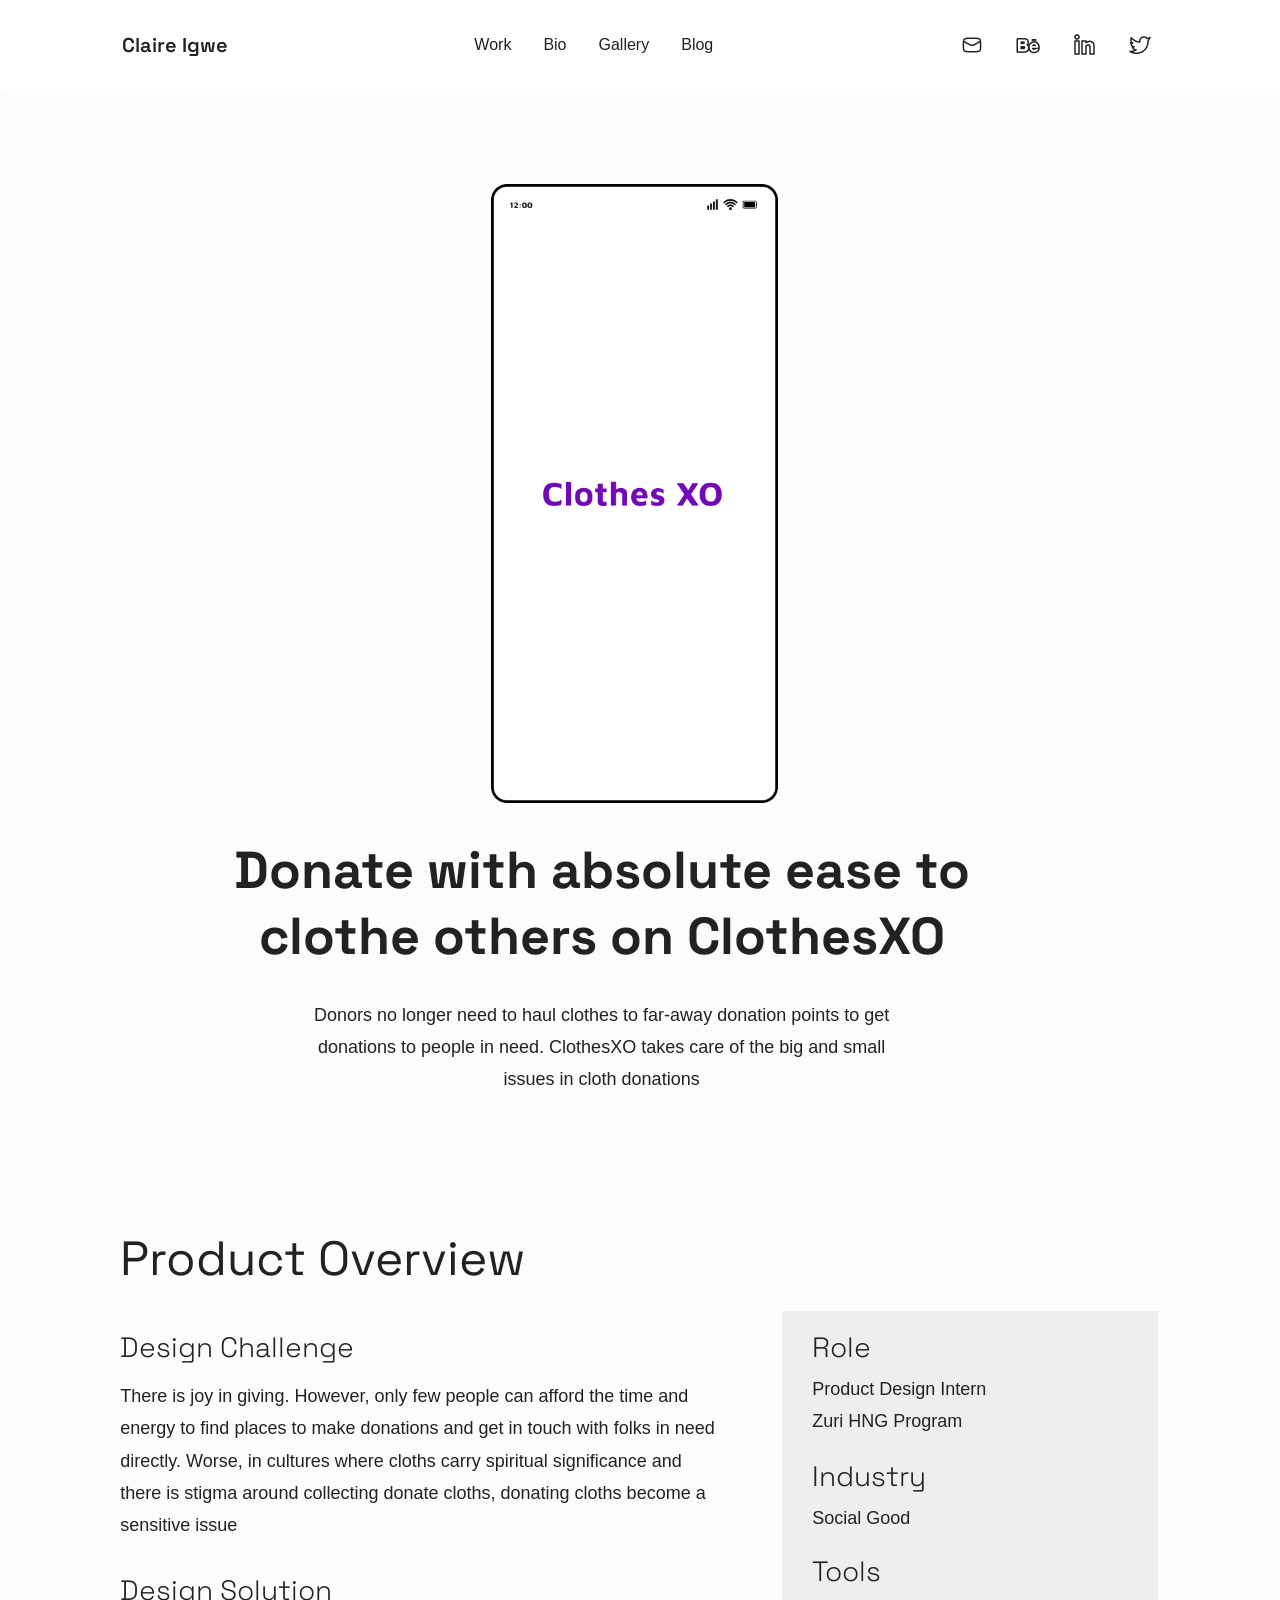
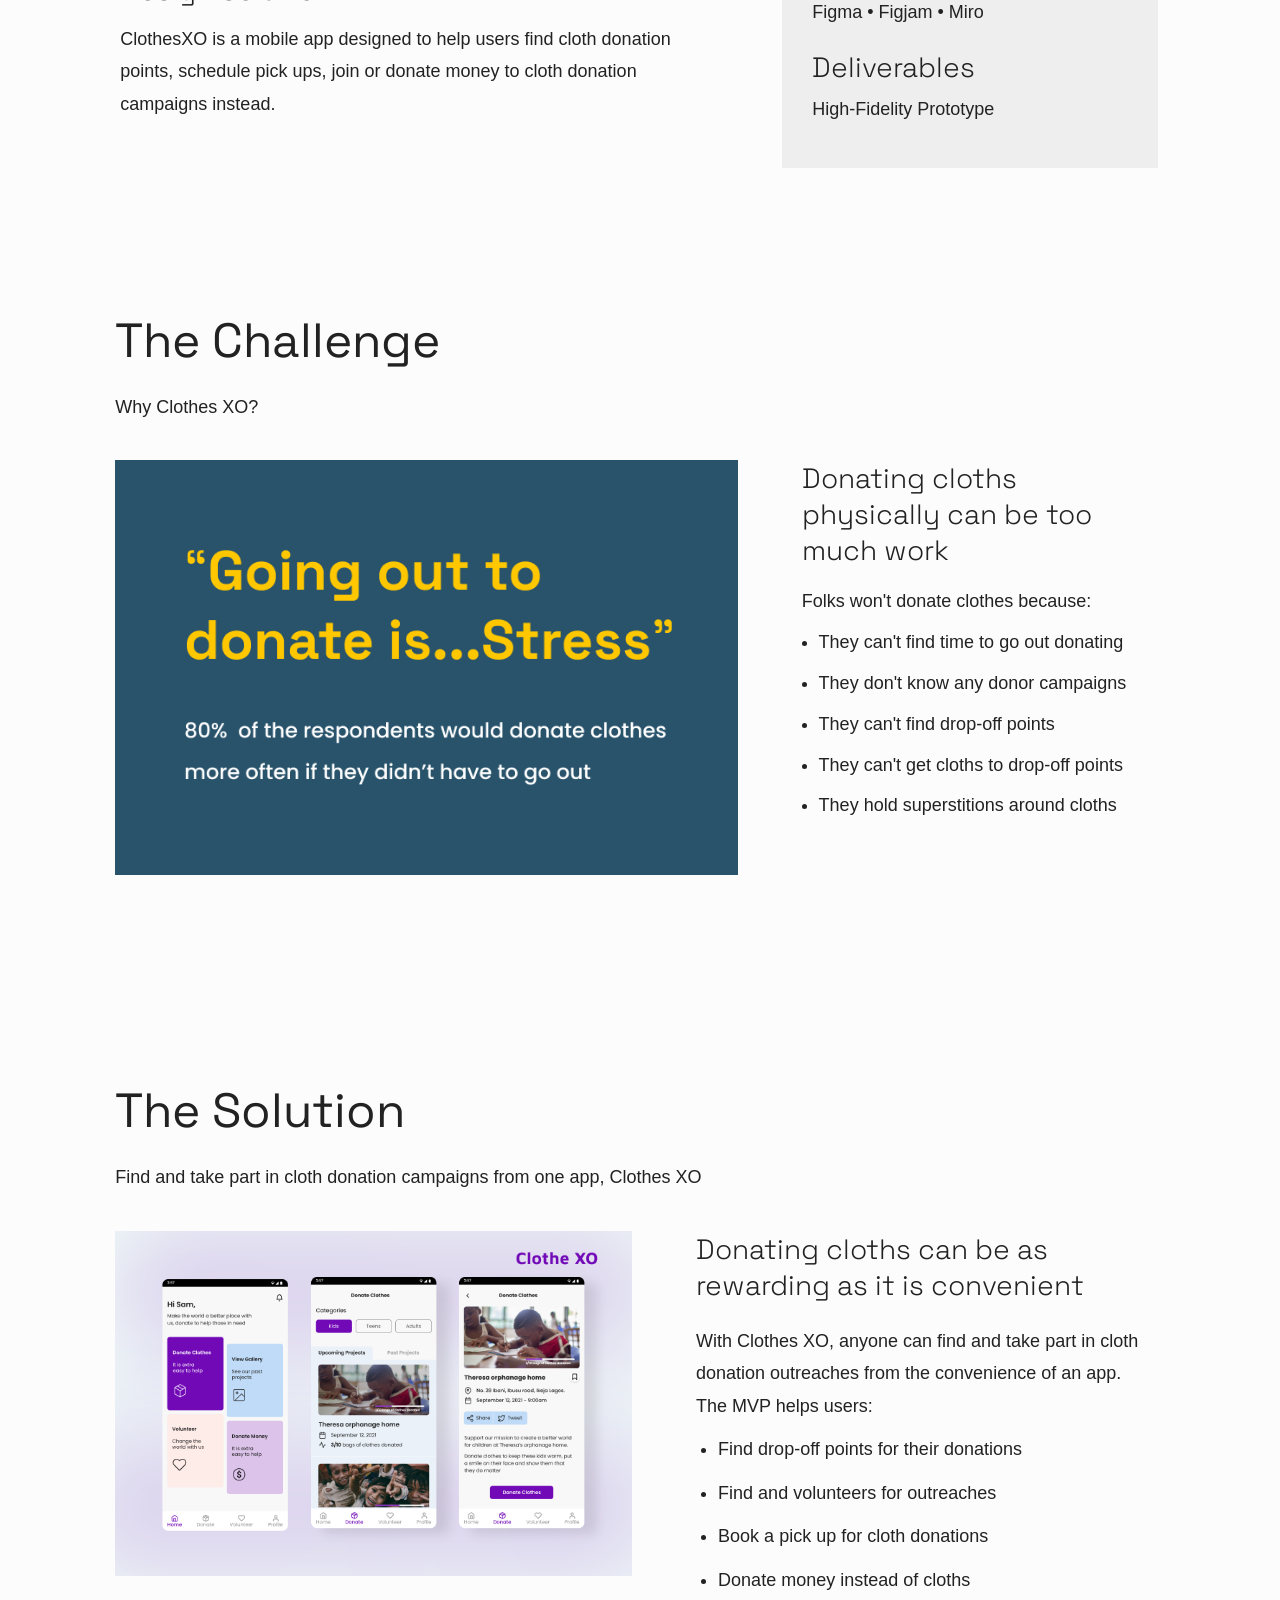
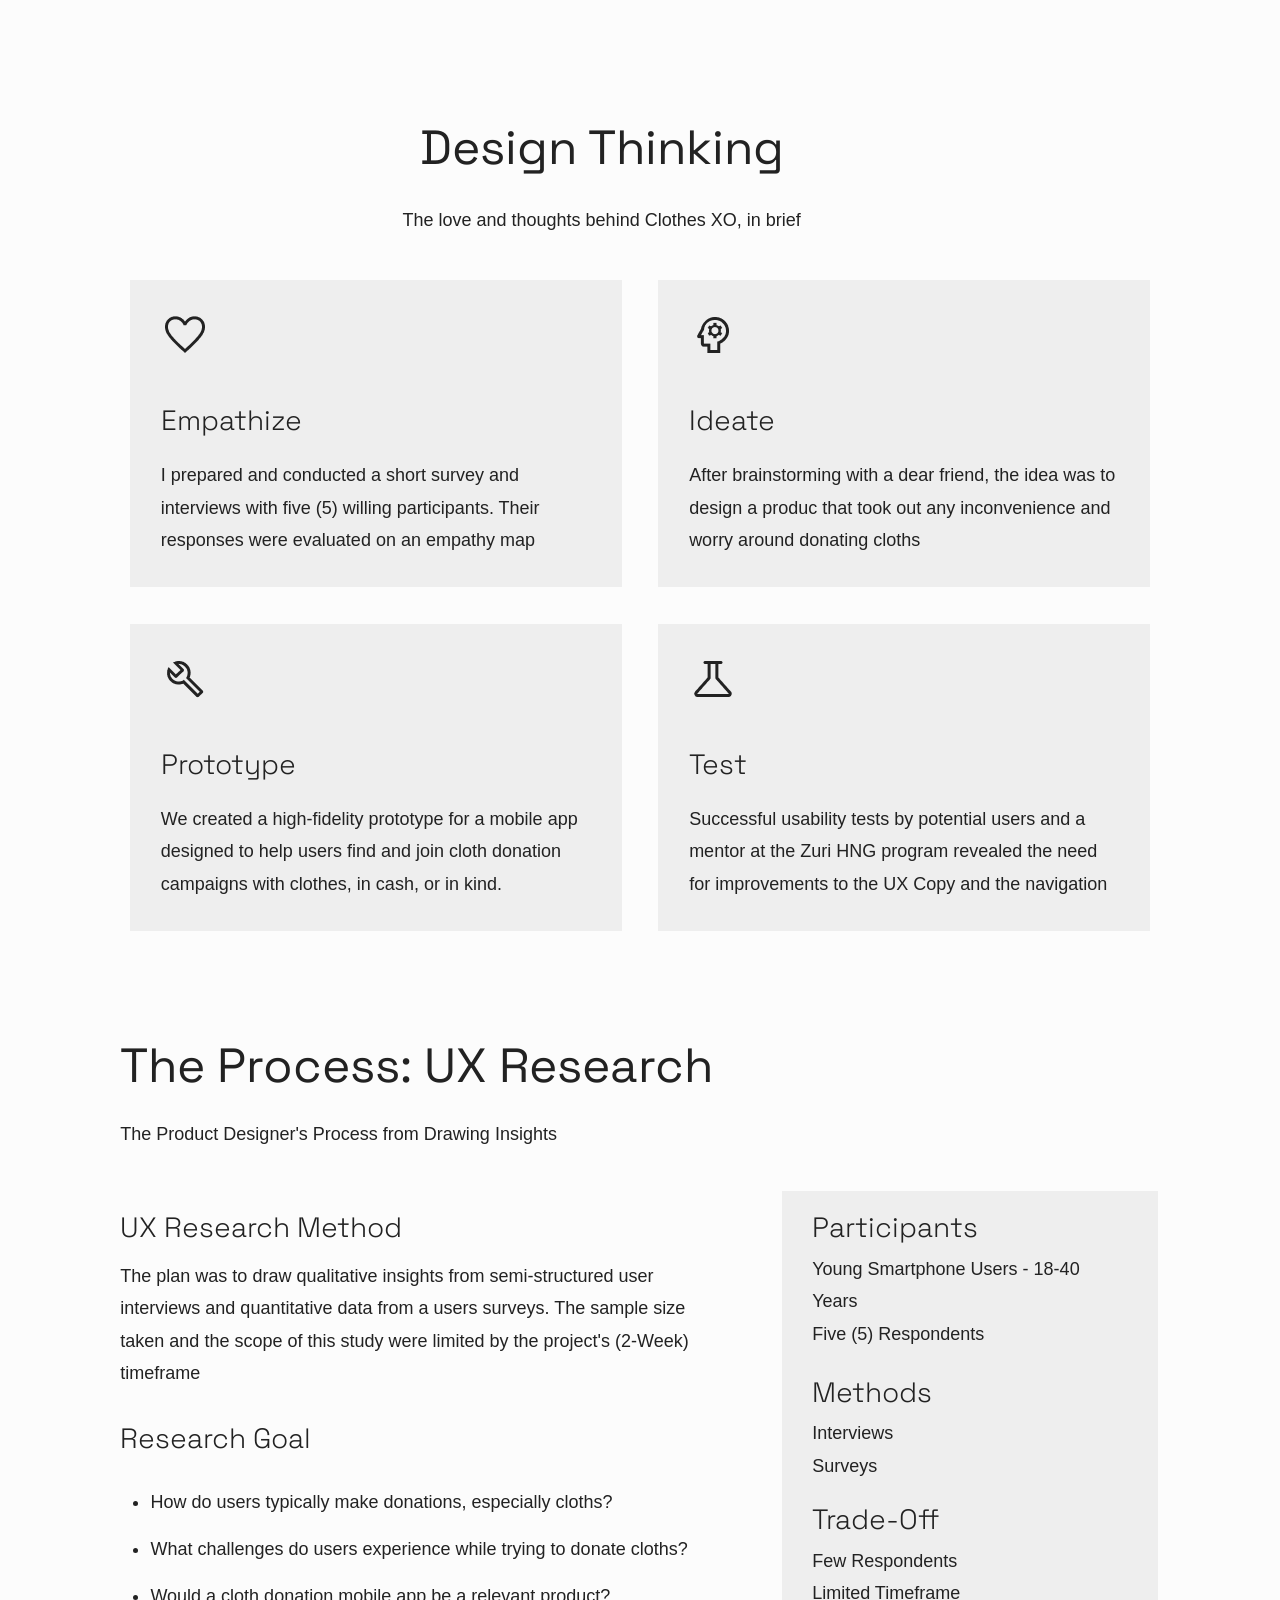
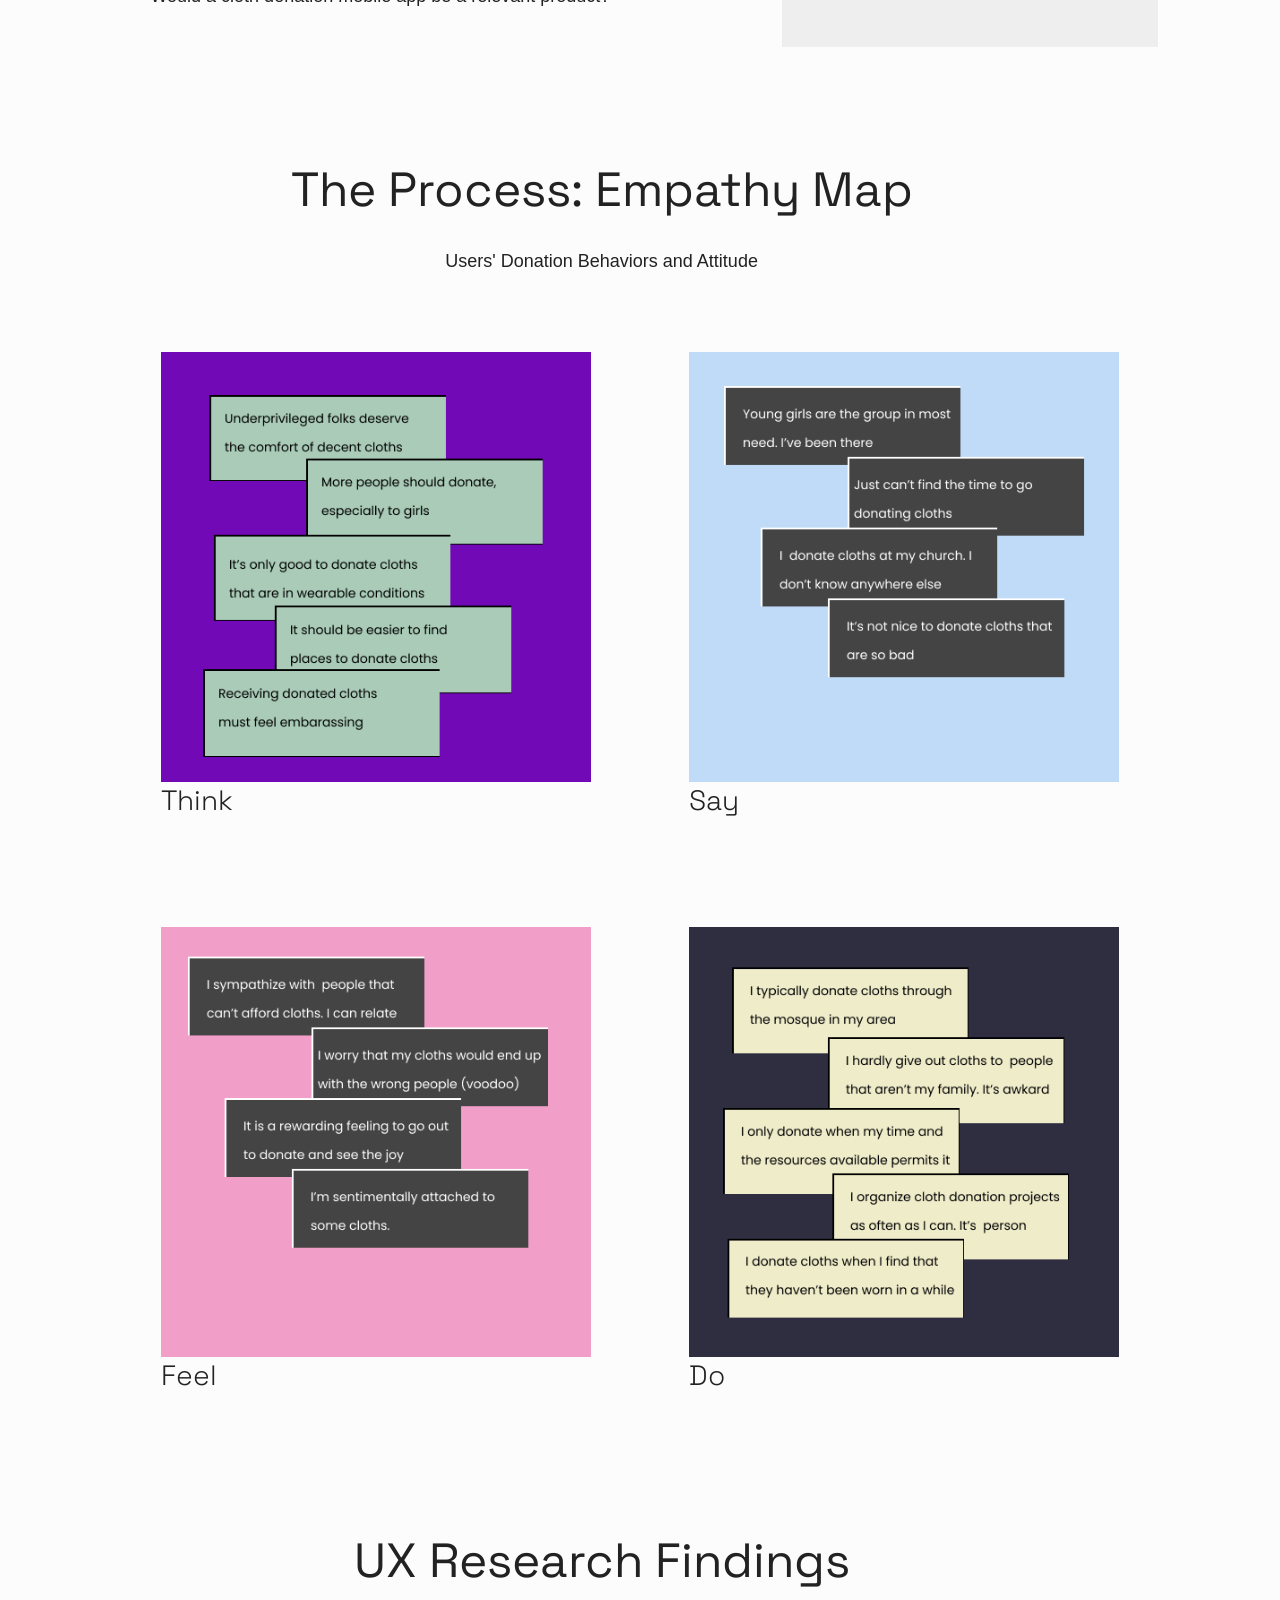
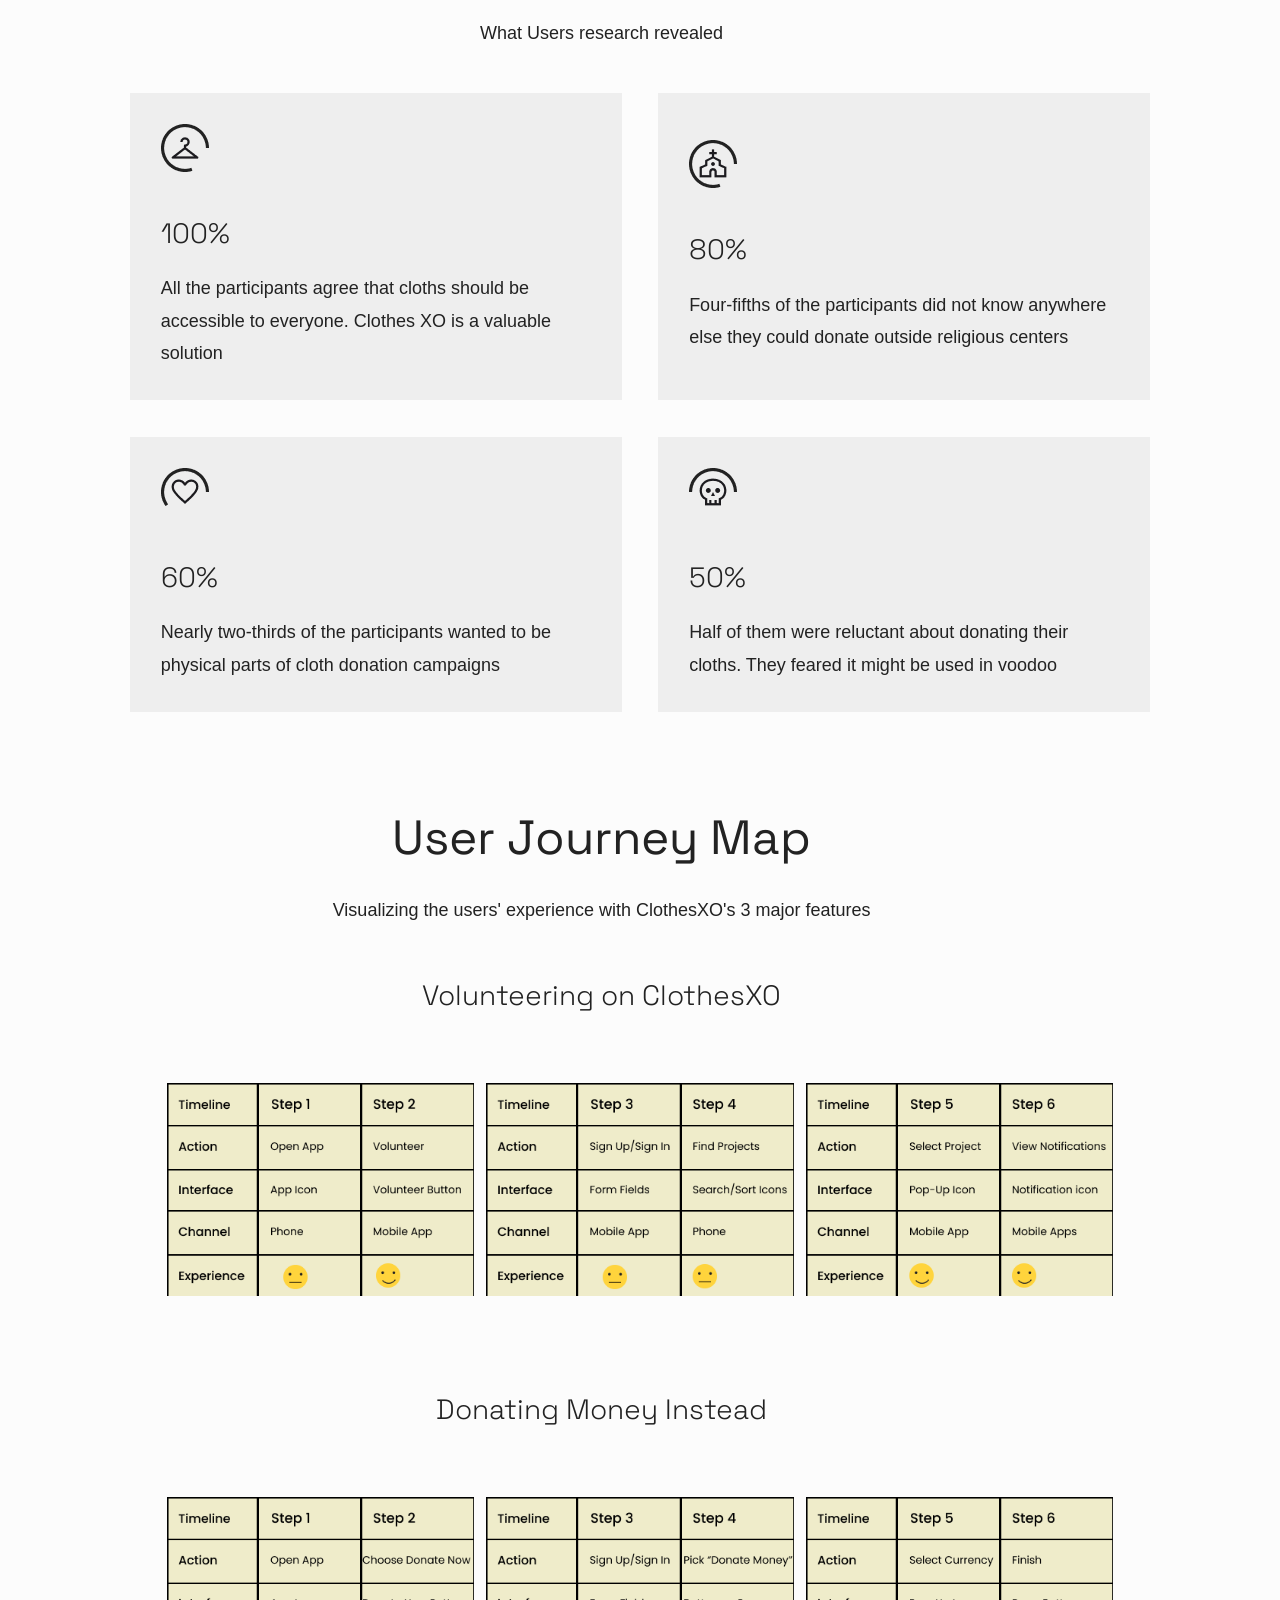
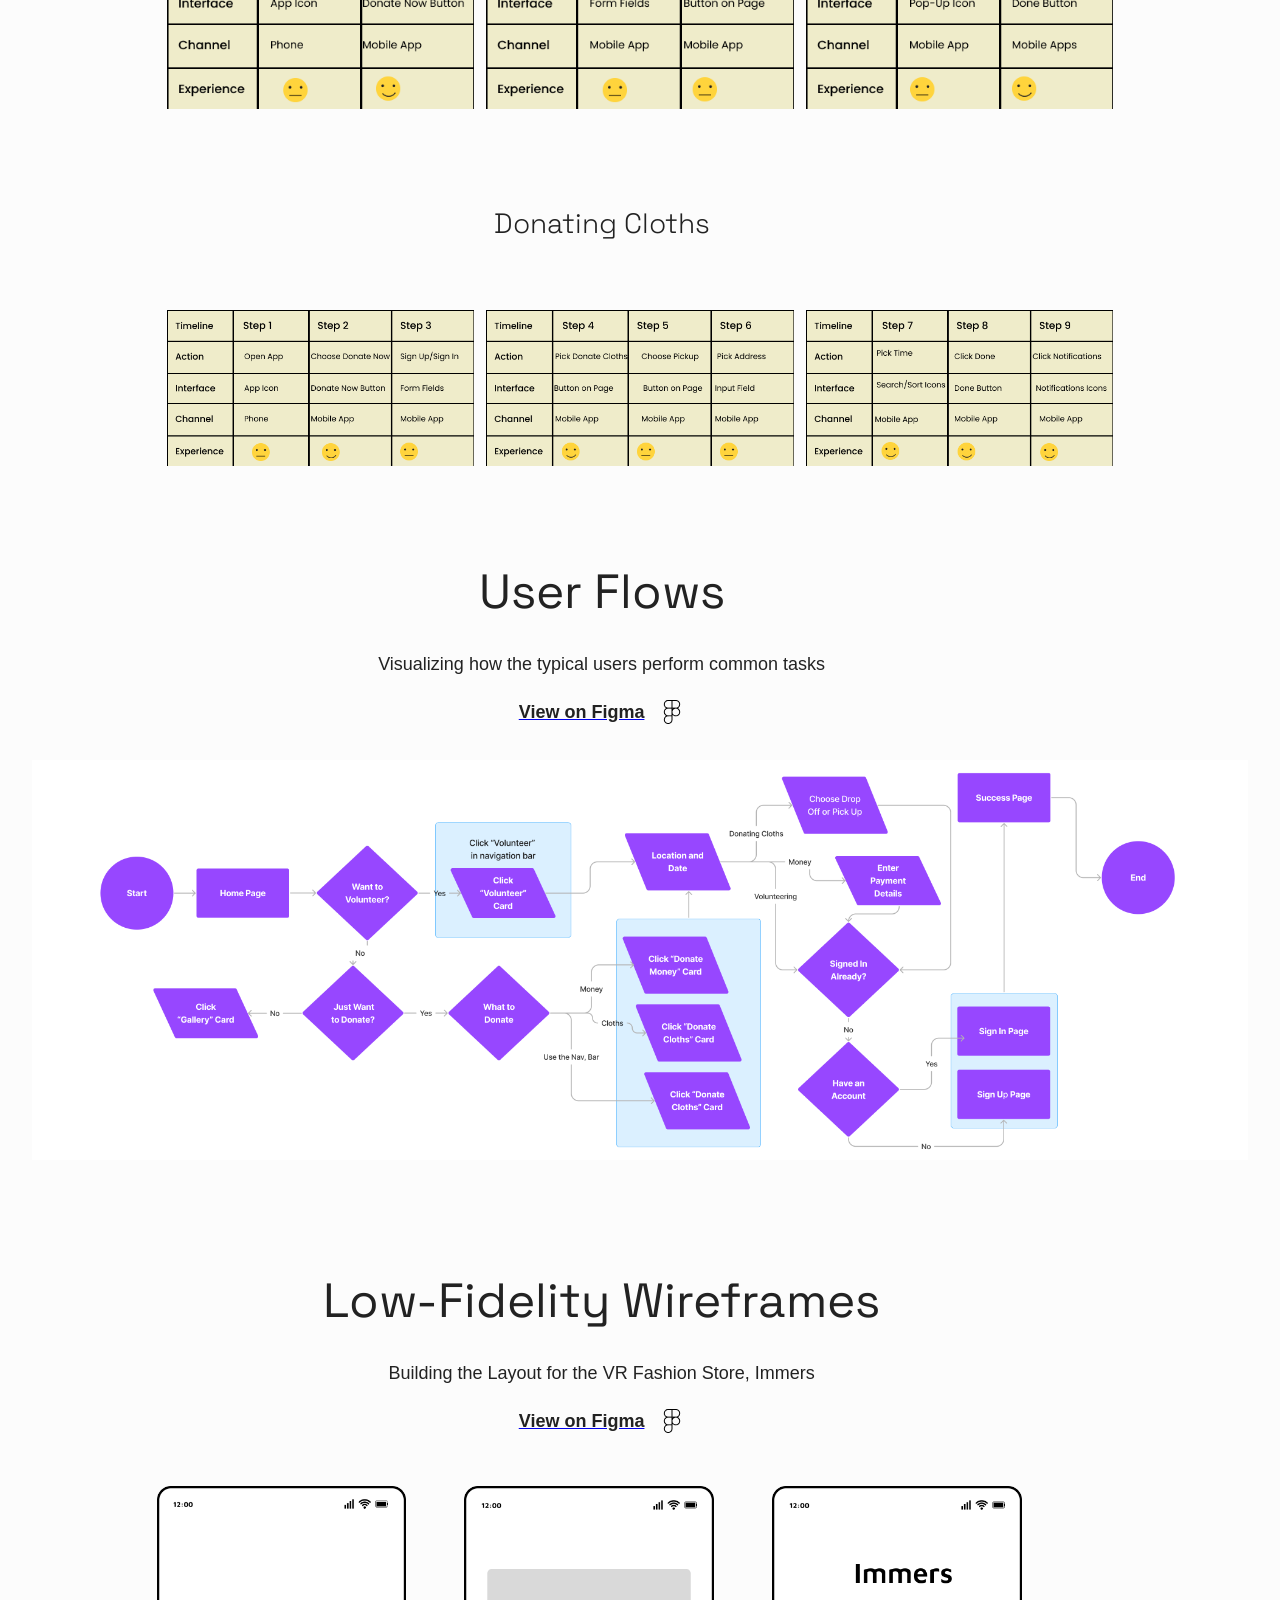
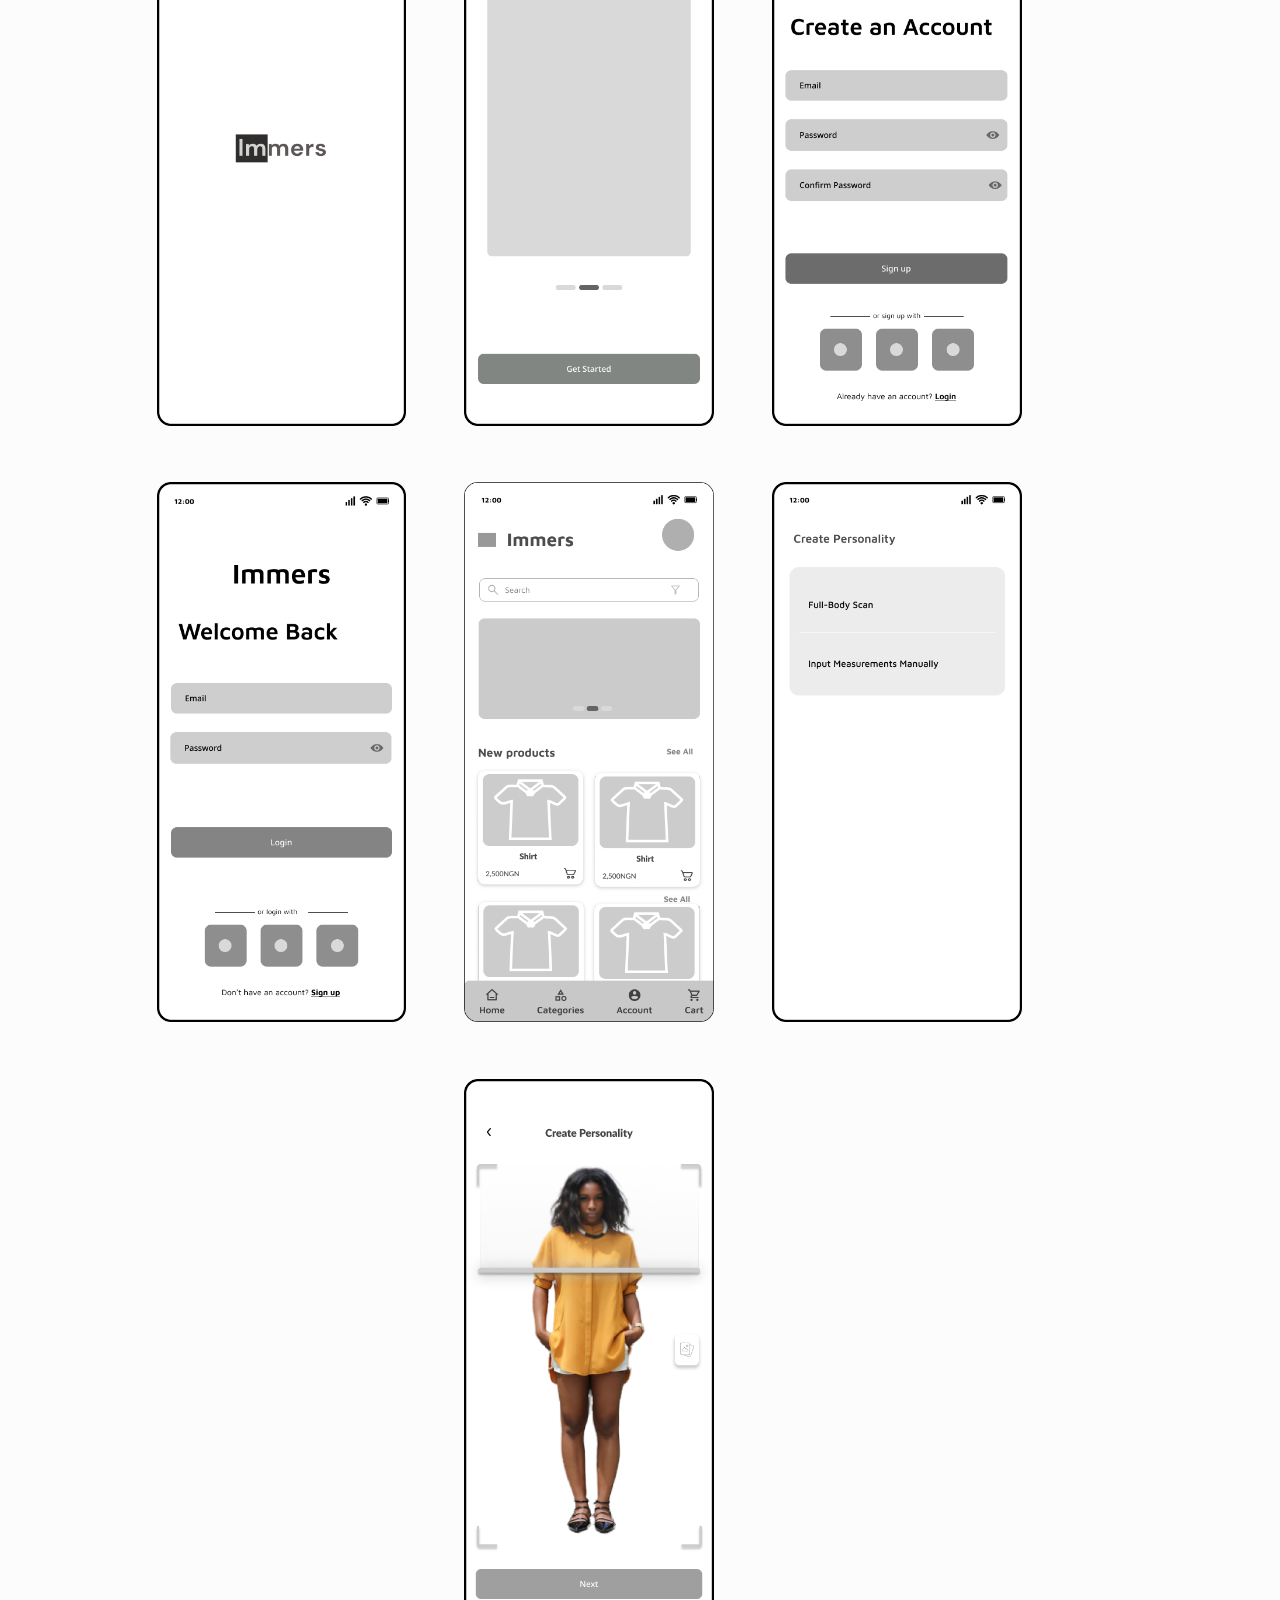
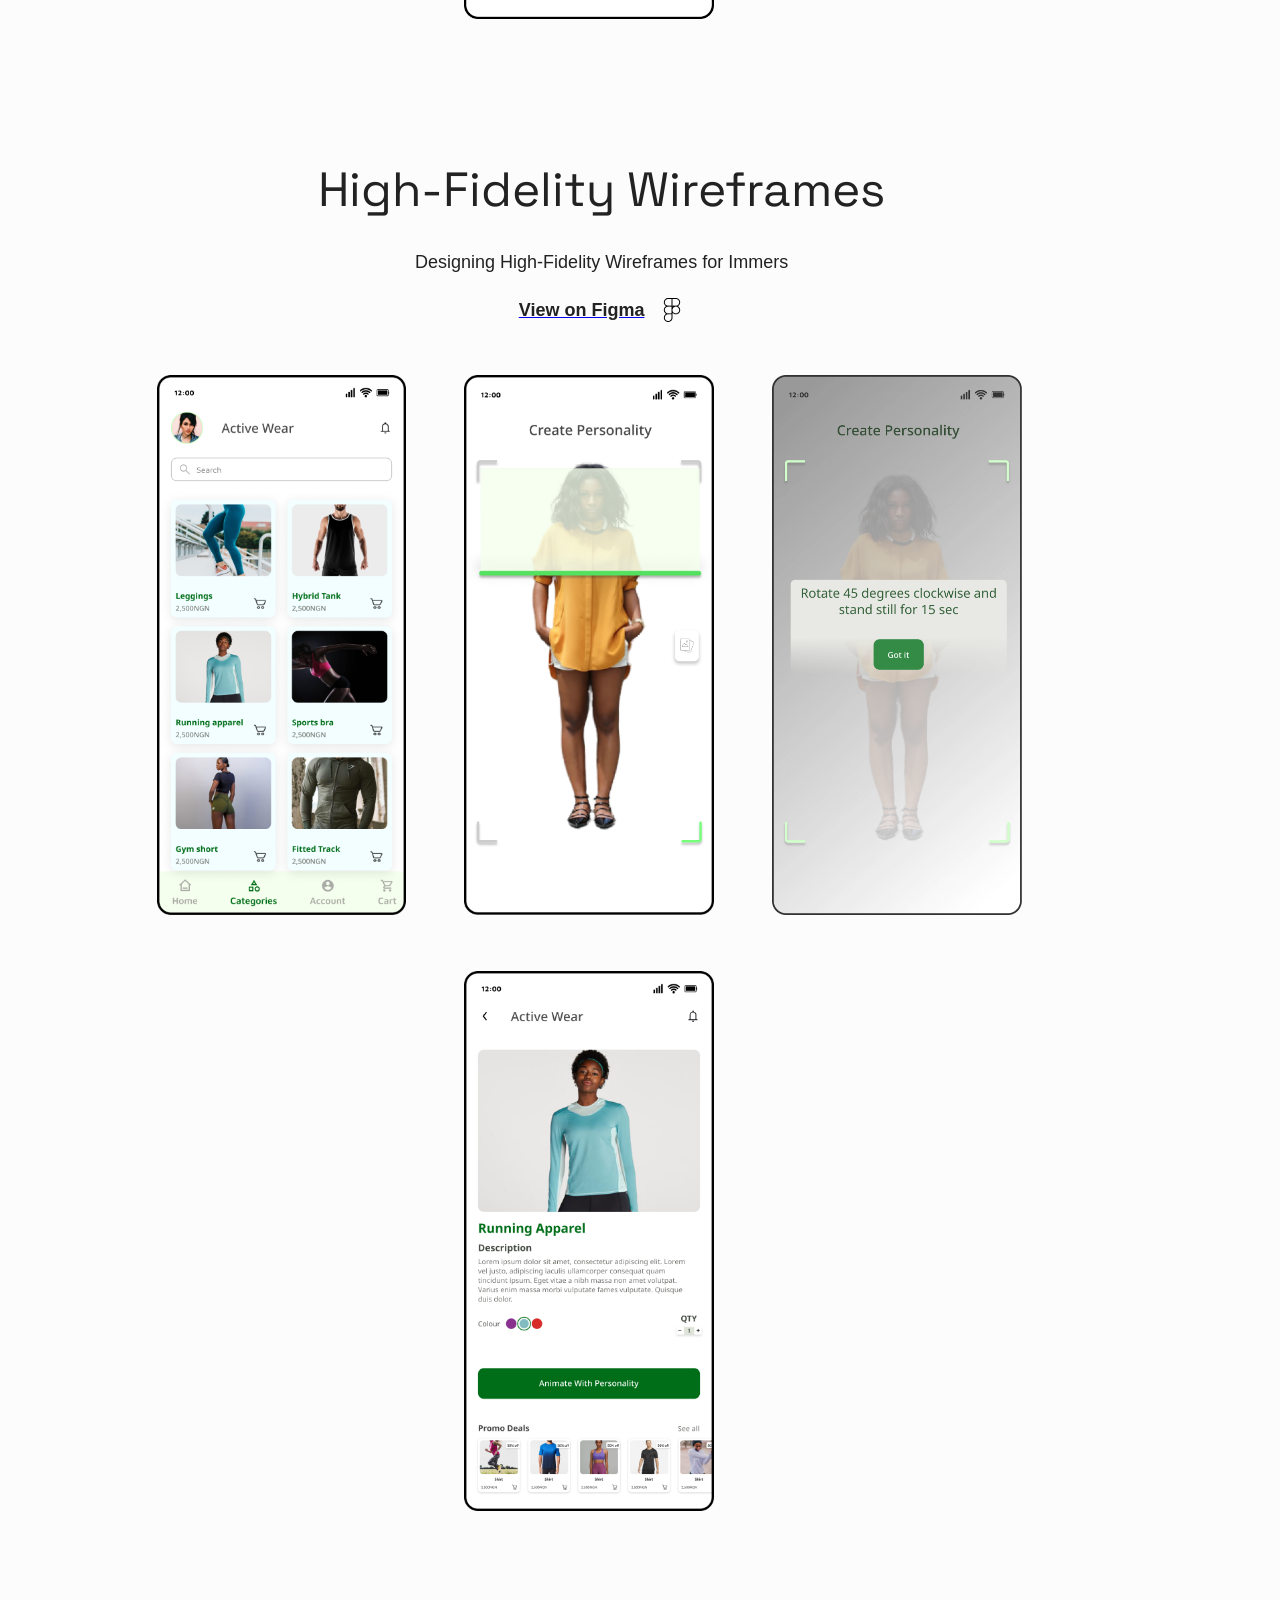
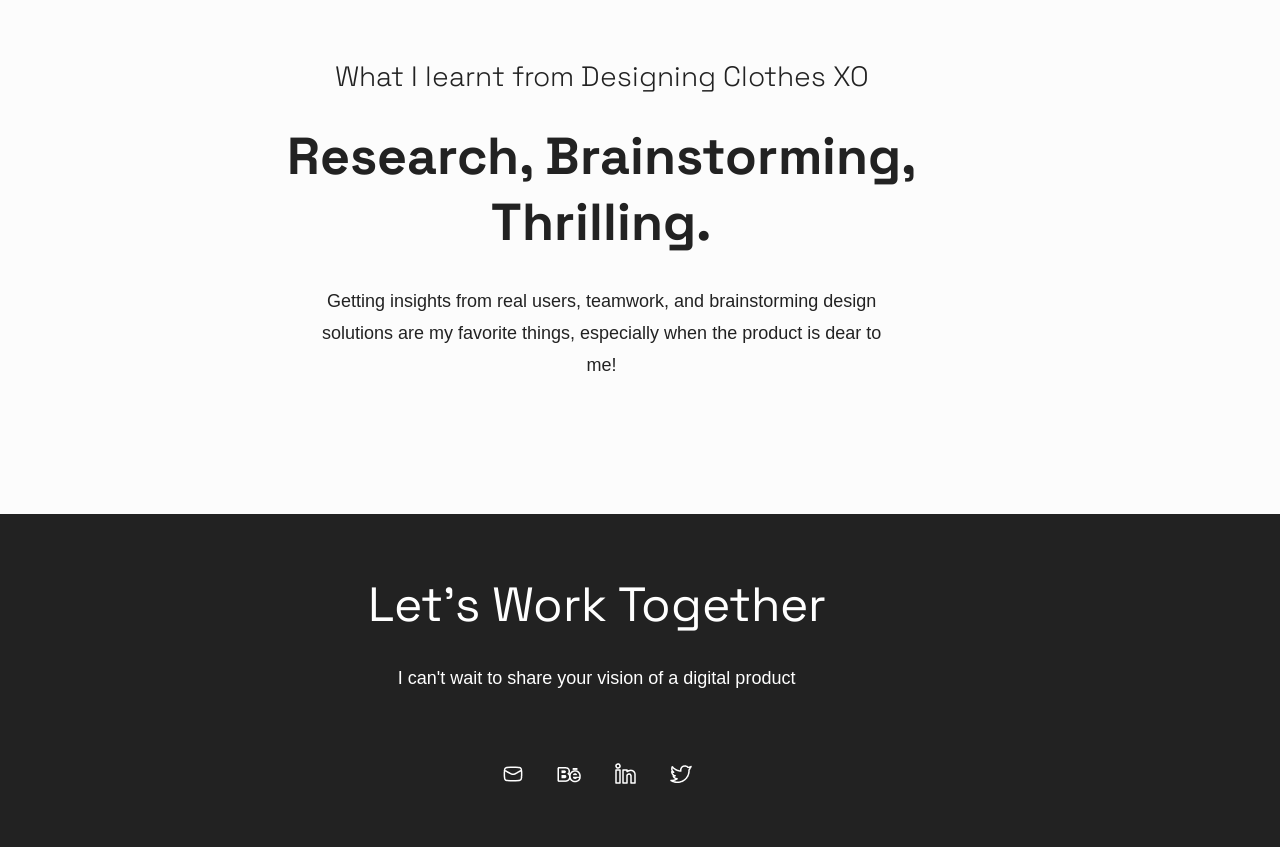
<file: clothes-xo/index.html>
<!DOCTYPE html>
<html lang="en-US">
    <head>
        <meta charset="UTF-8">
        <meta name='viewport' content='width=device-width, initial-scale=1.0, maximum-scale=1.0' />
        <title>Clothes XO- Case Study</title>
        <style>
            
            @import url('https://fonts.googleapis.com/css?family=Space+Grotesk&display=swap');
            
            *{
                padding: 0%;
                margin: 0%;
                }
            
            body{
                box-sizing: border-box;
                width: 94vw;
                padding: 0%;
                margin: 0%;
                display: flex;
                flex-direction: column;
                align-items: center;
                background-color: #fcfcfc;
                overflow-x: hidden; 
            }
            
            header{
                box-sizing: border-box;
                width: 110%;
                height: 85vh;
                margin: 0%;
                padding: 0%;
                display: flex;
                flex-direction: column;
                justify-content: flex-start;
                align-items: bottom;
            }


            nav{
                box-sizing:border-box;
                height: 10%;
                width: 100vw;
                position: fixed;
                left: 0px;
                margin: 0%;
                padding: 0% 10% 0% 9.5%;
                display: flex;
                justify-content: space-between;
                align-items: center;
                background-color: white;
                z-index: 4;
                box-shadow: 1px 1px #fbfbfb;
            }

            #logo{
                box-sizing: border-box;
                font-family: 'Space Grotesk', 'Franklin Gothic Medium', 'Arial Narrow', Arial, sans-serif;
                font-size: 20px;
                font-weight: 600;
                text-align: center;
                z-index: 50;
            }


            #logo:hover{
                color: #444444;
                cursor: pointer;
            }

            #logo a{
                text-decoration: none;
                color: #222222;
            }

            #link_item{
                box-sizing: border-box;
                width: auto;
                height: 40px;
                font-family:'Segoe UI', Tahoma, Geneva, Verdana, sans-serif;
                font-size: 16px;
                display: flex;
                gap: 32px;
                justify-content: flex-start;
                text-align: center;
                align-items: center;   
            }
            
            #social_item{
                box-sizing: border-box;
                width: auto;
                height: auto;
                display: flex;
                gap: 32px;
                align-items:center;
            }

            #hamburger{
                display: none;
                align-self: center;
            }

            #dropdown_items{
                display: none;
            }

            hr{
                color: none;
            }
           
            .social_links{
                display:flex;
                padding: 0%;
                margin: 0%;
                transition: transform 0.3s;
                text-align: center;
                align-items:center;
            }

            .nav_links{
                padding-bottom: 8px;
                padding-top: 8px;
                text-decoration: none;
                color: #222222;

            }
            
            .social_links:hover{
                transform: scale(1.2);
            }

            .nav_links:hover{
                border-bottom: 1px solid #444444;
                color: #444444;
                cursor: pointer;
            }

            #hero{
                box-sizing: border-box;
                width: 92.5%;
                height: 90%;
                position: relative;
                top: 15%;
                left: 6.25%;
                display: flex;
                flex-wrap: nowrap;
                align-items: flex-end;
                justify-content: center;
                padding: 0%;
                margin: 0%;
                gap: 5%;
            }

            #hero img{
                height: 90%;
                width: auto;
            }
            
            #hero_text{
                box-sizing: border-box;
                width: 100%;
                height: 100%;
                display: flex;
                flex-direction: column;
                justify-content: center;
                align-items: center;
                text-align: center;
                margin: 5% 10% 5% 10%;
                gap: 5%;
                padding: 1%;
            }

            #hero_text2{
                box-sizing: border-box;
                width: 100%;
                height: 100%;
                display: flex;
                flex-direction: column;
                justify-content: center;
                align-items: center;
                text-align: center;
                margin: 5% 10% 0% 10%;
                gap: 5%;
                padding: 1%;
            }

            #title_section{
                box-sizing: border-box;
                width: 100%;
                height: 100%;
                display: flex;
                flex-direction: column;
                justify-content: flex-start;
                align-items:left;
                margin: 0%;
                gap: 5%;
                padding: 5% 0% 0% 2.5%;
            }

            #title_section3{
                box-sizing: border-box;
                width: 100%;
                height: 100%;
                display: flex;
                flex-direction: column;
                justify-content: flex-start;
                align-items:left;
                margin: 0%;
                gap: 5%;
                padding: 5% 0% 0% 10%;
            }
            
            #title_section h2, #title_section3 h2{
                box-sizing: border-box;
                align-items:left;
                text-align: left;
            }

            #title_section p, #title_section3 p{
                box-sizing: border-box;
                align-self:left;
                text-align: left;
                padding: 0%;
                margin-bottom: 3.75%;
                
            }

            #title_section2{
                box-sizing: border-box;
                width: 100vw;
                height: 100%;
                display: flex;
                flex-direction: column;
                justify-content: flex-start;
                align-items:center;
                text-align: center;
                margin: 0%;
                gap: 5%;
                padding: 5% 0% 0% 0%;
            }
            
            #title_section2 h2{
                box-sizing: border-box;
                width: 90vw;
                align-items:center;
                text-align: center;
            }

            #title_section2 p{
                box-sizing: border-box;
                width: 90vw;
                align-self: center;
                text-align: center;
            }

            #title_section2 a p{
                box-sizing: border-box;
                width: fit-content;
                align-self: center;
                text-align: center;
                margin-right: 1.25%;
                font-weight: 600;
            }

            #title_section2 a{
                box-sizing: border-box;
                display: flex;
                width: 100%;
                align-items: center;
                justify-content: center;
                text-align: left;
                margin: 1.25% 0% 0% 0%;
            }

            h1{              
                font-family: 'Space Grotesk', 'Franklin Gothic Medium', 'Arial Narrow', Arial, sans-serif;
                font-size: 52px;
                color: #222222;
                padding: 0% 15% 2.5% 15%;
                margin: 0%;
            }                   

            h2{
                font-family: 'Space Grotesk', 'Franklin Gothic Medium', 'Arial Narrow', Arial, sans-serif;
                font-size:48px;
                font-weight: 400;
                color: #222222;
                padding: 0% 0% 2% 0%;
                margin: 0%;
                align-items: left;
                text-align: center;
            }

            
            h4{
                box-sizing:border-box;
                max-width: 720px;
                font-family: 'Space Grotesk','Franklin Gothic Medium', 'Arial Narrow', Arial, sans-serif;
                font-size: 28px;
                font-weight: 300;
                color: #222222;
                padding: 0%;
                margin-bottom: 2.5%;
            }

            p{
                font-family:'Segoe UI', Tahoma, Geneva, Verdana, sans-serif;
                font-size: 18px;
                font-weight: 400;
                color: #222222;
                padding: 0%;
                margin: 0%;
                line-height: 1.8;
            }

            li{
                font-family:'Segoe UI', Tahoma, Geneva, Verdana, sans-serif;
                font-size: 18px;
                font-weight: 400;
                color: #222222;
                padding: 0%;
                margin: 0% 0% 0% 5%;
                line-height: 1.8;  
            }

            .paragraph_limits{
                padding: 0% 20% 5% 20%;
                text-align: center;
            }

            .paragraph_limits2{
                padding: 0% 25%;
                text-align: center;
            }

            #text_button{
                box-sizing: border-box;
                width: fit-content;
                font-family: 'Segoe UI', Tahoma, Geneva, Verdana, sans-serif;
                font-size: 18px;
                font-weight: 500;
                color: #222222;
                padding: 0%;
                margin: 0%;
            }

            #text_button:hover{
                color: #444444;
            }

            .projects{
                box-sizing: border-box;
                width: 80vw;
                height: auto;
                display: flex;
                flex-direction: column;
                justify-content: space-between;
                align-items:center;
                text-align: center;
                margin: 0%;
                padding: 2.5% 0% 0% 0%;
            }
            
            .project{
                box-sizing: border-box;
                width: 100%;
                height: fit-content;
                display: flex;
                justify-content: flex-start;
                gap: 5%;
                align-items: top;
                margin: 0% 0% 5% 5%;
                padding: 0%;
            }

            #no_bottom{
                margin-bottom: 0%;
                padding-bottom: 0%;
            }

            .mockup{
                box-sizing: border-box;
                width: 120%;
                display: flex;
                transition: transform 0.3s;
                background-image: url(../Images/challenges-clothesxo.png);
                background-repeat: no-repeat;
                background-size: contain;
                aspect-ratio: 1.5;
                object-position: center;
                margin: 0%;
                padding: 0%;
            }

            .mockup1{
                box-sizing: border-box;
                width: 120%;
                display: flex;
                transition: transform 0.3s;
                background-image: url(../Images/clothe_xo.png);
                background-repeat: no-repeat;
                background-size: contain;
                aspect-ratio: 1.5;
                object-position: center;
                margin: 0%;
                padding: 0%;
            }
            

            .mockup:hover, .mockup1:hover{
                transform: scale(1.02);
            }

            .project_card{
                max-width: 90%;
                height: auto;
                display: flex;
                flex-wrap: wrap;
                flex-direction: column;
                justify-content: flex-start;
                text-align: left;
                padding: 0% 0% 0% 1.25%;                   
            }
            

            .paragraph_limits3{
                    box-sizing: border-box;
                    max-width: 110%;
                    margin-top: 2.5%;


                }
            
                .label_text{
                color: #999999;
                font-size: medium;
                margin-bottom: 2.5%;
            }

            .text_button2{
                box-sizing: border-box;
                width: fit-content;
                font-family:'Segoe UI', Tahoma, Geneva, Verdana, sans-serif;
                font-size: 16px;
                font-weight: 500;
                color: #222222;
                padding: 0%;
                margin-top: 5%;
            }

            .pattern2{
                box-sizing: border-box;
                width: 80vw;
                height:fit-content;
                display: flex;
                flex-direction: column;
                justify-content:flex-start;
                align-items: center;
                margin: 0%;
            }

            .pattern_2{
                box-sizing: border-box;
                width: 120%;
                height: fit-content;
                display: flex;
                flex-wrap: wrap;
                justify-content: center;
                align-items: left;
                gap:2%;
                margin: 2.5% 0% 2.5% 7.5%;
            }

            .subheading{
                box-sizing: border-box;
                margin: 5% 0% 2.5% 0%;
                text-align: center;
            }
            
            .pattern_4{
                box-sizing: border-box;
                width: 120%;
                height: fit-content;
                display: flex;
                flex-wrap: wrap;
                justify-content: center;
                align-items: left;
                gap: 0%;
                margin: 2.5% 0% 2.5% 7.5%;
            }

            .pattern_2_card{
                box-sizing: border-box;
                width: 40%;
                display: flex;
                flex-direction: column;
                justify-content: center;
                align-items: left;
                text-align: left;
                background-color:#eeeeee;
                padding: 2.5%;
                margin: 1.5% 0.5%;
            }

            .pattern_3_card{
                box-sizing: border-box;
                width: 40%;
                display: flex;
                flex-direction: column;
                justify-content: center;
                align-items: left;
                text-align: left;
                padding: 2.5%;
                margin: 1.5% 0.5%;
            }

            .pattern_4_card{
                box-sizing: border-box;
                width: 25%;
                display: flex;
                flex-direction: column;
                justify-content: center;
                align-items: left;
                text-align: left;
                padding: 0%;
                margin: 1.5% 0.5%;
            }

            .pattern_5_card{
                box-sizing: border-box;
                width: 100%;
                height: 400px;
                display: flex;
                flex-direction: column;
                justify-content: center;
                align-items: center;
                padding: 0%;
                margin: 0.5% 0.5% 1.5% 0.5%;
                background-image: url(../Images/flow_desktop.png);
                background-repeat: no-repeat;
                background-position: center;
                background-size: cover;
            }
            
            .pattern_3_1_card{
                box-sizing: border-box;
                width: 50%;
                display: flex;
                flex-direction: column;
                justify-content: flex-start;
                align-items: left;
                text-align: left;
                background-color: transparent;
                padding: 0%;
                margin: 1.5% 0% 1.5% 5%;
            }

            .pattern_3_2_card{
                box-sizing: border-box;
                width: 31.25%;
                display: flex;
                flex-direction: column;
                flex-wrap: wrap;
                justify-content: flex-start;
                align-items: left;
                text-align: left;
                background-color: #eeeeee;
                padding: 1.5% 2.5%;
                margin: 0%;
            }

            .pattern_3_1_card p{
            margin-bottom: 5%;
            }

            .pattern_3_2_card section{
            margin-bottom: 7.5%;
            }

            .pattern_2_card h4{
                box-sizing: border-box;
                margin-bottom: 2.5%;

            }

           .pattern_2_card p{
                 margin-top: 2.5%;
            }

            .pattern_2_card img{
                box-sizing: border-box;
                width: fit-content;
                margin-bottom: 10%;
            }


            .pattern_3{
                box-sizing: border-box;
                width: 90%;
                height: fit-content;
                display: flex;
                flex-direction: row;
                flex-wrap: wrap;
                justify-content: center;               
                align-items: center;
                align-self: center;
                text-align: center;
                margin: 2.5% 0%; 
                padding: 0% 5% 0% 7.5%;
            }

            .image_text{
                box-sizing: border-box;
                min-width: 30%;
                max-width: 360px;
                height: auto;
                display: flex;
                flex-direction: column;
                margin-bottom: 2.5%;
                justify-content: space-between;
            }

            .image_text img{
                box-sizing: border-box;
                width: fit-content;
                height: 60vh;
                display: flex;
                flex-direction: column;
                margin: 5% 0% 5% 0%;
            }

            .image_text h4{
                box-sizing: border-box;
                margin: 0% 0% 5% 0%;
                text-align: left;
            }

            .image_text p{
                box-sizing: border-box;
                width: 80%;
                text-align: left;
            }

            footer{
                background-color: #222222;
                width: 112.5%;
                height: auto;
                display: flex;
                flex-direction: column;
                justify-content: center;
                padding: 5% 0% 5% 0%;
                align-items: center;
                margin-top: 10%;
                border-right: #222222 solid 10px;
                text-align: center;
            }
            
            footer h2{
                color: white;
            }

            footer p{
                color: white;
            }

            #footer_social_item{
                box-sizing: border-box;
                width: auto;
                height: auto;
                display: flex;
                gap: 32px;
                align-items:center;
                margin-top: 5%;
            }

            @media screen and (max-width:1200px) and (min-width:900px){

            h1{
                font-size: 48px;
            }
                
                .mockup, .mockup1{
                    box-sizing: border-box;
                    width: 150%;
                }


                #hamburger{
                    display: none;
                }
                
                #dropdown_items{
                    display: none;
                }

                .pattern_4_card{
                box-sizing: border-box;
                width: 32%;
                display: flex;
                flex-direction: column;
                justify-content: center;
                align-items: left;
                text-align: left;
                padding: 0%;
                margin: 1.5% 0.5%;
            }

            .pattern_5_card{
                box-sizing: border-box;
                width: 100%;
                height: 360px;
                display: flex;
                flex-direction: column;
                justify-content: center;
                align-items: left;
                text-align: left;
                padding: 0%;
                margin: 0.5% 0.5% 1.5% 0.5%;
                background-image: url(../Images/flow_desktop.png);
                background-repeat: no-repeat;
                background-position: center;
                background-size: cover;
            }

            }

            

            @media screen and (max-width:900px)
            {
                body{
                box-sizing: border-box;
                width: 100%;
                display: flex;
                flex-direction: column;
                align-items: center;
                padding: 0%;
                margin: 0%;
                background-color: #fcfcfc;
                overflow-x: hidden;
                }


                header{
                box-sizing: border-box;
                width: 100%;
                height: 75vh;
                display: flex;
                flex-direction: column;
                align-items: center;
                margin: 0% 0% 5% 0%;
                padding: 0%;
                }

                #hero{
                box-sizing: border-box;
                width: 92.5%;
                height: 90%;
                position: relative;
                top: 15%;
                left: 2.5%;
                display: flex;
                flex-wrap: nowrap;
                align-items: flex-end;
                justify-content: center;
                padding: 0%;
                margin: 0%;
                gap: 2.5%;
            }
            
                
                #hero_text{
                box-sizing: border-box;
                width: 100%;
                height: fit-content;
                display: flex;
                flex-direction: column;
                justify-content: flex-start;
                align-items: center;
                text-align: center;
                margin: 0% 2.5% 0% 2.5%;
                padding: 0% 0% 0% 0%;
                }

                #hero_text2{
                box-sizing: border-box;
                width: 100%;
                height: fit-content;
                display: flex;
                flex-direction: column;
                justify-content: flex-start;
                align-items: center;
                text-align: center;
                margin: 10% 2.5% 0% 2.5%;
                padding: 0% 0% 0% 0%;
                }

                #hero_text p{
                padding: 0% 5% 5% 5%;
                }

                nav{
                width: 100vw;
                padding: 0% 7.5%;
                box-shadow: 1px 1px #f5f5f5;
                background-color: #fbfbfb;
                }
                
                h1{
                padding: 0% 5% 7.5% 5%;
                }

                #social_item, #link_item{
                display: none;
                }
            
                #hamburger{
                display: flex;
                align-self: center;
               }

               #dropdown_items{
                box-sizing: border-box;
                width: 200px;
                height: 100vh;
                display: none;
                flex-direction: column;
                position: fixed;
                top: 0%;
                right: 5%;
                align-items: right;
                padding: 2% 2.5% 0.5% 3%;
                background-color: #eeeeee;
            }

                #dropdown_items a p{
                font-family:'Segoe UI', Tahoma, Geneva, Verdana, sans-serif;
                font-size: 16px;
                font-weight: 600;
                color: #222222;
                }

                .nav_links2{
                    box-sizing: border-box;
                    display: flex;
                    height: 44px;
                    text-align: left;
                    justify-content: flex-start;
                    align-items: center;
                    padding: 0%;
                    margin: 0%;
                    background-color: #eeeeee;
                    text-decoration: none;
                }

                .social_links2{
                    box-sizing: border-box;
                    display: flex;
                    flex-direction: row-reverse;
                    height: 44px;
                    text-align: left;
                    align-items: center;
                    padding: 0%;
                    margin: 0%;
                    justify-content: flex-end;
                    gap: 10%;
                    text-decoration: none;
                }

                .nav_links2:hover{
                    background-color: #999999;
                }

                .social_links2:hover{
                    background-color: #999999;
                }

                #cancel_icon{
                display: flex;
                justify-content: flex-end;
                box-sizing: border-box;
                text-decoration: none;
                padding: 5% 0% 5% 0%;
                }

                #logo_new{
                display: none;

            }
            
            #logo_new p{
                text-decoration: none;
                color: #222222;

            }

                .paragraph_limits{
                padding: 0% 20%;
                margin-bottom: 5%;
                text-align: center;
                align-self: center;
                }

                .paragraph_limits2{
                padding: 0% 20%;
                margin-bottom: 5%;
                text-align: center;
                align-self: center;
                }

                .paragraph_limits3{
                    box-sizing: border-box;
                    width: 85%;
                }

                .projects{
                box-sizing: border-box;
                width: 90vw;
                height: auto;
                display: flex;
                flex-direction: column;
                justify-content: space-between;
                align-items:center;
                text-align: center;
                margin: 0%;
                padding: 2.5% 0% 0% 0%;
                align-self: center;
            }
                
                .project{
                box-sizing: border-box;
                width:100%;
                height: auto;
                display: flex;
                flex-direction: column;
                justify-content: center;
                align-items: center;
                margin: 2.5% 0% 7.5% 0%;
                padding: 0%;
            }


            .project_card{
                padding: 0%;
                margin: 5% 5% 0% 5%;                  
            }

            #title_section{
                box-sizing: border-box;
                width: 100%;
                height: 100%;
                display: flex;
                flex-direction: column;
                justify-content: flex-start;
                align-items:center;
                margin: 0%;
                gap: 5%;
                padding: 5% 0% 0% 0%;
            }
            
            #title_section h2{
                box-sizing: border-box;
                align-items:center;
                text-align: center;
            }

            #title_section p{
                box-sizing: border-box;
                align-self:center;
                text-align: center;
            }
            
            .label_text{
                margin-bottom: 5%;
            }

            #text_button{
                box-sizing: border-box;
                width: fit-content;
            }
            
            .text_button2{
                box-sizing: border-box;
                width: fit-content;
                font-family:'Segoe UI', Tahoma, Geneva, Verdana, sans-serif;
                font-size: 16px;
                font-weight: 500;
                color: #222222;
                padding: 0%;
                margin-top: 2.5%;
            }

            .pattern_2_card{
                box-sizing: border-box;
                width: 70%;
            }

            .pattern_3_card{
                box-sizing: border-box;
                width: 70%;
            }

            .pattern_3_1_card{
                box-sizing: border-box;
                width: 80%;
            }

            .pattern_3_2_card{
                box-sizing: border-box;
                width: 80%;
                flex-direction: column;
                gap: 5%;
            }

            .pattern_3_1_card p{
            margin-bottom: 7.5%;
            }

            .pattern_3_2_card section{
            margin-bottom: 7.5%;
            }

            .pattern_4_card{
                box-sizing: border-box;
                width: 45%;
                display: flex;
                flex-direction: column;
                justify-content: center;
                align-items: left;
                text-align: left;
                padding: 0%;
                margin: 1.5% 0.5%;
            }

            .pattern_5_card{
                box-sizing: border-box;
                width: 100%;
                height: 1300px;
                display: flex;
                flex-direction: column;
                justify-content: center;
                align-items: left;
                text-align: left;
                padding: 0%;
                margin: 0.5% 0.5% 1.5% 0.5%;
                background-image: url(../Images/flow_mobile.png);
                background-repeat: no-repeat;
                background-position: center;
                background-size: cover;
            }

            .subheading{
                box-sizing: border-box;
                margin: 7.5% 0% 2.5% 0%;
                text-align: center;
            }

            h4{
                font-family: 'Space Grotesk','Franklin Gothic Medium', 'Arial Narrow', Arial, sans-serif;
                font-size: 28px;
                font-weight: 300;
                color: #222222;
                padding: 0%;
                margin-bottom: 2.5%;
            }

            p{
                font-family:'Segoe UI', Tahoma, Geneva, Verdana, sans-serif;
                font-size: 18px;
                font-weight: 400;
                color: #222222;
                padding: 0%;
                margin: 0%;
                line-height: 1.8;
            }
   

            .mockup:hover, .mockup1:hover{
                transform: scale(1.02);
            }

            }

            @media screen and (max-width:660px){
            header{
                box-sizing: border-box;
                height: 75vh;
                margin-bottom: 5%;
            }

            #hero{
                box-sizing: border-box;
                width: 60%;
                height: 90%;
                position: relative;
                top: 15%;
                left: 2.5%;
                display: flex;
                flex-wrap: wrap;
                align-items: flex-end;
                justify-content: center;
                padding: 0%;
                margin: 0%;
                gap: 2.5%;
            }

            nav{
                width: 100vw;
                padding: 0% 5%;
                box-shadow: 1px 1px #f5f5f5;
                background-color: #fbfbfb;
                }

            h1{
                font-family: 'Space Grotesk', 'Franklin Gothic Medium', 'Arial Narrow', Arial, sans-serif;
                font-size: 48px;
                font-weight: 500;
                padding: 0% 5% 7.5% 5%;
                }

            .paragraph_limits3{
                box-sizing: border-box;
                width: 100%;
                }

            .paragraph_limits{
                padding: 0% 10%;
                text-align: center;
            }

            .paragraph_limits2{
                padding: 0% 10%;
                text-align: center;
            }

                h2{
                font-family: 'Space Grotesk', 'Franklin Gothic Medium', 'Arial Narrow', Arial, sans-serif;
                font-size:40px;
                font-weight: 600;
                color: #222222;
            }

            #hero_text{
                padding-bottom: 0%;
            }

            #hero_text2{
                padding-bottom: 0%;
                margin-top: 20%;
            }

            #title_section{
                box-sizing: border-box;
                width: 100%;
                height: 100%;
                display: flex;
                flex-direction: column;
                justify-content: flex-start;
                align-items:center;
                margin: 0%;
                gap: 5%;
                padding: 5% 0% 0% 0%;
            }
            
            #title_section h2{
                box-sizing: border-box;
                align-items:center;
                text-align: center;
            }

            #title_section p{
                box-sizing: border-box;
                align-self:center;
                text-align: center;
                padding: 0% 5%;
            }
            
            .project{
                    padding-bottom: 7.5%;
                }

            .projects{
                    padding-top: 2.5%;
                }

            .pattern_2_card{
                box-sizing: border-box;
                width: 90%;
                height: fit-content;
                padding: 10%;
            }

            .pattern_3_card{
                box-sizing: border-box;
                width: 90%;
                height: fit-content;
                padding: 10%;
            }

            #dropdown_items{
                box-sizing: border-box;
                width: 160px;
                display: none;
                flex-direction: column;
                position: fixed;
                top: 0%;
                right: 5%;
                align-items: right;
                padding: 3% 2.5% 0.5% 5%;
                background-color: #eeeeee;
            }

                #dropdown_items a p{
                font-family:'Segoe UI', Tahoma, Geneva, Verdana, sans-serif;
                font-size: 16px;
                font-weight: 600;
                color: #222222;
                }



                .nav_links2{
                    box-sizing: border-box;
                    display: flex;
                    height: 44px;
                    text-align: left;
                    justify-content: flex-start;
                    align-items: center;
                    padding: 0%;
                    margin: 0%;
                    background-color: #eeeeee;
                    text-decoration: none;
                }

                .social_links2{
                    box-sizing: border-box;
                    display: flex;
                    flex-direction: row-reverse;
                    height: 44px;
                    text-align: left;
                    align-items: center;
                    padding: 0%;
                    margin: 0%;
                    justify-content: flex-end;
                    gap: 10%;
                    text-decoration: none;
                }

                .nav_links2:hover{
                    background-color: #999999;
                }

                .social_links2:hover{
                    background-color: #999999;
                }

                #cancel_icon{
                display: flex;
                justify-content: flex-end;
                box-sizing: border-box;
                padding: 7.5% 0;

            }
                #logo_new{
                box-sizing: border-box;
                display: none;
                }

               
               footer{ 
                box-sizing: border-box;
                width: 109%;
                position: relative;
                left: 0%;
                background-color: #222222;
                display: flex;
                flex-direction: column;
                margin: 5% 0% 0% 0%;
                align-self: center;
                padding: 10% 5% 10% 5%;
                }
               
                footer p{
                padding: 0% 10%;
            }

            .pattern_4_card{
                box-sizing: border-box;
                width: 90%;
                display: flex;
                flex-direction: column;
                justify-content: center;
                align-items: left;
                text-align: left;
                padding: 0%;
                margin: 1.5% 0.5%;
            }

            .pattern_5_card{
                box-sizing: border-box;
                width: 90%;
                height: 800px;
                display: flex;
                flex-direction: column;
                justify-content: center;
                align-items: left;
                text-align: left;
                padding: 0%;
                margin: 0.5% 0.5% 1.5% 0.5%;
                background-image: url(../Images/flow_mobile.png);
                background-repeat: no-repeat;
                background-position: center;
                background-size: cover;
            }

            }

            @media screen and (max-width:396px){
                #dropdown_items{
                box-sizing: border-box;
                width: 100vw;
                display: none;
                flex-direction: column;
                position: fixed;
                top: 0%;
                right: 0%;
                align-self: center;
                align-items: right;
                margin-left: 5%;
                background-color: #eeeeee;
                padding: 5% 7.5% 5% 7.5%;
            }

                #dropdown_items a p{
                font-family:'Segoe UI', Tahoma, Geneva, Verdana, sans-serif;
                font-size: 16px;
                font-weight: 500;
                color: #222222;
                }

                #hero{
                box-sizing: border-box;
                width: 60%;
                height: 90%;
                position: relative;
                top: 15%;
                left: 2.5%;
                display: flex;
                flex-wrap: wrap;
                align-items: flex-end;
                justify-content: center;
                padding: 0%;
                margin: 0%;
                gap: 15%;
            }

            nav{
                width: 100vw;
                padding: 0% 5%;
                box-shadow: 1px 1px #f5f5f5;
                background-color: #fbfbfb;
                }

                .nav_links2{
                    box-sizing: border-box;
                    display: flex;
                    text-decoration: none;
                }

                .social_links2{
                    box-sizing: border-box;
                    display: flex;
                }

                .nav_links2:hover{
                    background-color: #999999;
                }

                .social_links2:hover{
                    background-color: #999999;
                }

                #cancel_icon{
                display: flex;
                justify-content: space-between;
                align-items: center;
                align-self: flex-end;
                box-sizing: border-box;
                background-color: #eeeeee;
                padding: 5% 0%;
            }


                #logo_new{
                box-sizing: border-box;
                display: none;
                }


            h1{
                font-family: 'Space Grotesk', 'Franklin Gothic Medium', 'Arial Narrow', Arial, sans-serif;
                font-size: 40px;
                font-weight: 500;
                width: 85vw;
                padding: 0% 0% 7.5% 7.5%;
                text-align: left;
                align-self: left;
                }

                #hero_text p{
                align-self: left;
                text-align: left;
                padding: 0% 5% 5% 10%;
                }

                #hero_text2{
                box-sizing: border-box;
                width: 115vw;
                position: relative;
                left: 0%;
                display: flex;
                flex-direction: column;
                margin: 5% 0% 0% 0%;
                align-self: center;
                padding: 10% 2.5%;
            }

            #hero_text2 p{
                box-sizing: border-box;
                width: 95vw;
                height: 100%;
                display: flex;
                justify-content: center;
                text-align: center;
                margin-bottom: 10%;
            }

            #hero_text2 h1{
                box-sizing: border-box;
                width: 95vw;
                height: 100%;
                display: flex;
                justify-content: center;
                text-align: center;
                margin: 0%;
            }

            #hero_text2 h4{
                box-sizing: border-box;
                width: 95vw;
                height: 100%;
                display: flex;
                justify-content: center;
                text-align: center;
                margin-bottom: 10%;
            }

                .projects{
                    padding-top: 10%;
                }

                .project{
                    padding-bottom: 10%;
                }
                
                .paragraph_limits3{
                    box-sizing: border-box;
                    width: 100%;
                }

                h2{
                font-family: 'Space Grotesk', 'Franklin Gothic Medium', 'Arial Narrow', Arial, sans-serif;
                font-size:32px;
                font-weight: 600;
                color: #222222;
                }

                #title_section{
                box-sizing: border-box;
                width: 100%;
                height: 100%;
                display: flex;
                flex-direction: column;
                justify-content: flex-start;
                align-items: center;
                margin: 0%;
                gap: 5%;
                padding: 5% 0% 0% 0%;
            }
            
            #title_section h2{
                box-sizing: border-box;
                align-items: center;
                text-align: center;
            }

            #title_section p{
                box-sizing: border-box;
                align-self:center;
                text-align: center;
            }

                .paragraph_limits{
                padding: 0% 1.25%;
                margin-bottom: 5%;
                text-align: center;
                align-self: center;
                }

                .paragraph_limits2{
                box-sizing: border-box;
                width: 100%;
                padding: 0% 1.25%;
                margin-bottom: 5%;
                text-align: center;
                align-self: center;
                }

                .paragraph_limits3{
                box-sizing: border-box;
                width: 200%;
                padding: 0% 0.5% 0% 0%;
                }

                #hero_text{
                box-sizing: border-box;
                width: 100%;
                height: fit-content;
                margin: 10% 2.5% 0% 2.5%;
                padding: 0%;
                }

                .project_card{
                width: 100%;
                padding: 0%;
                margin: 5% 0.5% 0% 1.25%;                  
                }

                .pattern_2_card{
                box-sizing: border-box;
                width: 100%;
                height: fit-content;
                padding: 7.5%;
            }

            .pattern_3_card{
                box-sizing: border-box;
                width: 100%;
                height: fit-content;
                padding: 7.5%;
            }

            .pattern_4_card{
                box-sizing: border-box;
                width: 100%;
                display: flex;
                flex-direction: column;
                justify-content: center;
                align-items: left;
                padding: 0%;
                margin: 0.5% 0% 1.5% 2.5%;
            }

            .pattern_5_card{
                box-sizing: border-box;
                width: 100%;
                height: 650px;
                display: flex;
                flex-direction: column;
                justify-content: center;
                align-items: center;
                padding: 0%;
                margin: 0.5% 0% 0.5% 2.5%;
                background-image: url(../Images/flow_mobile.png);
                background-repeat: no-repeat;
                background-position: center;
                background-size: cover;
            }

                #text_button{
                    box-sizing: border-box;
                    width: fit-content;
                }

                footer{
                box-sizing: border-box;
                width: 120%;
                position: relative;
                left: 0%;
                background-color: #222222;
                display: flex;
                flex-direction: column;
                margin: 5% 0% 0% 0%;
                align-self: center;
                padding: 10% 10%;
                }
            }

        </style>
            
        <script>
            function g(){cancel_icon.parentElement.style.display=""
            hamburger.style.display=""}
            
            function f(){cancel_icon.parentElement.style.display="flex"
            hamburger.style.display="none"}

        </script>


    </head>
    <body>
        <header>
            <nav>
                    <section id="logo"><a href="https://samuelakigbogun.github.io/portfolio">Claire Igwe</a></section>
                    
                    <section id="link_item">
                        <a href="https://samuelakigbogun.github.io/portfolio" class="nav_links">Work</a>
                        <a href="#" class="nav_links">Bio</a>
                        <a href="https://www.behance.net/claireigwe2" class="nav_links">Gallery</a>
                        <a href="#" class="nav_links">Blog</a>
                    </section>

                    <section id="social_item">
                        <a href="mailto:contact@claireigwe.com" class="social_links"><img src="../Images/mail.png" alt="Email Icon"></a>
                        <a href="https://www.behance.net/claireigwe2" class="social_links"><img src="../Images/behance.png" alt="Behance Icon"></a>
                        <a href="https://www.linkedin.com/in/claire-igwe" class="social_links"><img src="../Images/linkedin.png" alt="LinkedIn Icon"></a>
                        <a href="https://www.twitter.com/claire_uxdesign" class="social_links"><img src="../Images/twitter.png" alt="Twitter Icon"></a>
                    </section>

                    <section id="hamburger" onclick="f()">
                        <a href="#" class="social_links"><img src="../Images/hamburger.png" alt="Icon"></a>
                    </section>
                    
                    <section id="dropdown_items">
                        <a href="https://samuelakigbogun.github.io/portfolio-landing-page" id="cancel_icon" onclick="g()"><p id="logo_new">Claire Igwe</p><img src="../Images/close_icon.png" alt="Icon"></a>
                        <p class="label_text">Go To</p>
                        <a href="https://samuelakigbogun.github.io/portfolio" class="nav_links2"><p>Work</p></a>
                        <a href="#" class="nav_links2"><p>Bio</p></a>
                        <a href="https://www.behance.net/claireigwe2" class="nav_links2"><p>Gallery</p></a>
                        <a href="#" class="nav_links">Blog</a>
                        <hr><hr>
                        <p class="label_text">Reach Out</p>
                        <a href="mailto:contact@claireigwe.com" class="social_links2"><p>Email</p><img src="../Images/mail.png" alt="Email Icon"></a>
                        <a href="https://www.behance.net/claireigwe2" class="social_links2"><p>Behance</p><img src="../Images/behance.png" alt="Behance Icon"></a>
                        <a href="https://www.linkedin.com/in/claire-igwe" class="social_links2"><p>LinkedIn</p><img src="../Images/linkedin.png" alt="LinkedIn Icon"></a>
                        <a href="https://www.twitter.com/claire_uxdesign" class="social_links2"><p>Twitter</p><img src="../Images/twitter.png" alt="Twitter Icon"></a>
                    </section>
                
            </nav>


            <section id="hero">    
                <img src="../Images/ClothesXO.png" alt="ClothesXO Logo">
            </section>
                
        </header>

        
        <section id="hero_text">
            <h1>Donate with absolute ease to clothe others on ClothesXO</h1>
            <p class="paragraph_limits2">Donors no longer need to haul clothes to far-away donation points to get donations to people in need. ClothesXO takes care of the big and small issues in cloth donations</p>
        </section>
        
        <section id="projects">

            <section id="title_section3">
                <h2>Product Overview</h2>
            </section>

            <section class="project">

                <section class="pattern_3_1_card">
                    <h4>Design Challenge</h4>
                    <p>There is joy in giving. However, only few people can afford the time and energy to find places to make donations and get in touch with folks in need directly. Worse, in cultures where cloths carry spiritual significance and there is stigma around collecting donate cloths, donating cloths become a sensitive issue</p>
                    <h4>Design Solution</h4>
                    <p>ClothesXO is a mobile app designed to help users find cloth donation points, schedule pick ups, join or donate money to cloth donation campaigns instead.</p>
                </section>

                <section class="pattern_3_2_card">
                
                    <section>
                        <h4>Role</h4>
                        <p>Product Design Intern</p>
                        <p>Zuri HNG Program</p>

                    </section>

                    <section>
                        <h4>Industry</h4>
                        <p>Social Good</p>
                    </section>

                    <section>
                        <h4>Tools</h4>
                        <p>Figma • Figjam • Miro</p>
                    </section>

                    <section>
                        <h4>Deliverables</h4>
                        <p>High-Fidelity Prototype</p>
                    </section>

                </section>

            </section>
        </section>

        <section class="projects">

            <section id="title_section">
                <h2>The Challenge</h2>
                <p>Why Clothes XO?</p>
            </section>
            <section class="project">        
                <section class="mockup">
                    <!--<a href="#"><img src="../Images/houseafrica.png" alt="Project 2 Mockup"></a>-->
                </section>
                <section class="project_card">
                    
                    <h4>Donating cloths physically can be too much work</h4>
                    <p class="paragraph_limits3">Folks won't donate clothes because:</p>  
                    <ul>
                        <li class="paragraph_limits3">They can't find time to go out donating</li>
                        <li class="paragraph_limits3">They don't know any donor campaigns</li>
                        <li class="paragraph_limits3">They can't find drop-off points</li>  
                        <li class="paragraph_limits3">They can't get cloths to drop-off points</li>
                        <li class="paragraph_limits3">They hold superstitions around cloths</li>                              
                    </ul>                    
                </section>                             
            </section>
        
        </section>
        
        <section class="projects">

            <section id="title_section">
                <h2>The Solution</h2>
                <p>Find and take part in cloth donation campaigns from one app, Clothes XO</p>
            </section>

            <section class="project">        
                <section class="mockup1">
                    <!--<a href="#"><img src="../Images/houseafrica.png" alt="Project 2 Mockup"></a>-->
                </section>
                <section class="project_card">
                    <h4>Donating cloths can be as rewarding as it is convenient</h4>
                    <p class="paragraph_limits3">With Clothes XO, anyone can find and take part in cloth donation outreaches from the convenience of an app. The MVP helps users:</p>  
                    <ul>
                        <li class="paragraph_limits3">Find drop-off points for their donations</li>  
                        <li class="paragraph_limits3">Find and volunteers for outreaches</li>
                        <li class="paragraph_limits3">Book a pick up for cloth donations</li>
                        <li class="paragraph_limits3">Donate money instead of cloths</li>                                   
                    </ul>                                
                </section>                          
            </section>
        </section>

        <section class="pattern2">
            <section id="title_section2">
                <h2>Design Thinking</h2>
                <p>The love and thoughts behind Clothes XO, in brief</p>
            </section>
    
            <section class="pattern_2">
                <section class="pattern_2_card">
                    <img src="../Images/favorite.png" alt="Empathy is finding out what difficulties people encounter while donating cloths">
                    <h4>Empathize</h4>
                    <p>I prepared and conducted a short survey and interviews with five (5) willing participants. Their responses were evaluated on an empathy map</p>
                </section>
    
                <section class="pattern_2_card">
                    <img src="../Images/psychology.png" alt="The idea around the design for Clothes XO and how it was developed">
                    <h4>Ideate</h4>
                    <p>After brainstorming with a  dear friend, the idea was to design a produc that took out any inconvenience and worry around donating cloths</p>
                </section>
        
                <section class="pattern_2_card">
                    <img src="../Images/build.png" alt="PrototyPing means building wireframes for a mobile app that meets users needs">
                    <h4>Prototype</h4>
                    <p>We created a high-fidelity prototype for a mobile app designed to help users find and join cloth donation campaigns with clothes, in cash, or in kind.</p>
                </section>

                <section class="pattern_2_card">
                    <img src="../Images/science.png" alt="Testing means optimizing user experience">
                    <h4>Test</h4>
                    <p>Successful usability tests by potential users and a mentor at the Zuri HNG program revealed the need for improvements to the UX Copy and the navigation</p>
                </section>

            </section>
                
        </section>

        <section id="projects">

            <section id="title_section3">
                <h2>The Process: UX Research</h2>
                <p>The Product Designer's Process from Drawing Insights</p>
            </section>

            <section class="project">

                <section class="pattern_3_1_card">
                    <h4>UX Research Method</h4>
                    <p>The plan was to draw qualitative insights from semi-structured user interviews and quantitative data from a users surveys. The sample size taken and the scope of this study were limited by the project's (2-Week) timeframe</p>
                    <h4>Research Goal</h4>
                    <ul>  
                        <li class="paragraph_limits3">How do users typically make donations, especially cloths?</li>
                        <li class="paragraph_limits3">What challenges do users experience while trying to donate cloths?</li>
                        <li class="paragraph_limits3">Would a cloth donation mobile app be a relevant product?</li>                                   
                    </ul>
                </section>

                <section class="pattern_3_2_card">
                
                    <section>
                        <h4>Participants</h4>
                        <p>Young Smartphone Users - 18-40 Years</p>
                        <p>Five (5) Respondents</p>
                    </section>

                    <section>
                        <h4>Methods</h4>
                        <p>Interviews<br>Surveys</p>
                    </section>

                    <section>
                        <h4>Trade-Off</h4>
                        <p>Few Respondents</p>
                        <p>Limited Timeframe</p>
                    </section>

                </section>

            </section>
        </section>


        </section>

        <section class="pattern2">
            <section id="title_section2">
                <h2>The Process: Empathy Map</h2>
                <p>Users' Donation Behaviors and Attitude</p>
            </section>
    
            <section class="pattern_2">
                <section class="pattern_3_card">
                    <img src="../Images/ClothesXO Think.png" alt="What users think about cloth donation">
                    <h4>Think</h4>
                </section>
    
                <section class="pattern_3_card">
                    <img src="../Images/ClothesXO Say.png" alt="What users say about cloth donation">
                    <h4>Say</h4>
                </section>
        
                <section class="pattern_3_card">
                    <img src="../Images/ClothesXO Feel.png" alt="What users feel about cloth donation">
                    <h4>Feel</h4>
                </section>

                <section class="pattern_3_card">
                    <img src="../Images/ClothesXO Do.png" alt="What users do to donate cloth">
                    <h4>Do</h4>
                </section>

            </section>
                
        </section>

        <section class="pattern2">
            <section id="title_section2">
                <h2>UX Research Findings</h2>
                <p>What Users research revealed</p>
            </section>
    
            <section class="pattern_2">
                <section class="pattern_2_card">
                    <img src="../Images/cloth_icon.png" alt="Empathy is finding out what difficulties people encounter while donating cloths">
                    <h4>100%</h4>
                    <p>All the participants agree that cloths should be accessible to everyone. Clothes XO is a valuable solution</p>
                </section>
    
                <section class="pattern_2_card">
                    <img src="../Images/religion.png" alt="The idea around the design for Clothes XO and how it was developed">
                    <h4>80%</h4>
                    <p>Four-fifths of the participants did not know anywhere else they could donate outside religious centers</p>
                </section>
        
                <section class="pattern_2_card">
                    <img src="../Images/volunteer.png" alt="PrototyPing means building wireframes for a mobile app that meets users needs">
                    <h4>60%</h4>
                    <p>Nearly two-thirds of the participants wanted to be physical parts of cloth donation campaigns</p>
                </section>

                <section class="pattern_2_card">
                    <img src="../Images/danger_voodoo.png" alt="Testing means optimizing user experience">
                    <h4>50%</h4>
                    <p>Half of them were reluctant about donating their cloths. They feared it might be used in voodoo</p>
                </section>

            </section>
                
        </section>


        <section class="pattern2">
            <section id="title_section2">
                <h2>User Journey Map</h2>
                <p>Visualizing the users' experience with ClothesXO's 3 major features</p>
            </section>

            <h4 class="subheading">Volunteering on ClothesXO</h4>
    
            <section class="pattern_4">
                <section class="pattern_4_card">
                    <img src="../Images/user journey 1.1.png" alt="during Volunteering">
                </section>
    
                <section class="pattern_4_card">
                    <img src="../Images/user journey 1.2.png" alt="during volunteering">
                </section>
        
                <section class="pattern_4_card">
                    <img src="../Images/user journey 1.3.png" alt="during volunteering">
                </section>

            </section>

            <h4 class="subheading">Donating Money Instead</h4>
    
            <section class="pattern_4">
                <section class="pattern_4_card">
                    <img src="../Images/user journey 2.1.png" alt="Donating Money Instead">
                </section>
    
                <section class="pattern_4_card">
                    <img src="../Images/user journey 2.2.png" alt="Donating Money Instead">
                </section>
        
                <section class="pattern_4_card">
                    <img src="../Images/user journey 2.3.png" alt="Donating Money Instead">
                </section>

            </section>

            <h4 class="subheading">Donating Cloths</h4>
    
            <section class="pattern_4">
                <section class="pattern_4_card">
                    <img src="../Images/user journey 3.1.png" alt="donate cloths">
                </section>
    
                <section class="pattern_4_card">
                    <img src="../Images/user journey 3.2.png" alt="donate cloths">
                </section>
        
                <section class="pattern_4_card">
                    <img src="../Images/user journey 3.3.png" alt="donate cloths">
                </section>

            </section>
                
        </section>

        <section class="pattern2">
            <section id="title_section2">
                <h2>User Flows</h2>
                <p>Visualizing how the typical users perform common tasks</p>
                <a href="#">
                    <p>View on Figma</p>
                    <img src="../Images/figma.png" class="social_links" alt="Figma Icon">
                </a>
            </section>

    
            <section class="pattern_4">
                <section class="pattern_5_card">
                    <!--<img src="../Images/user journey 1.1.png" alt="during Volunteering">-->
                </section>

            </section>
                
        </section>

        <section class="pattern2" style="width: 110%; padding: 0%;">
            <section id="title_section2">
                <h2>Low-Fidelity Wireframes</h2>
                <p>Building the Layout for the VR Fashion Store, Immers</p>
                <a href="#">
                    <p>View on Figma</p>
                    <img src="../Images/figma.png" class="social_links" alt="Figma Icon">
                </a>
            </section>

            <section class="pattern_3">
                <section class="image_text">    
                    <img src="../Images/immers_logo.png" alt="Email Icon">
                    <!--<h4>Title Title Go</h4>
                    <p>Some texts go here but its nothing major really. Just add something here</p>--> 
                </section>

                <section class="image_text">    
                    <img src="../Images/Onboarding.png" alt="Email Icon">
                    <!--<h4>Title Title Go</h4>
                    <p>Some texts go here but its nothing major really. Just add something here</p>--> 
                </section>

                <section class="image_text">    
                    <img src="../Images/Sign Up.png" alt="Email Icon">
                    <!--<h4>Title Title Go</h4>
                    <p>Some texts go here but its nothing major really. Just add something here</p>--> 
                </section>

                <section class="image_text">    
                    <img src="../Images/Login.png" alt="Email Icon">
                    <!--<h4>Title Title Go</h4>
                    <p>Some texts go here but its nothing major really. Just add something here</p>--> 
                </section>

                <section class="image_text">    
                    <img src="../Images/Home page.png" alt="Email Icon">
                    <!--<h4>Title Title Go</h4>
                    <p>Some texts go here but its nothing major really. Just add something here</p>-->   
                </section>

                <section class="image_text">    
                    <img src="../Images/Create Personaity.png" alt="Email Icon">
                    <!--<h4>Title Title Go</h4>
                    <p>Some texts go here but its nothing major really. Just add something here</p>--> 
                </section>

                <section class="image_text">    
                    <img src="../Images/Create personality.png" alt="Email Icon">
                    <!--<h4>Title Title Go</h4>
                    <p>Some texts go here but its nothing major really. Just add something here</p>--> 
                </section>
            </section>
            
        </section>
        
        <section class="pattern2" style="width: 110%; padding: 0%;">
            <section id="title_section2">
                <h2>High-Fidelity Wireframes</h2>
                <p>Designing High-Fidelity Wireframes for Immers</p>
                <a href="#">
                    <p>View on Figma</p>
                    <img src="../Images/figma.png" class="social_links" alt="Figma Icon">
                </a>
            </section>

            <section class="pattern_3">
                <section class="image_text">    
                    <img src="../Images/sportwear-high.png" alt="Email Icon">
                    <!--<h4>Title Title Go</h4>
                    <p>Some texts go here but its nothing major really. Just add something here</p>--> 
                </section>

                <section class="image_text">    
                    <img src="../Images/create_personality.png" alt="Email Icon">
                    <!--<h4>Title Title Go</h4>
                    <p>Some texts go here but its nothing major really. Just add something here</p>--> 
                </section>

                <section class="image_text">    
                    <img src="../Images/personality_scan_high.png" alt="Email Icon">
                    <!--<h4>Title Title Go</h4>
                    <p>Some texts go here but its nothing major really. Just add something here</p>-->   
                </section>

                <section class="image_text">    
                    <img src="../Images/summary_page_high.png" alt="Email Icon">
                    <!--<h4>Title Title Go</h4>
                    <p>Some texts go here but its nothing major really. Just add something here</p>--> 
                </section>
            </section>
            
        </section>

        <section id="hero_text2">
            <h4>What I learnt from Designing Clothes XO</h4>
            <h1>Research, Brainstorming, Thrilling.</h1>
            <p class="paragraph_limits2">Getting insights from real users, teamwork, and brainstorming design solutions are my favorite things, especially when the product is dear to me!</p>
        </section>
        
        <footer>
            <h2>Let's Work Together</h2>
            <p>I can't wait to share your vision of a digital product</p>
            <section id="footer_social_item">
                        <a href="mailto:contact@claireigwe.com" class="social_links"><img src="../Images/mail-white.png" alt="Email Icon"></a>
                        <a href="https://www.behance.net/claireigwe2" class="social_links"><img src="../Images/behance-white.png" alt="Behance Icon"></a>
                        <a href="https://www.linkedin.com/in/claire-igwe" class="social_links"><img src="../Images/linkedin-white.png" alt="LinkedIn Icon"></a>
                        <a href="https://www.twitter.com/claire_uxdesign" class="social_links"><img src="../Images/twitter-white.png" alt="Twitter Icon"></a>
            </section>
        </footer>
    
    </body>
</html>
</file>
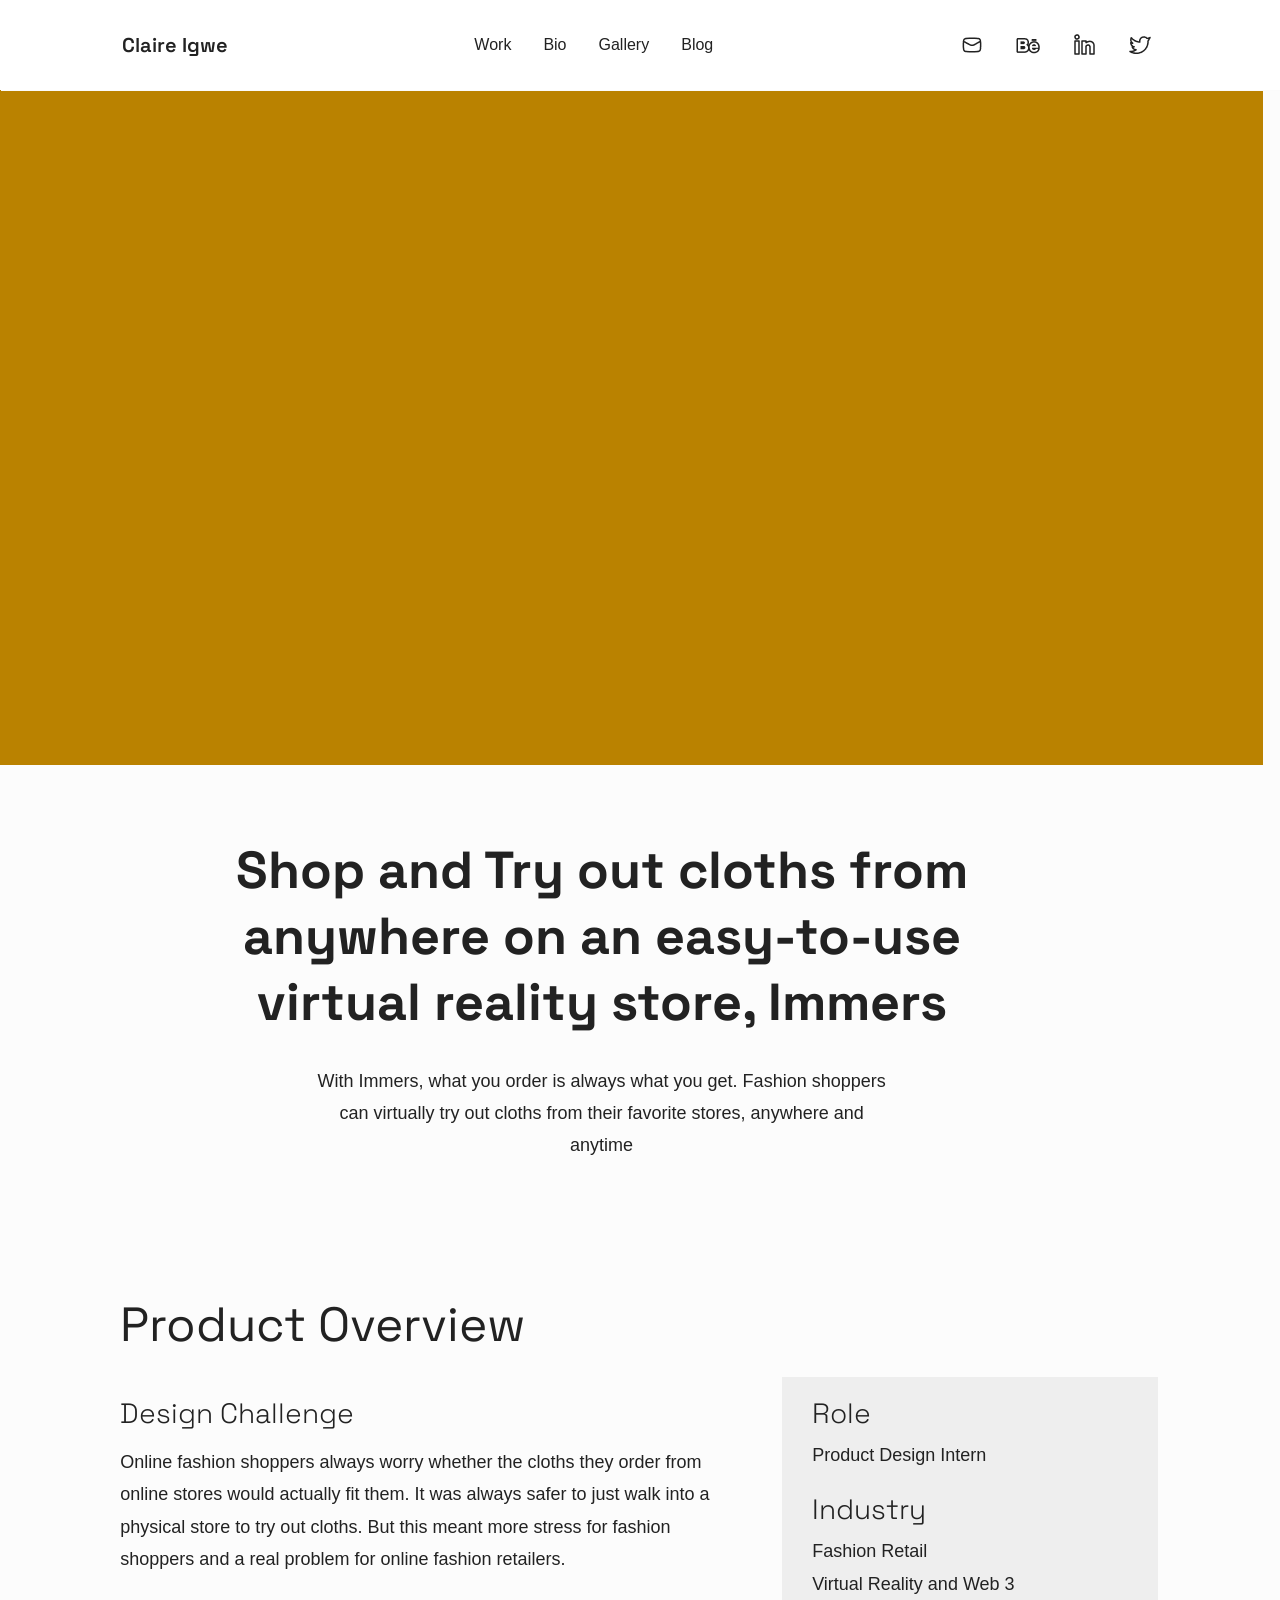
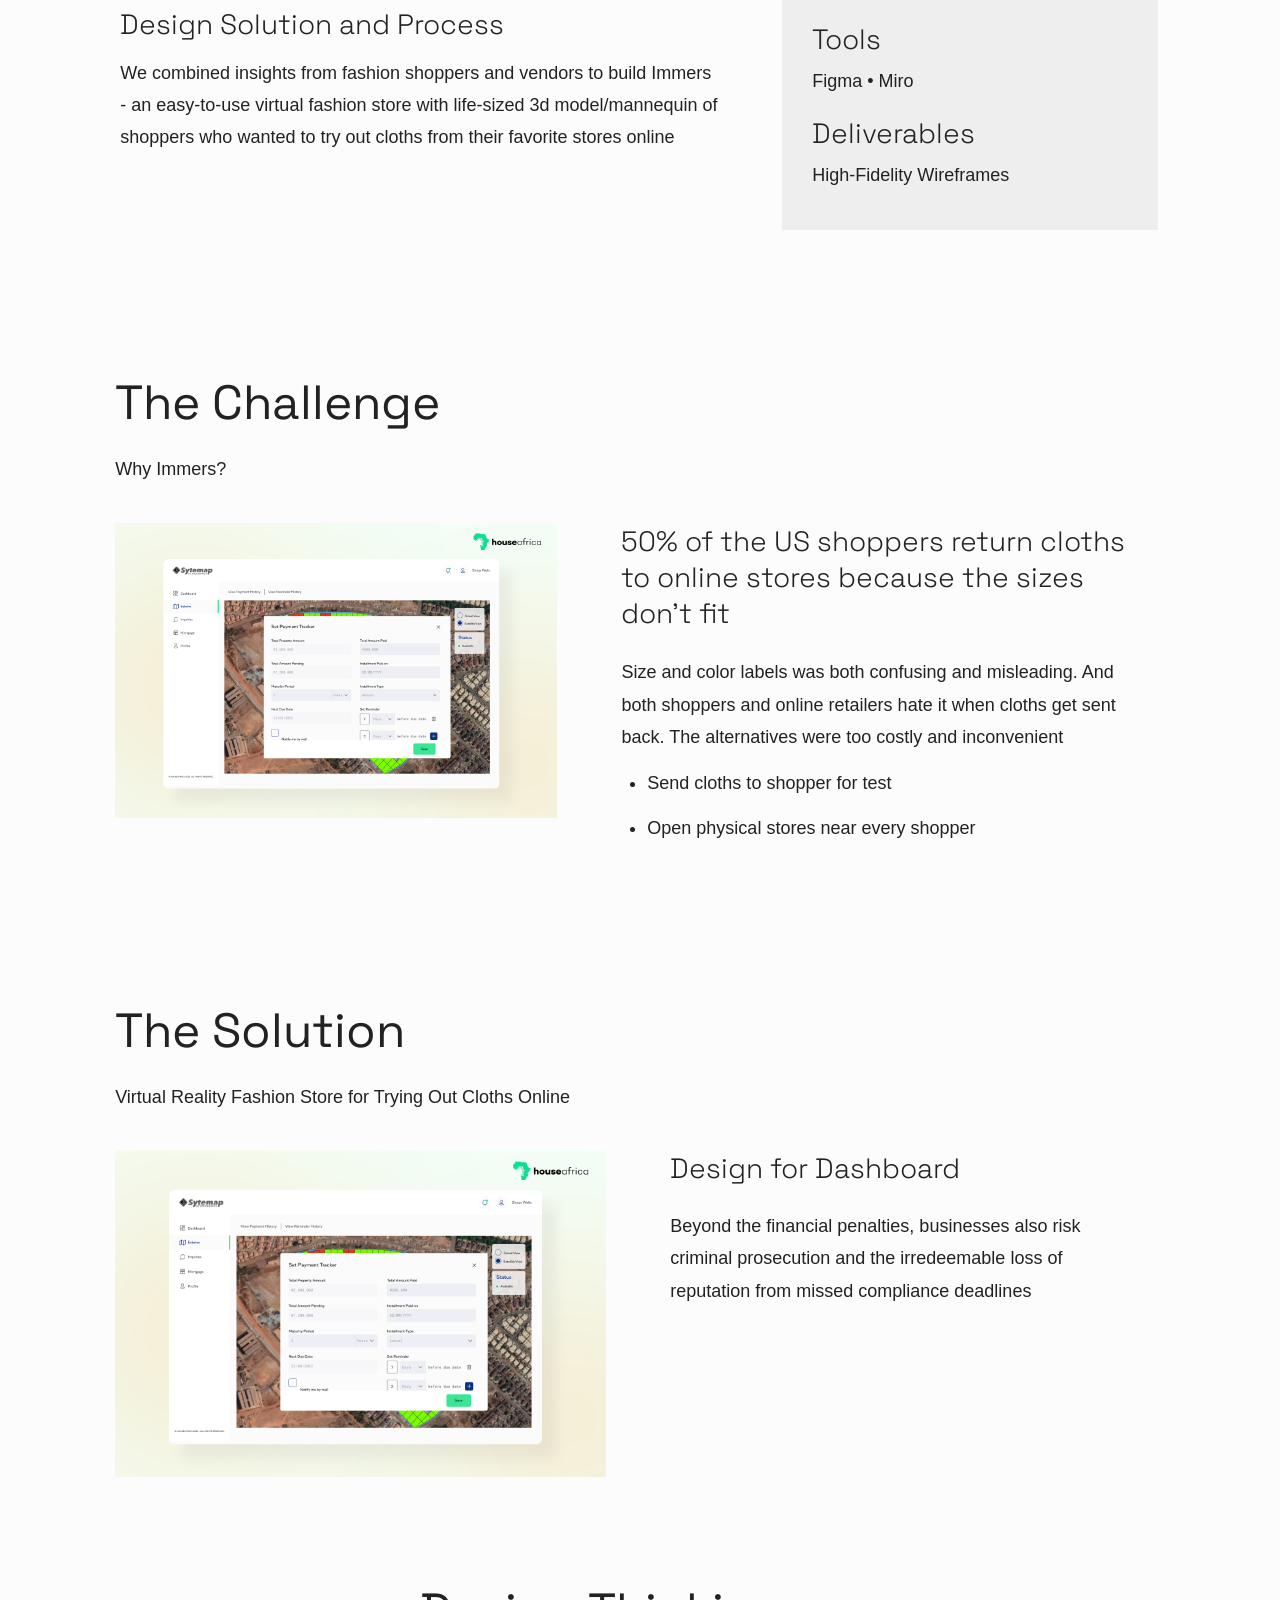
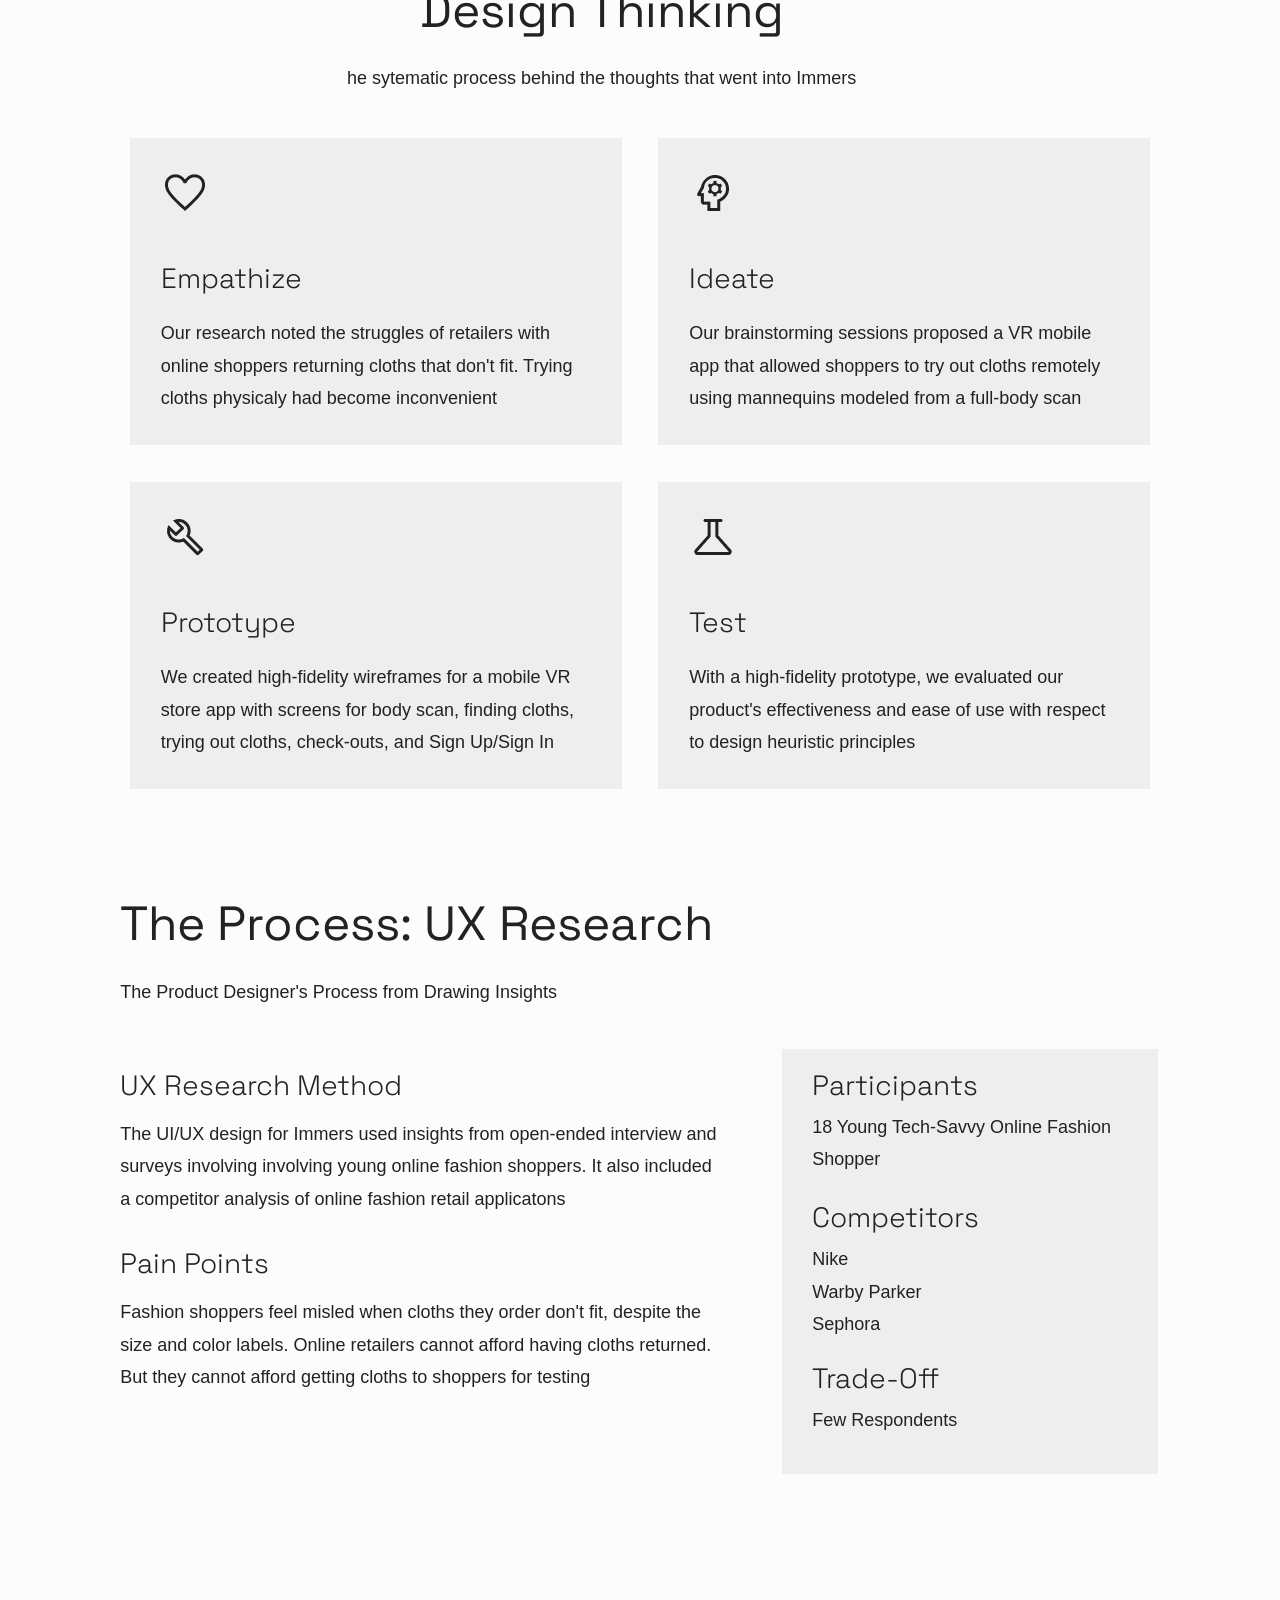
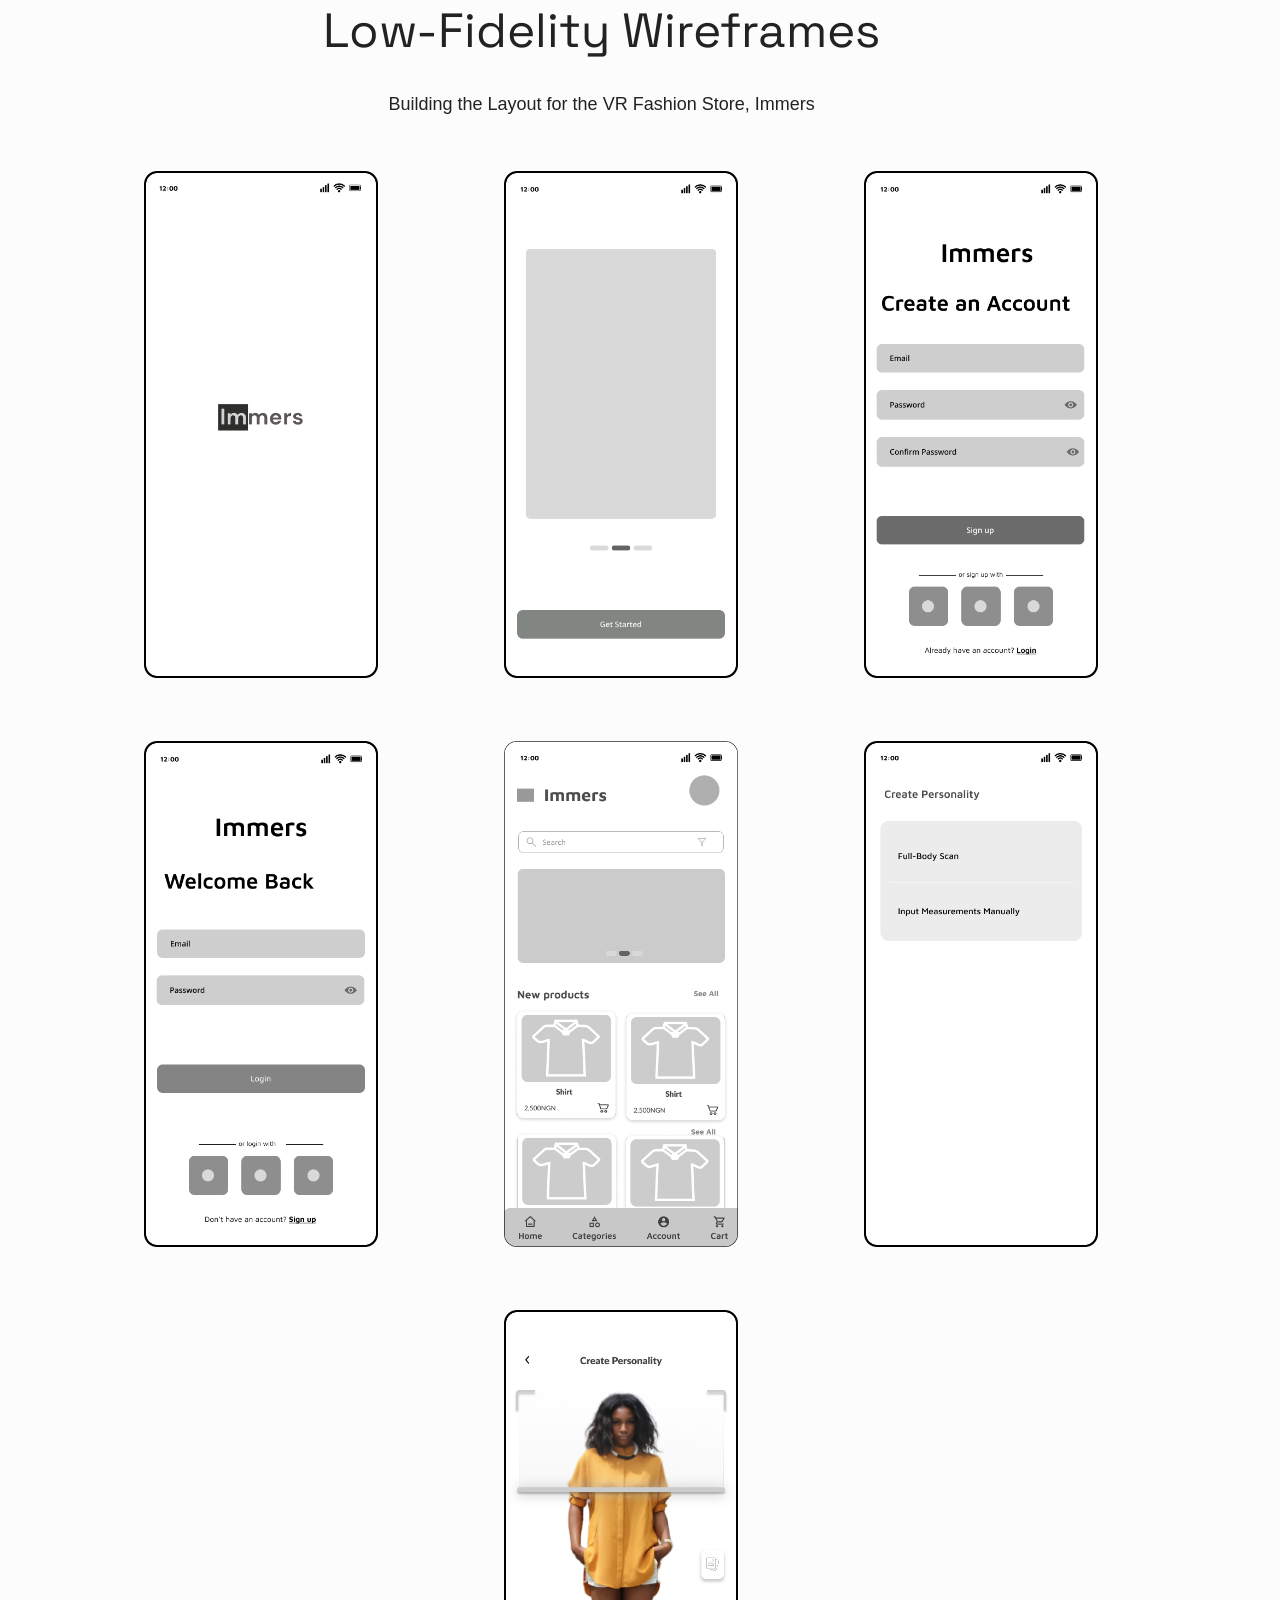
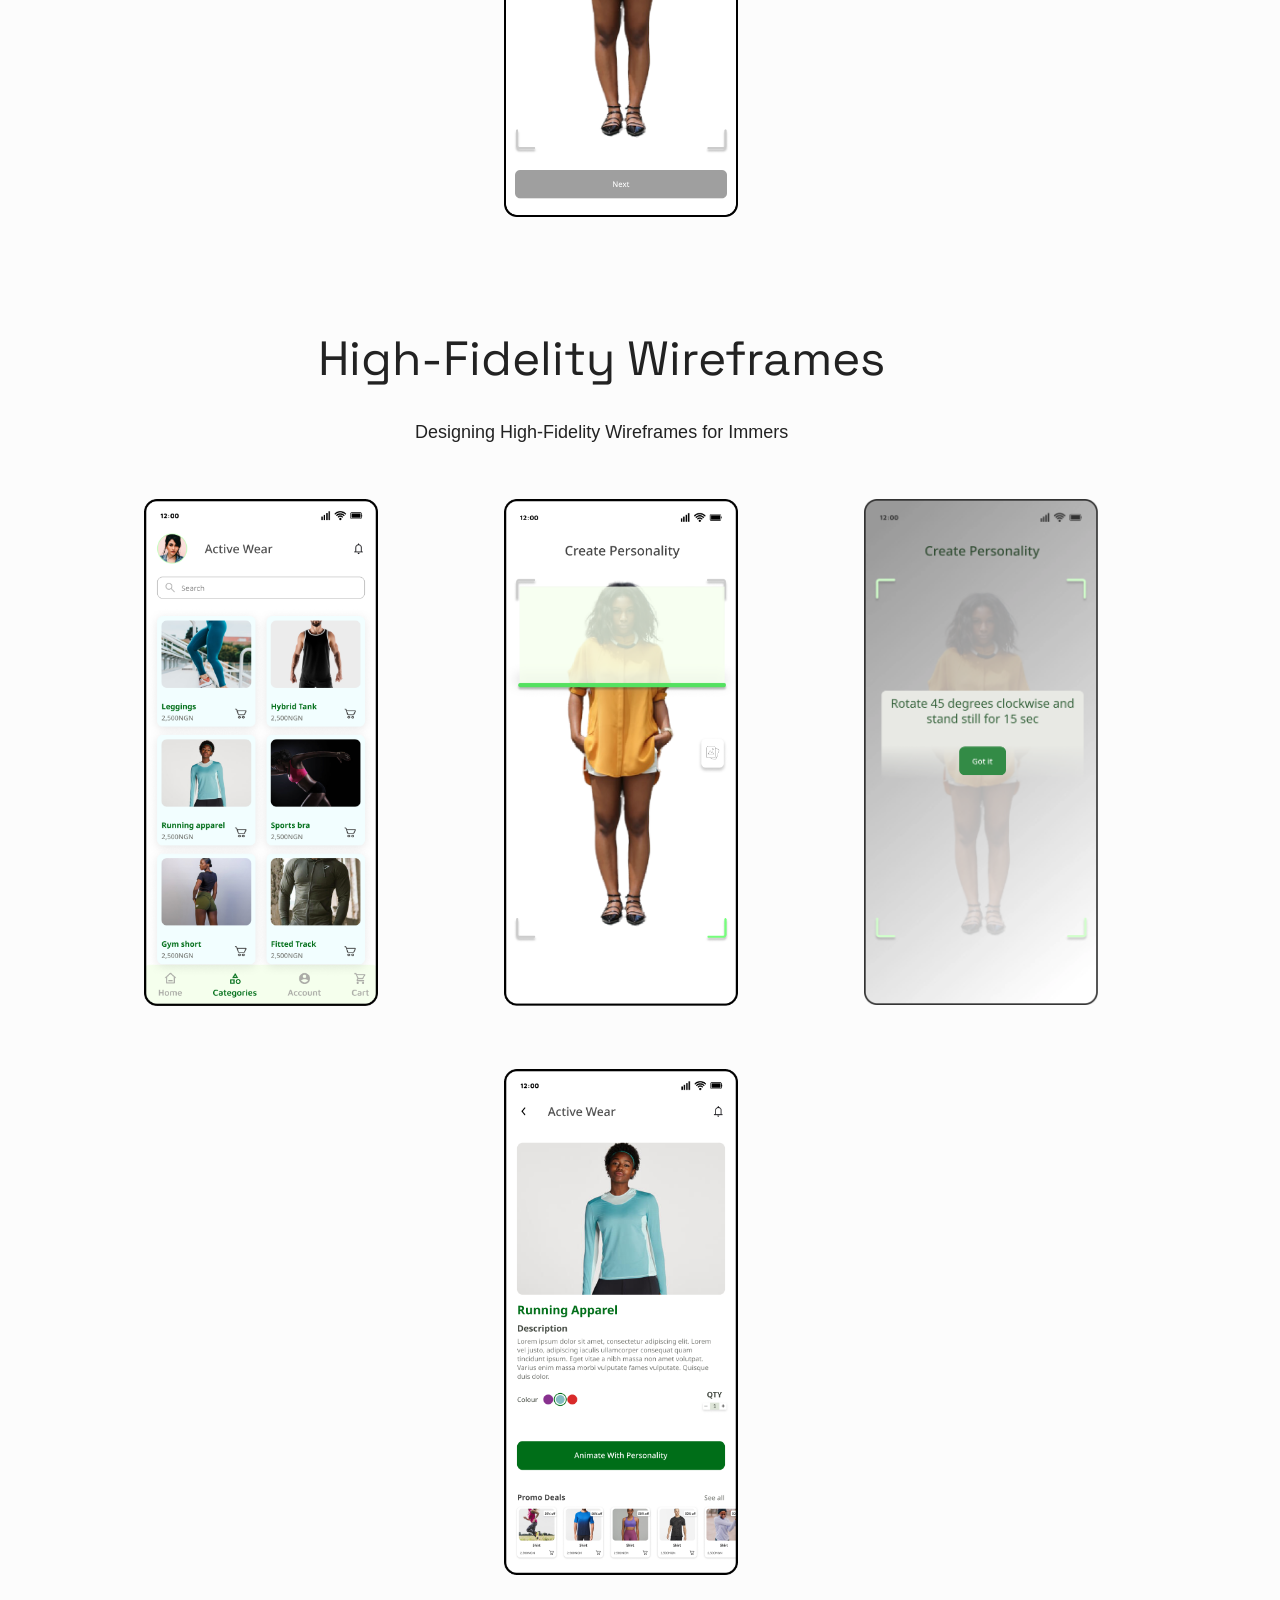
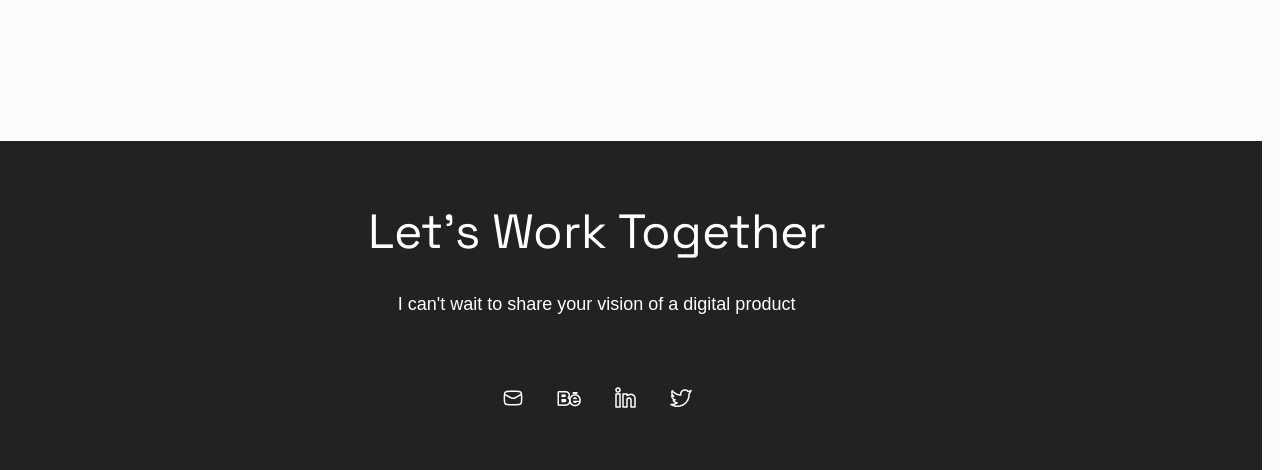
<file: connect-now/index.html>
<!DOCTYPE html>
<html lang="en-US">
    <head>
        <meta charset="UTF-8">
        <meta name='viewport' content='width=device-width, initial-scale=1.0, maximum-scale=1.0' />
        <title>Connect Now - Case Study</title>
        <style>
            
            @import url('https://fonts.googleapis.com/css?family=Space+Grotesk&display=swap');
            
            *{
                padding: 0%;
                margin: 0%;
                }
            
            body{
                box-sizing: border-box;
                width: 94vw;
                padding: 0%;
                margin: 0%;
                display: flex;
                flex-direction: column;
                align-items: center;
                background-color: #fcfcfc; 
            }
            
            header{
                box-sizing: border-box;
                width: 110%;
                height: 85vh;
                margin: 0%;
                padding: 0%;
                display: flex;
                flex-direction: column;
                justify-content: space-between;
                align-items: center;
                /*background-image: url(../Images/create_personality.png), url(../Images/immers_logo.png), url(../Images/summary_page_high.png);
                */background-color: #ba8200;
            }


            nav{
                box-sizing:border-box;
                height: 10%;
                width: 100vw;
                position: fixed;
                left: 0px;
                margin: 0%;
                padding: 0% 10% 0% 9.5%;
                display: flex;
                justify-content: space-between;
                align-items: center;
                background-color: white;
                z-index: 4;
                box-shadow: 1px 1px #fbfbfb;
            }

            #logo{
                box-sizing: border-box;
                font-family: 'Space Grotesk', 'Franklin Gothic Medium', 'Arial Narrow', Arial, sans-serif;
                font-size: 20px;
                font-weight: 600;
                text-align: center;
                z-index: 50;
            }


            #logo:hover{
                color: #444444;
                cursor: pointer;
            }

            #logo a{
                text-decoration: none;
                color: #222222;
            }

            #link_item{
                box-sizing: border-box;
                width: auto;
                height: 40px;
                font-family:'Segoe UI', Tahoma, Geneva, Verdana, sans-serif;
                font-size: 16px;
                display: flex;
                gap: 32px;
                justify-content: flex-start;
                text-align: center;
                align-items: center;   
            }
            
            #social_item{
                box-sizing: border-box;
                width: auto;
                height: auto;
                display: flex;
                gap: 32px;
                align-items:center;
            }

            #hamburger{
                display: none;
                align-self: center;
            }

            #dropdown_items{
                display: none;
            }

            hr{
                color: none;
            }
           
            .social_links{
                display:flex;
                padding: 0%;
                margin: 0%;
                transition: transform 0.3s;
                text-align: center;
                align-items:center;
            }

            .nav_links{
                padding-bottom: 8px;
                padding-top: 8px;
                text-decoration: none;
                color: #222222;

            }
            
            .social_links:hover{
                transform: scale(1.2);
            }

            .nav_links:hover{
                border-bottom: 1px solid #444444;
                color: #444444;
                cursor: pointer;
            }

            #hero{
                box-sizing: border-box;
                width: 110%;
                display: flex;
                flex-direction: column;
                align-items: center;
                justify-content: center;
                padding: 0%;
                margin: 0%;
                background-size: contain;
                background-position: center;
            }
            
            
            #hero_text{
                box-sizing: border-box;
                width: 100%;
                height: 100%;
                display: flex;
                flex-direction: column;
                justify-content: center;
                align-items: center;
                text-align: center;
                margin: 5% 10% 5% 10%;
                gap: 5%;
                padding: 1%;
            }

            #title_section{
                box-sizing: border-box;
                width: 100%;
                height: 100%;
                display: flex;
                flex-direction: column;
                justify-content: flex-start;
                align-items:left;
                margin: 0%;
                gap: 5%;
                padding: 5% 0% 0% 2.5%;
            }

            #title_section3{
                box-sizing: border-box;
                width: 100%;
                height: 100%;
                display: flex;
                flex-direction: column;
                justify-content: flex-start;
                align-items:left;
                margin: 0%;
                gap: 5%;
                padding: 5% 0% 0% 10%;
            }
            
            #title_section h2, #title_section3 h2{
                box-sizing: border-box;
                align-items:left;
                text-align: left;
            }

            #title_section p, #title_section3 p{
                box-sizing: border-box;
                align-self:left;
                text-align: left;
                padding: 0%;
                margin-bottom: 3.75%;
                
            }

            #title_section2{
                box-sizing: border-box;
                width: 100%;
                height: 100%;
                display: flex;
                flex-direction: column;
                justify-content: flex-start;
                align-items:center;
                text-align: center;
                margin: 0%;
                gap: 5%;
                padding: 5% 0% 0% 0%;
            }
            
            #title_section2 h2{
                box-sizing: border-box;
                align-items:center;
                text-align: center;
            }

            #title_section2 p{
                box-sizing: border-box;
                align-self: center;
                text-align: center;
            }

            h1{              
                font-family: 'Space Grotesk', 'Franklin Gothic Medium', 'Arial Narrow', Arial, sans-serif;
                font-size: 52px;
                color: #222222;
                padding: 0% 15% 2.5% 15%;
                margin: 0%;
            }                   

            h2{
                font-family: 'Space Grotesk', 'Franklin Gothic Medium', 'Arial Narrow', Arial, sans-serif;
                font-size:48px;
                font-weight: 400;
                color: #222222;
                padding: 0% 0% 2% 0%;
                margin: 0%;
                align-items: left;
                text-align: center;
            }

            
            h4{
                box-sizing:border-box;
                max-width: 720px;
                font-family: 'Space Grotesk','Franklin Gothic Medium', 'Arial Narrow', Arial, sans-serif;
                font-size: 28px;
                font-weight: 300;
                color: #222222;
                padding: 0%;
                margin-bottom: 2.5%;
            }

            p{
                font-family:'Segoe UI', Tahoma, Geneva, Verdana, sans-serif;
                font-size: 18px;
                font-weight: 400;
                color: #222222;
                padding: 0%;
                margin: 0%;
                line-height: 1.8;
            }

            li{
                font-family:'Segoe UI', Tahoma, Geneva, Verdana, sans-serif;
                font-size: 18px;
                font-weight: 400;
                color: #222222;
                padding: 0%;
                margin: 0% 0% 0% 5%;
                line-height: 1.8;  
            }

            .paragraph_limits{
                padding: 0% 20% 5% 20%;
                text-align: center;
            }

            .paragraph_limits2{
                padding: 0% 25%;
                text-align: center;
            }

            #text_button{
                box-sizing: border-box;
                width: fit-content;
                font-family: 'Segoe UI', Tahoma, Geneva, Verdana, sans-serif;
                font-size: 18px;
                font-weight: 500;
                color: #222222;
                padding: 0%;
                margin: 0%;
            }

            #text_button:hover{
                color: #444444;
            }

            .projects{
                box-sizing: border-box;
                width: 80vw;
                height: auto;
                display: flex;
                flex-direction: column;
                justify-content: space-between;
                align-items:center;
                text-align: center;
                margin: 0%;
                padding: 2.5% 0% 0% 0%;
            }
            
            .project{
                box-sizing: border-box;
                width: 100%;
                height: fit-content;
                display: flex;
                justify-content: flex-start;
                gap: 5%;
                align-items: top;
                margin: 0% 0% 5% 5%;
                padding: 0%;
            }

            #no_bottom{
                margin-bottom: 0%;
                padding-bottom: 0%;
            }

            .mockup{
                box-sizing: border-box;
                width: 120%;
                display: flex;
                transition: transform 0.3s;
                background-image: url(../Images/houseafrica.png);
                background-repeat: no-repeat;
                background-size: contain;
                aspect-ratio: 1.5;
                object-position: center;
                margin: 0%;
                padding: 0%;
            }
            

            .mockup:hover{
                transform: scale(1.02);
            }

            .project_card{
                max-width: 90%;
                height: auto;
                display: flex;
                flex-wrap: wrap;
                flex-direction: column;
                justify-content: flex-start;
                text-align: left;
                padding: 0% 0% 0% 1.25%;                   
            }
            

            .paragraph_limits3{
                    box-sizing: border-box;
                    max-width: 110%;
                    margin-top: 2.5%;


                }
            
                .label_text{
                color: #999999;
                font-size: medium;
                margin-bottom: 2.5%;
            }

            .text_button2{
                box-sizing: border-box;
                width: fit-content;
                font-family:'Segoe UI', Tahoma, Geneva, Verdana, sans-serif;
                font-size: 16px;
                font-weight: 500;
                color: #222222;
                padding: 0%;
                margin-top: 5%;
            }

            .pattern2{
                box-sizing: border-box;
                width: 80vw;
                height:fit-content;
                display: flex;
                flex-direction: column;
                justify-content:flex-start;
                align-items: center;
                margin: 0%;
            }


            .pattern_2{
                box-sizing: border-box;
                width: 120%;
                height: fit-content;
                display: flex;
                flex-wrap: wrap;
                justify-content: center;
                align-items: left;
                gap:2%;
                margin: 2.5% 0% 2.5% 7.5%;
            }

            .pattern_2_card{
                box-sizing: border-box;
                width: 40%;
                display: flex;
                flex-direction: column;
                justify-content: center;
                align-items: left;
                text-align: left;
                background-color: #eeeeee;
                padding: 2.5%;
                margin: 1.5% 0.5%;
            }
            
            .pattern_3_1_card{
                box-sizing: border-box;
                width: 50%;
                display: flex;
                flex-direction: column;
                justify-content: flex-start;
                align-items: left;
                text-align: left;
                background-color: transparent;
                padding: 0%;
                margin: 1.5% 0% 1.5% 5%;
            }

            .pattern_3_2_card{
                box-sizing: border-box;
                width: 31.25%;
                display: flex;
                flex-direction: column;
                flex-wrap: wrap;
                justify-content: flex-start;
                align-items: left;
                text-align: left;
                background-color: #eeeeee;
                padding: 1.5% 2.5%;
                margin: 0%;
            }

            .pattern_3_1_card p{
            margin-bottom: 5%;
            }

            .pattern_3_2_card section{
            margin-bottom: 7.5%;
            }

            .pattern_2_card h4{
                box-sizing: border-box;
                margin-bottom: 2.5%;

            }

           .pattern_2_card p{
                 margin-top: 2.5%;
            }

            .pattern_2_card img{
                box-sizing: border-box;
                width: fit-content;
                margin-bottom: 10%;
            }


            .pattern_3{
                box-sizing: border-box;
                width: 90%;
                height: fit-content;
                display: flex;
                flex-direction: row;
                flex-wrap: wrap;
                justify-content: center;               
                align-items: flex-start;
                align-self: center;
                text-align: center;
                margin: 2.5% 0% 0% 5%; 
                padding-left: 7.5%;
            }

            .image_text{
                box-sizing: border-box;
                min-width: 30%;
                max-width: 360px;
                height: auto;
                display: flex;
                flex-direction: column;
                margin-bottom: 2.5%;
                justify-content: space-between;
            }

            .image_text img{
                box-sizing: border-box;
                width: 65%;
                height: fit-content;
                display: flex;
                flex-direction: column;
                margin: 5% 0% 5% 0%;
            }

            .image_text h4{
                box-sizing: border-box;
                margin: 0% 0% 5% 0%;
                text-align: left;
            }

            .image_text p{
                box-sizing: border-box;
                width: 80%;
                text-align: left;
            }

            footer{
                background-color: #222222;
                width: 109%;
                height: auto;
                display: flex;
                flex-direction: column;
                justify-content: center;
                padding: 5% 0% 5% 0%;
                align-items: center;
                margin-top: 10%;
                border-right: #222222 solid 10px;
                text-align: center;
            }
            
            footer h2{
                color: white;
            }

            footer p{
                color: white;
            }

            #footer_social_item{
                box-sizing: border-box;
                width: auto;
                height: auto;
                display: flex;
                gap: 32px;
                align-items:center;
                margin-top: 5%;
            }

            @media screen and (max-width:1200px) and (min-width:900px){

            h1{
                font-size: 48px;
            }
                
                .mockup{
                    box-sizing: border-box;
                    width: 150%;
                }


                #hamburger{
                    display: none;
                }
                
                #dropdown_items{
                    display: none;
                }
            }

            

            @media screen and (max-width:900px)
            {
                body{
                box-sizing: border-box;
                width: 100%;
                display: flex;
                flex-direction: column;
                align-items: center;
                padding: 0%;
                margin: 0%;
                background-color: #fcfcfc;
                }

                header{
                box-sizing: border-box;
                width: 100%;
                height: 75vh;
                display: flex;
                flex-direction: column;
                align-items: center;
                margin: 0% 0% 5% 0%;
                padding: 0%;
                }
            
                #hero{
                box-sizing: border-box;
                width: 100%;
                padding: 0%;
                margin: 0%;
                display: flex;
                flex-direction: column;
                align-items: center;
                background-color: aqua;
                }
                
                #hero_text{
                box-sizing: border-box;
                width: 100%;
                height: fit-content;
                display: flex;
                flex-direction: column;
                justify-content: flex-start;
                align-items: center;
                text-align: center;
                margin: 0% 2.5% 0% 2.5%;
                padding: 0% 0% 0% 0%;
                }

                #hero_text p{
                padding: 0% 5% 5% 5%;
                }

                nav{
                width: 100%;
                padding: 0% 7.5%;
                box-shadow: 1px 1px #f5f5f5;
                background-color: #fbfbfb;
                }
                
                h1{
                padding: 0% 5% 7.5% 5%;
                }

                #social_item, #link_item{
                display: none;
                }
            
                #hamburger{
                display: flex;
                align-self: center;
               }


               #dropdown_items{
                box-sizing: border-box;
                width: 200px;
                height: 100vh;
                display: none;
                flex-direction: column;
                position: fixed;
                top: 0%;
                right: 5%;
                align-items: right;
                padding: 2% 2.5% 0.5% 3%;
                background-color: #eeeeee;
            }

                #dropdown_items a p{
                font-family:'Segoe UI', Tahoma, Geneva, Verdana, sans-serif;
                font-size: 16px;
                font-weight: 600;
                color: #222222;
                }

                .nav_links2{
                    box-sizing: border-box;
                    display: flex;
                    height: 44px;
                    text-align: left;
                    justify-content: flex-start;
                    align-items: center;
                    padding: 0%;
                    margin: 0%;
                    background-color: #eeeeee;
                    text-decoration: none;
                }

                .social_links2{
                    box-sizing: border-box;
                    display: flex;
                    flex-direction: row-reverse;
                    height: 44px;
                    text-align: left;
                    align-items: center;
                    padding: 0%;
                    margin: 0%;
                    justify-content: flex-end;
                    gap: 10%;
                    text-decoration: none;
                }

                .nav_links2:hover{
                    background-color: #999999;
                }

                .social_links2:hover{
                    background-color: #999999;
                }

                #cancel_icon{
                display: flex;
                justify-content: flex-end;
                box-sizing: border-box;
                text-decoration: none;
                padding: 5% 0% 5% 0%;
                }

                #logo_new{
                display: none;

            }
            
            #logo_new p{
                text-decoration: none;
                color: #222222;

            }

                .paragraph_limits{
                padding: 0% 20%;
                margin-bottom: 5%;
                text-align: center;
                align-self: center;
                }

                .paragraph_limits2{
                padding: 0% 20%;
                margin-bottom: 5%;
                text-align: center;
                align-self: center;
                }

                .paragraph_limits3{
                    box-sizing: border-box;
                    width: 85%;
                }

                .projects{
                box-sizing: border-box;
                width: 90vw;
                height: auto;
                display: flex;
                flex-direction: column;
                justify-content: space-between;
                align-items:center;
                text-align: center;
                margin: 0%;
                padding: 2.5% 0% 0% 0%;
                align-self: center;
            }
                
                .project{
                box-sizing: border-box;
                width:100%;
                height: auto;
                display: flex;
                flex-direction: column;
                justify-content: center;
                align-items: center;
                margin: 7.5% 0% 7.5% 0%;
                padding: 0%;
            }


            .project_card{
                padding: 0%;
                margin: 5% 5% 0% 5%;                  
            }

            #title_section{
                box-sizing: border-box;
                width: 100%;
                height: 100%;
                display: flex;
                flex-direction: column;
                justify-content: flex-start;
                align-items:center;
                margin: 0%;
                gap: 5%;
                padding: 5% 0% 0% 0%;
            }
            
            #title_section h2{
                box-sizing: border-box;
                align-items:center;
                text-align: center;
            }

            #title_section p{
                box-sizing: border-box;
                align-self:center;
                text-align: center;
            }
            
            .label_text{
                margin-bottom: 5%;
            }

            #text_button{
                box-sizing: border-box;
                width: fit-content;
            }
            
            .text_button2{
                box-sizing: border-box;
                width: fit-content;
                font-family:'Segoe UI', Tahoma, Geneva, Verdana, sans-serif;
                font-size: 16px;
                font-weight: 500;
                color: #222222;
                padding: 0%;
                margin-top: 2.5%;
            }

            .pattern_2_card{
                box-sizing: border-box;
                width: 70%;
            }

            .pattern_3_1_card{
                box-sizing: border-box;
                width: 80%;
            }

            .pattern_3_2_card{
                box-sizing: border-box;
                width: 80%;
                flex-direction: column;
                gap: 5%;
            }

            .pattern_3_1_card p{
            margin-bottom: 7.5%;
            }

            .pattern_3_2_card section{
            margin-bottom: 7.5%;
            }

            h4{
                font-family: 'Space Grotesk','Franklin Gothic Medium', 'Arial Narrow', Arial, sans-serif;
                font-size: 28px;
                font-weight: 300;
                color: #222222;
                padding: 0%;
                margin-bottom: 2.5%;
            }

            p{
                font-family:'Segoe UI', Tahoma, Geneva, Verdana, sans-serif;
                font-size: 18px;
                font-weight: 400;
                color: #222222;
                padding: 0%;
                margin: 0%;
                line-height: 1.8;
            }
   

            .mockup:hover{
                transform: scale(1.02);
            }

            }

            @media screen and (max-width:660px){
            header{
                box-sizing: border-box;
                height: 75vh;
                margin-bottom: 5%;
            }

            h1{
                font-family: 'Space Grotesk', 'Franklin Gothic Medium', 'Arial Narrow', Arial, sans-serif;
                font-size: 48px;
                font-weight: 500;
                padding: 0% 5% 7.5% 5%;
                }

            .paragraph_limits3{
                box-sizing: border-box;
                width: 100%;
                }

            .paragraph_limits{
                padding: 0% 10%;
                text-align: center;
            }

            .paragraph_limits2{
                padding: 0% 10%;
                text-align: center;
            }

                h2{
                font-family: 'Space Grotesk', 'Franklin Gothic Medium', 'Arial Narrow', Arial, sans-serif;
                font-size:40px;
                font-weight: 600;
                color: #222222;
            }

            #hero_text{
                padding-bottom: 0%;
            }

            #title_section{
                box-sizing: border-box;
                width: 100%;
                height: 100%;
                display: flex;
                flex-direction: column;
                justify-content: flex-start;
                align-items:center;
                margin: 0%;
                gap: 5%;
                padding: 5% 0% 0% 0%;
            }
            
            #title_section h2{
                box-sizing: border-box;
                align-items:center;
                text-align: center;
            }

            #title_section p{
                box-sizing: border-box;
                align-self:center;
                text-align: center;
                padding: 0% 5%;
            }
            
            .project{
                    padding-bottom: 7.5%;
                }

            .projects{
                    padding-top: 2.5%;
                }

            .pattern_2_card{
                box-sizing: border-box;
                width: 90%;
                height: fit-content;
                padding: 10%;
            }

            #dropdown_items{
                box-sizing: border-box;
                width: 160px;
                display: none;
                flex-direction: column;
                position: fixed;
                top: 0%;
                right: 5%;
                align-items: right;
                padding: 3% 2.5% 0.5% 5%;
                background-color: #eeeeee;
            }

                #dropdown_items a p{
                font-family:'Segoe UI', Tahoma, Geneva, Verdana, sans-serif;
                font-size: 16px;
                font-weight: 600;
                color: #222222;
                }



                .nav_links2{
                    box-sizing: border-box;
                    display: flex;
                    height: 44px;
                    text-align: left;
                    justify-content: flex-start;
                    align-items: center;
                    padding: 0%;
                    margin: 0%;
                    background-color: #eeeeee;
                    text-decoration: none;
                }

                .social_links2{
                    box-sizing: border-box;
                    display: flex;
                    flex-direction: row-reverse;
                    height: 44px;
                    text-align: left;
                    align-items: center;
                    padding: 0%;
                    margin: 0%;
                    justify-content: flex-end;
                    gap: 10%;
                    text-decoration: none;
                }

                .nav_links2:hover{
                    background-color: #999999;
                }

                .social_links2:hover{
                    background-color: #999999;
                }

                #cancel_icon{
                display: flex;
                justify-content: flex-end;
                box-sizing: border-box;
                padding: 7.5% 0;

            }
                #logo_new{
                box-sizing: border-box;
                display: none;
                }

                footer p{
                padding: 0% 10%;
            }

            }

            @media screen and (max-width:396px){
                #dropdown_items{
                box-sizing: border-box;
                width: 100%;
                display: none;
                flex-direction: column;
                position: fixed;
                top: 0%;
                right: 0%;
                align-self: center;
                align-items: right;
                margin-left: 5%;
                background-color: #eeeeee;
                padding: 5% 7.5% 5% 7.5%;
            }

                #dropdown_items a p{
                font-family:'Segoe UI', Tahoma, Geneva, Verdana, sans-serif;
                font-size: 16px;
                font-weight: 500;
                color: #222222;
                }

                .nav_links2{
                    box-sizing: border-box;
                    display: flex;
                    text-decoration: none;
                }

                .social_links2{
                    box-sizing: border-box;
                    display: flex;
                }

                .nav_links2:hover{
                    background-color: #999999;
                }

                .social_links2:hover{
                    background-color: #999999;
                }

                #cancel_icon{
                display: flex;
                justify-content: space-between;
                align-items: center;
                align-self: flex-end;
                box-sizing: border-box;
                background-color: #eeeeee;
                padding: 5% 0%;
            }


                #logo_new{
                box-sizing: border-box;
                display: none;
                }


            h1{
                font-family: 'Space Grotesk', 'Franklin Gothic Medium', 'Arial Narrow', Arial, sans-serif;
                font-size: 40px;
                font-weight: 500;
                padding: 0% 5% 7.5% 5%;
                }

                .projects{
                    padding-top: 10%;
                }

                .project{
                    padding-bottom: 10%;
                }
                
                .paragraph_limits3{
                    box-sizing: border-box;
                    width: 100%;
                }

                h2{
                font-family: 'Space Grotesk', 'Franklin Gothic Medium', 'Arial Narrow', Arial, sans-serif;
                font-size:28px;
                font-weight: 400;
                color: #222222;
                }

                #title_section{
                box-sizing: border-box;
                width: 100%;
                height: 100%;
                display: flex;
                flex-direction: column;
                justify-content: flex-start;
                align-items: center;
                margin: 0%;
                gap: 5%;
                padding: 5% 0% 0% 0%;
            }
            
            #title_section h2{
                box-sizing: border-box;
                align-items: center;
                text-align: center;
            }

            #title_section p{
                box-sizing: border-box;
                align-self:center;
                text-align: center;
            }

                .paragraph_limits{
                padding: 0% 1.25%;
                margin-bottom: 5%;
                text-align: center;
                align-self: center;
                }

                .paragraph_limits2{
                box-sizing: border-box;
                width: 100%;
                padding: 0% 1.25%;
                margin-bottom: 5%;
                text-align: center;
                align-self: center;
                }

                .paragraph_limits3{
                box-sizing: border-box;
                width: 200%;
                padding: 0% 0.5% 0% 0%;
                }

                #hero_text{
                box-sizing: border-box;
                width: 100%;
                height: fit-content;
                margin: 10% 2.5% 0% 2.5%;
                padding: 0%;
                }

                .project_card{
                width: 100%;
                padding: 0%;
                margin: 5% 0.5% 0% 1.25%;                  
                }

                .pattern_2_card{
                box-sizing: border-box;
                width: 100%;
                height: fit-content;
                padding: 7.5%;
            }

                #text_button{
                    box-sizing: border-box;
                    width: fit-content;
                }

                footer{
                    margin-top: 5%;
                }
            }

        </style>
            
        <script>
            function g(){cancel_icon.parentElement.style.display=""
            hamburger.style.display=""}
            
            function f(){cancel_icon.parentElement.style.display="flex"
            hamburger.style.display="none"}

        </script>


    </head>
    <body>
        <header>
            <nav>
                    <section id="logo"><a href="https://samuelakigbogun.github.io/portfolio-landing-page">Claire Igwe</a></section>
                    
                    <section id="link_item">
                        <a href="https://samuelakigbogun.github.io/portfolio-landing-page" class="nav_links">Work</a>
                        <a href="#" class="nav_links">Bio</a>
                        <a href="https://www.behance.net/claireigwe2" class="nav_links">Gallery</a>
                        <a href="#" class="nav_links">Blog</a>
                    </section>

                    <section id="social_item">
                        <a href="mailto:contact@claireigwe.com" class="social_links"><img src="../Images/mail.png" alt="Email Icon"></a>
                        <a href="https://www.behance.net/claireigwe2" class="social_links"><img src="../Images/behance.png" alt="Behance Icon"></a>
                        <a href="https://www.linkedin.com/in/claire-igwe" class="social_links"><img src="../Images/linkedin.png" alt="LinkedIn Icon"></a>
                        <a href="https://www.twitter.com/claire_uxdesign" class="social_links"><img src="../Images/twitter.png" alt="Twitter Icon"></a>
                    </section>

                    <section id="hamburger" onclick="f()">
                        <a href="#" class="social_links"><img src="../Images/hamburger.png" alt="Icon"></a>
                    </section>
                    
                    <section id="dropdown_items">
                        <a href="https://samuelakigbogun.github.io/portfolio-landing-page" id="cancel_icon" onclick="g()"><p id="logo_new">Claire Igwe</p><img src="../Images/close_icon.png" alt="Icon"></a>
                        <p class="label_text">Go To</p>
                        <a href="#" class="nav_links2"><p>Work</p></a>
                        <a href="#" class="nav_links2"><p>Bio</p></a>
                        <a href="https://www.behance.net/claireigwe2" class="nav_links2"><p>Gallery</p></a>
                        <a href="#" class="nav_links">Blog</a>
                        <hr><hr>
                        <p class="label_text">Reach Out</p>
                        <a href="mailto:contact@claireigwe.com" class="social_links2"><p>Email</p><img src="../Images/mail.png" alt="Email Icon"></a>
                        <a href="https://www.behance.net/claireigwe2" class="social_links2"><p>Behance</p><img src="../Images/behance.png" alt="Behance Icon"></a>
                        <a href="https://www.linkedin.com/in/claire-igwe" class="social_links2"><p>LinkedIn</p><img src="../Images/linkedin.png" alt="LinkedIn Icon"></a>
                        <a href="https://www.twitter.com/claire_uxdesign" class="social_links2"><p>Twitter</p><img src="../Images/twitter.png" alt="Twitter Icon"></a>
                    </section>
                
            </nav>
        
            <!--<section id="hero"></section>-->
        </header>

        
        <section id="hero_text">
            <h1>Shop and Try out cloths from anywhere on an easy-to-use virtual reality store, Immers</h1>
            <p class="paragraph_limits2">With Immers, what you order is always what you get. Fashion shoppers can virtually try out cloths from their favorite stores, anywhere and anytime</p>
        </section>
        
        <section id="projects">

            <section id="title_section3">
                <h2>Product Overview</h1>
            </section>

            <section class="project">

                <section class="pattern_3_1_card">
                    <h4>Design Challenge</h4>
                    <p>Online fashion shoppers always worry whether the cloths they order from online stores would actually fit them. It was always safer to just walk into a physical store to try out cloths. But this meant more stress for fashion shoppers and a real problem for online fashion retailers.</p>
                    <h4>Design Solution and Process</h4>
                    <p>We combined insights from fashion shoppers and vendors to build Immers - an easy-to-use virtual fashion store with life-sized 3d model/mannequin of shoppers who wanted to try out cloths from their favorite stores online</p>
                </section>

                <section class="pattern_3_2_card">
                
                    <section>
                        <h4>Role</h4>
                        <p>Product Design Intern</p>
                    </section>

                    <section>
                        <h4>Industry</h4>
                        <p>Fashion Retail<br>Virtual Reality and Web 3</p>
                    </section>

                    <section>
                        <h4>Tools</h4>
                        <p>Figma • Miro</p>
                    </section>

                    <section>
                        <h4>Deliverables</h4>
                        <p>High-Fidelity Wireframes</p>
                    </section>

                </section>

            </section>
        </section>

        <section class="projects">

            <section id="title_section">
                <h2>The Challenge</h1>
                <p>Why Immers?</p>
            </section>
            <section class="project">        
                <section class="mockup">
                    <!--<a href="#"><img src="../Images/houseafrica.png" alt="Project 2 Mockup"></a>-->
                </section>
                <section class="project_card">
                    
                    <h4>50% of the US shoppers return cloths to online stores because the sizes don't fit</h4>
                    <p class="paragraph_limits3">Size and color labels was both confusing and misleading. And both shoppers and online retailers hate it when cloths get sent back. The alternatives were too costly and inconvenient</p>  
                    <ul>
                        <li class="paragraph_limits3">Send cloths to shopper for test</li>  
                        <li class="paragraph_limits3">Open physical stores near every shopper</li>                                
                    </ul>                    
                </section>                             
            </section>
        
        </section>
        
        <section class="projects">

            <section id="title_section">
                <h2>The Solution</h1>
                <p>Virtual Reality Fashion Store for Trying Out Cloths Online</p>
            </section>

            <section class="project">        
                <section class="mockup">
                    <!--<a href="#"><img src="../Images/houseafrica.png" alt="Project 2 Mockup"></a>-->
                </section>
                <section class="project_card">
                    <h4>Design for Dashboard</h4>
                    <p class="paragraph_limits3">Beyond the financial penalties, businesses also risk criminal prosecution and the irredeemable loss of reputation from missed compliance deadlines</p>                                
                </section>                          
            </section>
        </section>

        <section class="pattern2">
            <section id="title_section2">
                <h2>Design Thinking</h1>
                <p>he sytematic process behind the thoughts that went into Immers</p>
            </section>
    
            <section class="pattern_2">
                <section class="pattern_2_card">
                    <img src="../Images/favorite.png" alt="Empathy is finding out why shoppers return clothes to online retail stores">
                    <h4>Empathize</h4>
                    <p>Our research noted the struggles of retailers with online shoppers returning cloths that don't fit. Trying cloths physicaly had become inconvenient</p>
                </section>
    
                <section class="pattern_2_card">
                    <img src="../Images/psychology.png" alt="The idea is to build a virtual reality store where shoppers virtually try out cloths before buying them">
                    <h4>Ideate</h4>
                    <p>Our brainstorming sessions proposed a VR mobile app that allowed shoppers to try out cloths remotely using mannequins modeled from a full-body scan</p>
                </section>
        
                <section class="pattern_2_card">
                    <img src="../Images/build.png" alt="PrototyPing means building wireframes for a mobile app that meets users needs">
                    <h4>Prototype</h4>
                    <p>We created high-fidelity wireframes for a mobile VR store app with screens for body scan, finding cloths, trying out cloths, check-outs, and Sign Up/Sign In </p>
                </section>

                <section class="pattern_2_card">
                    <img src="../Images/science.png" alt="Testing means optimizing user experience">
                    <h4>Test</h4>
                    <p>With a high-fidelity prototype, we evaluated our product's effectiveness and ease of use with respect to design heuristic principles</p>
                </section>

            </section>
                
        </section>

        <section id="projects">

            <section id="title_section3">
                <h2>The Process: UX Research</h2>
                <p>The Product Designer's Process from Drawing Insights</p>
            </section>

            <section class="project">

                <section class="pattern_3_1_card">
                    <h4>UX Research Method</h4>
                    <p>The UI/UX design for Immers used insights from open-ended interview and surveys involving involving young online fashion shoppers. It also included a competitor analysis of online fashion retail applicatons</p>
                    <h4>Pain Points</h4>
                    <p>Fashion shoppers feel misled when cloths they order don't fit, despite the size and color labels. Online retailers cannot afford having cloths returned. But they cannot afford getting cloths to shoppers for testing</p>
                </section>

                <section class="pattern_3_2_card">
                
                    <section>
                        <h4>Participants</h4>
                        <p>18 Young Tech-Savvy Online Fashion Shopper</p>
                    </section>

                    <section>
                        <h4>Competitors</h4>
                        <p>Nike<br>Warby Parker<br>Sephora</p>
                    </section>

                    <section>
                        <h4>Trade-Off</h4>
                        <p>Few Respondents</p>
                    </section>

                </section>

            </section>
        </section>

        <section class="pattern2" style="width: 110%; padding: 0%;">
            <section id="title_section2">
                <h2>Low-Fidelity Wireframes</h2>
                <p>Building the Layout for the VR Fashion Store, Immers</p>
            </section>

            <section class="pattern_3">
                <section class="image_text">    
                    <img src="../Images/immers_logo.png" alt="Email Icon">
                    <!--<h4>Title Title Go</h4>
                    <p>Some texts go here but its nothing major really. Just add something here</p>--> 
                </section>

                <section class="image_text">    
                    <img src="../Images/Onboarding.png" alt="Email Icon">
                    <!--<h4>Title Title Go</h4>
                    <p>Some texts go here but its nothing major really. Just add something here</p>--> 
                </section>

                <section class="image_text">    
                    <img src="../Images/Sign Up.png" alt="Email Icon">
                    <!--<h4>Title Title Go</h4>
                    <p>Some texts go here but its nothing major really. Just add something here</p>--> 
                </section>

                <section class="image_text">    
                    <img src="../Images/Login.png" alt="Email Icon">
                    <!--<h4>Title Title Go</h4>
                    <p>Some texts go here but its nothing major really. Just add something here</p>--> 
                </section>

                <section class="image_text">    
                    <img src="../Images/Home page.png" alt="Email Icon">
                    <!--<h4>Title Title Go</h4>
                    <p>Some texts go here but its nothing major really. Just add something here</p>-->   
                </section>

                <section class="image_text">    
                    <img src="../Images/Create Personaity.png" alt="Email Icon">
                    <!--<h4>Title Title Go</h4>
                    <p>Some texts go here but its nothing major really. Just add something here</p>--> 
                </section>

                <section class="image_text">    
                    <img src="../Images/Create personality.png" alt="Email Icon">
                    <!--<h4>Title Title Go</h4>
                    <p>Some texts go here but its nothing major really. Just add something here</p>--> 
                </section>
            </section>
            
        </section>
        
        <section class="pattern2" style="width: 110%; padding: 0%;">
            <section id="title_section2">
                <h2>High-Fidelity Wireframes</h2>
                <p>Designing High-Fidelity Wireframes for Immers</p>
            </section>

            <section class="pattern_3">
                <section class="image_text">    
                    <img src="../Images/sportwear-high.png" alt="Email Icon">
                    <!--<h4>Title Title Go</h4>
                    <p>Some texts go here but its nothing major really. Just add something here</p>--> 
                </section>

                <section class="image_text">    
                    <img src="../Images/create_personality.png" alt="Email Icon">
                    <!--<h4>Title Title Go</h4>
                    <p>Some texts go here but its nothing major really. Just add something here</p>--> 
                </section>

                <section class="image_text">    
                    <img src="../Images/personality_scan_high.png" alt="Email Icon">
                    <!--<h4>Title Title Go</h4>
                    <p>Some texts go here but its nothing major really. Just add something here</p>-->   
                </section>

                <section class="image_text">    
                    <img src="../Images/summary_page_high.png" alt="Email Icon">
                    <!--<h4>Title Title Go</h4>
                    <p>Some texts go here but its nothing major really. Just add something here</p>--> 
                </section>
            </section>
            
        </section>
        
        <footer>
            <h2>Let's Work Together</h2>
            <p>I can't wait to share your vision of a digital product</p>
            <section id="footer_social_item">
                        <a href="mailto:contact@claireigwe.com" class="social_links"><img src="../Images/mail-white.png" alt="Email Icon"></a>
                        <a href="https://www.behance.net/claireigwe2" class="social_links"><img src="../Images/behance-white.png" alt="Behance Icon"></a>
                        <a href="https://www.linkedin.com/in/claire-igwe" class="social_links"><img src="../Images/linkedin-white.png" alt="LinkedIn Icon"></a>
                        <a href="https://www.twitter.com/claire_uxdesign" class="social_links"><img src="../Images/twitter-white.png" alt="Twitter Icon"></a>
            </section>
        </footer>
    
    </body>
</html>
</file>
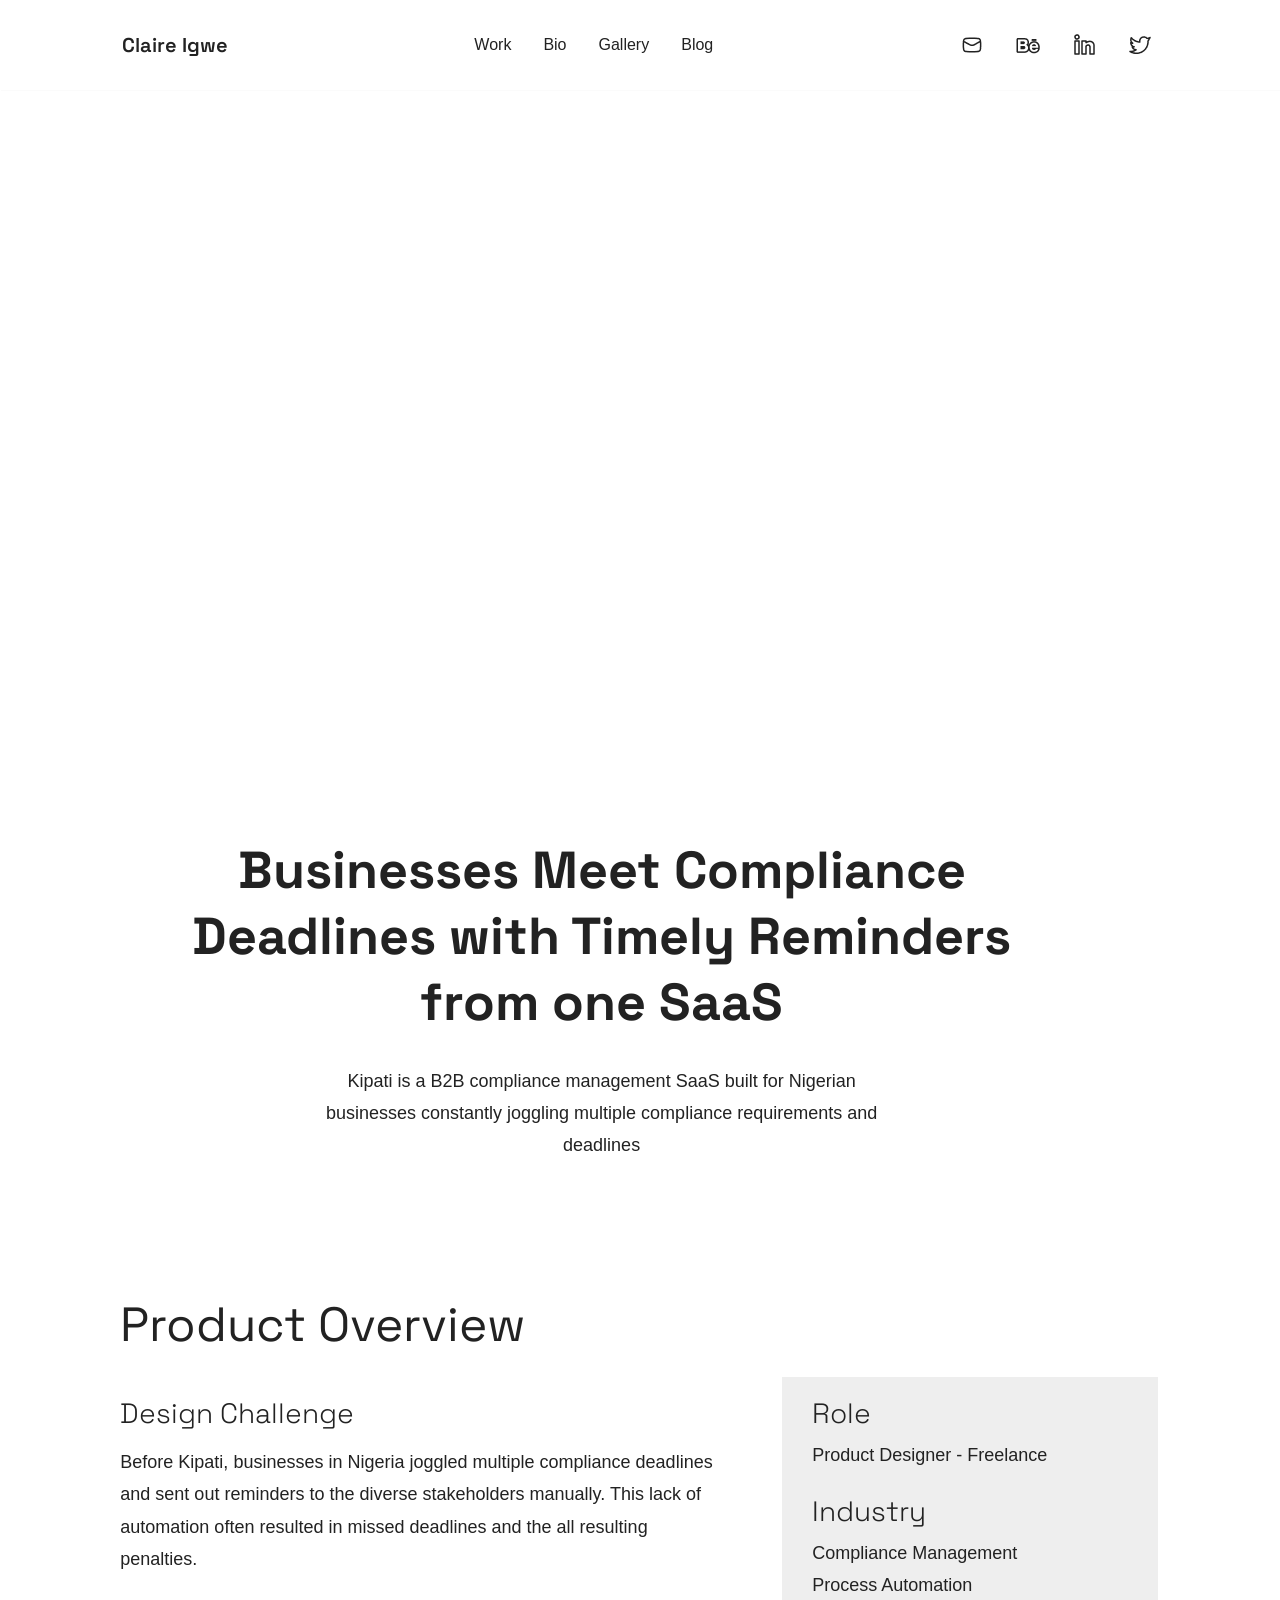
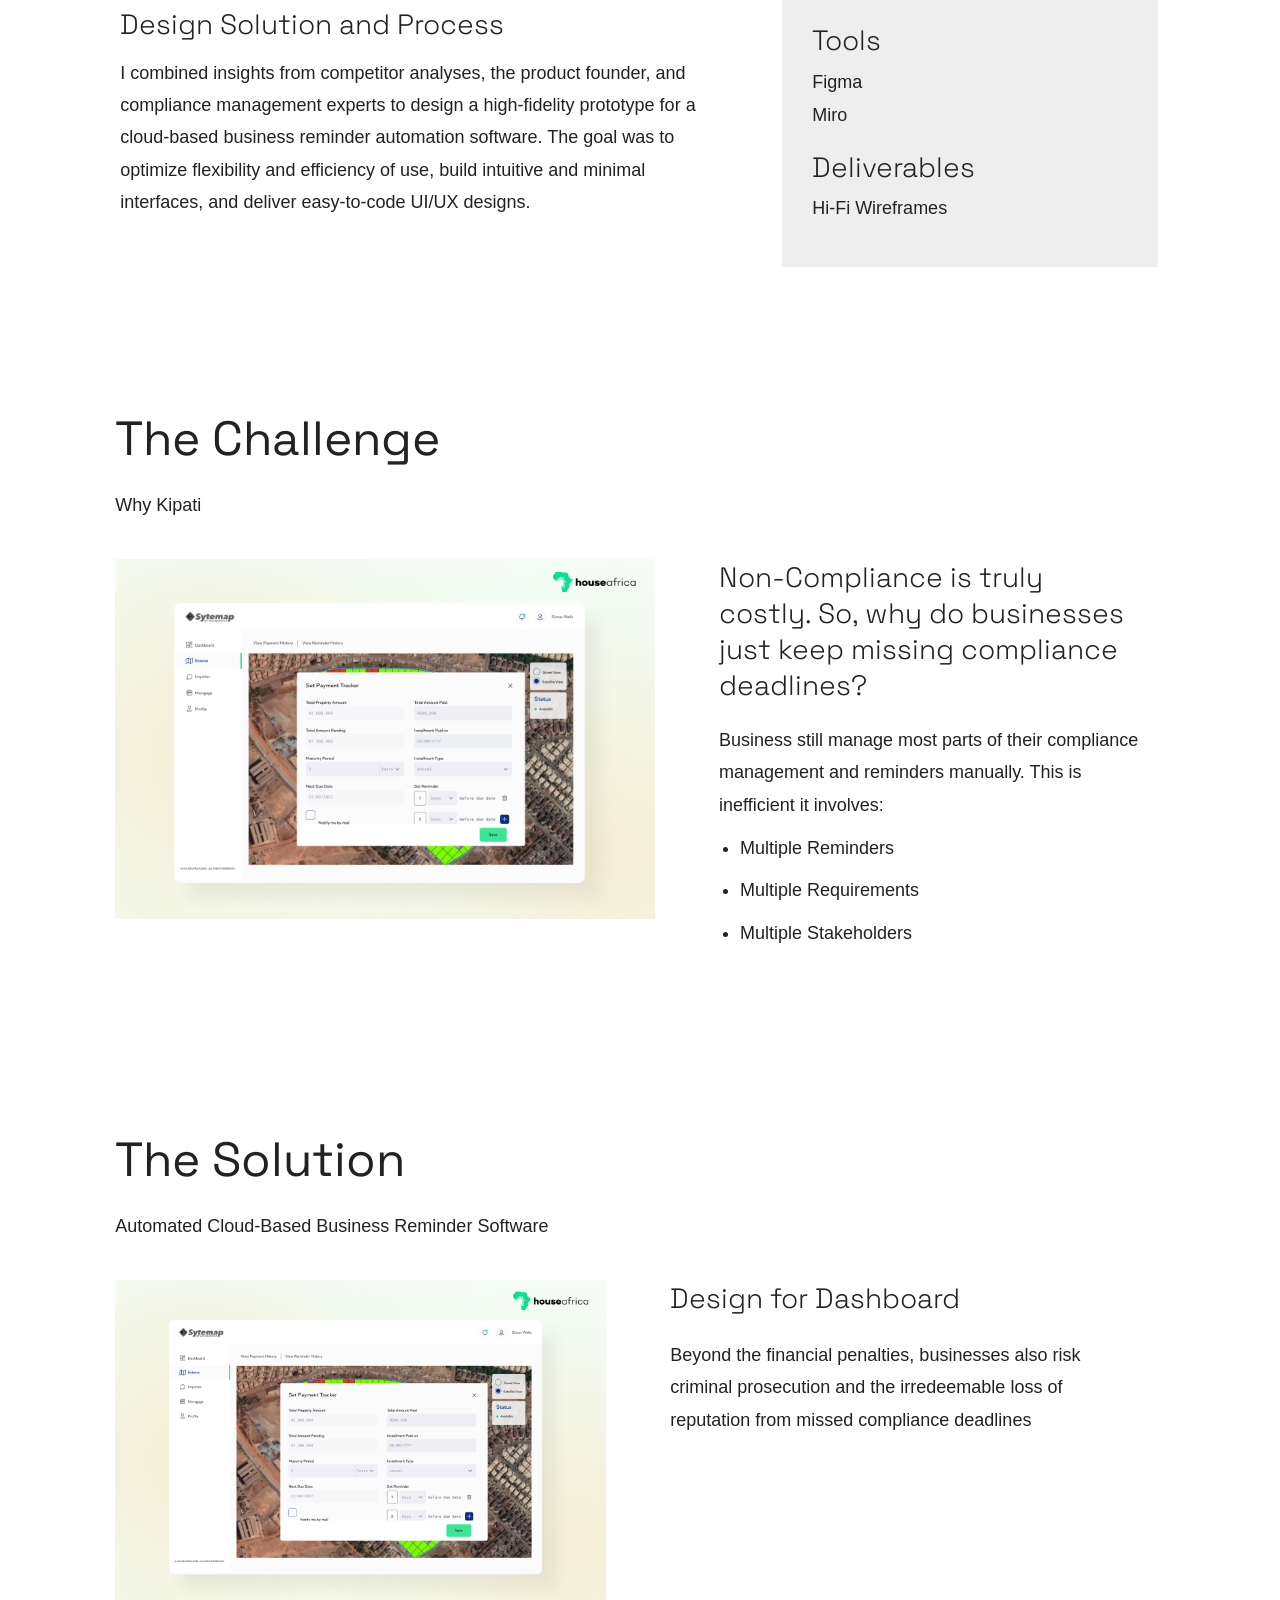
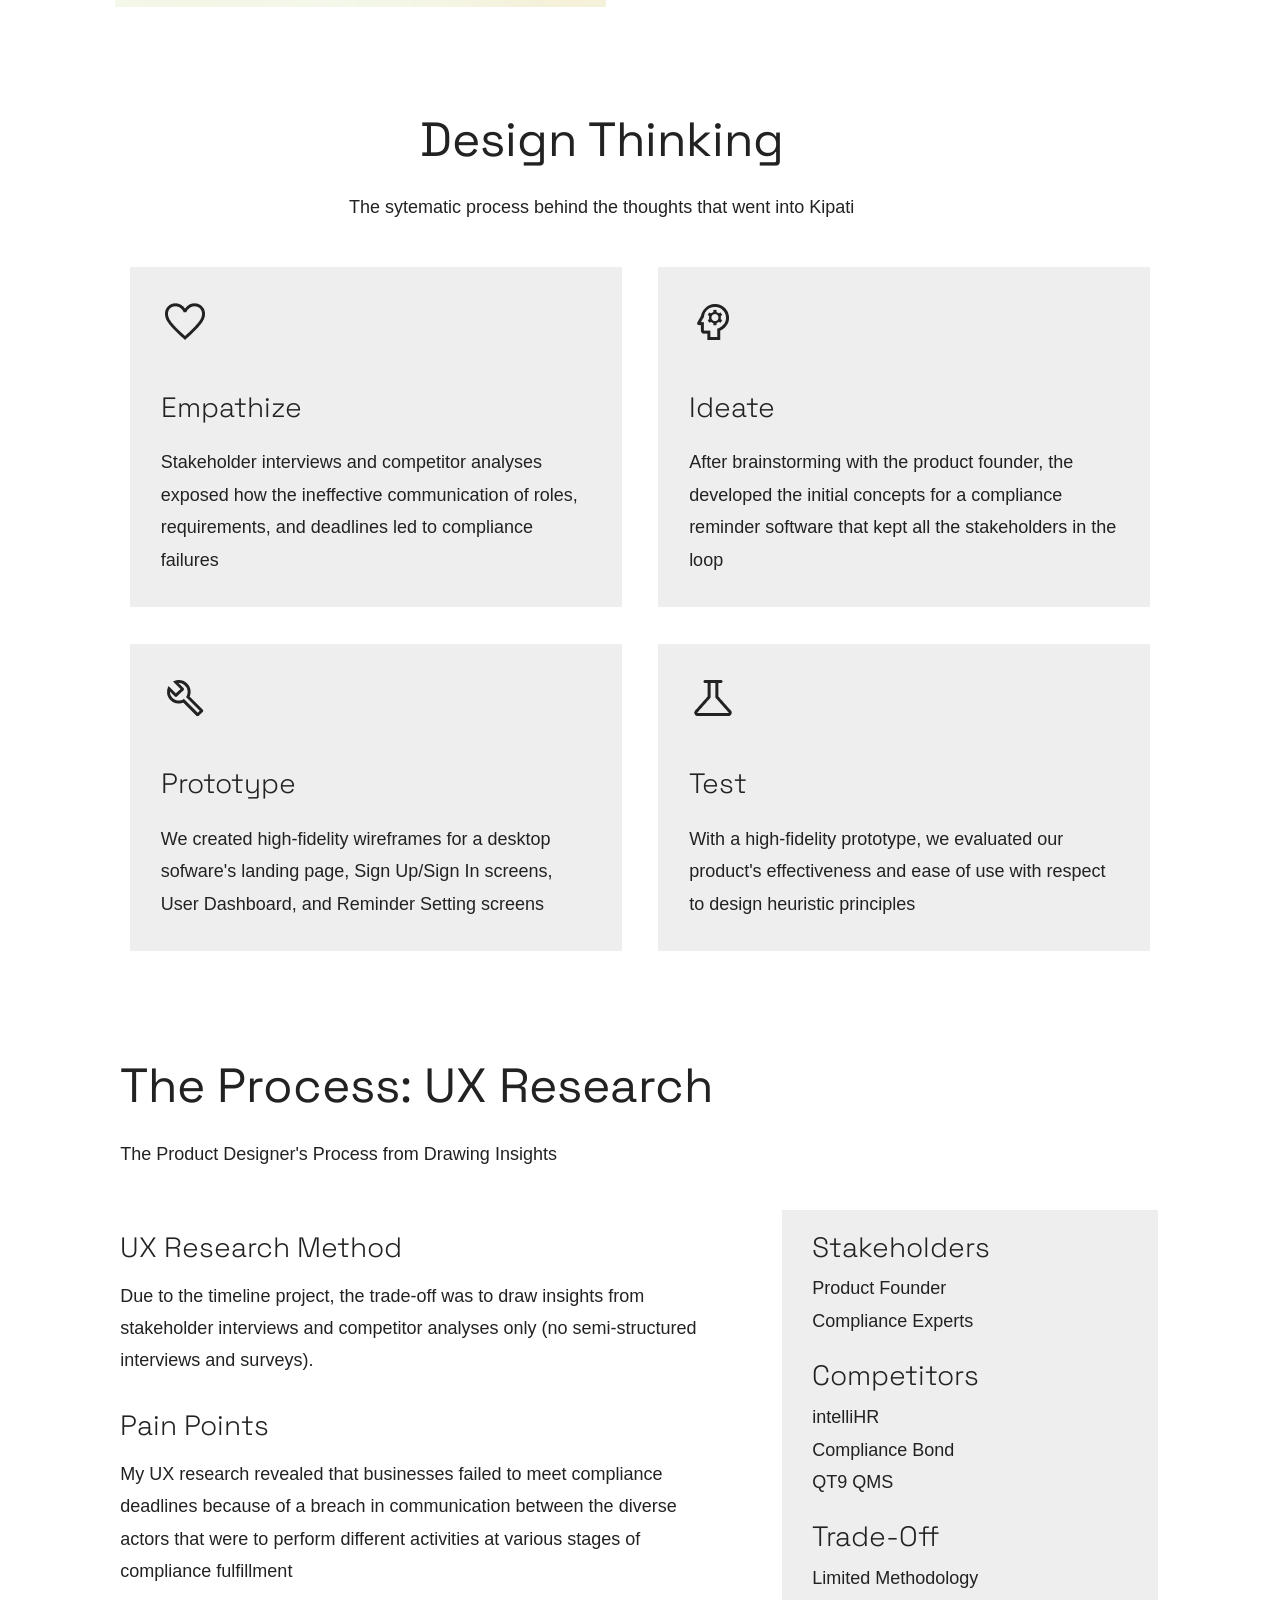
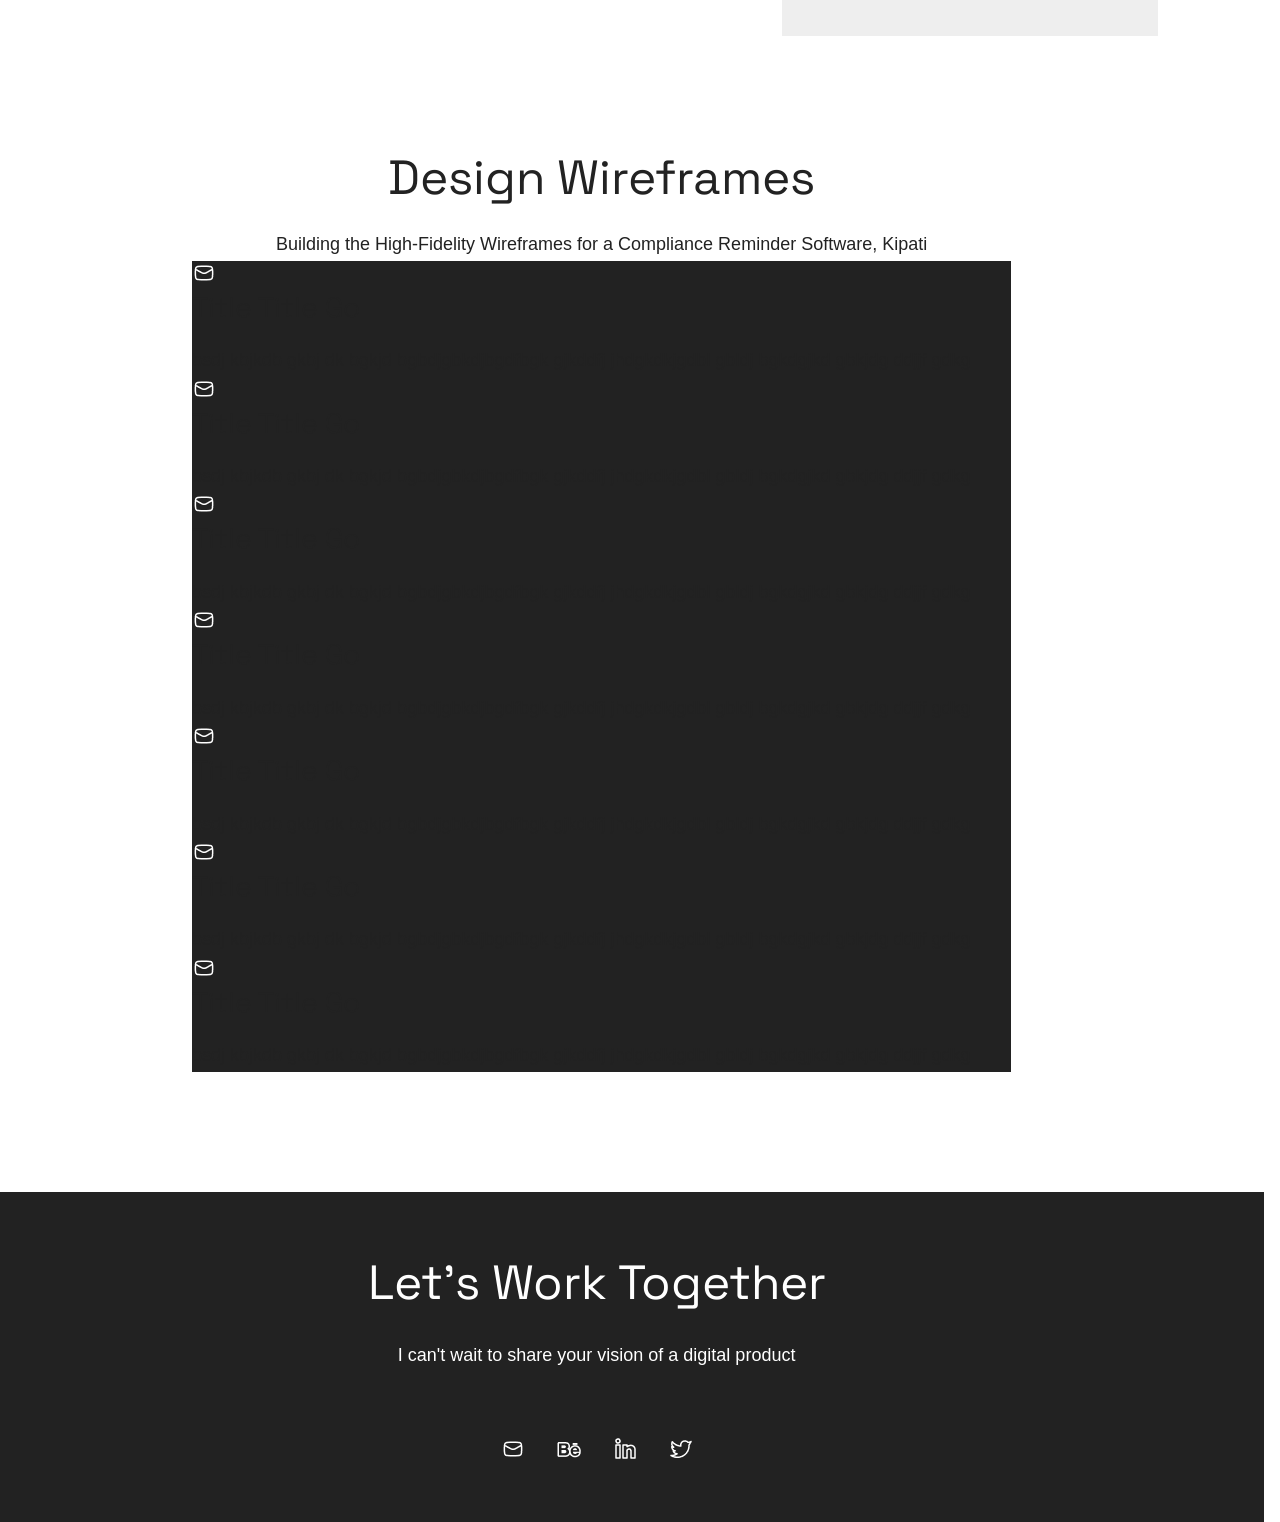
<file: house-africa/index.html>
<!DOCTYPE html>
<html lang="en-US">
    <head>
        <meta charset="UTF-8">
        <meta name='viewport' content='width=device-width, initial-scale=1.0, maximum-scale=1.0' />
        <title>House Africa - Case Study</title>
        <style>
            
            @import url('https://fonts.googleapis.com/css?family=Space+Grotesk&display=swap');
            
            *{
                padding: 0%;
                margin: 0%;
                }
            
            body{
                box-sizing: border-box;
                width: 94vw;
                padding: 0%;
                margin: 0%;
                display: flex;
                flex-direction: column;
                align-items: center; 
            }
            
            header{
                box-sizing: border-box;
                width: 110%;
                height: 85vh;
                margin: 0%;
                padding: 0%;
                display: flex;
                flex-direction: column;
                justify-content: space-between;
                align-items: center;
            }

            nav{
                box-sizing:border-box;
                height: 10%;
                width: 100vw;
                position: fixed;
                left: 0px;
                margin: 0%;
                padding: 0% 10% 0% 9.5%;
                display: flex;
                justify-content: space-between;
                align-items: center;
                background-color: white;
                z-index: 4;
                box-shadow: 1px 1px #fbfbfb;
            }

            #logo{
                box-sizing: border-box;
                font-family: 'Space Grotesk', 'Franklin Gothic Medium', 'Arial Narrow', Arial, sans-serif;
                font-size: 20px;
                font-weight: 600;
                text-align: center;
                z-index: 50;
            }


            #logo:hover{
                color: #444444;
                cursor: pointer;
            }

            #logo a{
                text-decoration: none;
                color: #222222;
            }

            #link_item{
                box-sizing: border-box;
                width: auto;
                height: 40px;
                font-family:'Segoe UI', Tahoma, Geneva, Verdana, sans-serif;
                font-size: 16px;
                display: flex;
                gap: 32px;
                justify-content: flex-start;
                text-align: center;
                align-items: center;   
            }
            
            #social_item{
                box-sizing: border-box;
                width: auto;
                height: auto;
                display: flex;
                gap: 32px;
                align-items:center;
            }

            #hamburger{
                display: none;
                align-self: center;
            }

            #dropdown_items{
                display: none;
            }

            hr{
                color: none;
            }
           
            .social_links{
                display:flex;
                padding: 0%;
                margin: 0%;
                transition: transform 0.3s;
                text-align: center;
                align-items:center;
            }

            .nav_links{
                padding-bottom: 8px;
                padding-top: 8px;
                text-decoration: none;
                color: #222222;

            }
            
            .social_links:hover{
                transform: scale(1.2);
            }

            .nav_links:hover{
                border-bottom: 1px solid #444444;
                color: #444444;
                cursor: pointer;
            }

            #hero{
                box-sizing: border-box;
                width: 110%;
                display: flex;
                flex-direction: column;
                align-items: center;
                justify-content: center;
                padding: 0%;
                margin: 0%;
                background-size: contain;
                background-position: center;
            }
            
            
            #hero_text{
                box-sizing: border-box;
                width: 100%;
                height: 100%;
                display: flex;
                flex-direction: column;
                justify-content: center;
                align-items: center;
                text-align: center;
                margin: 5% 10% 5% 10%;
                gap: 5%;
                padding: 1%;
            }

            #title_section{
                box-sizing: border-box;
                width: 100%;
                height: 100%;
                display: flex;
                flex-direction: column;
                justify-content: flex-start;
                align-items:left;
                margin: 0%;
                gap: 5%;
                padding: 5% 0% 0% 2.5%;
            }

            #title_section3{
                box-sizing: border-box;
                width: 100%;
                height: 100%;
                display: flex;
                flex-direction: column;
                justify-content: flex-start;
                align-items:left;
                margin: 0%;
                gap: 5%;
                padding: 5% 0% 0% 10%;
            }
            
            #title_section h2, #title_section3 h2{
                box-sizing: border-box;
                align-items:left;
                text-align: left;
            }

            #title_section p, #title_section3 p{
                box-sizing: border-box;
                align-self:left;
                text-align: left;
                padding: 0%;
                margin-bottom: 3.75%;
                
            }

            #title_section2{
                box-sizing: border-box;
                width: 100%;
                height: 100%;
                display: flex;
                flex-direction: column;
                justify-content: flex-start;
                align-items:center;
                margin: 0%;
                gap: 5%;
                padding: 5% 0% 0% 0%;
            }
            
            #title_section2 h2{
                box-sizing: border-box;
                align-items:center;
                text-align: center;
            }

            #title_section2 p{
                box-sizing: border-box;
                align-self: center;
                text-align: center;
            }

            h1{              
                font-family: 'Space Grotesk', 'Franklin Gothic Medium', 'Arial Narrow', Arial, sans-serif;
                font-size: 52px;
                color: #222222;
                padding: 0% 15% 2.5% 15%;
                margin: 0%;
            }                   

            h2{
                font-family: 'Space Grotesk', 'Franklin Gothic Medium', 'Arial Narrow', Arial, sans-serif;
                font-size:48px;
                font-weight: 400;
                color: #222222;
                padding: 0% 0% 2% 0%;
                margin: 0%;
                align-items: left;
                text-align: center;
            }

            
            h4{
                box-sizing:border-box;
                max-width: 720px;
                font-family: 'Space Grotesk','Franklin Gothic Medium', 'Arial Narrow', Arial, sans-serif;
                font-size: 28px;
                font-weight: 300;
                color: #222222;
                padding: 0%;
                margin-bottom: 2.5%;
            }

            p{
                font-family:'Segoe UI', Tahoma, Geneva, Verdana, sans-serif;
                font-size: 18px;
                font-weight: 400;
                color: #222222;
                padding: 0%;
                margin: 0%;
                line-height: 1.8;
            }

            li{
                font-family:'Segoe UI', Tahoma, Geneva, Verdana, sans-serif;
                font-size: 18px;
                font-weight: 400;
                color: #222222;
                padding: 0%;
                margin: 0% 0% 0% 5%;
                line-height: 1.8;  
            }

            .paragraph_limits{
                padding: 0% 20% 5% 20%;
                text-align: center;
            }

            .paragraph_limits2{
                padding: 0% 25%;
                text-align: center;
            }

            #text_button{
                box-sizing: border-box;
                width: fit-content;
                font-family: 'Segoe UI', Tahoma, Geneva, Verdana, sans-serif;
                font-size: 18px;
                font-weight: 500;
                color: #222222;
                padding: 0%;
                margin: 0%;
            }

            #text_button:hover{
                color: #444444;
            }

            .projects{
                box-sizing: border-box;
                width: 80vw;
                height: auto;
                display: flex;
                flex-direction: column;
                justify-content: space-between;
                align-items:center;
                text-align: center;
                margin: 0%;
                padding: 2.5% 0% 0% 0%;
            }
            
            .project{
                box-sizing: border-box;
                width: 100%;
                height: fit-content;
                display: flex;
                justify-content: flex-start;
                gap: 5%;
                align-items: top;
                margin: 0% 0% 5% 5%;
                padding: 0%;
            }

            #no_bottom{
                margin-bottom: 0%;
                padding-bottom: 0%;
            }

            .mockup{
                box-sizing: border-box;
                width: 120%;
                display: flex;
                transition: transform 0.3s;
                background-image: url(../Images/houseafrica.png);
                background-repeat: no-repeat;
                background-size: contain;
                aspect-ratio: 1.5;
                object-position: center;
                margin: 0%;
                padding: 0%;
            }
            

            .mockup:hover{
                transform: scale(1.02);
            }

            .project_card{
                max-width: 90%;
                height: auto;
                display: flex;
                flex-wrap: wrap;
                flex-direction: column;
                justify-content: flex-start;
                text-align: left;
                padding: 0% 0% 0% 1.25%;                   
            }
            

            .paragraph_limits3{
                    box-sizing: border-box;
                    max-width: 110%;
                    margin-top: 2.5%;


                }
            
                .label_text{
                color: #999999;
                font-size: medium;
                margin-bottom: 2.5%;
            }

            .text_button2{
                box-sizing: border-box;
                width: fit-content;
                font-family:'Segoe UI', Tahoma, Geneva, Verdana, sans-serif;
                font-size: 16px;
                font-weight: 500;
                color: #222222;
                padding: 0%;
                margin-top: 5%;
            }

            .pattern2{
                box-sizing: border-box;
                width: 80vw;
                height:fit-content;
                display: flex;
                flex-direction: column;
                justify-content:flex-start;
                align-items: center;
                margin: 0%;
            }


            .pattern_2{
                box-sizing: border-box;
                width: 120%;
                height: fit-content;
                display: flex;
                flex-wrap: wrap;
                justify-content: center;
                align-items: left;
                gap:2%;
                margin: 2.5% 0% 2.5% 7.5%;
            }

            .pattern_2_card{
                box-sizing: border-box;
                width: 40%;
                display: flex;
                flex-direction: column;
                justify-content: center;
                align-items: left;
                text-align: left;
                background-color: #eeeeee;
                padding: 2.5%;
                margin: 1.5% 0.5%;
            }
            
            .pattern_3_1_card{
                box-sizing: border-box;
                width: 50%;
                display: flex;
                flex-direction: column;
                justify-content: flex-start;
                align-items: left;
                text-align: left;
                background-color: transparent;
                padding: 0%;
                margin: 1.5% 0% 1.5% 5%;
            }

            .pattern_3_2_card{
                box-sizing: border-box;
                width: 31.25%;
                display: flex;
                flex-direction: column;
                flex-wrap: wrap;
                justify-content: flex-start;
                align-items: left;
                text-align: left;
                background-color: #eeeeee;
                padding: 1.5% 2.5%;
                margin: 0%;
            }

            .pattern_3_1_card p{
            margin-bottom: 5%;
            }

            .pattern_3_2_card section{
            margin-bottom: 7.5%;
            }

            .pattern_2_card h4{
                box-sizing: border-box;
                margin-bottom: 2.5%;

            }

           .pattern_2_card p{
                box-sizing: border-box;
                margin-top: 2.5%;
            }

            .pattern_2_card img{
                box-sizing: border-box;
                width: fit-content;
                margin-bottom: 10%;
            }


            .pattern_3{
                box-sizing: border-box;
                width: 80%;
                height: fit-content;
                display: flex;
                flex-direction: row;
                flex-wrap: wrap;
                background-color: #222222;
                background-position: center;
                margin: 0%;
            }

            footer{
                background-color: #222222;
                width: 109.2%;
                height: auto;
                display: flex;
                flex-direction: column;
                justify-content: center;
                padding: 5% 0% 5% 0%;
                align-items: center;
                margin-top: 10%;
                border-right: #222222 solid 10px;
                text-align: center;
            }
            
            footer h2{
                color: white;
            }

            footer p{
                color: white;
            }

            #footer_social_item{
                box-sizing: border-box;
                width: auto;
                height: auto;
                display: flex;
                gap: 32px;
                align-items:center;
                margin-top: 5%;
            }

            @media screen and (max-width:1200px) and (min-width:900px){

            h1{
                font-size: 48px;
            }
                
                .mockup{
                    box-sizing: border-box;
                    width: 150%;
                }


                #hamburger{
                    display: none;
                }
                
                #dropdown_items{
                    display: none;
                }
            }

            

            @media screen and (max-width:900px)
            {
                body{
                box-sizing: border-box;
                width: 100%;
                display: flex;
                flex-direction: column;
                align-items: center;
                padding: 0%;
                margin: 0%;
                background-color: #fcfcfc;
                }

                header{
                box-sizing: border-box;
                width: 100%;
                height: 75vh;
                display: flex;
                flex-direction: column;
                align-items: center;
                margin: 0% 0% 5% 0%;
                padding: 0%;
                }
            
                #hero{
                box-sizing: border-box;
                width: 100%;
                padding: 5%;
                margin: 0%;
                display: flex;
                align-items: baseline;
                justify-content: flex-end;
                background-color: aqua;
                }
                
                #hero_text{
                box-sizing: border-box;
                width: 100%;
                height: fit-content;
                display: flex;
                flex-direction: column;
                justify-content: flex-start;
                align-items: center;
                text-align: center;
                margin: 0% 2.5% 0% 2.5%;
                padding: 0% 0% 0% 0%;
                }

                #hero_text p{
                padding: 0% 5% 5% 5%;
                }

                nav{
                width: 100%;
                padding: 0% 7.5%;
                box-shadow: 1px 1px #f5f5f5;
                background-color: #fbfbfb;
                }
                
                h1{
                padding: 0% 5% 7.5% 5%;
                }

                #social_item, #link_item{
                display: none;
                }
            
                #hamburger{
                display: flex;
                align-self: center;
               }


               #dropdown_items{
                box-sizing: border-box;
                width: 200px;
                height: 100vh;
                display: none;
                flex-direction: column;
                position: fixed;
                top: 0%;
                right: 5%;
                align-items: right;
                padding: 2% 2.5% 0.5% 3%;
                background-color: #eeeeee;
            }

                #dropdown_items a p{
                font-family:'Segoe UI', Tahoma, Geneva, Verdana, sans-serif;
                font-size: 16px;
                font-weight: 600;
                color: #222222;
                }

                .nav_links2{
                    box-sizing: border-box;
                    display: flex;
                    height: 44px;
                    text-align: left;
                    justify-content: flex-start;
                    align-items: center;
                    padding: 0%;
                    margin: 0%;
                    background-color: #eeeeee;
                    text-decoration: none;
                }

                .social_links2{
                    box-sizing: border-box;
                    display: flex;
                    flex-direction: row-reverse;
                    height: 44px;
                    text-align: left;
                    align-items: center;
                    padding: 0%;
                    margin: 0%;
                    justify-content: flex-end;
                    gap: 10%;
                    text-decoration: none;
                }

                .nav_links2:hover{
                    background-color: #999999;
                }

                .social_links2:hover{
                    background-color: #999999;
                }

                #cancel_icon{
                display: flex;
                justify-content: flex-end;
                box-sizing: border-box;
                text-decoration: none;
                padding: 5% 0% 5% 0%;
                }

                #logo_new{
                display: none;

            }
            
            #logo_new p{
                text-decoration: none;
                color: #222222;

            }

                .paragraph_limits{
                padding: 0% 20%;
                margin-bottom: 5%;
                text-align: center;
                align-self: center;
                }

                .paragraph_limits2{
                padding: 0% 20%;
                margin-bottom: 5%;
                text-align: center;
                align-self: center;
                }

                .paragraph_limits3{
                    box-sizing: border-box;
                    width: 85%;
                }

                .projects{
                box-sizing: border-box;
                width: 90vw;
                height: auto;
                display: flex;
                flex-direction: column;
                justify-content: space-between;
                align-items:center;
                text-align: center;
                margin: 0%;
                padding: 2.5% 0% 0% 0%;
                align-self: center;
            }
                
                .project{
                box-sizing: border-box;
                width:100%;
                height: auto;
                display: flex;
                flex-direction: column;
                justify-content: center;
                align-items: center;
                margin: 7.5% 0% 7.5% 0%;
                padding: 0%;
            }


            .project_card{
                padding: 0%;
                margin: 5% 5% 0% 5%;                  
            }

            #title_section{
                box-sizing: border-box;
                width: 100%;
                height: 100%;
                display: flex;
                flex-direction: column;
                justify-content: flex-start;
                align-items:center;
                margin: 0%;
                gap: 5%;
                padding: 5% 0% 0% 0%;
            }
            
            #title_section h2{
                box-sizing: border-box;
                align-items:center;
                text-align: center;
            }

            #title_section p{
                box-sizing: border-box;
                align-self:center;
                text-align: center;
            }
            
            .label_text{
                margin-bottom: 5%;
            }

            #text_button{
                box-sizing: border-box;
                width: fit-content;
            }
            
            .text_button2{
                box-sizing: border-box;
                width: fit-content;
                font-family:'Segoe UI', Tahoma, Geneva, Verdana, sans-serif;
                font-size: 16px;
                font-weight: 500;
                color: #222222;
                padding: 0%;
                margin-top: 2.5%;
            }

            .pattern_2_card{
                box-sizing: border-box;
                width: 70%;
            }

            .pattern_3_1_card{
                box-sizing: border-box;
                width: 80%;
            }

            .pattern_3_2_card{
                box-sizing: border-box;
                width: 80%;
                flex-direction: column;
                gap: 5%;
            }

            .pattern_3_1_card p{
            margin-bottom: 7.5%;
            }

            .pattern_3_2_card section{
            margin-bottom: 7.5%;
            }

            h4{
                font-family: 'Space Grotesk','Franklin Gothic Medium', 'Arial Narrow', Arial, sans-serif;
                font-size: 28px;
                font-weight: 300;
                color: #222222;
                padding: 0%;
                margin-bottom: 2.5%;
            }

            p{
                font-family:'Segoe UI', Tahoma, Geneva, Verdana, sans-serif;
                font-size: 18px;
                font-weight: 400;
                color: #222222;
                padding: 0%;
                margin: 0%;
                line-height: 1.8;
            }
   

            .mockup:hover{
                transform: scale(1.02);
            }

            }

            @media screen and (max-width:660px){
            header{
                box-sizing: border-box;
                height: 75vh;
                margin-bottom: 5%;
            }

            h1{
                font-family: 'Space Grotesk', 'Franklin Gothic Medium', 'Arial Narrow', Arial, sans-serif;
                font-size: 48px;
                font-weight: 500;
                padding: 0% 5% 7.5% 5%;
                }

            .paragraph_limits3{
                box-sizing: border-box;
                width: 100%;
                }

            .paragraph_limits{
                padding: 0% 10%;
                text-align: center;
            }

            .paragraph_limits2{
                padding: 0% 10%;
                text-align: center;
            }

                h2{
                font-family: 'Space Grotesk', 'Franklin Gothic Medium', 'Arial Narrow', Arial, sans-serif;
                font-size:40px;
                font-weight: 600;
                color: #222222;
            }

            #hero_text{
                padding-bottom: 0%;
            }

            #title_section{
                box-sizing: border-box;
                width: 100%;
                height: 100%;
                display: flex;
                flex-direction: column;
                justify-content: flex-start;
                align-items:center;
                margin: 0%;
                gap: 5%;
                padding: 5% 0% 0% 0%;
            }
            
            #title_section h2{
                box-sizing: border-box;
                align-items:center;
                text-align: center;
            }

            #title_section p{
                box-sizing: border-box;
                align-self:center;
                text-align: center;
                padding: 0% 5%;
            }
            
            .project{
                    padding-bottom: 7.5%;
                }

            .projects{
                    padding-top: 2.5%;
                }

            .pattern_2_card{
                box-sizing: border-box;
                width: 90%;
                height: fit-content;
                padding: 10%;
            }

            #dropdown_items{
                box-sizing: border-box;
                width: 160px;
                display: none;
                flex-direction: column;
                position: fixed;
                top: 0%;
                right: 5%;
                align-items: right;
                padding: 3% 2.5% 0.5% 5%;
                background-color: #eeeeee;
            }

                #dropdown_items a p{
                font-family:'Segoe UI', Tahoma, Geneva, Verdana, sans-serif;
                font-size: 16px;
                font-weight: 600;
                color: #222222;
                }



                .nav_links2{
                    box-sizing: border-box;
                    display: flex;
                    height: 44px;
                    text-align: left;
                    justify-content: flex-start;
                    align-items: center;
                    padding: 0%;
                    margin: 0%;
                    background-color: #eeeeee;
                    text-decoration: none;
                }

                .social_links2{
                    box-sizing: border-box;
                    display: flex;
                    flex-direction: row-reverse;
                    height: 44px;
                    text-align: left;
                    align-items: center;
                    padding: 0%;
                    margin: 0%;
                    justify-content: flex-end;
                    gap: 10%;
                    text-decoration: none;
                }

                .nav_links2:hover{
                    background-color: #999999;
                }

                .social_links2:hover{
                    background-color: #999999;
                }

                #cancel_icon{
                display: flex;
                justify-content: flex-end;
                box-sizing: border-box;
                padding: 7.5% 0;

            }
                #logo_new{
                box-sizing: border-box;
                display: none;
                }

                footer p{
                padding: 0% 10%;
            }

            }

            @media screen and (max-width:396px){
                #dropdown_items{
                box-sizing: border-box;
                width: 100%;
                display: none;
                flex-direction: column;
                position: fixed;
                top: 0%;
                right: 0%;
                align-self: center;
                align-items: right;
                margin-left: 5%;
                background-color: #eeeeee;
                padding: 5% 7.5% 5% 7.5%;
            }

                #dropdown_items a p{
                font-family:'Segoe UI', Tahoma, Geneva, Verdana, sans-serif;
                font-size: 16px;
                font-weight: 500;
                color: #222222;
                }

                .nav_links2{
                    box-sizing: border-box;
                    display: flex;
                    text-decoration: none;
                }

                .social_links2{
                    box-sizing: border-box;
                    display: flex;
                }

                .nav_links2:hover{
                    background-color: #999999;
                }

                .social_links2:hover{
                    background-color: #999999;
                }

                #cancel_icon{
                display: flex;
                justify-content: space-between;
                align-items: center;
                align-self: flex-end;
                box-sizing: border-box;
                background-color: #eeeeee;
                padding: 5% 0%;
            }


                #logo_new{
                box-sizing: border-box;
                display: none;
                }


            h1{
                font-family: 'Space Grotesk', 'Franklin Gothic Medium', 'Arial Narrow', Arial, sans-serif;
                font-size: 40px;
                font-weight: 500;
                padding: 0% 5% 7.5% 5%;
                }

                .projects{
                    padding-top: 10%;
                }

                .project{
                    padding-bottom: 10%;
                }
                
                .paragraph_limits3{
                    box-sizing: border-box;
                    width: 100%;
                }

                h2{
                font-family: 'Space Grotesk', 'Franklin Gothic Medium', 'Arial Narrow', Arial, sans-serif;
                font-size:28px;
                font-weight: 400;
                color: #222222;
                }

                #title_section{
                box-sizing: border-box;
                width: 100%;
                height: 100%;
                display: flex;
                flex-direction: column;
                justify-content: flex-start;
                align-items: center;
                margin: 0%;
                gap: 5%;
                padding: 5% 0% 0% 0%;
            }
            
            #title_section h2{
                box-sizing: border-box;
                align-items: center;
                text-align: center;
            }

            #title_section p{
                box-sizing: border-box;
                align-self:center;
                text-align: center;
            }

                .paragraph_limits{
                padding: 0% 1.25%;
                margin-bottom: 5%;
                text-align: center;
                align-self: center;
                }

                .paragraph_limits2{
                box-sizing: border-box;
                width: 100%;
                padding: 0% 1.25%;
                margin-bottom: 5%;
                text-align: center;
                align-self: center;
                }

                .paragraph_limits3{
                box-sizing: border-box;
                width: 200%;
                padding: 0% 0.5% 0% 0%;
                }

                #hero_text{
                box-sizing: border-box;
                width: 100%;
                height: fit-content;
                margin: 10% 2.5% 0% 2.5%;
                padding: 0%;
                }

                .project_card{
                width: 100%;
                padding: 0%;
                margin: 5% 0.5% 0% 1.25%;                  
                }

                .pattern_2_card{
                box-sizing: border-box;
                width: 100%;
                height: fit-content;
                padding: 7.5%;
            }

                #text_button{
                    box-sizing: border-box;
                    width: fit-content;
                }

                footer{
                    margin-top: 5%;
                }
            }

        </style>
            
        <script>
            function g(){cancel_icon.parentElement.style.display=""
            hamburger.style.display=""}
            
            function f(){cancel_icon.parentElement.style.display="flex"
            hamburger.style.display="none"}

        </script>


    </head>
    <body>
        <header>
            <nav>
                    <section id="logo"><a href="https://samuelakigbogun.github.io/portfolio-landing-page">Claire Igwe</a></section>
                    
                    <section id="link_item">
                        <a href="https://samuelakigbogun.github.io/portfolio-landing-page" class="nav_links">Work</a>
                        <a href="#" class="nav_links">Bio</a>
                        <a href="https://www.behance.net/claireigwe2" class="nav_links">Gallery</a>
                        <a href="#" class="nav_links">Blog</a>
                    </section>

                    <section id="social_item">
                        <a href="mailto:contact@claireigwe.com" class="social_links"><img src="../Images/mail.png" alt="Email Icon"></a>
                        <a href="https://www.behance.net/claireigwe2" class="social_links"><img src="../Images/behance.png" alt="Behance Icon"></a>
                        <a href="https://www.linkedin.com/in/claire-igwe" class="social_links"><img src="../Images/linkedin.png" alt="LinkedIn Icon"></a>
                        <a href="https://www.twitter.com/claire_uxdesign" class="social_links"><img src="../Images/twitter.png" alt="Twitter Icon"></a>
                    </section>

                    <section id="hamburger" onclick="f()">
                        <a href="#" class="social_links"><img src="../Images/hamburger.png" alt="Icon"></a>
                    </section>
                    
                    <section id="dropdown_items">
                        <a href="https://samuelakigbogun.github.io/portfolio-landing-page" id="cancel_icon" onclick="g()"><p id="logo_new">Claire Igwe</p><img src="../Images/close_icon.png" alt="Icon"></a>
                        <p class="label_text">Go To</p>
                        <a href="#" class="nav_links2"><p>Work</p></a>
                        <a href="#" class="nav_links2"><p>Bio</p></a>
                        <a href="https://www.behance.net/claireigwe2" class="nav_links2"><p>Gallery</p></a>
                        <a href="#" class="nav_links">Blog</a>
                        <hr><hr>
                        <p class="label_text">Reach Out</p>
                        <a href="mailto:contact@claireigwe.com" class="social_links2"><p>Email</p><img src="../Images/mail.png" alt="Email Icon"></a>
                        <a href="https://www.behance.net/claireigwe2" class="social_links2"><p>Behance</p><img src="../Images/behance.png" alt="Behance Icon"></a>
                        <a href="https://www.linkedin.com/in/claire-igwe" class="social_links2"><p>LinkedIn</p><img src="../Images/linkedin.png" alt="LinkedIn Icon"></a>
                        <a href="https://www.twitter.com/claire_uxdesign" class="social_links2"><p>Twitter</p><img src="../Images/twitter.png" alt="Twitter Icon"></a>
                    </section>
                
            </nav>
        
            <!--<section id="hero"></section>-->
        </header>

        
        <section id="hero_text">
            <h1>Businesses Meet Compliance Deadlines with Timely Reminders from one SaaS</h1>
            <p class="paragraph_limits2">Kipati is a B2B compliance management SaaS built for Nigerian businesses constantly joggling multiple compliance requirements and deadlines</p>
        </section>
        
        <section id="projects">

            <section id="title_section3">
                <h2>Product Overview</h2>
            </section>

            <section class="project">

                <section class="pattern_3_1_card">
                    <h4>Design Challenge</h4>
                    <p>Before Kipati, businesses in Nigeria joggled multiple compliance deadlines and sent out reminders to the diverse stakeholders manually. This lack of automation often resulted in missed deadlines and the all resulting penalties.</p>
                    <h4>Design Solution and Process</h4>
                    <p>I combined insights from competitor analyses, the product founder, and compliance management experts to design a high-fidelity prototype for a cloud-based business reminder automation software. The goal was to optimize flexibility and efficiency of use, build intuitive and minimal interfaces, and deliver easy-to-code UI/UX designs.</p>
                </section>

                <section class="pattern_3_2_card">
                
                    <section>
                        <h4>Role</h4>
                        <p>Product Designer - Freelance</p>
                    </section>

                    <section>
                        <h4>Industry</h4>
                        <p>Compliance Management<br>Process Automation</p>
                    </section>

                    <section>
                        <h4>Tools</h4>
                        <p>Figma<br>Miro</p>
                    </section>

                    <section>
                        <h4>Deliverables</h4>
                        <p>Hi-Fi Wireframes</p>
                    </section>

                </section>

            </section>
        </section>

        <section class="projects">

            <section id="title_section">
                <h2>The Challenge</h2>
                <p>Why Kipati</p>
            </section>
            <section class="project">        
                <section class="mockup"></section>
                <section class="project_card">
                    <h4>Non-Compliance is truly costly. So, why do businesses just keep missing compliance deadlines?</h4>
                    <p class="paragraph_limits3">Business still manage most parts of their compliance management and reminders manually. This is inefficient it involves:</p>  
                    <ul>    
                        <li class="paragraph_limits3">Multiple Reminders</li>  
                        <li class="paragraph_limits3">Multiple Requirements</li>                                
                        <li class="paragraph_limits3">Multiple Stakeholders</li>
                    </ul>                     
                </section>                             
            </section>
        
        </section>
        
        <section class="projects">

            <section id="title_section">
                <h2>The Solution</h1>
                <p>Automated Cloud-Based Business Reminder Software</p>
            </section>

            <section class="project">        
                <section class="mockup">
                    <!--<a href="#"><img src="../Images/houseafrica.png" alt="Project 2 Mockup"></a>-->
                </section>
                <section class="project_card">
                    <h4>Design for Dashboard</h4>
                    <p class="paragraph_limits3">Beyond the financial penalties, businesses also risk criminal prosecution and the irredeemable loss of reputation from missed compliance deadlines</p>                                
                </section>                          
            </section>
        </section>

        <section class="pattern2">
            <section id="title_section2">
                <h2>Design Thinking</h2>
                <p>The sytematic process behind the thoughts that went into Kipati</p>
            </section>
    
            <section class="pattern_2">
                <section class="pattern_2_card">
                    <img src="../Images/favorite.png" alt="Empathy is finding out why businesses fail at compliance from real people">
                    <h4>Empathize</h4>
                    <p>Stakeholder interviews and competitor analyses exposed how the ineffective communication of roles, requirements, and deadlines led to compliance failures</p>
                </section>
    
                <section class="pattern_2_card">
                    <img src="../Images/psychology.png" alt="The idea is to build a compliance reminder software for businesses">
                    <h4>Ideate</h4>
                    <p>After brainstorming with the product founder, the developed the initial concepts for a compliance reminder software that kept all the stakeholders in the loop</p>
                </section>
        
                <section class="pattern_2_card">
                    <img src="../Images/build.png" alt="PrototyPing means building wireframes for a software that meets users needs">
                    <h4>Prototype</h4>
                    <p>We created high-fidelity wireframes for a desktop sofware's landing page, Sign Up/Sign In screens, User Dashboard, and Reminder Setting screens</p>
                </section>

                <section class="pattern_2_card">
                    <img src="../Images/science.png" alt="Icon 4">
                    <h4>Test</h4>
                    <p>With a high-fidelity prototype, we evaluated our product's effectiveness and ease of use with respect to design heuristic principles</p>
                </section>

            </section>
                
        </section>

        <section id="projects">

            <section id="title_section3">
                <h2>The Process: UX Research</h2>
                <p>The Product Designer's Process from Drawing Insights</p>
            </section>

            <section class="project">

                <section class="pattern_3_1_card">
                    <h4>UX Research Method</h4>
                    <p>Due to the timeline project, the trade-off was to draw insights from stakeholder interviews and competitor analyses only (no semi-structured interviews and surveys).</p>
                    <h4>Pain Points</h4>
                    <p>My UX research revealed that businesses failed to meet compliance deadlines because of a breach in communication between the diverse actors that were to perform different activities at various stages of compliance fulfillment</p>
                </section>

                <section class="pattern_3_2_card">               
                    <section>
                        <h4>Stakeholders</h4>
                        <p>Product Founder<br>Compliance Experts</p>
                    </section>

                    <section>
                        <h4>Competitors</h4>
                        <p>intelliHR<br>Compliance Bond<br>QT9 QMS</p>
                    </section>

                    <section>
                        <h4>Trade-Off</h4>
                        <p>Limited Methodology</p>
                    </section>
                </section>

            </section>
        </section>

        <section class="pattern2">
            <section id="title_section2">
                <h2>Design Wireframes</h2>
                <p>Building the High-Fidelity Wireframes for a Compliance Reminder Software, Kipati</p>
            </section>

            <section class="pattern_3">
                <section class="image_text">    
                    <img src="../Images/mail-white.png" alt="Email Icon">
                    <h4>Title Title Go</h4>
                    <p>bsdj kbjkdb gkbj dk bgkjd bgbdjgbkdjbgdfbgk gjkddfj jhdgkdkjgdbl gbldj bgkdgjkd gbkjdg ddjjf gdkg</p>  
                </section>

                <section class="image_text">    
                    <img src="../Images/mail-white.png" alt="Email Icon">
                    <h4>Title Title Go</h4>
                    <p>bsdj kbjkdb gkbj dk bgkjd bgbdjgbkdjbgdfbgk gjkddfj jhdgkdkjgdbl gbldj bgkdgjkd gbkjdg ddjjf gdkg</p>  
                </section>

                <section class="image_text">    
                    <img src="../Images/mail-white.png" alt="Email Icon">
                    <h4>Title Title Go</h4>
                    <p>bsdj kbjkdb gkbj dk bgkjd bgbdjgbkdjbgdfbgk gjkddfj jhdgkdkjgdbl gbldj bgkdgjkd gbkjdg ddjjf gdkg</p>  
                </section>

                <section class="image_text">    
                    <img src="../Images/mail-white.png" alt="Email Icon">
                    <h4>Title Title Go</h4>
                    <p>bsdj kbjkdb gkbj dk bgkjd bgbdjgbkdjbgdfbgk gjkddfj jhdgkdkjgdbl gbldj bgkdgjkd gbkjdg ddjjf gdkg</p>  
                </section>

                <section class="image_text">    
                    <img src="../Images/mail-white.png" alt="Email Icon">
                    <h4>Title Title Go</h4>
                    <p>bsdj kbjkdb gkbj dk bgkjd bgbdjgbkdjbgdfbgk gjkddfj jhdgkdkjgdbl gbldj bgkdgjkd gbkjdg ddjjf gdkg</p>  
                </section>

                <section class="image_text">    
                    <img src="../Images/mail-white.png" alt="Email Icon">
                    <h4>Title Title Go</h4>
                    <p>bsdj kbjkdb gkbj dk bgkjd bgbdjgbkdjbgdfbgk gjkddfj jhdgkdkjgdbl gbldj bgkdgjkd gbkjdg ddjjf gdkg</p>  
                </section>

                <section class="image_text">    
                    <img src="../Images/mail-white.png" alt="Email Icon">
                    <h4>Title Title Go</h4>
                    <p>bsdj kbjkdb gkbj dk bgkjd bgbdjgbkdjbgdfbgk gjkddfj jhdgkdkjgdbl gbldj bgkdgjkd gbkjdg ddjjf gdkg</p>  
                </section>

            </section>
            
        </section>
        
        <footer>
            <h2>Let's Work Together</h2>
            <p>I can't wait to share your vision of a digital product</p>
            <section id="footer_social_item">
                        <a href="mailto:contact@claireigwe.com" class="social_links"><img src="../Images/mail-white.png" alt="Email Icon"></a>
                        <a href="https://www.behance.net/claireigwe2" class="social_links"><img src="../Images/behance-white.png" alt="Behance Icon"></a>
                        <a href="https://www.linkedin.com/in/claire-igwe" class="social_links"><img src="../Images/linkedin-white.png" alt="LinkedIn Icon"></a>
                        <a href="https://www.twitter.com/claire_uxdesign" class="social_links"><img src="../Images/twitter-white.png" alt="Twitter Icon"></a>
            </section>
        </footer>
    
    </body>
</html>
</file>
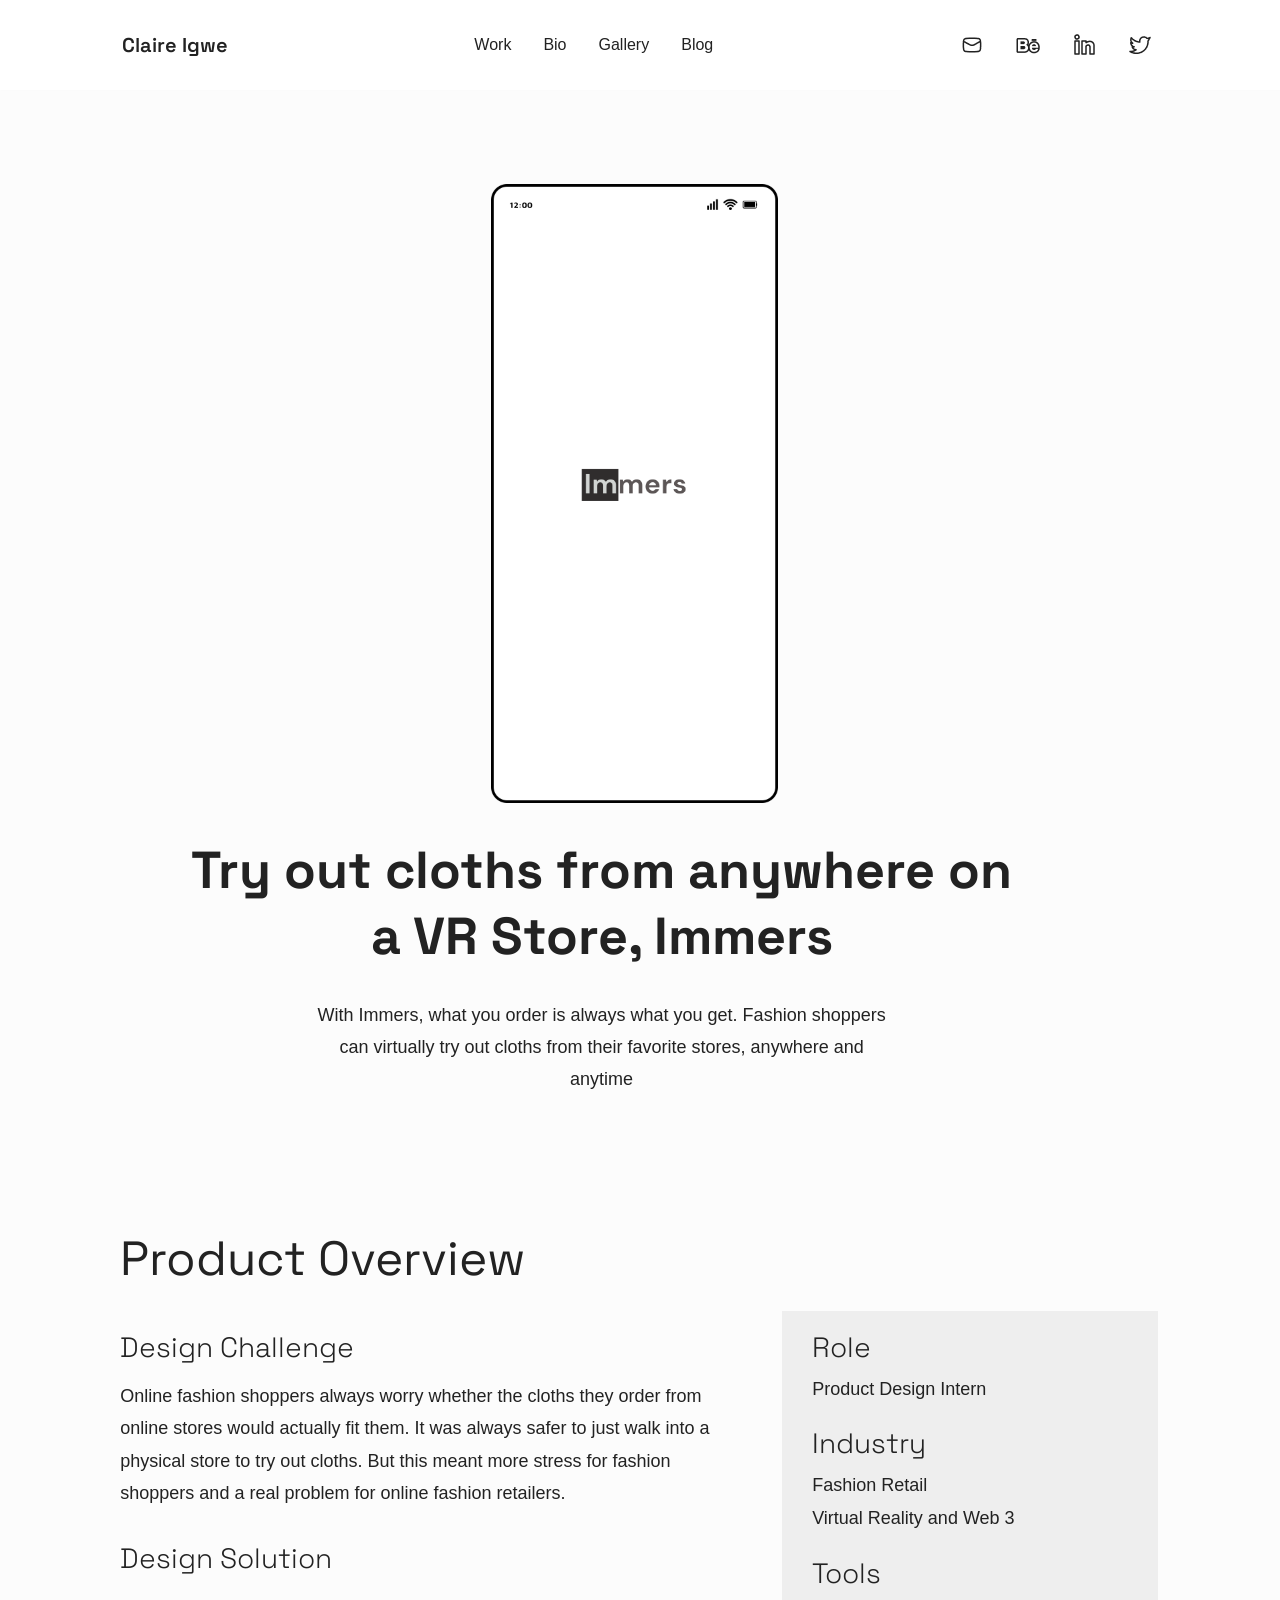
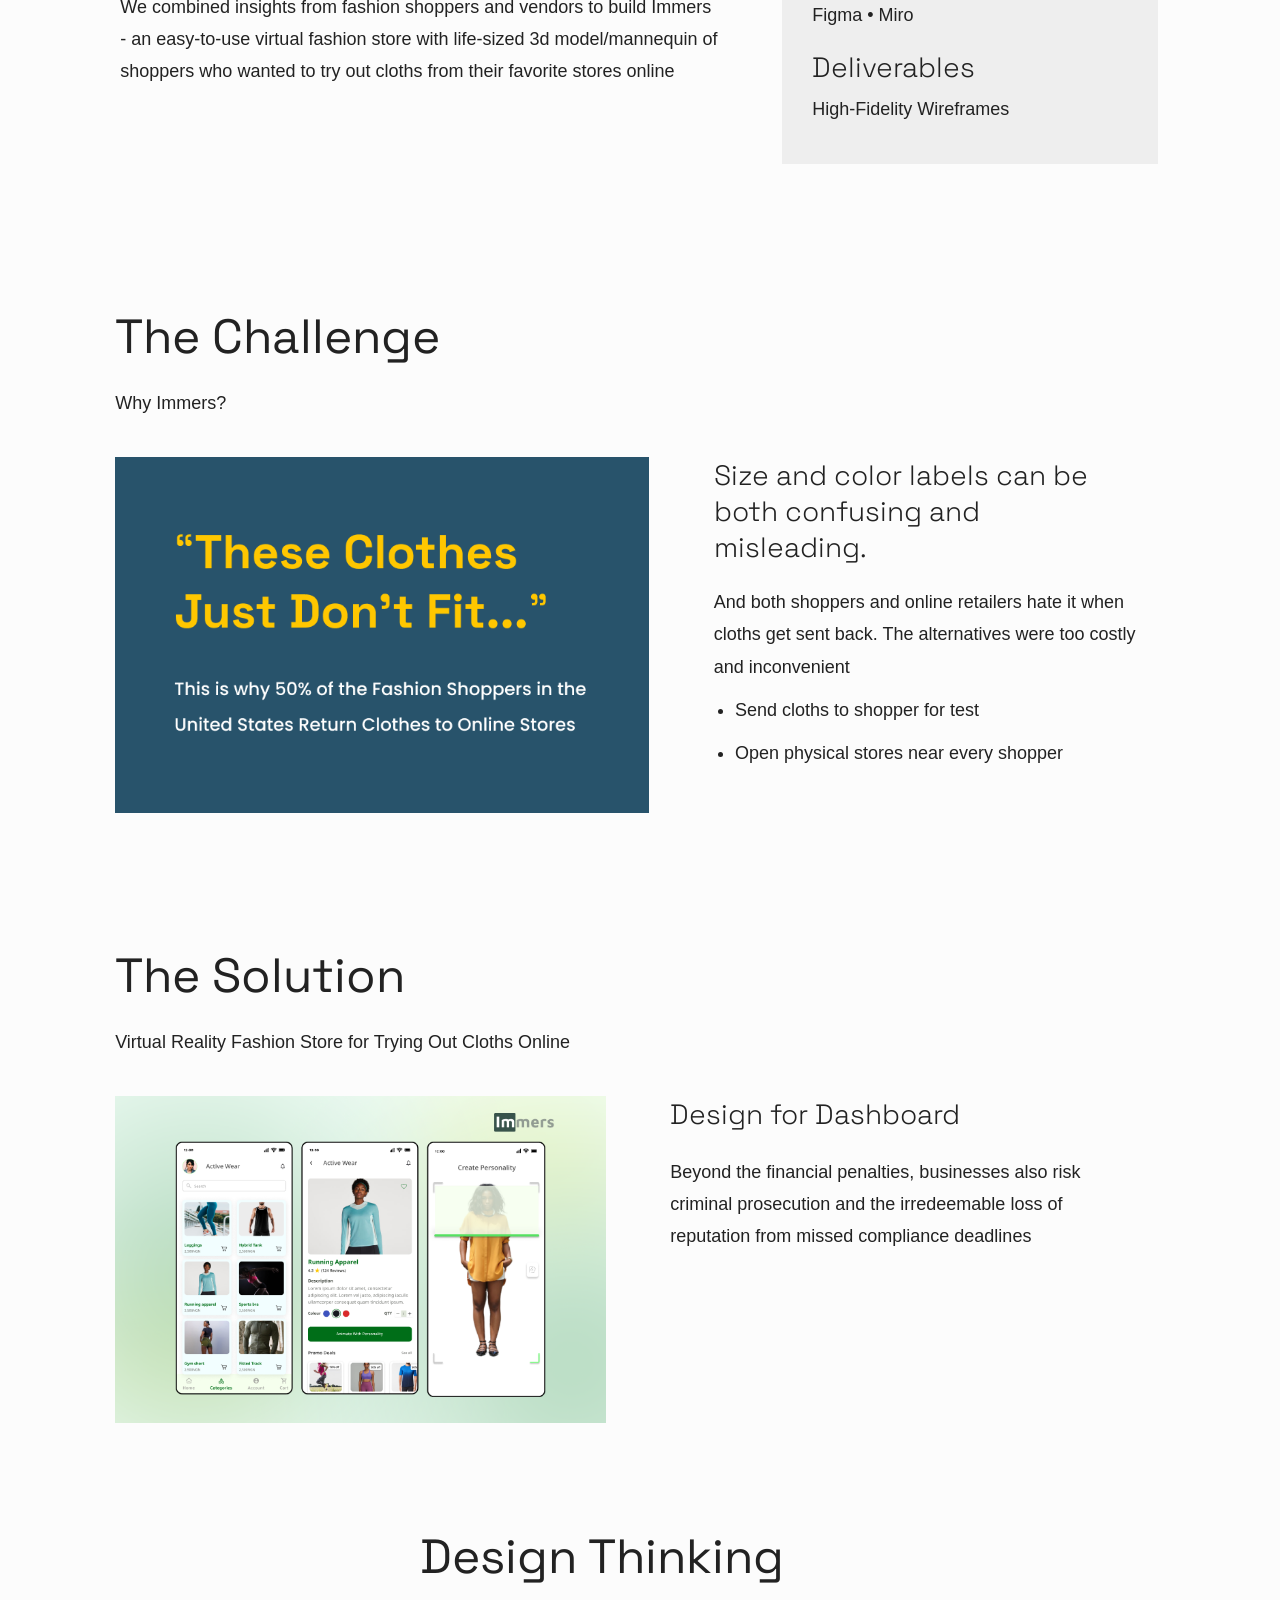
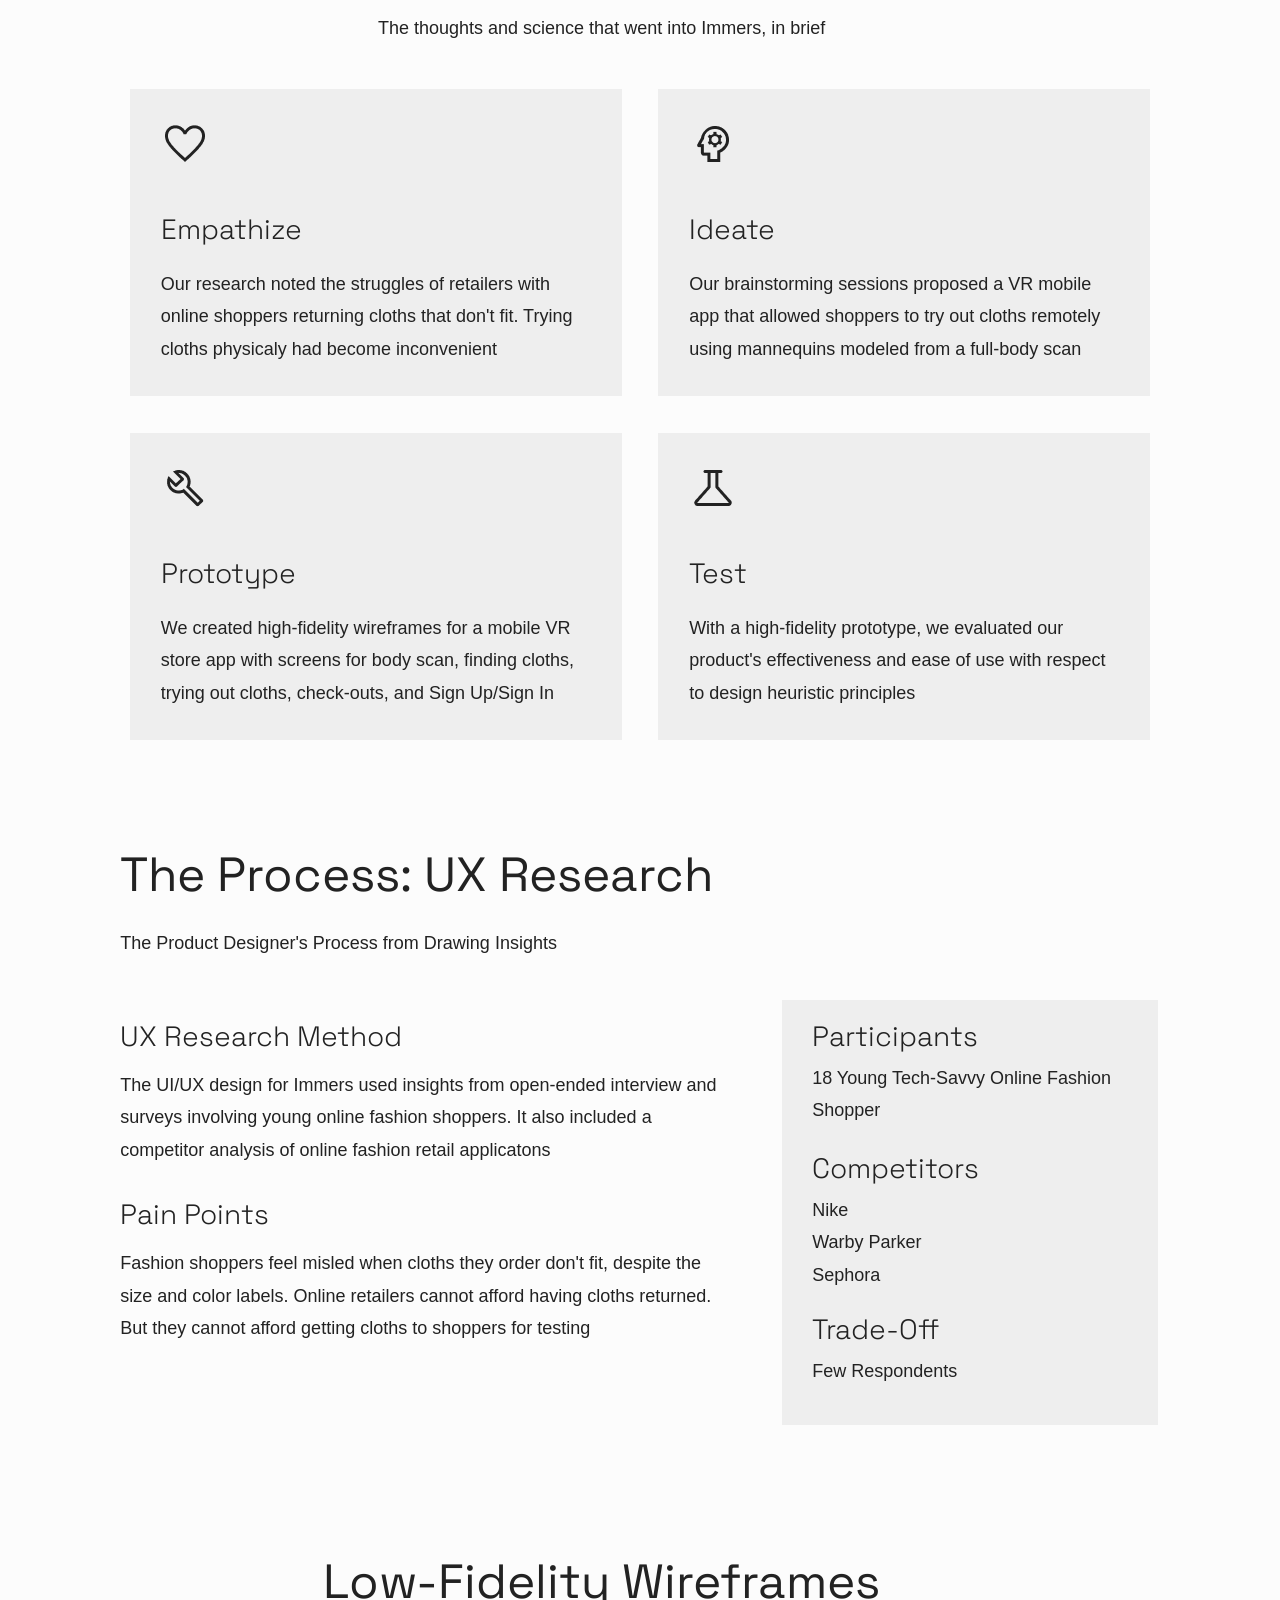
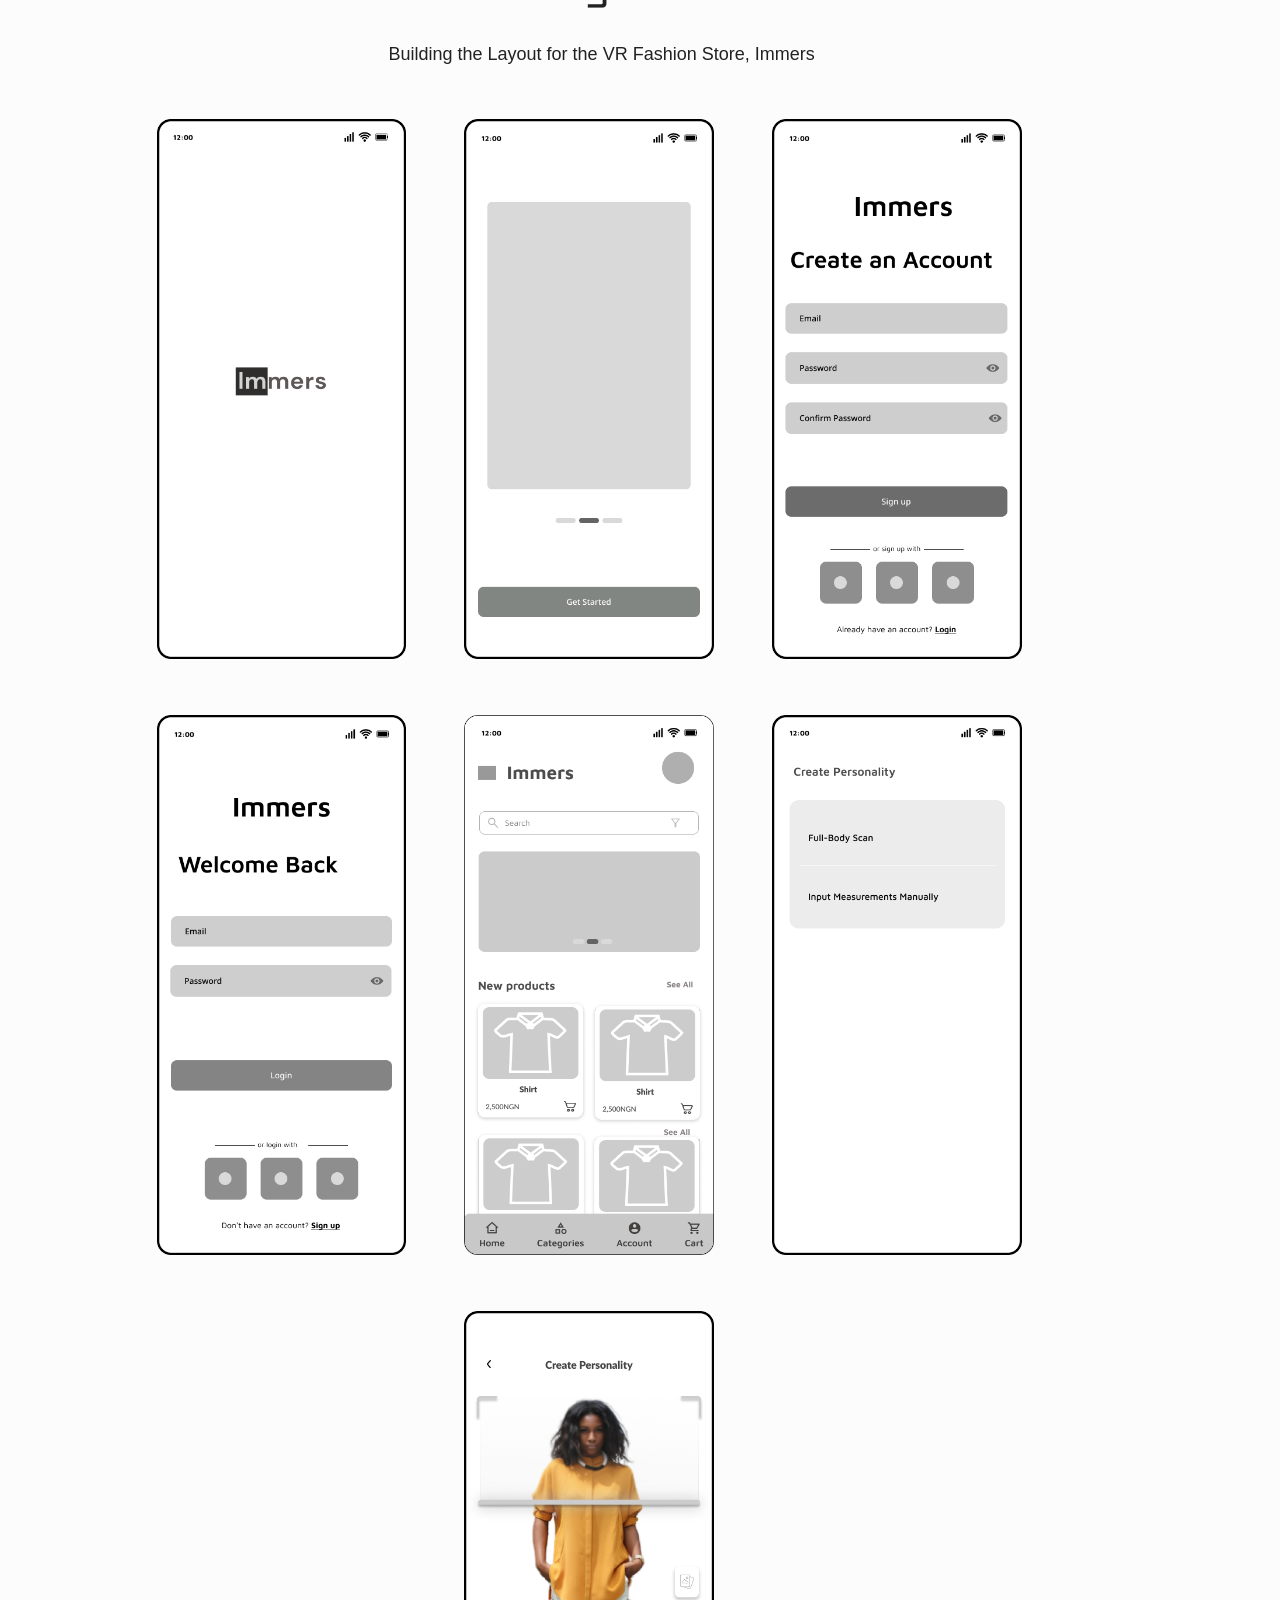
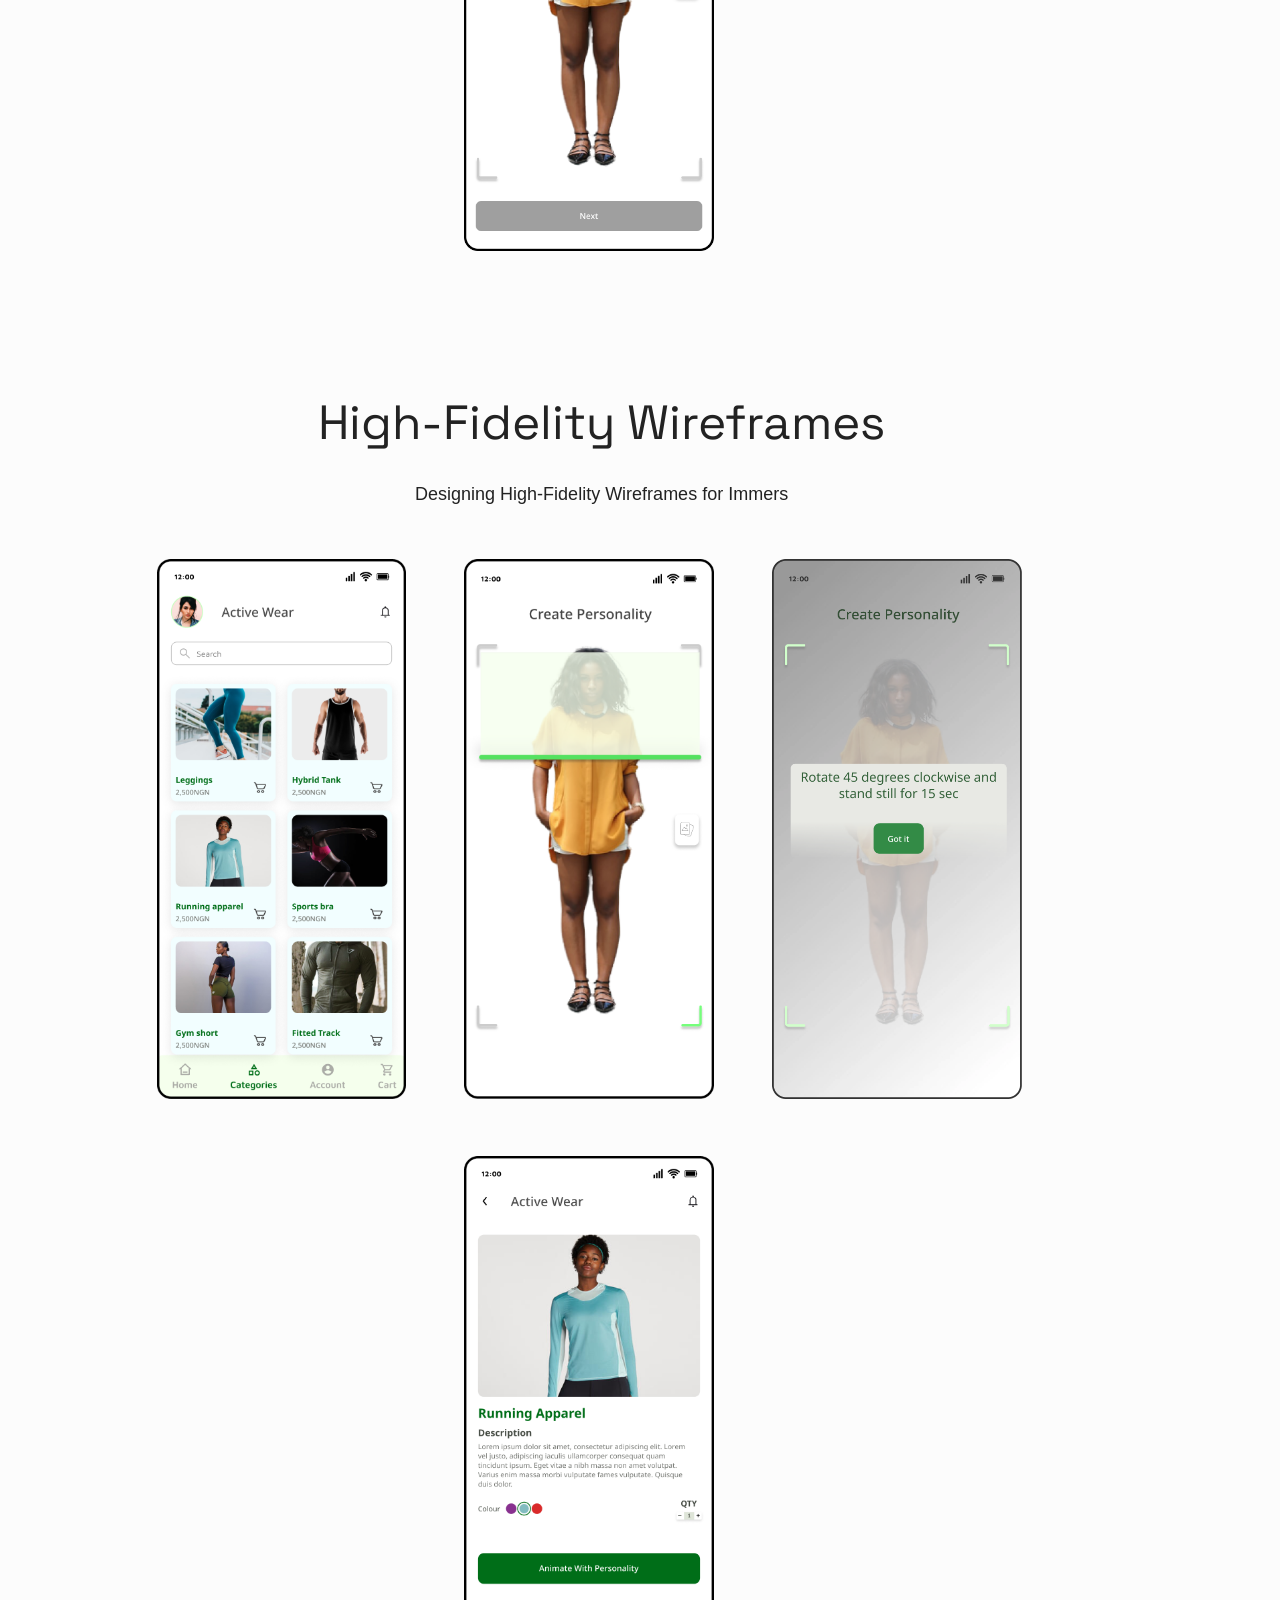
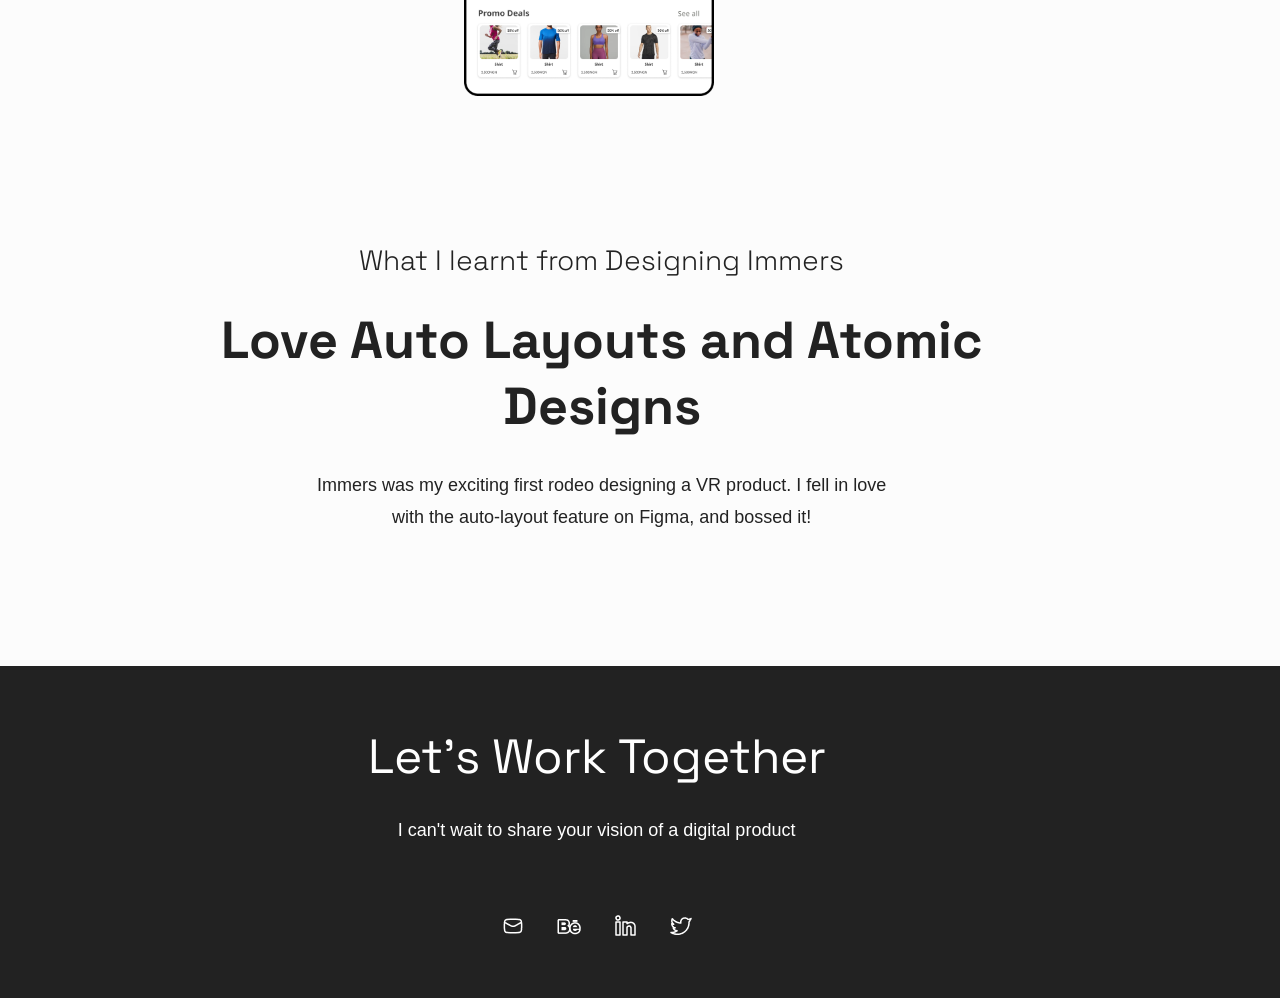
<file: immers/index.html>
<!DOCTYPE html>
<html lang="en-US">
    <head>
        <meta charset="UTF-8">
        <meta name='viewport' content='width=device-width, initial-scale=1.0, maximum-scale=1.0' />
        <title>Immers - Case Study</title>
        <style>
            
            @import url('https://fonts.googleapis.com/css?family=Space+Grotesk&display=swap');
            
            *{
                padding: 0%;
                margin: 0%;
                }
            
            body{
                box-sizing: border-box;
                width: 94vw;
                padding: 0%;
                margin: 0%;
                display: flex;
                flex-direction: column;
                align-items: center;
                background-color: #fcfcfc;
                overflow-x: hidden; 
            }
            
            header{
                box-sizing: border-box;
                width: 110%;
                height: 85vh;
                margin: 0%;
                padding: 0%;
                display: flex;
                flex-direction: column;
                justify-content: flex-start;
                align-items: bottom;
            }


            nav{
                box-sizing:border-box;
                height: 10%;
                width: 100vw;
                position: fixed;
                left: 0px;
                margin: 0%;
                padding: 0% 10% 0% 9.5%;
                display: flex;
                justify-content: space-between;
                align-items: center;
                background-color: white;
                z-index: 4;
                box-shadow: 1px 1px #fbfbfb;
            }

            #logo{
                box-sizing: border-box;
                font-family: 'Space Grotesk', 'Franklin Gothic Medium', 'Arial Narrow', Arial, sans-serif;
                font-size: 20px;
                font-weight: 600;
                text-align: center;
                z-index: 50;
            }


            #logo:hover{
                color: #444444;
                cursor: pointer;
            }

            #logo a{
                text-decoration: none;
                color: #222222;
            }

            #link_item{
                box-sizing: border-box;
                width: auto;
                height: 40px;
                font-family:'Segoe UI', Tahoma, Geneva, Verdana, sans-serif;
                font-size: 16px;
                display: flex;
                gap: 32px;
                justify-content: flex-start;
                text-align: center;
                align-items: center;   
            }
            
            #social_item{
                box-sizing: border-box;
                width: auto;
                height: auto;
                display: flex;
                gap: 32px;
                align-items:center;
            }

            #hamburger{
                display: none;
                align-self: center;
            }

            #dropdown_items{
                display: none;
            }

            hr{
                color: none;
            }
           
            .social_links{
                display:flex;
                padding: 0%;
                margin: 0%;
                transition: transform 0.3s;
                text-align: center;
                align-items:center;
            }

            .nav_links{
                padding-bottom: 8px;
                padding-top: 8px;
                text-decoration: none;
                color: #222222;

            }
            
            .social_links:hover{
                transform: scale(1.2);
            }

            .nav_links:hover{
                border-bottom: 1px solid #444444;
                color: #444444;
                cursor: pointer;
            }

            #hero{
                box-sizing: border-box;
                width: 92.5%;
                height: 90%;
                position: relative;
                top: 15%;
                left: 6.25%;
                display: flex;
                flex-wrap: nowrap;
                align-items: flex-end;
                justify-content: center;
                padding: 0%;
                margin: 0%;
                gap: 5%;
            }

            #hero img{
                height: 90%;
                width: auto;
            }
            
            #hero_text{
                box-sizing: border-box;
                width: 100%;
                height: 100%;
                display: flex;
                flex-direction: column;
                justify-content: center;
                align-items: center;
                text-align: center;
                margin: 5% 10% 5% 10%;
                gap: 5%;
                padding: 1%;
            }

            #hero_text2{
                box-sizing: border-box;
                width: 100%;
                height: 100%;
                display: flex;
                flex-direction: column;
                justify-content: center;
                align-items: center;
                text-align: center;
                margin: 5% 10% 0% 10%;
                gap: 5%;
                padding: 1%;
            }

            #title_section{
                box-sizing: border-box;
                width: 100%;
                height: 100%;
                display: flex;
                flex-direction: column;
                justify-content: flex-start;
                align-items:left;
                margin: 0%;
                gap: 5%;
                padding: 5% 0% 0% 2.5%;
            }

            #title_section3{
                box-sizing: border-box;
                width: 100%;
                height: 100%;
                display: flex;
                flex-direction: column;
                justify-content: flex-start;
                align-items:left;
                margin: 0%;
                gap: 5%;
                padding: 5% 0% 0% 10%;
            }
            
            #title_section h2, #title_section3 h2{
                box-sizing: border-box;
                align-items:left;
                text-align: left;
            }

            #title_section p, #title_section3 p{
                box-sizing: border-box;
                align-self:left;
                text-align: left;
                padding: 0%;
                margin-bottom: 3.75%;
                
            }

            #title_section2{
                box-sizing: border-box;
                width: 100vw;
                height: 100%;
                display: flex;
                flex-direction: column;
                justify-content: flex-start;
                align-items:center;
                text-align: center;
                margin: 0%;
                gap: 5%;
                padding: 5% 0% 0% 0%;
            }
            
            #title_section2 h2{
                box-sizing: border-box;
                width: 90vw;
                align-items:center;
                text-align: center;
            }

            #title_section2 p{
                box-sizing: border-box;
                width: 90vw;
                align-self: center;
                text-align: center;
            }

            h1{              
                font-family: 'Space Grotesk', 'Franklin Gothic Medium', 'Arial Narrow', Arial, sans-serif;
                font-size: 52px;
                color: #222222;
                padding: 0% 15% 2.5% 15%;
                margin: 0%;
            }                   

            h2{
                font-family: 'Space Grotesk', 'Franklin Gothic Medium', 'Arial Narrow', Arial, sans-serif;
                font-size:48px;
                font-weight: 400;
                color: #222222;
                padding: 0% 0% 2% 0%;
                margin: 0%;
                align-items: left;
                text-align: center;
            }

            
            h4{
                box-sizing:border-box;
                max-width: 720px;
                font-family: 'Space Grotesk','Franklin Gothic Medium', 'Arial Narrow', Arial, sans-serif;
                font-size: 28px;
                font-weight: 300;
                color: #222222;
                padding: 0%;
                margin-bottom: 2.5%;
            }

            p{
                font-family:'Segoe UI', Tahoma, Geneva, Verdana, sans-serif;
                font-size: 18px;
                font-weight: 400;
                color: #222222;
                padding: 0%;
                margin: 0%;
                line-height: 1.8;
            }

            li{
                font-family:'Segoe UI', Tahoma, Geneva, Verdana, sans-serif;
                font-size: 18px;
                font-weight: 400;
                color: #222222;
                padding: 0%;
                margin: 0% 0% 0% 5%;
                line-height: 1.8;  
            }

            .paragraph_limits{
                padding: 0% 20% 5% 20%;
                text-align: center;
            }

            .paragraph_limits2{
                padding: 0% 25%;
                text-align: center;
            }

            #text_button{
                box-sizing: border-box;
                width: fit-content;
                font-family: 'Segoe UI', Tahoma, Geneva, Verdana, sans-serif;
                font-size: 18px;
                font-weight: 500;
                color: #222222;
                padding: 0%;
                margin: 0%;
            }

            #text_button:hover{
                color: #444444;
            }

            .projects{
                box-sizing: border-box;
                width: 80vw;
                height: auto;
                display: flex;
                flex-direction: column;
                justify-content: space-between;
                align-items:center;
                text-align: center;
                margin: 0%;
                padding: 2.5% 0% 0% 0%;
            }
            
            .project{
                box-sizing: border-box;
                width: 100%;
                height: fit-content;
                display: flex;
                justify-content: flex-start;
                gap: 5%;
                align-items: top;
                margin: 0% 0% 5% 5%;
                padding: 0%;
            }

            #no_bottom{
                margin-bottom: 0%;
                padding-bottom: 0%;
            }

            .mockup{
                box-sizing: border-box;
                width: 120%;
                display: flex;
                transition: transform 0.3s;
                background-image: url(../Images/challenges-immers.png);
                background-repeat: no-repeat;
                background-size: contain;
                aspect-ratio: 1.5;
                object-position: center;
                margin: 0%;
                padding: 0%;
            }

            .mockup1{
                box-sizing: border-box;
                width: 120%;
                display: flex;
                transition: transform 0.3s;
                background-image: url(../Images/immers.png);
                background-repeat: no-repeat;
                background-size: contain;
                aspect-ratio: 1.5;
                object-position: center;
                margin: 0%;
                padding: 0%;
            }
            

            .mockup:hover, .mockup1:hover{
                transform: scale(1.02);
            }

            .project_card{
                max-width: 90%;
                height: auto;
                display: flex;
                flex-wrap: wrap;
                flex-direction: column;
                justify-content: flex-start;
                text-align: left;
                padding: 0% 0% 0% 1.25%;                   
            }
            

            .paragraph_limits3{
                    box-sizing: border-box;
                    max-width: 110%;
                    margin-top: 2.5%;


                }
            
                .label_text{
                color: #999999;
                font-size: medium;
                margin-bottom: 2.5%;
            }

            .text_button2{
                box-sizing: border-box;
                width: fit-content;
                font-family:'Segoe UI', Tahoma, Geneva, Verdana, sans-serif;
                font-size: 16px;
                font-weight: 500;
                color: #222222;
                padding: 0%;
                margin-top: 5%;
            }

            .pattern2{
                box-sizing: border-box;
                width: 80vw;
                height:fit-content;
                display: flex;
                flex-direction: column;
                justify-content:flex-start;
                align-items: center;
                margin: 0%;
            }

            .pattern_2{
                box-sizing: border-box;
                width: 120%;
                height: fit-content;
                display: flex;
                flex-wrap: wrap;
                justify-content: center;
                align-items: left;
                gap:2%;
                margin: 2.5% 0% 2.5% 7.5%;
            }

            .pattern_2_card{
                box-sizing: border-box;
                width: 40%;
                display: flex;
                flex-direction: column;
                justify-content: center;
                align-items: left;
                text-align: left;
                background-color: #eeeeee;
                padding: 2.5%;
                margin: 1.5% 0.5%;
            }
            
            .pattern_3_1_card{
                box-sizing: border-box;
                width: 50%;
                display: flex;
                flex-direction: column;
                justify-content: flex-start;
                align-items: left;
                text-align: left;
                background-color: transparent;
                padding: 0%;
                margin: 1.5% 0% 1.5% 5%;
            }

            .pattern_3_2_card{
                box-sizing: border-box;
                width: 31.25%;
                display: flex;
                flex-direction: column;
                flex-wrap: wrap;
                justify-content: flex-start;
                align-items: left;
                text-align: left;
                background-color: #eeeeee;
                padding: 1.5% 2.5%;
                margin: 0%;
            }

            .pattern_3_1_card p{
            margin-bottom: 5%;
            }

            .pattern_3_2_card section{
            margin-bottom: 7.5%;
            }

            .pattern_2_card h4{
                box-sizing: border-box;
                margin-bottom: 2.5%;

            }

           .pattern_2_card p{
                 margin-top: 2.5%;
            }

            .pattern_2_card img{
                box-sizing: border-box;
                width: fit-content;
                margin-bottom: 10%;
            }


            .pattern_3{
                box-sizing: border-box;
                width: 90%;
                height: fit-content;
                display: flex;
                flex-direction: row;
                flex-wrap: wrap;
                justify-content: center;               
                align-items: center;
                align-self: center;
                text-align: center;
                margin: 2.5% 0%; 
                padding: 0% 5% 0% 7.5%;
            }

            .image_text{
                box-sizing: border-box;
                min-width: 30%;
                max-width: 360px;
                height: auto;
                display: flex;
                flex-direction: column;
                margin-bottom: 2.5%;
                justify-content: space-between;
            }

            .image_text img{
                box-sizing: border-box;
                width: fit-content;
                height: 60vh;
                display: flex;
                flex-direction: column;
                margin: 5% 0% 5% 0%;
            }

            .image_text h4{
                box-sizing: border-box;
                margin: 0% 0% 5% 0%;
                text-align: left;
            }

            .image_text p{
                box-sizing: border-box;
                width: 80%;
                text-align: left;
            }

            footer{
                background-color: #222222;
                width: 112.5%;
                height: auto;
                display: flex;
                flex-direction: column;
                justify-content: center;
                padding: 5% 0% 5% 0%;
                align-items: center;
                margin-top: 10%;
                border-right: #222222 solid 10px;
                text-align: center;
            }
            
            footer h2{
                color: white;
            }

            footer p{
                color: white;
            }

            #footer_social_item{
                box-sizing: border-box;
                width: auto;
                height: auto;
                display: flex;
                gap: 32px;
                align-items:center;
                margin-top: 5%;
            }

            @media screen and (max-width:1200px) and (min-width:900px){

            h1{
                font-size: 48px;
            }
                
                .mockup, .mockup1{
                    box-sizing: border-box;
                    width: 150%;
                }


                #hamburger{
                    display: none;
                }
                
                #dropdown_items{
                    display: none;
                }
            }

            

            @media screen and (max-width:900px)
            {
                body{
                box-sizing: border-box;
                width: 100%;
                display: flex;
                flex-direction: column;
                align-items: center;
                padding: 0%;
                margin: 0%;
                background-color: #fcfcfc;
                overflow-x: hidden;
                }


                header{
                box-sizing: border-box;
                width: 100%;
                height: 75vh;
                display: flex;
                flex-direction: column;
                align-items: center;
                margin: 0% 0% 5% 0%;
                padding: 0%;
                }

                #hero{
                box-sizing: border-box;
                width: 92.5%;
                height: 90%;
                position: relative;
                top: 15%;
                left: 2.5%;
                display: flex;
                flex-wrap: nowrap;
                align-items: flex-end;
                justify-content: center;
                padding: 0%;
                margin: 0%;
                gap: 2.5%;
            }
            
                
                #hero_text{
                box-sizing: border-box;
                width: 100%;
                height: fit-content;
                display: flex;
                flex-direction: column;
                justify-content: flex-start;
                align-items: center;
                text-align: center;
                margin: 0% 2.5% 0% 2.5%;
                padding: 0% 0% 0% 0%;
                }

                #hero_text2{
                box-sizing: border-box;
                width: 100%;
                height: fit-content;
                display: flex;
                flex-direction: column;
                justify-content: flex-start;
                align-items: center;
                text-align: center;
                margin: 10% 2.5% 0% 2.5%;
                padding: 0% 0% 0% 0%;
                }

                #hero_text p{
                padding: 0% 5% 5% 5%;
                }

                nav{
                width: 100vw;
                padding: 0% 7.5%;
                box-shadow: 1px 1px #f5f5f5;
                background-color: #fbfbfb;
                }
                
                h1{
                padding: 0% 5% 7.5% 5%;
                }

                #social_item, #link_item{
                display: none;
                }
            
                #hamburger{
                display: flex;
                align-self: center;
               }

               #dropdown_items{
                box-sizing: border-box;
                width: 200px;
                height: 100vh;
                display: none;
                flex-direction: column;
                position: fixed;
                top: 0%;
                right: 5%;
                align-items: right;
                padding: 2% 2.5% 0.5% 3%;
                background-color: #eeeeee;
            }

                #dropdown_items a p{
                font-family:'Segoe UI', Tahoma, Geneva, Verdana, sans-serif;
                font-size: 16px;
                font-weight: 600;
                color: #222222;
                }

                .nav_links2{
                    box-sizing: border-box;
                    display: flex;
                    height: 44px;
                    text-align: left;
                    justify-content: flex-start;
                    align-items: center;
                    padding: 0%;
                    margin: 0%;
                    background-color: #eeeeee;
                    text-decoration: none;
                }

                .social_links2{
                    box-sizing: border-box;
                    display: flex;
                    flex-direction: row-reverse;
                    height: 44px;
                    text-align: left;
                    align-items: center;
                    padding: 0%;
                    margin: 0%;
                    justify-content: flex-end;
                    gap: 10%;
                    text-decoration: none;
                }

                .nav_links2:hover{
                    background-color: #999999;
                }

                .social_links2:hover{
                    background-color: #999999;
                }

                #cancel_icon{
                display: flex;
                justify-content: flex-end;
                box-sizing: border-box;
                text-decoration: none;
                padding: 5% 0% 5% 0%;
                }

                #logo_new{
                display: none;

            }
            
            #logo_new p{
                text-decoration: none;
                color: #222222;

            }

                .paragraph_limits{
                padding: 0% 20%;
                margin-bottom: 5%;
                text-align: center;
                align-self: center;
                }

                .paragraph_limits2{
                padding: 0% 20%;
                margin-bottom: 5%;
                text-align: center;
                align-self: center;
                }

                .paragraph_limits3{
                    box-sizing: border-box;
                    width: 85%;
                }

                .projects{
                box-sizing: border-box;
                width: 90vw;
                height: auto;
                display: flex;
                flex-direction: column;
                justify-content: space-between;
                align-items:center;
                text-align: center;
                margin: 0%;
                padding: 2.5% 0% 0% 0%;
                align-self: center;
            }
                
                .project{
                box-sizing: border-box;
                width:100%;
                height: auto;
                display: flex;
                flex-direction: column;
                justify-content: center;
                align-items: center;
                margin: 7.5% 0% 7.5% 0%;
                padding: 0%;
            }


            .project_card{
                padding: 0%;
                margin: 5% 5% 0% 5%;                  
            }

            #title_section{
                box-sizing: border-box;
                width: 100%;
                height: 100%;
                display: flex;
                flex-direction: column;
                justify-content: flex-start;
                align-items:center;
                margin: 0%;
                gap: 5%;
                padding: 5% 0% 0% 0%;
            }
            
            #title_section h2{
                box-sizing: border-box;
                align-items:center;
                text-align: center;
            }

            #title_section p{
                box-sizing: border-box;
                align-self:center;
                text-align: center;
            }
            
            .label_text{
                margin-bottom: 5%;
            }

            #text_button{
                box-sizing: border-box;
                width: fit-content;
            }
            
            .text_button2{
                box-sizing: border-box;
                width: fit-content;
                font-family:'Segoe UI', Tahoma, Geneva, Verdana, sans-serif;
                font-size: 16px;
                font-weight: 500;
                color: #222222;
                padding: 0%;
                margin-top: 2.5%;
            }

            .pattern_2_card{
                box-sizing: border-box;
                width: 70%;
            }

            .pattern_3_1_card{
                box-sizing: border-box;
                width: 80%;
            }

            .pattern_3_2_card{
                box-sizing: border-box;
                width: 80%;
                flex-direction: column;
                gap: 5%;
            }

            .pattern_3_1_card p{
            margin-bottom: 7.5%;
            }

            .pattern_3_2_card section{
            margin-bottom: 7.5%;
            }

            h4{
                font-family: 'Space Grotesk','Franklin Gothic Medium', 'Arial Narrow', Arial, sans-serif;
                font-size: 28px;
                font-weight: 300;
                color: #222222;
                padding: 0%;
                margin-bottom: 2.5%;
            }

            p{
                font-family:'Segoe UI', Tahoma, Geneva, Verdana, sans-serif;
                font-size: 18px;
                font-weight: 400;
                color: #222222;
                padding: 0%;
                margin: 0%;
                line-height: 1.8;
            }
   

            .mockup:hover, .mockup1:hover{
                transform: scale(1.02);
            }

            }

            @media screen and (max-width:660px){
            header{
                box-sizing: border-box;
                height: 75vh;
                margin-bottom: 5%;
            }

            #hero{
                box-sizing: border-box;
                width: 60%;
                height: 90%;
                position: relative;
                top: 15%;
                left: 2.5%;
                display: flex;
                flex-wrap: wrap;
                align-items: flex-end;
                justify-content: center;
                padding: 0%;
                margin: 0%;
                gap: 2.5%;
            }

            nav{
                width: 100vw;
                padding: 0% 5%;
                box-shadow: 1px 1px #f5f5f5;
                background-color: #fbfbfb;
                }

            h1{
                font-family: 'Space Grotesk', 'Franklin Gothic Medium', 'Arial Narrow', Arial, sans-serif;
                font-size: 48px;
                font-weight: 500;
                padding: 0% 5% 7.5% 5%;
                }

            .paragraph_limits3{
                box-sizing: border-box;
                width: 100%;
                }

            .paragraph_limits{
                padding: 0% 10%;
                text-align: center;
            }

            .paragraph_limits2{
                padding: 0% 10%;
                text-align: center;
            }

                h2{
                font-family: 'Space Grotesk', 'Franklin Gothic Medium', 'Arial Narrow', Arial, sans-serif;
                font-size:40px;
                font-weight: 600;
                color: #222222;
            }

            #hero_text{
                padding-bottom: 0%;
            }

            #hero_text2{
                padding-bottom: 0%;
                margin-top: 20%;
            }

            #title_section{
                box-sizing: border-box;
                width: 100%;
                height: 100%;
                display: flex;
                flex-direction: column;
                justify-content: flex-start;
                align-items:center;
                margin: 0%;
                gap: 5%;
                padding: 5% 0% 0% 0%;
            }
            
            #title_section h2{
                box-sizing: border-box;
                align-items:center;
                text-align: center;
            }

            #title_section p{
                box-sizing: border-box;
                align-self:center;
                text-align: center;
                padding: 0% 5%;
            }
            
            .project{
                    padding-bottom: 7.5%;
                }

            .projects{
                    padding-top: 2.5%;
                }

            .pattern_2_card{
                box-sizing: border-box;
                width: 90%;
                height: fit-content;
                padding: 10%;
            }

            #dropdown_items{
                box-sizing: border-box;
                width: 160px;
                display: none;
                flex-direction: column;
                position: fixed;
                top: 0%;
                right: 5%;
                align-items: right;
                padding: 3% 2.5% 0.5% 5%;
                background-color: #eeeeee;
            }

                #dropdown_items a p{
                font-family:'Segoe UI', Tahoma, Geneva, Verdana, sans-serif;
                font-size: 16px;
                font-weight: 600;
                color: #222222;
                }



                .nav_links2{
                    box-sizing: border-box;
                    display: flex;
                    height: 44px;
                    text-align: left;
                    justify-content: flex-start;
                    align-items: center;
                    padding: 0%;
                    margin: 0%;
                    background-color: #eeeeee;
                    text-decoration: none;
                }

                .social_links2{
                    box-sizing: border-box;
                    display: flex;
                    flex-direction: row-reverse;
                    height: 44px;
                    text-align: left;
                    align-items: center;
                    padding: 0%;
                    margin: 0%;
                    justify-content: flex-end;
                    gap: 10%;
                    text-decoration: none;
                }

                .nav_links2:hover{
                    background-color: #999999;
                }

                .social_links2:hover{
                    background-color: #999999;
                }

                #cancel_icon{
                display: flex;
                justify-content: flex-end;
                box-sizing: border-box;
                padding: 7.5% 0;

            }
                #logo_new{
                box-sizing: border-box;
                display: none;
                }

                footer p{
                padding: 0% 10%;
            }

            footer{ 
                box-sizing: border-box;
                width: 109%;
                position: relative;
                left: 0%;
                background-color: #222222;
                display: flex;
                flex-direction: column;
                margin: 5% 0% 0% 0%;
                align-self: center;
                padding: 10% 5% 10% 5%;
                }

            }

            @media screen and (max-width:396px){
                #dropdown_items{
                box-sizing: border-box;
                width: 100vw;
                display: none;
                flex-direction: column;
                position: fixed;
                top: 0%;
                right: 0%;
                align-self: center;
                align-items: right;
                margin-left: 5%;
                background-color: #eeeeee;
                padding: 5% 7.5% 5% 7.5%;
            }

                #dropdown_items a p{
                font-family:'Segoe UI', Tahoma, Geneva, Verdana, sans-serif;
                font-size: 16px;
                font-weight: 500;
                color: #222222;
                }

                #hero{
                box-sizing: border-box;
                width: 60%;
                height: 90%;
                position: relative;
                top: 15%;
                left: 2.5%;
                display: flex;
                flex-wrap: wrap;
                align-items: flex-end;
                justify-content: center;
                padding: 0%;
                margin: 0%;
                gap: 15%;
            }

            nav{
                width: 100vw;
                padding: 0% 5%;
                box-shadow: 1px 1px #f5f5f5;
                background-color: #fbfbfb;
                }

                .nav_links2{
                    box-sizing: border-box;
                    display: flex;
                    text-decoration: none;
                }

                .social_links2{
                    box-sizing: border-box;
                    display: flex;
                }

                .nav_links2:hover{
                    background-color: #999999;
                }

                .social_links2:hover{
                    background-color: #999999;
                }

                #cancel_icon{
                display: flex;
                justify-content: space-between;
                align-items: center;
                align-self: flex-end;
                box-sizing: border-box;
                background-color: #eeeeee;
                padding: 5% 0%;
            }


                #logo_new{
                box-sizing: border-box;
                display: none;
                }


            h1{
                font-family: 'Space Grotesk', 'Franklin Gothic Medium', 'Arial Narrow', Arial, sans-serif;
                font-size: 40px;
                font-weight: 500;
                width: 85vw;
                padding: 0% 0% 7.5% 7.5%;
                text-align: left;
                align-self: left;
                }

                #hero_text p{
                align-self: left;
                text-align: left;
                padding: 0% 5% 5% 10%;
                }

                #hero_text2{
                box-sizing: border-box;
                width: 115vw;
                position: relative;
                left: 0%;
                display: flex;
                flex-direction: column;
                margin: 5% 0% 0% 0%;
                align-self: center;
                padding: 10% 2.5%;
            }

            #hero_text2 p{
                box-sizing: border-box;
                width: 95vw;
                height: 100%;
                display: flex;
                justify-content: center;
                text-align: center;
                margin-bottom: 10%;
            }

            #hero_text2 h1{
                box-sizing: border-box;
                width: 95vw;
                height: 100%;
                display: flex;
                justify-content: center;
                text-align: center;
                margin: 0%;
            }

            #hero_text2 h4{
                box-sizing: border-box;
                width: 95vw;
                height: 100%;
                display: flex;
                justify-content: center;
                text-align: center;
                margin-bottom: 10%;
            }

                .projects{
                    padding-top: 10%;
                }

                .project{
                    padding-bottom: 10%;
                }
                
                .paragraph_limits3{
                    box-sizing: border-box;
                    width: 100%;
                }

                h2{
                font-family: 'Space Grotesk', 'Franklin Gothic Medium', 'Arial Narrow', Arial, sans-serif;
                font-size:32px;
                font-weight: 600;
                color: #222222;
                }

                #title_section{
                box-sizing: border-box;
                width: 100%;
                height: 100%;
                display: flex;
                flex-direction: column;
                justify-content: flex-start;
                align-items: center;
                margin: 0%;
                gap: 5%;
                padding: 5% 0% 0% 0%;
            }
            
            #title_section h2{
                box-sizing: border-box;
                align-items: center;
                text-align: center;
            }

            #title_section p{
                box-sizing: border-box;
                align-self:center;
                text-align: center;
            }

                .paragraph_limits{
                padding: 0% 1.25%;
                margin-bottom: 5%;
                text-align: center;
                align-self: center;
                }

                .paragraph_limits2{
                box-sizing: border-box;
                width: 100%;
                padding: 0% 1.25%;
                margin-bottom: 5%;
                text-align: center;
                align-self: center;
                }

                .paragraph_limits3{
                box-sizing: border-box;
                width: 200%;
                padding: 0% 0.5% 0% 0%;
                }

                #hero_text{
                box-sizing: border-box;
                width: 100%;
                height: fit-content;
                margin: 10% 2.5% 0% 2.5%;
                padding: 0%;
                }

                .project_card{
                width: 100%;
                padding: 0%;
                margin: 5% 0.5% 0% 1.25%;                  
                }

                .pattern_2_card{
                box-sizing: border-box;
                width: 100%;
                height: fit-content;
                padding: 7.5%;
            }

                #text_button{
                    box-sizing: border-box;
                    width: fit-content;
                }

                footer{
                box-sizing: border-box;
                width: 120%;
                position: relative;
                left: 0%;
                background-color: #222222;
                display: flex;
                flex-direction: column;
                margin: 5% 0% 0% 0%;
                align-self: center;
                padding: 10% 10%;
                }
            }

        </style>
            
        <script>
            function g(){cancel_icon.parentElement.style.display=""
            hamburger.style.display=""}
            
            function f(){cancel_icon.parentElement.style.display="flex"
            hamburger.style.display="none"}

        </script>


    </head>
    <body>
        <header>
            <nav>
                    <section id="logo"><a href="https://samuelakigbogun.github.io/portfolio">Claire Igwe</a></section>
                    
                    <section id="link_item">
                        <a href="https://samuelakigbogun.github.io/portfolio" class="nav_links">Work</a>
                        <a href="#" class="nav_links">Bio</a>
                        <a href="https://www.behance.net/claireigwe2" class="nav_links">Gallery</a>
                        <a href="#" class="nav_links">Blog</a>
                    </section>

                    <section id="social_item">
                        <a href="mailto:contact@claireigwe.com" class="social_links"><img src="../Images/mail.png" alt="Email Icon"></a>
                        <a href="https://www.behance.net/claireigwe2" class="social_links"><img src="../Images/behance.png" alt="Behance Icon"></a>
                        <a href="https://www.linkedin.com/in/claire-igwe" class="social_links"><img src="../Images/linkedin.png" alt="LinkedIn Icon"></a>
                        <a href="https://www.twitter.com/claire_uxdesign" class="social_links"><img src="../Images/twitter.png" alt="Twitter Icon"></a>
                    </section>

                    <section id="hamburger" onclick="f()">
                        <a href="#" class="social_links"><img src="../Images/hamburger.png" alt="Icon"></a>
                    </section>
                    
                    <section id="dropdown_items">
                        <a href="https://samuelakigbogun.github.io/portfolio-landing-page" id="cancel_icon" onclick="g()"><p id="logo_new">Claire Igwe</p><img src="../Images/close_icon.png" alt="Icon"></a>
                        <p class="label_text">Go To</p>
                        <a href="https://samuelakigbogun.github.io/portfolio" class="nav_links2"><p>Work</p></a>
                        <a href="#" class="nav_links2"><p>Bio</p></a>
                        <a href="https://www.behance.net/claireigwe2" class="nav_links2"><p>Gallery</p></a>
                        <a href="#" class="nav_links">Blog</a>
                        <hr><hr>
                        <p class="label_text">Reach Out</p>
                        <a href="mailto:contact@claireigwe.com" class="social_links2"><p>Email</p><img src="../Images/mail.png" alt="Email Icon"></a>
                        <a href="https://www.behance.net/claireigwe2" class="social_links2"><p>Behance</p><img src="../Images/behance.png" alt="Behance Icon"></a>
                        <a href="https://www.linkedin.com/in/claire-igwe" class="social_links2"><p>LinkedIn</p><img src="../Images/linkedin.png" alt="LinkedIn Icon"></a>
                        <a href="https://www.twitter.com/claire_uxdesign" class="social_links2"><p>Twitter</p><img src="../Images/twitter.png" alt="Twitter Icon"></a>
                    </section>
                
            </nav>


            <section id="hero">    
                <img src="../Images/immers_logo.png" alt="Immers Logo">
            </section>
                
        </header>

        
        <section id="hero_text">
            <h1>Try out cloths from anywhere on a VR Store, Immers</h1>
            <p class="paragraph_limits2">With Immers, what you order is always what you get. Fashion shoppers can virtually try out cloths from their favorite stores, anywhere and anytime</p>
        </section>
        
        <section id="projects">

            <section id="title_section3">
                <h2>Product Overview</h2>
            </section>

            <section class="project">

                <section class="pattern_3_1_card">
                    <h4>Design Challenge</h4>
                    <p>Online fashion shoppers always worry whether the cloths they order from online stores would actually fit them. It was always safer to just walk into a physical store to try out cloths. But this meant more stress for fashion shoppers and a real problem for online fashion retailers.</p>
                    <h4>Design Solution</h4>
                    <p>We combined insights from fashion shoppers and vendors to build Immers - an easy-to-use virtual fashion store with life-sized 3d model/mannequin of shoppers who wanted to try out cloths from their favorite stores online</p>
                </section>

                <section class="pattern_3_2_card">
                
                    <section>
                        <h4>Role</h4>
                        <p>Product Design Intern</p>
                    </section>

                    <section>
                        <h4>Industry</h4>
                        <p>Fashion Retail<br>Virtual Reality and Web 3</p>
                    </section>

                    <section>
                        <h4>Tools</h4>
                        <p>Figma • Miro</p>
                    </section>

                    <section>
                        <h4>Deliverables</h4>
                        <p>High-Fidelity Wireframes</p>
                    </section>

                </section>

            </section>
        </section>

        <section class="projects">

            <section id="title_section">
                <h2>The Challenge</h2>
                <p>Why Immers?</p>
            </section>
            <section class="project">        
                <section class="mockup">
                    <!--<a href="#"><img src="../Images/houseafrica.png" alt="Project 2 Mockup"></a>-->
                </section>
                <section class="project_card">
                    
                    <h4>Size and color labels can be both confusing and misleading.</h4>
                    <p class="paragraph_limits3">And both shoppers and online retailers hate it when cloths get sent back. The alternatives were too costly and inconvenient</p>  
                    <ul>
                        <li class="paragraph_limits3">Send cloths to shopper for test</li>  
                        <li class="paragraph_limits3">Open physical stores near every shopper</li>                                
                    </ul>                    
                </section>                             
            </section>
        
        </section>
        
        <section class="projects">

            <section id="title_section">
                <h2>The Solution</h2>
                <p>Virtual Reality Fashion Store for Trying Out Cloths Online</p>
            </section>

            <section class="project">        
                <section class="mockup1">
                    <!--<a href="#"><img src="../Images/houseafrica.png" alt="Project 2 Mockup"></a>-->
                </section>
                <section class="project_card">
                    <h4>Design for Dashboard</h4>
                    <p class="paragraph_limits3">Beyond the financial penalties, businesses also risk criminal prosecution and the irredeemable loss of reputation from missed compliance deadlines</p>                                
                </section>                          
            </section>
        </section>

        <section class="pattern2">
            <section id="title_section2">
                <h2>Design Thinking</h2>
                <p>The thoughts and science that went into Immers, in brief</p>
            </section>
    
            <section class="pattern_2">
                <section class="pattern_2_card">
                    <img src="../Images/favorite.png" alt="Empathy is finding out why shoppers return clothes to online retail stores">
                    <h4>Empathize</h4>
                    <p>Our research noted the struggles of retailers with online shoppers returning cloths that don't fit. Trying cloths physicaly had become inconvenient</p>
                </section>
    
                <section class="pattern_2_card">
                    <img src="../Images/psychology.png" alt="The idea is to build a virtual reality store where shoppers virtually try out cloths before buying them">
                    <h4>Ideate</h4>
                    <p>Our brainstorming sessions proposed a VR mobile app that allowed shoppers to try out cloths remotely using mannequins modeled from a full-body scan</p>
                </section>
        
                <section class="pattern_2_card">
                    <img src="../Images/build.png" alt="PrototyPing means building wireframes for a mobile app that meets users needs">
                    <h4>Prototype</h4>
                    <p>We created high-fidelity wireframes for a mobile VR store app with screens for body scan, finding cloths, trying out cloths, check-outs, and Sign Up/Sign In </p>
                </section>

                <section class="pattern_2_card">
                    <img src="../Images/science.png" alt="Testing means optimizing user experience">
                    <h4>Test</h4>
                    <p>With a high-fidelity prototype, we evaluated our product's effectiveness and ease of use with respect to design heuristic principles</p>
                </section>

            </section>
                
        </section>

        <section id="projects">

            <section id="title_section3">
                <h2>The Process: UX Research</h2>
                <p>The Product Designer's Process from Drawing Insights</p>
            </section>

            <section class="project">

                <section class="pattern_3_1_card">
                    <h4>UX Research Method</h4>
                    <p>The UI/UX design for Immers used insights from open-ended interview and surveys involving young online fashion shoppers. It also included a competitor analysis of online fashion retail applicatons</p>
                    <h4>Pain Points</h4>
                    <p>Fashion shoppers feel misled when cloths they order don't fit, despite the size and color labels. Online retailers cannot afford having cloths returned. But they cannot afford getting cloths to shoppers for testing</p>
                </section>

                <section class="pattern_3_2_card">
                
                    <section>
                        <h4>Participants</h4>
                        <p>18 Young Tech-Savvy Online Fashion Shopper</p>
                    </section>

                    <section>
                        <h4>Competitors</h4>
                        <p>Nike<br>Warby Parker<br>Sephora</p>
                    </section>

                    <section>
                        <h4>Trade-Off</h4>
                        <p>Few Respondents</p>
                    </section>

                </section>

            </section>
        </section>

        <section class="pattern2" style="width: 110%; padding: 0%;">
            <section id="title_section2">
                <h2>Low-Fidelity Wireframes</h2>
                <p>Building the Layout for the VR Fashion Store, Immers</p>
            </section>

            <section class="pattern_3">
                <section class="image_text">    
                    <img src="../Images/immers_logo.png" alt="Email Icon">
                    <!--<h4>Title Title Go</h4>
                    <p>Some texts go here but its nothing major really. Just add something here</p>--> 
                </section>

                <section class="image_text">    
                    <img src="../Images/Onboarding.png" alt="Email Icon">
                    <!--<h4>Title Title Go</h4>
                    <p>Some texts go here but its nothing major really. Just add something here</p>--> 
                </section>

                <section class="image_text">    
                    <img src="../Images/Sign Up.png" alt="Email Icon">
                    <!--<h4>Title Title Go</h4>
                    <p>Some texts go here but its nothing major really. Just add something here</p>--> 
                </section>

                <section class="image_text">    
                    <img src="../Images/Login.png" alt="Email Icon">
                    <!--<h4>Title Title Go</h4>
                    <p>Some texts go here but its nothing major really. Just add something here</p>--> 
                </section>

                <section class="image_text">    
                    <img src="../Images/Home page.png" alt="Email Icon">
                    <!--<h4>Title Title Go</h4>
                    <p>Some texts go here but its nothing major really. Just add something here</p>-->   
                </section>

                <section class="image_text">    
                    <img src="../Images/Create Personaity.png" alt="Email Icon">
                    <!--<h4>Title Title Go</h4>
                    <p>Some texts go here but its nothing major really. Just add something here</p>--> 
                </section>

                <section class="image_text">    
                    <img src="../Images/Create personality.png" alt="Email Icon">
                    <!--<h4>Title Title Go</h4>
                    <p>Some texts go here but its nothing major really. Just add something here</p>--> 
                </section>
            </section>
            
        </section>
        
        <section class="pattern2" style="width: 110%; padding: 0%;">
            <section id="title_section2">
                <h2>High-Fidelity Wireframes</h2>
                <p>Designing High-Fidelity Wireframes for Immers</p>
            </section>

            <section class="pattern_3">
                <section class="image_text">    
                    <img src="../Images/sportwear-high.png" alt="Email Icon">
                    <!--<h4>Title Title Go</h4>
                    <p>Some texts go here but its nothing major really. Just add something here</p>--> 
                </section>

                <section class="image_text">    
                    <img src="../Images/create_personality.png" alt="Email Icon">
                    <!--<h4>Title Title Go</h4>
                    <p>Some texts go here but its nothing major really. Just add something here</p>--> 
                </section>

                <section class="image_text">    
                    <img src="../Images/personality_scan_high.png" alt="Email Icon">
                    <!--<h4>Title Title Go</h4>
                    <p>Some texts go here but its nothing major really. Just add something here</p>-->   
                </section>

                <section class="image_text">    
                    <img src="../Images/summary_page_high.png" alt="Email Icon">
                    <!--<h4>Title Title Go</h4>
                    <p>Some texts go here but its nothing major really. Just add something here</p>--> 
                </section>
            </section>
            
        </section>

        <section id="hero_text2">
            <h4>What I learnt from Designing Immers</h4>
            <h1>Love Auto Layouts and Atomic Designs</h1>
            <p class="paragraph_limits2">Immers was my exciting first rodeo designing a VR product. I fell in love with the auto-layout feature on Figma, and bossed it!</p>
        </section>
        
        <footer>
            <h2>Let's Work Together</h2>
            <p>I can't wait to share your vision of a digital product</p>
            <section id="footer_social_item">
                        <a href="mailto:contact@claireigwe.com" class="social_links"><img src="../Images/mail-white.png" alt="Email Icon"></a>
                        <a href="https://www.behance.net/claireigwe2" class="social_links"><img src="../Images/behance-white.png" alt="Behance Icon"></a>
                        <a href="https://www.linkedin.com/in/claire-igwe" class="social_links"><img src="../Images/linkedin-white.png" alt="LinkedIn Icon"></a>
                        <a href="https://www.twitter.com/claire_uxdesign" class="social_links"><img src="../Images/twitter-white.png" alt="Twitter Icon"></a>
            </section>
        </footer>
    
    </body>
</html>
</file>
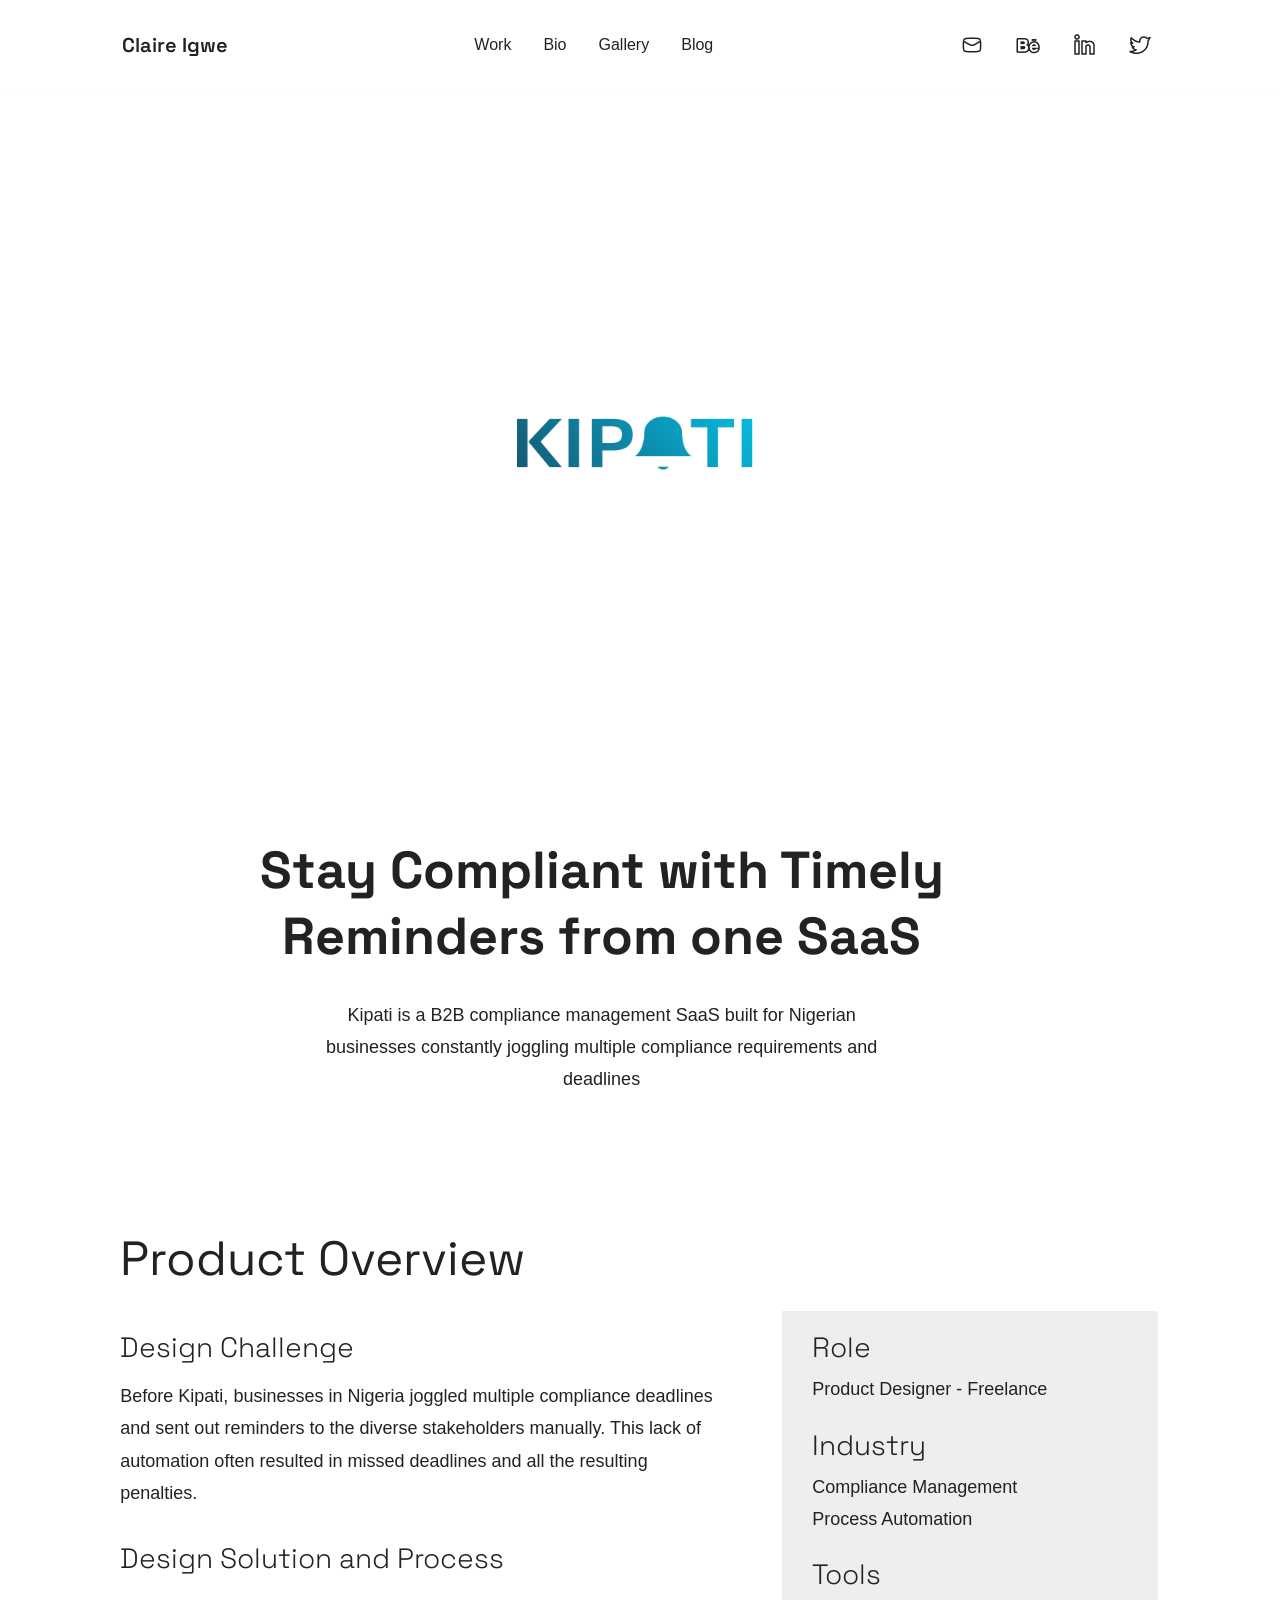
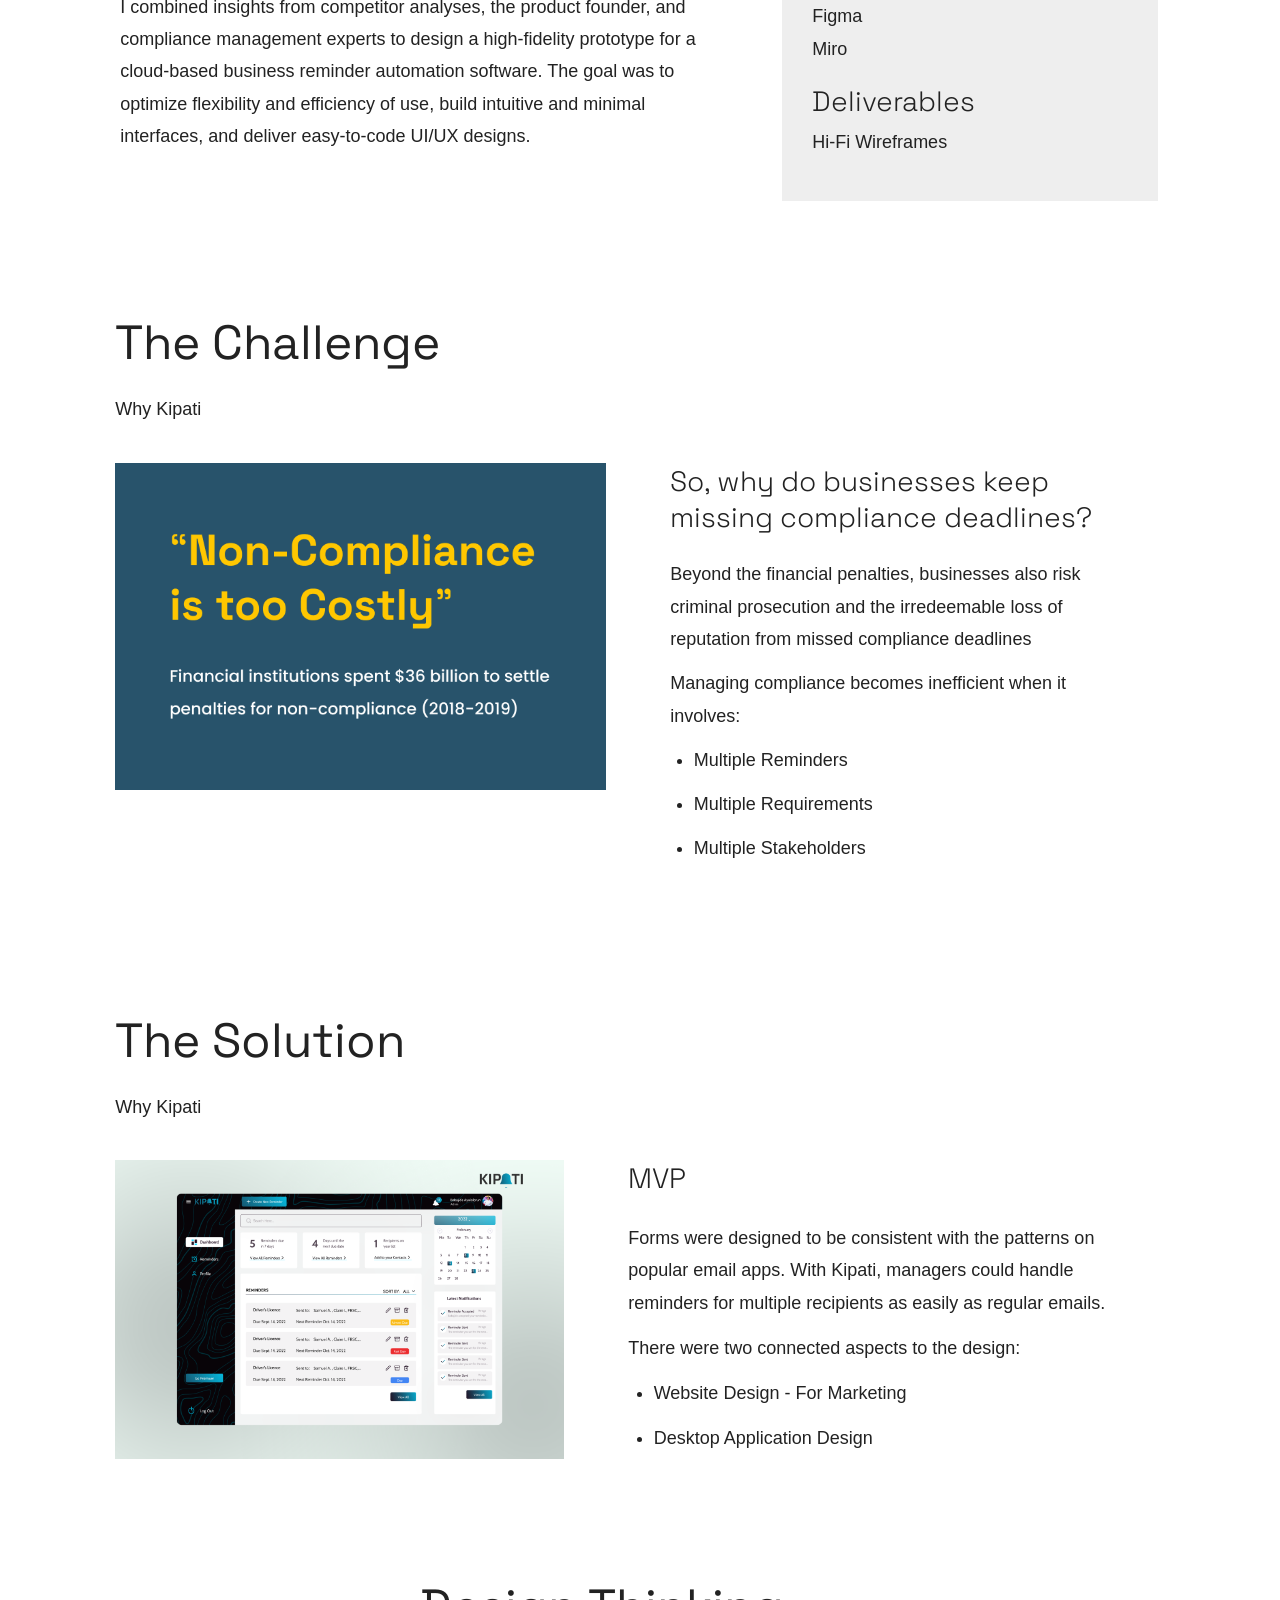
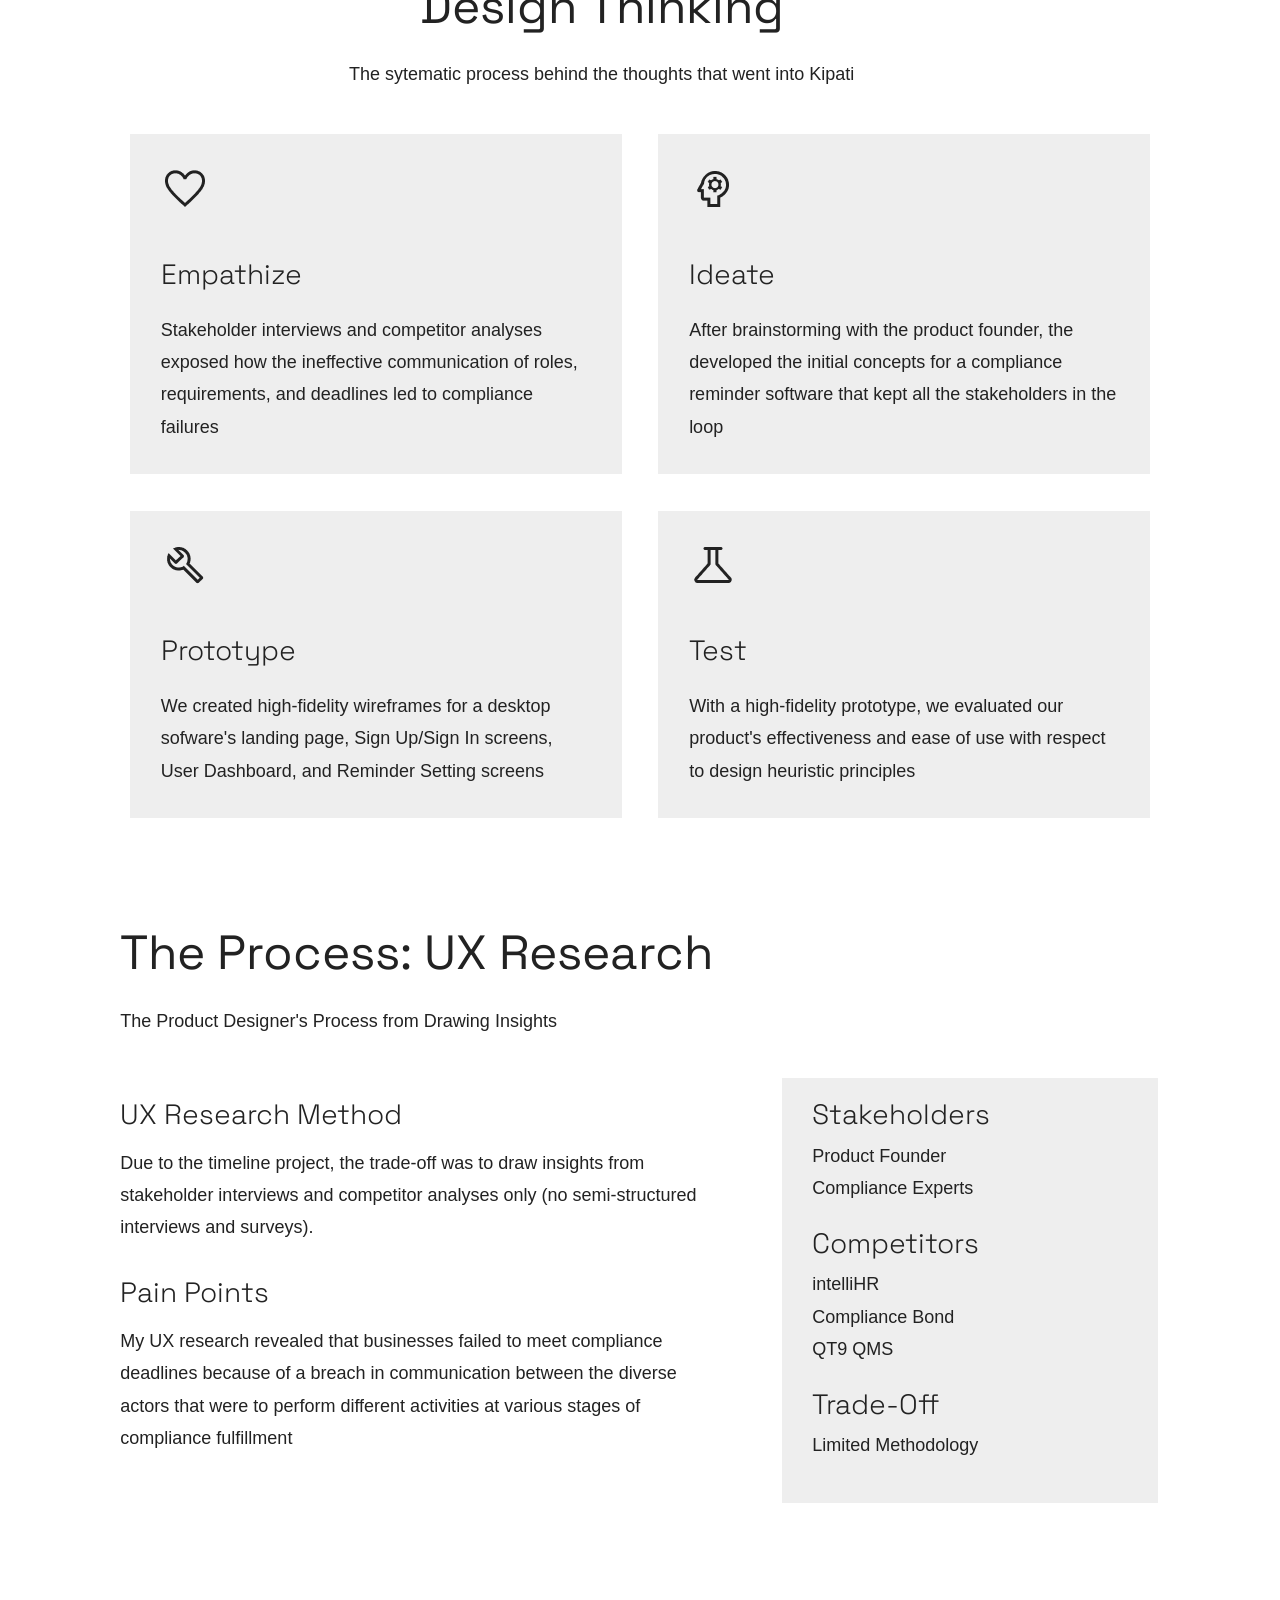
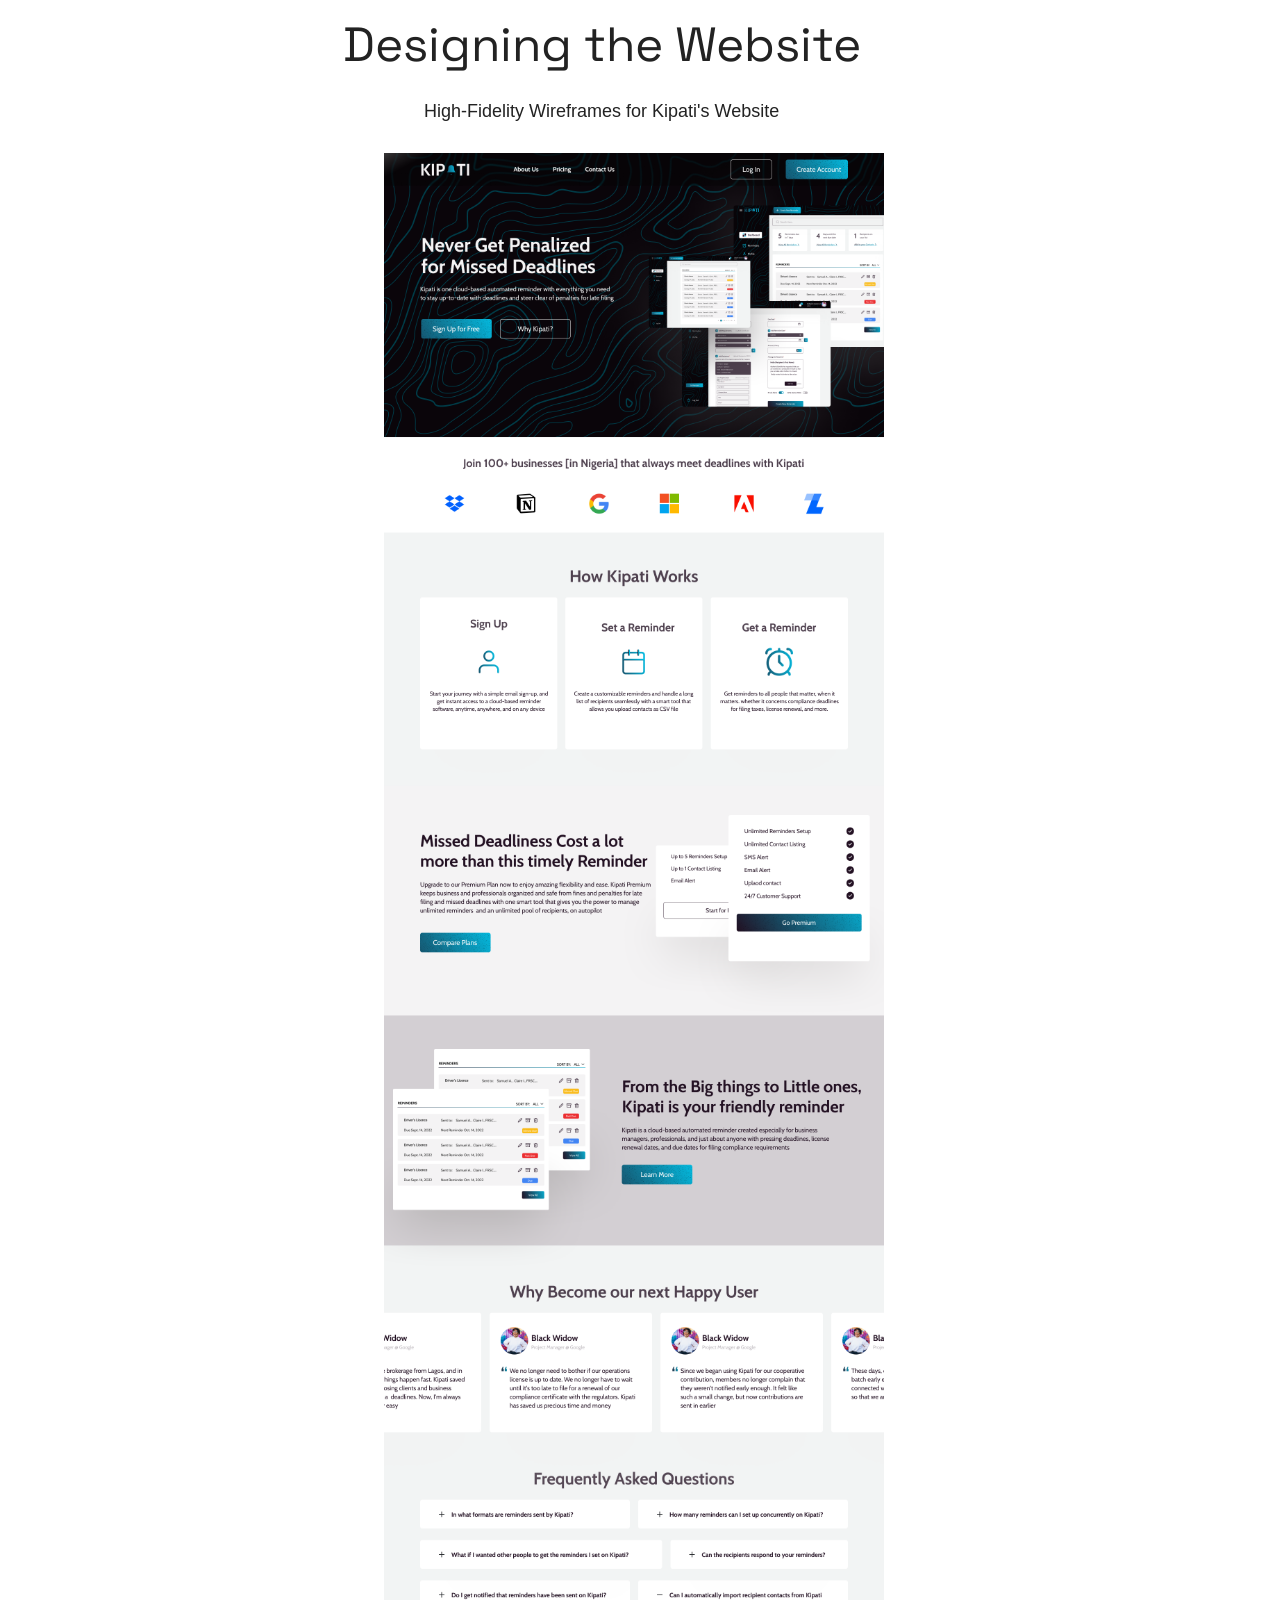
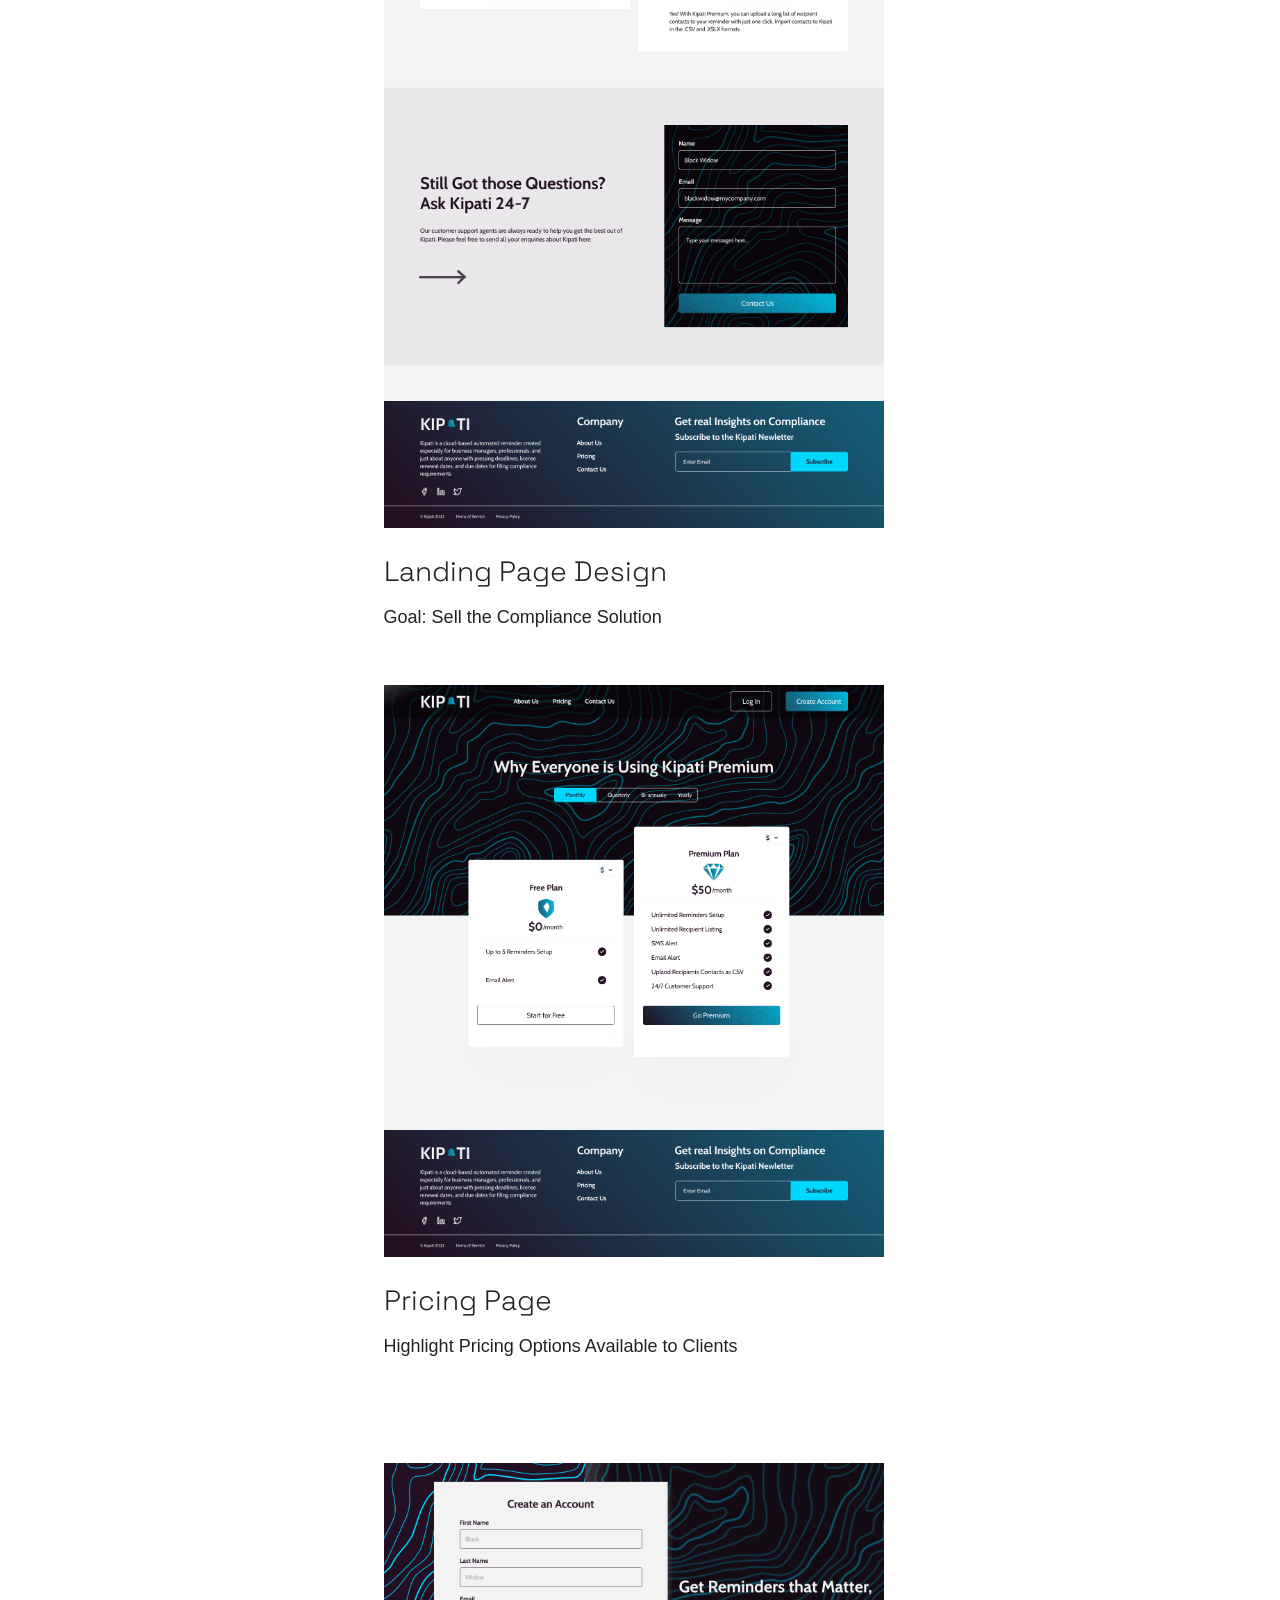
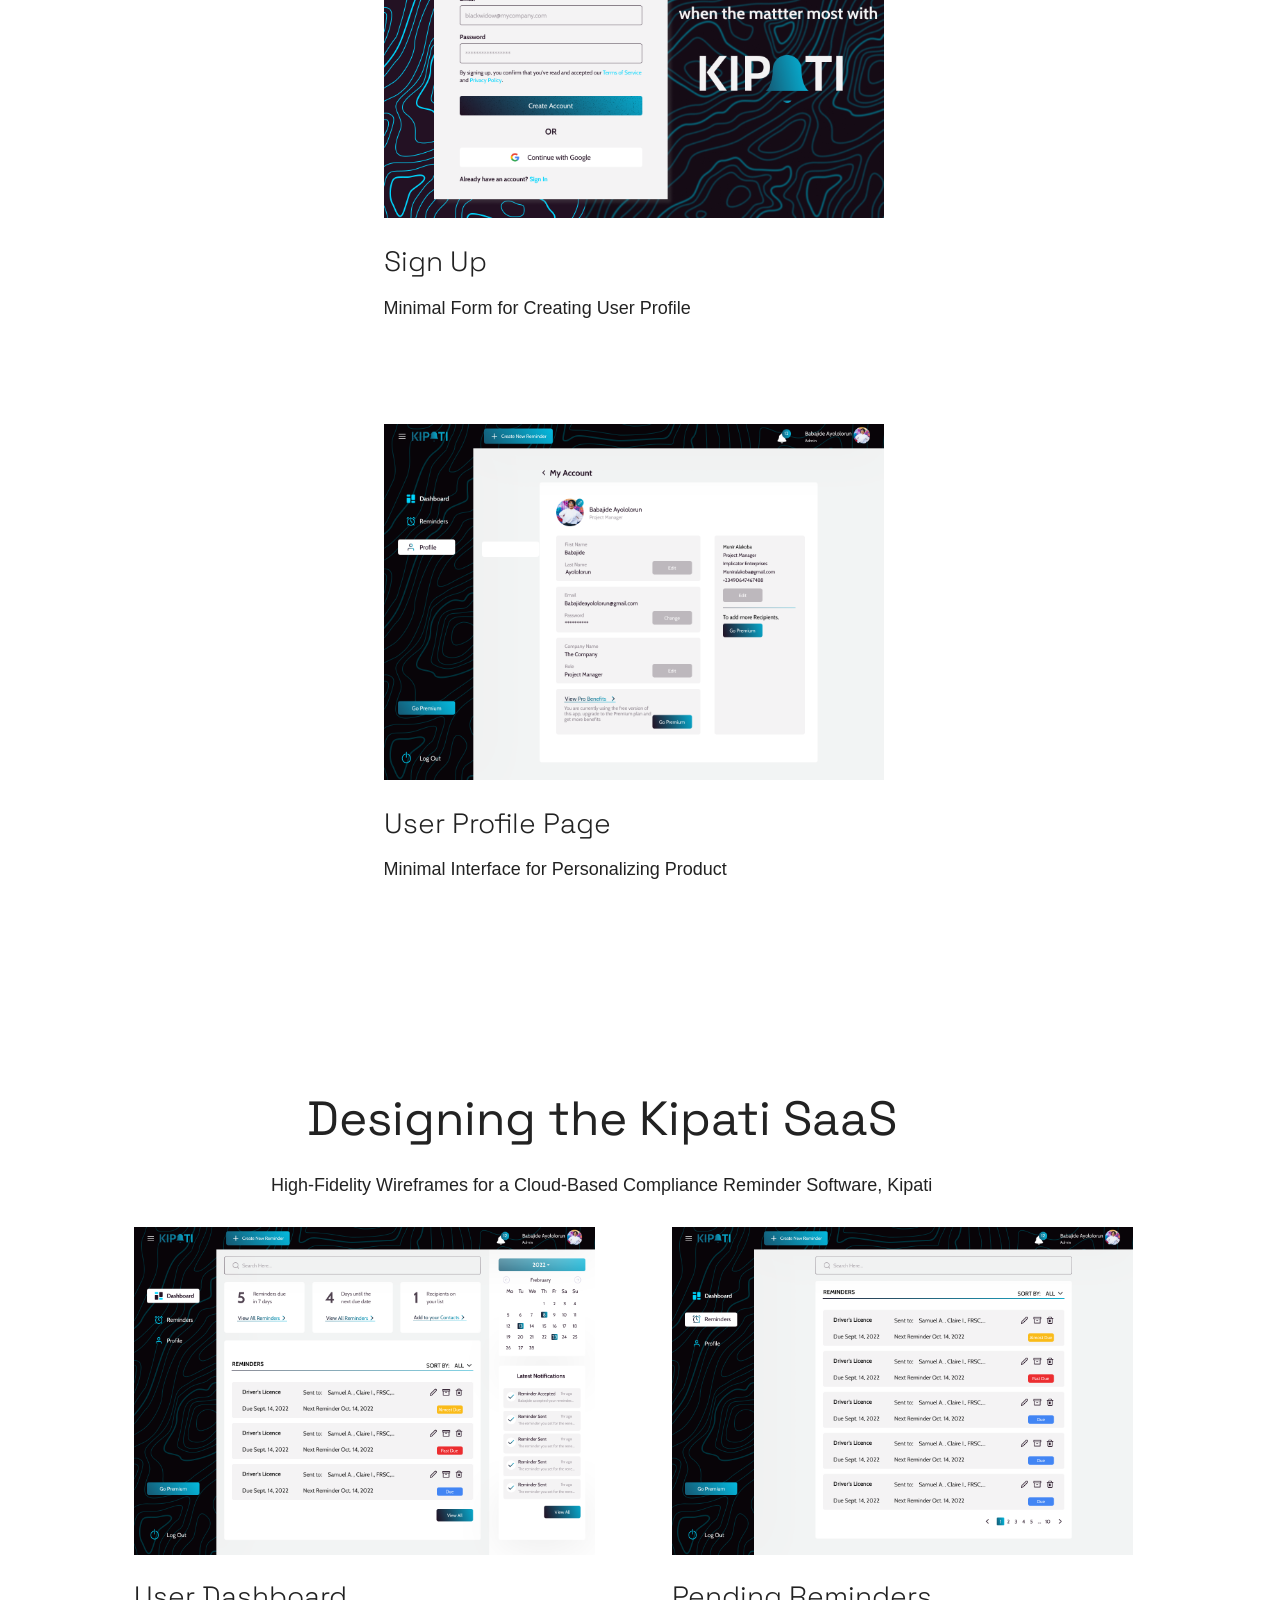
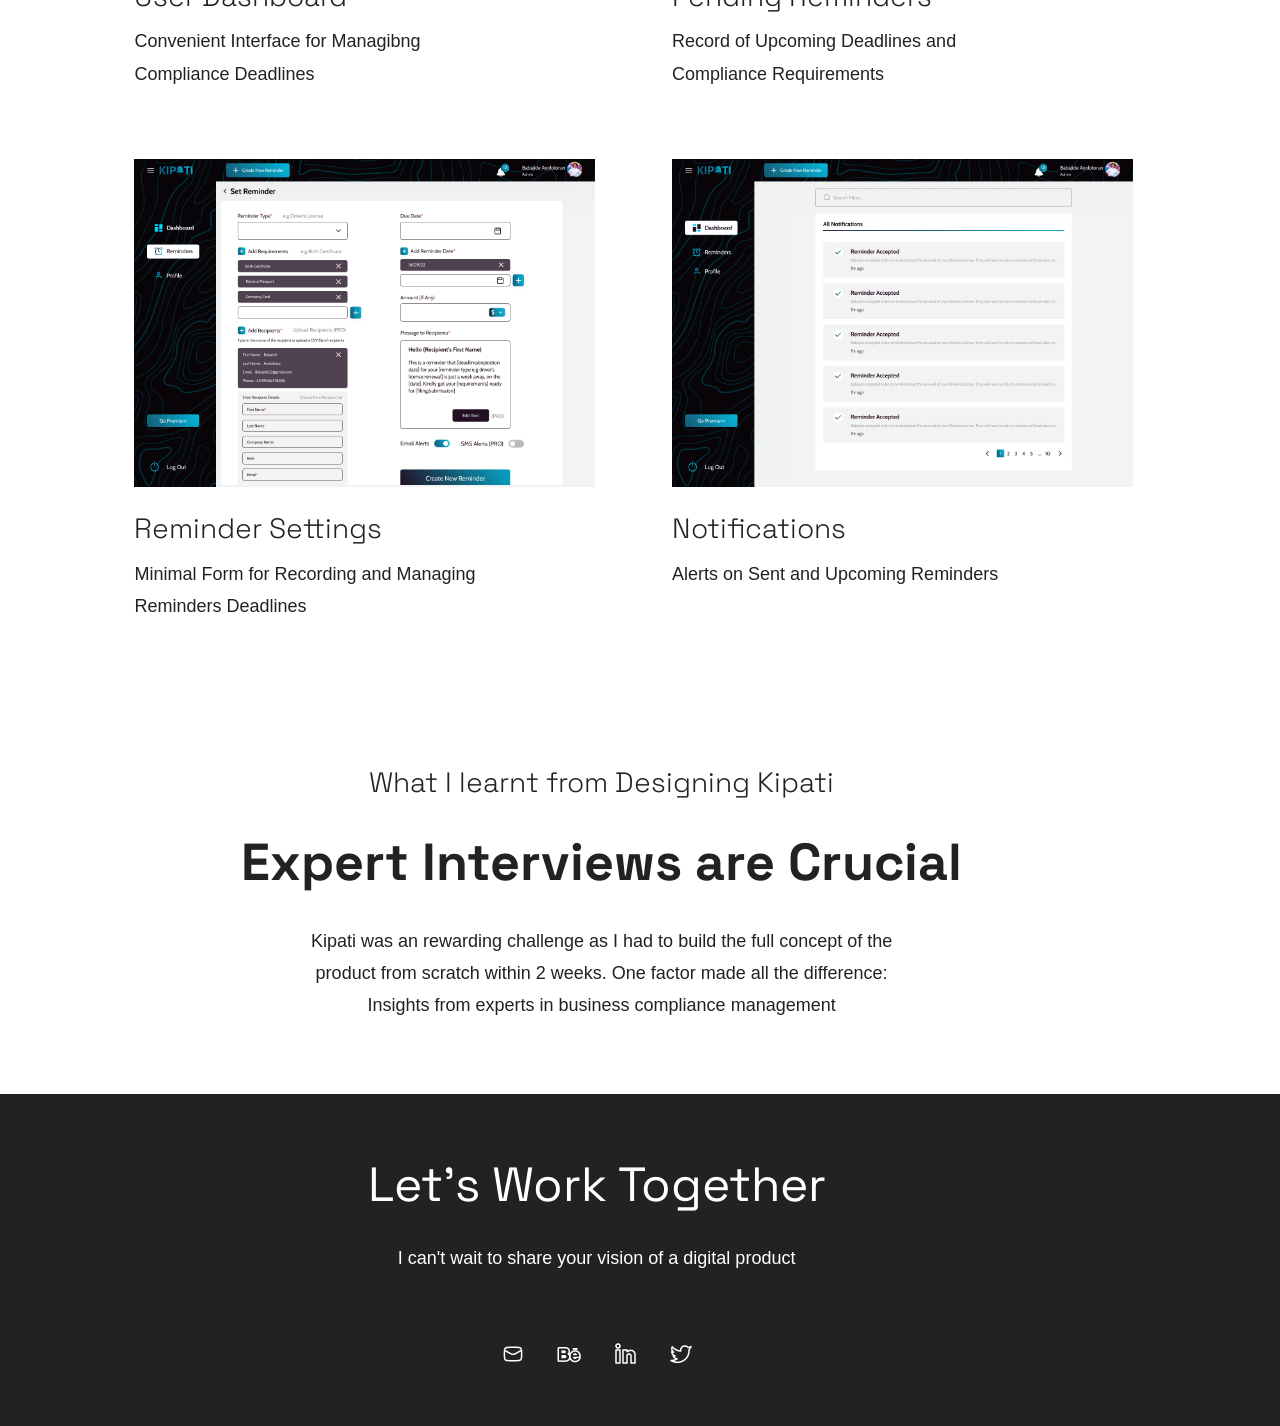
<file: kipati/index.html>
<!DOCTYPE html>
<html lang="en-US">
    <head>
        <meta charset="UTF-8">
        <meta name='viewport' content='width=device-width, initial-scale=1.0, maximum-scale=1.0' />
        <title>Kipati - Case Study</title>
        <style>
            
            @import url('https://fonts.googleapis.com/css?family=Space+Grotesk&display=swap');
            
            *{
                padding: 0%;
                margin: 0%;
                }
            
            body{
                box-sizing: border-box;
                width: 94vw;
                padding: 0%;
                margin: 0%;
                display: flex;
                flex-direction: column;
                align-items: center;
                overflow-x: hidden; 
            }
            
            header{
                box-sizing: border-box;
                width: 110%;
                height: 85vh;
                margin: 0%;
                padding: 0%;
                display: flex;
                flex-direction: column;
                justify-content: flex-start;
                align-items: bottom;
            }

            nav{
                box-sizing:border-box;
                height: 10%;
                width: 100vw;
                position: fixed;
                left: 0px;
                margin: 0%;
                padding: 0% 10% 0% 9.5%;
                display: flex;
                justify-content: space-between;
                align-items: center;
                background-color: white;
                z-index: 4;
                box-shadow: 1px 1px #fbfbfb;
            }

            #logo{
                box-sizing: border-box;
                font-family: 'Space Grotesk', 'Franklin Gothic Medium', 'Arial Narrow', Arial, sans-serif;
                font-size: 20px;
                font-weight: 600;
                text-align: center;
                z-index: 50;
            }


            #logo:hover{
                color: #444444;
                cursor: pointer;
            }

            #logo a{
                text-decoration: none;
                color: #222222;
            }

            #link_item{
                box-sizing: border-box;
                width: auto;
                height: 40px;
                font-family:'Segoe UI', Tahoma, Geneva, Verdana, sans-serif;
                font-size: 16px;
                display: flex;
                gap: 32px;
                justify-content: flex-start;
                text-align: center;
                align-items: center;   
            }
            
            #social_item{
                box-sizing: border-box;
                width: auto;
                height: auto;
                display: flex;
                gap: 32px;
                align-items:center;
            }

            #hamburger{
                display: none;
                align-self: center;
            }

            #dropdown_items{
                display: none;
            }

            hr{
                color: none;
            }
           
            .social_links{
                display:flex;
                padding: 0%;
                margin: 0%;
                transition: transform 0.3s;
                text-align: center;
                align-items:center;
            }

            .nav_links{
                padding-bottom: 8px;
                padding-top: 8px;
                text-decoration: none;
                color: #222222;

            }
            
            .social_links:hover{
                transform: scale(1.2);
            }

            .nav_links:hover{
                border-bottom: 1px solid #444444;
                color: #444444;
                cursor: pointer;
            }

            
                #hero{
                box-sizing: border-box;
                width: 92.5%;
                height: 90%;
                position: relative;
                top: 15%;
                left: 6.25%;
                display: flex;
                flex-wrap: nowrap;
                align-items: flex-end;
                justify-content: center;
                padding: 0%;
                margin: 0%;
                gap: 5%;
            }

            #hero img{
                height: 80vh;
                width: auto;
            }
            
            #hero_text{
                box-sizing: border-box;
                width: 100%;
                height: 100%;
                display: flex;
                flex-direction: column;
                justify-content: center;
                align-items: center;
                text-align: center;
                margin: 5% 10% 5% 10%;
                gap: 5%;
                padding: 1%;
            }

            #hero_text2{
                box-sizing: border-box;
                width: 100%;
                display: flex;
                flex-direction: column;
                justify-content: center;
                align-items: center;
                text-align: center;
                margin: 5% 10% 0% 10%;
                gap: 5%;
                padding: 1%;
            }

            #title_section{
                box-sizing: border-box;
                width: 100%;
                height: 100%;
                display: flex;
                flex-direction: column;
                justify-content: flex-start;
                align-items:left;
                margin: 0%;
                gap: 5%;
                padding: 5% 0% 0% 2.5%;
            }

            #title_section3{
                box-sizing: border-box;
                width: 100%;
                height: 100%;
                display: flex;
                flex-direction: column;
                justify-content: flex-start;
                align-items:left;
                margin: 0%;
                gap: 5%;
                padding: 5% 0% 0% 10%;
            }
            
            #title_section h2, #title_section3 h2{
                box-sizing: border-box;
                align-items:left;
                text-align: left;
            }

            #title_section p, #title_section3 p{
                box-sizing: border-box;
                align-self:left;
                text-align: left;
                padding: 0%;
                margin-bottom: 3.75%;
                
            }

            #title_section2{
                box-sizing: border-box;
                width: 100%;
                height: 100%;
                display: flex;
                flex-direction: column;
                justify-content: flex-start;
                align-items:center;
                margin: 0%;
                gap: 5%;
                padding: 5% 0% 2.5% 0%;
            }
            
            #title_section2 h2{
                box-sizing: border-box;
                align-items:center;
                text-align: center;
            }

            #title_section2 p{
                box-sizing: border-box;
                align-self: center;
                text-align: center;
            }

            h1{              
                font-family: 'Space Grotesk', 'Franklin Gothic Medium', 'Arial Narrow', Arial, sans-serif;
                font-size: 52px;
                color: #222222;
                padding: 0% 15% 2.5% 15%;
                margin: 0%;
            }                   

            h2{
                font-family: 'Space Grotesk', 'Franklin Gothic Medium', 'Arial Narrow', Arial, sans-serif;
                font-size:48px;
                font-weight: 400;
                color: #222222;
                padding: 0% 0% 2% 0%;
                margin: 0%;
                align-items: left;
                text-align: center;
            }

            
            h4{
                box-sizing:border-box;
                max-width: 720px;
                font-family: 'Space Grotesk','Franklin Gothic Medium', 'Arial Narrow', Arial, sans-serif;
                font-size: 28px;
                font-weight: 300;
                color: #222222;
                padding: 0%;
                margin-bottom: 2.5%;
            }

            p{
                font-family:'Segoe UI', Tahoma, Geneva, Verdana, sans-serif;
                font-size: 18px;
                font-weight: 400;
                color: #222222;
                padding: 0%;
                margin: 0%;
                line-height: 1.8;
            }

            li{
                font-family:'Segoe UI', Tahoma, Geneva, Verdana, sans-serif;
                font-size: 18px;
                font-weight: 400;
                color: #222222;
                padding: 0%;
                margin: 0% 0% 0% 5%;
                line-height: 1.8;  
            }

            .paragraph_limits{
                padding: 0% 20% 5% 20%;
                text-align: center;
            }

            .paragraph_limits2{
                padding: 0% 25%;
                text-align: center;
            }

            #text_button{
                box-sizing: border-box;
                width: fit-content;
                font-family: 'Segoe UI', Tahoma, Geneva, Verdana, sans-serif;
                font-size: 18px;
                font-weight: 500;
                color: #222222;
                padding: 0%;
                margin: 0%;
            }

            #text_button:hover{
                color: #444444;
            }

            .projects{
                box-sizing: border-box;
                width: 80vw;
                height: auto;
                display: flex;
                flex-direction: column;
                justify-content: space-between;
                align-items:center;
                text-align: center;
                margin: 0%;
                padding: 0%;
            }
            
            .project{
                box-sizing: border-box;
                width: 100%;
                height: fit-content;
                display: flex;
                justify-content: flex-start;
                gap: 5%;
                align-items: top;
                margin: 0% 0% 5% 5%;
                padding: 0%;
            }

            #no_bottom{
                margin-bottom: 0%;
                padding-bottom: 0%;
            }

            .mockup{
                box-sizing: border-box;
                width: 120%;
                display: flex;
                transition: transform 0.3s;
                background-image: url(../Images/challenges-kipati.png);
                background-repeat: no-repeat;
                background-size: contain;
                aspect-ratio: 1.5;
                object-position: center;
                margin: 0%;
                padding: 0%;
            }

            .mockup1{
                box-sizing: border-box;
                width: 120%;
                display: flex;
                transition: transform 0.3s;
                background-image: url(../Images/kipati.png);
                background-repeat: no-repeat;
                background-size: contain;
                aspect-ratio: 1.5;
                object-position: center;
                margin: 0%;
                padding: 0%;
            }
            

            .mockup:hover, .mockup1:hover{
                transform: scale(1.02);
            }

            .project_card{
                max-width: 100%;
                height: auto;
                display: flex;
                flex-wrap: wrap;
                flex-direction: column;
                justify-content: flex-start;
                text-align: left;
                padding: 0% 0% 0% 1.25%;                   
            }
            

            .paragraph_limits3{
                    box-sizing: border-box;
                    max-width: 110%;
                    margin-top: 2.5%;


                }
            
                .label_text{
                color: #999999;
                font-size: medium;
                margin-bottom: 2.5%;
            }

            .text_button2{
                box-sizing: border-box;
                width: fit-content;
                font-family:'Segoe UI', Tahoma, Geneva, Verdana, sans-serif;
                font-size: 16px;
                font-weight: 500;
                color: #222222;
                padding: 0%;
                margin-top: 5%;
            }

            .pattern2{
                box-sizing: border-box;
                width: 80vw;
                height:fit-content;
                display: flex;
                flex-direction: column;
                justify-content: center;
                align-items: center;
                margin: 0%;
            }


            .pattern_2{
                box-sizing: border-box;
                width: 120%;
                height: fit-content;
                display: flex;
                flex-wrap: wrap;
                justify-content: center;
                align-items: left;
                gap:2%;
                margin: 0% 0% 2.5% 7.5%;
            }

            .pattern_2_card{
                box-sizing: border-box;
                width: 40%;
                display: flex;
                flex-direction: column;
                justify-content: center;
                align-items: left;
                text-align: left;
                background-color: #eeeeee;
                padding: 2.5%;
                margin: 1.5% 0.5%;
            }
            
            .pattern_3_1_card{
                box-sizing: border-box;
                width: 50%;
                display: flex;
                flex-direction: column;
                justify-content: flex-start;
                align-items: left;
                text-align: left;
                background-color: transparent;
                padding: 0%;
                margin: 1.5% 0% 1.5% 5%;
            }

            .pattern_3_2_card{
                box-sizing: border-box;
                width: 31.25%;
                display: flex;
                flex-direction: column;
                flex-wrap: wrap;
                justify-content: flex-start;
                align-items: left;
                text-align: left;
                background-color: #eeeeee;
                padding: 1.5% 2.5%;
                margin: 0%;
            }

            .pattern_3_1_card p{
            margin-bottom: 5%;
            }

            .pattern_3_2_card section{
            margin-bottom: 7.5%;
            }

            .pattern_2_card h4{
                box-sizing: border-box;
                margin-bottom: 2.5%;

            }

           .pattern_2_card p{
                box-sizing: border-box;
                margin-top: 2.5%;
            }

            .pattern_2_card img{
                box-sizing: border-box;
                width: fit-content;
                margin-bottom: 10%;
            }


            .pattern_3{
                box-sizing: border-box;
                width: 80vw;
                height: fit-content;
                display: flex;
                flex-direction: row;
                flex-wrap: wrap;
                justify-content: center;
                align-items: flex-start;
                background-position: center;
                margin: 0% 0% 0% 6.25%;
                gap: 7.5%;
            }

            .image_column{
                box-sizing: border-box;
                min-width: 40%;
                max-width: 500px;
                height: auto;
                display: flex;
                flex-direction: column;
                margin-bottom: 5%;
                justify-content: space-between;
            }

            .image_column img{
                margin-bottom: 5%;
            }

            .image_text{
                box-sizing: border-box;
                width: 100%;
                height: auto;
                display: flex;
                flex-direction: column;
                margin-bottom: 10%;
                justify-content: space-between;
                align-items: right;
            }

            .image_text img{
                box-sizing: border-box;
                width: 100%;
                height: fit-content;
                display: flex;
                flex-direction: column;
                margin-bottom: 2.5%;
            }

            .image_text h4{
                box-sizing: border-box;
                margin: 2.5% 0%;
                text-align: left;
            }

            .image_text p{
                box-sizing: border-box;
                width: 80%;
                text-align: left;
                margin-bottom: 10%;
            }

            .image_text2{
                box-sizing: border-box;
                width: 45%;
                height: auto;
                display: flex;
                flex-direction: column;
                justify-content: space-between;
                align-items: right;
            }

            .image_text2 img{
                box-sizing: border-box;
                width: 100%;
                height: fit-content;
                display: flex;
                flex-direction: column;
                margin-bottom: 2.5%;
            }

            .image_text2 h4{
                box-sizing: border-box;
                margin: 2.5% 0%;
                text-align: left;
            }

            .image_text2 p{
                box-sizing: border-box;
                width: 80%;
                text-align: left;
                margin-bottom: 15%;
            }

            footer{
                background-color: #222222;
                width: 112.5%;
                height: auto;
                display: flex;
                flex-direction: column;
                justify-content: center;
                padding: 5% 0% 5% 0%;
                align-items: center;
                align-self: center;
                margin-top: 5%;
                border-right: #222222 solid 10px;
                text-align: center;
            }
            
            footer h2{
                color: white;
            }

            footer p{
                color: white;
            }

            #footer_social_item{
                box-sizing: border-box;
                width: auto;
                height: auto;
                display: flex;
                gap: 32px;
                align-items:center;
                margin-top: 5%;
            }

            @media screen and (max-width:1200px) and (min-width:900px){

            h1{
                font-size: 48px;
            }
                
                .mockup, .mockup1{
                    box-sizing: border-box;
                    width: 150%;
                }


                #hamburger{
                    display: none;
                }
                
                #dropdown_items{
                    display: none;
                }

            .image_text2{
                width: 75%;
                margin-bottom: 2.5%;
            }

            .image_text2 h4{
                box-sizing: border-box;
                width: 80vw;
                margin: 2.5% 0%;
                text-align: left;
            }

            .image_text2 p{
                box-sizing: border-box;
                width: 70vw;
                text-align: left;
                margin-bottom: 15%;
            }
            }

            

            @media screen and (max-width:900px)
            {
                body{
                box-sizing: border-box;
                width: 100%;
                display: flex;
                flex-direction: column;
                align-items: center;
                padding: 0%;
                margin: 0%;
                background-color: #fcfcfc;
                overflow-x: hidden;
                }

                header{
                box-sizing: border-box;
                width: 100%;
                height: 75vh;
                display: flex;
                flex-direction: column;
                align-items: center;
                margin: 0% 0% 5% 0%;
                padding: 0%;
                }
            
                #hero{
                box-sizing: border-box;
                width: 92.5%;
                height: 90%;
                position: relative;
                top: 15%;
                left: 2.5%;
                display: flex;
                flex-wrap: nowrap;
                align-items: flex-end;
                justify-content: center;
                padding: 0%;
                margin: 0%;
                gap: 2.5%;
            }
                
                #hero_text{
                box-sizing: border-box;
                width: 100%;
                height: fit-content;
                display: flex;
                flex-direction: column;
                justify-content: flex-start;
                align-items: center;
                text-align: center;
                margin: 0% 2.5% 0% 2.5%;
                padding: 0% 0% 0% 0%;
                }

                #hero_text2{
                box-sizing: border-box;
                width: 100%;
                height: fit-content;
                display: flex;
                flex-direction: column;
                justify-content: flex-start;
                align-items: center;
                text-align: center;
                margin: 10% 2.5% 0% 2.5%;
                padding: 0% 0% 0% 0%;
                }

                #hero_text p{
                padding: 0% 0% 5% 5%;
                }

                nav{
                width: 100vw;
                padding: 0% 7.5%;
                box-shadow: 1px 1px #f5f5f5;
                background-color: #fbfbfb;
                }
                
                h1{
                padding: 0% 5% 7.5% 5%;
                }

                #social_item, #link_item{
                display: none;
                }
            
                #hamburger{
                display: flex;
                align-self: center;
               }


               #dropdown_items{
                box-sizing: border-box;
                width: 200px;
                height: 100vh;
                display: none;
                flex-direction: column;
                position: fixed;
                top: 0%;
                right: 5%;
                align-items: right;
                padding: 2% 2.5% 0.5% 3%;
                background-color: #eeeeee;
            }

                #dropdown_items a p{
                font-family:'Segoe UI', Tahoma, Geneva, Verdana, sans-serif;
                font-size: 16px;
                font-weight: 600;
                color: #222222;
                }

                .nav_links2{
                    box-sizing: border-box;
                    display: flex;
                    height: 44px;
                    text-align: left;
                    justify-content: flex-start;
                    align-items: center;
                    padding: 0%;
                    margin: 0%;
                    background-color: #eeeeee;
                    text-decoration: none;
                }

                .social_links2{
                    box-sizing: border-box;
                    display: flex;
                    flex-direction: row-reverse;
                    height: 44px;
                    text-align: left;
                    align-items: center;
                    padding: 0%;
                    margin: 0%;
                    justify-content: flex-end;
                    gap: 10%;
                    text-decoration: none;
                }

                .nav_links2:hover{
                    background-color: #999999;
                }

                .social_links2:hover{
                    background-color: #999999;
                }

                #cancel_icon{
                display: flex;
                justify-content: flex-end;
                box-sizing: border-box;
                text-decoration: none;
                padding: 5% 0% 5% 0%;
                }

                #logo_new{
                display: none;

            }
            
            #logo_new p{
                text-decoration: none;
                color: #222222;

            }

                .paragraph_limits{
                padding: 0% 20%;
                margin-bottom: 5%;
                text-align: center;
                align-self: center;
                }

                .paragraph_limits2{
                padding: 0% 20%;
                margin-bottom: 5%;
                text-align: center;
                align-self: center;
                }

                .paragraph_limits3{
                    box-sizing: border-box;
                    width: 85%;
                }

                .projects{
                box-sizing: border-box;
                width: 90vw;
                height: auto;
                display: flex;
                flex-direction: column;
                justify-content: space-between;
                align-items:center;
                text-align: center;
                margin: 0%;
                padding: 0%;
                align-self: center;
            }
                
                .project{
                box-sizing: border-box;
                width:100%;
                height: auto;
                display: flex;
                flex-direction: column;
                justify-content: center;
                align-items: center;
                margin: 7.5% 0%;
                padding: 0%;
            }


            .project_card{
                padding: 0%;
                margin: 5% 5% 0% 5%;                  
            }

            #title_section{
                box-sizing: border-box;
                width: 100%;
                height: 100%;
                display: flex;
                flex-direction: column;
                justify-content: flex-start;
                align-items:center;
                margin: 0%;
                gap: 5%;
                padding: 5% 0% 0% 0%;
            }
            
            #title_section h2{
                box-sizing: border-box;
                align-items:center;
                text-align: center;
            }

            #title_section p{
                box-sizing: border-box;
                align-self:center;
                text-align: center;
            }
            
            .label_text{
                margin-bottom: 5%;
            }

            #text_button{
                box-sizing: border-box;
                width: fit-content;
            }
            
            .text_button2{
                box-sizing: border-box;
                width: fit-content;
                font-family:'Segoe UI', Tahoma, Geneva, Verdana, sans-serif;
                font-size: 16px;
                font-weight: 500;
                color: #222222;
                padding: 0%;
                margin-top: 2.5%;
            }

            .pattern_2_card{
                box-sizing: border-box;
                width: 70%;
            }

            .pattern_3_1_card{
                box-sizing: border-box;
                width: 80%;
            }

            .pattern_3_2_card{
                box-sizing: border-box;
                width: 80%;
                flex-direction: column;
                gap: 5%;
            }

            .pattern_3_1_card p{
            margin-bottom: 7.5%;
            }

            .pattern_3_2_card section{
            margin-bottom: 7.5%;
            }

            h4{
                font-family: 'Space Grotesk','Franklin Gothic Medium', 'Arial Narrow', Arial, sans-serif;
                font-size: 28px;
                font-weight: 300;
                color: #222222;
                padding: 0%;
                margin-bottom: 2.5%;
            }

            p{
                font-family:'Segoe UI', Tahoma, Geneva, Verdana, sans-serif;
                font-size: 18px;
                font-weight: 400;
                color: #222222;
                padding: 0%;
                margin: 0%;
                line-height: 1.8;
            }
   

            .mockup:hover, .mockup1:hover{
                transform: scale(1.02);
            }

            .image_text2{
                width: 75%;
                margin-bottom: 2.5%;
            }

            .image_text2 h4{
                box-sizing: border-box;
                width: 80vw;
                margin: 2.5% 0%;
                text-align: left;
            }

            .image_text2 p{
                box-sizing: border-box;
                width: 80vw;
                text-align: left;
                margin-bottom: 15%;
            }
        }
            

            @media screen and (max-width:660px){
            header{
                box-sizing: border-box;
                height: 75vh;
                margin-bottom: 5%;
            }

            h1{
                font-family: 'Space Grotesk', 'Franklin Gothic Medium', 'Arial Narrow', Arial, sans-serif;
                font-size: 48px;
                font-weight: 500;
                padding: 0% 5% 7.5% 5%;
                }

            .paragraph_limits3{
                box-sizing: border-box;
                width: 100%;
                }

            .paragraph_limits{
                padding: 0% 10%;
                text-align: center;
            }

            .paragraph_limits2{
                padding: 0% 10%;
                text-align: center;
            }

                h2{
                font-family: 'Space Grotesk', 'Franklin Gothic Medium', 'Arial Narrow', Arial, sans-serif;
                font-size:40px;
                font-weight: 600;
                color: #222222;
            }

            #hero{
                box-sizing: border-box;
                width: 60%;
                height: 90%;
                position: relative;
                top: 15%;
                left: 2.5%;
                display: flex;
                flex-wrap: wrap;
                align-items: flex-end;
                justify-content: center;
                padding: 0%;
                margin: 0%;
                gap: 2.5%;
            }
            
            #hero_text{
                padding-bottom: 0%;
            }

            #hero_text2{
                padding-bottom: 0%;
                margin-top: 20%;
            }

            nav{
                width: 100vw;
                padding: 0% 5%;
                box-shadow: 1px 1px #f5f5f5;
                background-color: #fbfbfb;
                }

            #title_section{
                box-sizing: border-box;
                width: 100%;
                height: 100%;
                display: flex;
                flex-direction: column;
                justify-content: flex-start;
                align-items:center;
                margin: 0%;
                gap: 5%;
                padding: 5% 0% 0% 0%;
            }
            
            #title_section h2{
                box-sizing: border-box;
                align-items:center;
                text-align: center;
            }

            #title_section p{
                box-sizing: border-box;
                align-self:center;
                text-align: center;
                padding: 0% 5%;
            }
            
            .project{
                    padding-bottom: 7.5%;
                }

            .pattern_2_card{
                box-sizing: border-box;
                width: 90%;
                height: fit-content;
                padding: 10%;
            }

            #dropdown_items{
                box-sizing: border-box;
                width: 160px;
                display: none;
                flex-direction: column;
                position: fixed;
                top: 0%;
                right: 5%;
                align-items: right;
                padding: 3% 2.5% 0.5% 5%;
                background-color: #eeeeee;
            }

                #dropdown_items a p{
                font-family:'Segoe UI', Tahoma, Geneva, Verdana, sans-serif;
                font-size: 16px;
                font-weight: 600;
                color: #222222;
                }



                .nav_links2{
                    box-sizing: border-box;
                    display: flex;
                    height: 44px;
                    text-align: left;
                    justify-content: flex-start;
                    align-items: center;
                    padding: 0%;
                    margin: 0%;
                    background-color: #eeeeee;
                    text-decoration: none;
                }

                .social_links2{
                    box-sizing: border-box;
                    display: flex;
                    flex-direction: row-reverse;
                    height: 44px;
                    text-align: left;
                    align-items: center;
                    padding: 0%;
                    margin: 0%;
                    justify-content: flex-end;
                    gap: 10%;
                    text-decoration: none;
                }

                .nav_links2:hover{
                    background-color: #999999;
                }

                .social_links2:hover{
                    background-color: #999999;
                }

                #cancel_icon{
                display: flex;
                justify-content: flex-end;
                box-sizing: border-box;
                padding: 7.5% 0;

            }
                #logo_new{
                box-sizing: border-box;
                display: none;
                }

                footer p{
                padding: 0% 10%;
            }

            .image_text2{
                width: 100%;
                margin-bottom: 2.5%;
            }

            .image_text2 h4{
                box-sizing: border-box;
                width: 80vw;
                margin: 2.5% 0%;
                text-align: left;
            }

            .image_text2 p{
                box-sizing: border-box;
                width: 80vw;
                text-align: left;
                margin-bottom: 15%;
            }

            footer{ 
                box-sizing: border-box;
                width: 109%;
                position: relative;
                left: 0%;
                background-color: #222222;
                display: flex;
                flex-direction: column;
                margin: 5% 0% 0% 0%;
                align-self: center;
                padding: 10% 5% 10% 5%;
                }

            }

            @media screen and (max-width:396px){
                
                #dropdown_items{
                box-sizing: border-box;
                width: 100vw;
                display: none;
                flex-direction: column;
                position: fixed;
                top: 0%;
                right: 0%;
                align-self: center;
                align-items: right;
                margin-left: 5%;
                background-color: #eeeeee;
                padding: 5% 7.5% 5% 7.5%;
            }

                #dropdown_items a p{
                font-family:'Segoe UI', Tahoma, Geneva, Verdana, sans-serif;
                font-size: 16px;
                font-weight: 500;
                color: #222222;
                }

                nav{
                width: 100vw;
                padding: 0% 5%;
                box-shadow: 1px 1px #f5f5f5;
                background-color: #fbfbfb;
                }

                .nav_links2{
                    box-sizing: border-box;
                    display: flex;
                    text-decoration: none;
                }

                .social_links2{
                    box-sizing: border-box;
                    display: flex;
                }

                .nav_links2:hover{
                    background-color: #999999;
                }

                .social_links2:hover{
                    background-color: #999999;
                }

                #cancel_icon{
                display: flex;
                justify-content: space-between;
                align-items: center;
                align-self: flex-end;
                box-sizing: border-box;
                background-color: #eeeeee;
                padding: 5% 0%;
            }


                #logo_new{
                box-sizing: border-box;
                display: none;
                }


            h1{
                font-family: 'Space Grotesk', 'Franklin Gothic Medium', 'Arial Narrow', Arial, sans-serif;
                font-size: 40px;
                font-weight: 500;
                width: 85vw;
                padding: 0% 0% 7.5% 7.5%;
                text-align: left;
                align-self: left;
                }

                #hero_text p{
                align-self: left;
                text-align: left;
                padding: 0% 5% 5% 10%;
                }

                
                .project{
                    padding-bottom: 10%;
                }
                
                .paragraph_limits3{
                    box-sizing: border-box;
                    width: 100%;
                }

                h2{
                font-family: 'Space Grotesk', 'Franklin Gothic Medium', 'Arial Narrow', Arial, sans-serif;
                font-size:32px;
                font-weight: 600;
                color: #222222;
                }

                #title_section{
                box-sizing: border-box;
                width: 100%;
                height: 100%;
                display: flex;
                flex-direction: column;
                justify-content: flex-start;
                align-items: center;
                margin: 0%;
                gap: 5%;
                padding: 5% 0% 0% 0%;
            }
            
            #title_section h2{
                box-sizing: border-box;
                align-items: center;
                text-align: center;
            }

            #title_section p{
                box-sizing: border-box;
                align-self:center;
                text-align: center;
            }

                .paragraph_limits{
                padding: 0% 1.25%;
                margin-bottom: 5%;
                text-align: center;
                align-self: center;
                }

                .paragraph_limits2{
                box-sizing: border-box;
                width: 100%;
                padding: 0% 1.25%;
                margin-bottom: 5%;
                text-align: center;
                align-self: center;
                }

                .paragraph_limits3{
                box-sizing: border-box;
                width: 200%;
                padding: 0% 0.5% 0% 0%;
                }

                #hero{
                box-sizing: border-box;
                width: 60%;
                height: 90%;
                position: relative;
                top: 15%;
                left: 2.5%;
                display: flex;
                flex-wrap: wrap;
                align-items: flex-end;
                justify-content: center;
                padding: 0%;
                margin: 0%;
                gap: 15%;
            }
                
                #hero_text{
                box-sizing: border-box;
                width: 100%;
                height: fit-content;
                margin: 10% 2.5% 0% 2.5%;
                padding: 0%;
                }

                #hero_text2{
                box-sizing: border-box;
                width: 115vw;
                position: relative;
                left: 0;
                display: flex;
                flex-direction: column;
                margin: 5% 0% 0% 0%;
                align-self: center;
                padding: 10% 2.5%
            }

            #hero_text2 p{
                box-sizing: border-box;
                width: 95vw;
                height: 100%;
                display: flex;
                justify-content: center;
                text-align: center;
                margin-bottom: 10%;
            }

            #hero_text2 h1{
                box-sizing: border-box;
                width: 95vw;
                height: 100%;
                display: flex;
                justify-content: center;
                text-align: center;
                margin: 0%;
            }

            #hero_text2 h4{
                box-sizing: border-box;
                width: 95vw;
                height: 100%;
                display: flex;
                justify-content: center;
                text-align: center;
                margin-bottom: 10%;
            }


                .project_card{
                width: 100%;
                padding: 0%;
                margin: 5% 0.5% 0% 1.25%;                  
                }

                .pattern_2_card{
                box-sizing: border-box;
                width: 100%;
                height: fit-content;
                padding: 7.5%;
            }

            .image_text2{
                width: 90%;
                margin-bottom: 2.5%;
            }

            .image_text2 h4{
                box-sizing: border-box;
                width: 80vw;
                margin: 2.5% 0%;
                text-align: left;
            }

            .image_text2 p{
                box-sizing: border-box;
                width: 80vw;
                text-align: left;
                margin-bottom: 15%;
            }

                #text_button{
                    box-sizing: border-box;
                    width: fit-content;
                }

                footer{
                box-sizing: border-box;
                width: 120%;
                position: relative;
                left: 0%;
                background-color: #222222;
                display: flex;
                flex-direction: column;
                margin: 5% 0% 0% 0%;
                align-self: center;
                padding: 10% 10%;
                }
            }

        </style>
            
        <script>
            function g(){cancel_icon.parentElement.style.display=""
            hamburger.style.display=""}
            
            function f(){cancel_icon.parentElement.style.display="flex"
            hamburger.style.display="none"}

        </script>


    </head>
    <body>
        <header>
            <nav>
                    <section id="logo"><a href="https://samuelakigbogun.github.io/portfolio">Claire Igwe</a></section>
                    
                    <section id="link_item">
                        <a href="https://samuelakigbogun.github.io/portfolio" class="nav_links">Work</a>
                        <a href="#" class="nav_links">Bio</a>
                        <a href="https://www.behance.net/claireigwe2" class="nav_links">Gallery</a>
                        <a href="#" class="nav_links">Blog</a>
                    </section>

                    <section id="social_item">
                        <a href="mailto:contact@claireigwe.com" class="social_links"><img src="../Images/mail.png" alt="Email Icon"></a>
                        <a href="https://www.behance.net/claireigwe2" class="social_links"><img src="../Images/behance.png" alt="Behance Icon"></a>
                        <a href="https://www.linkedin.com/in/claire-igwe" class="social_links"><img src="../Images/linkedin.png" alt="LinkedIn Icon"></a>
                        <a href="https://www.twitter.com/claire_uxdesign" class="social_links"><img src="../Images/twitter.png" alt="Twitter Icon"></a>
                    </section>

                    <section id="hamburger" onclick="f()">
                        <a href="#" class="social_links"><img src="../Images/hamburger.png" alt="Icon"></a>
                    </section>
                    
                    <section id="dropdown_items">
                        <a href="https://samuelakigbogun.github.io/portfolio" id="cancel_icon" onclick="g()"><p id="logo_new">Claire Igwe</p><img src="../Images/close_icon.png" alt="Icon"></a>
                        <p class="label_text">Go To</p>
                        <a href="https://samuelakigbogun.github.io/portfolio" class="nav_links2"><p>Work</p></a>
                        <a href="#" class="nav_links2"><p>Bio</p></a>
                        <a href="https://www.behance.net/claireigwe2" class="nav_links2"><p>Gallery</p></a>
                        <a href="#" class="nav_links">Blog</a>
                        <hr><hr>
                        <p class="label_text">Reach Out</p>
                        <a href="mailto:contact@claireigwe.com" class="social_links2"><p>Email</p><img src="../Images/mail.png" alt="Email Icon"></a>
                        <a href="https://www.behance.net/claireigwe2" class="social_links2"><p>Behance</p><img src="../Images/behance.png" alt="Behance Icon"></a>
                        <a href="https://www.linkedin.com/in/claire-igwe" class="social_links2"><p>LinkedIn</p><img src="../Images/linkedin.png" alt="LinkedIn Icon"></a>
                        <a href="https://www.twitter.com/claire_uxdesign" class="social_links2"><p>Twitter</p><img src="../Images/twitter.png" alt="Twitter Icon"></a>
                    </section>
                
            </nav>
        
            <section id="hero">
                <img src="../Images/kipati/Kipati Hero Image.png" alt="Kipati Logo Mockup">
            </section>
        </header>

        
        <section id="hero_text">
            <h1>Stay Compliant with Timely Reminders from one SaaS</h1>
            <p class="paragraph_limits2">Kipati is a B2B compliance management SaaS built for Nigerian businesses constantly joggling multiple compliance requirements and deadlines</p>
        </section>
        
        <section id="projects">

            <section id="title_section3">
                <h2>Product Overview</h2>
            </section>

            <section class="project">

                <section class="pattern_3_1_card">
                    <h4>Design Challenge</h4>
                    <p>Before Kipati, businesses in Nigeria joggled multiple compliance deadlines and sent out reminders to the diverse stakeholders manually. This lack of automation often resulted in missed deadlines and all the resulting penalties.</p>
                    <h4>Design Solution and Process</h4>
                    <p>I combined insights from competitor analyses, the product founder, and compliance management experts to design a high-fidelity prototype for a cloud-based business reminder automation software. The goal was to optimize flexibility and efficiency of use, build intuitive and minimal interfaces, and deliver easy-to-code UI/UX designs.</p>
                </section>

                <section class="pattern_3_2_card">
                
                    <section>
                        <h4>Role</h4>
                        <p>Product Designer - Freelance</p>
                    </section>

                    <section>
                        <h4>Industry</h4>
                        <p>Compliance Management<br>Process Automation</p>
                    </section>

                    <section>
                        <h4>Tools</h4>
                        <p>Figma<br>Miro</p>
                    </section>

                    <section>
                        <h4>Deliverables</h4>
                        <p>Hi-Fi Wireframes</p>
                    </section>

                </section>

            </section>
        </section>

        <section class="projects">

            <section id="title_section">
                <h2>The Challenge</h2>
                <p>Why Kipati</p>
            </section>
            <section class="project">        
                <section class="mockup"></section>
                <section class="project_card">
                    <h4>So, why do businesses keep missing compliance deadlines?</h4>
                    <p class="paragraph_limits3">Beyond the financial penalties, businesses also risk criminal prosecution and the irredeemable loss of reputation from missed compliance deadlines</p>
                    <p class="paragraph_limits3">Managing compliance becomes inefficient when it involves:</p>  
                    <ul>    
                        <li class="paragraph_limits3">Multiple Reminders</li>  
                        <li class="paragraph_limits3">Multiple Requirements</li>                                
                        <li class="paragraph_limits3">Multiple Stakeholders</li>
                    </ul>
                </section>                             
            </section>
        
        </section>
        
        <section class="projects">

            <section id="title_section">
                <h2>The Solution</h2>
                <p>Why Kipati</p>
            </section>
            <section class="project">        
                <section class="mockup1"></section>
                <section class="project_card">
                    <h4>MVP</h4>
                    <p class="paragraph_limits3">Forms were designed to be consistent with the patterns on popular email apps. With Kipati, managers could handle reminders for multiple recipients as easily as regular emails.</p>
                    <p class="paragraph_limits3">There were two connected aspects to the design:</p>  
                    <ul>    
                        <li class="paragraph_limits3">Website Design - For Marketing</li>  
                        <li class="paragraph_limits3">Desktop Application Design</li>                                
                    </ul>
                </section>                             
            </section>
        
        </section>

        <section class="pattern2">
            <section id="title_section2">
                <h2>Design Thinking</h2>
                <p>The sytematic process behind the thoughts that went into Kipati</p>
            </section>
    
            <section class="pattern_2">
                <section class="pattern_2_card">
                    <img src="../Images/favorite.png" alt="Empathy is finding out why businesses fail at compliance from real people">
                    <h4>Empathize</h4>
                    <p>Stakeholder interviews and competitor analyses exposed how the ineffective communication of roles, requirements, and deadlines led to compliance failures</p>
                </section>
    
                <section class="pattern_2_card">
                    <img src="../Images/psychology.png" alt="The idea is to build a compliance reminder software for businesses">
                    <h4>Ideate</h4>
                    <p>After brainstorming with the product founder, the developed the initial concepts for a compliance reminder software that kept all the stakeholders in the loop</p>
                </section>
        
                <section class="pattern_2_card">
                    <img src="../Images/build.png" alt="PrototyPing means building wireframes for a software that meets users needs">
                    <h4>Prototype</h4>
                    <p>We created high-fidelity wireframes for a desktop sofware's landing page, Sign Up/Sign In screens, User Dashboard, and Reminder Setting screens</p>
                </section>

                <section class="pattern_2_card">
                    <img src="../Images/science.png" alt="Icon 4">
                    <h4>Test</h4>
                    <p>With a high-fidelity prototype, we evaluated our product's effectiveness and ease of use with respect to design heuristic principles</p>
                </section>

            </section>
                
        </section>

        <section id="projects">

            <section id="title_section3">
                <h2>The Process: UX Research</h2>
                <p>The Product Designer's Process from Drawing Insights</p>
            </section>

            <section class="project">

                <section class="pattern_3_1_card">
                    <h4>UX Research Method</h4>
                    <p>Due to the timeline project, the trade-off was to draw insights from stakeholder interviews and competitor analyses only (no semi-structured interviews and surveys).</p>
                    <h4>Pain Points</h4>
                    <p>My UX research revealed that businesses failed to meet compliance deadlines because of a breach in communication between the diverse actors that were to perform different activities at various stages of compliance fulfillment</p>
                </section>

                <section class="pattern_3_2_card">               
                    <section>
                        <h4>Stakeholders</h4>
                        <p>Product Founder<br>Compliance Experts</p>
                    </section>

                    <section>
                        <h4>Competitors</h4>
                        <p>intelliHR<br>Compliance Bond<br>QT9 QMS</p>
                    </section>

                    <section>
                        <h4>Trade-Off</h4>
                        <p>Limited Methodology</p>
                    </section>
                </section>

            </section>
        </section>

        <section class="pattern2">
            <section id="title_section2">
                <h2>Designing the Website</h2>
                <p>High-Fidelity Wireframes for Kipati's Website</p>
            </section>

            
            <section class="pattern_3">
                <section class="image_column">
                    <img src="../Images/kipati/Landing page.png" alt="Kipati Landing page">
                    <h4>Landing Page Design</h4>
                    <p>Goal: Sell the Compliance Solution</p>
                </section>


                <section class="image_column"> 
                    <section class="image_text">    
                    <img src="../Images/kipati/Pricing.png" alt="Email Icon">
                    <h4>Pricing Page</h4>
                    <p>Highlight Pricing Options Available to Clients</p>  
                    </section>

                    <section class="image_text">    
                    <img src="../Images/kipati/Create an Account.png" alt="Email Icon">
                    <h4>Sign Up</h4>
                    <p>Minimal Form for Creating User Profile</p>  
                    </section>

                    <section class="image_text">    
                    <img src="../Images/kipati/Profile.png" alt="Email Icon">
                    <h4>User Profile Page</h4>
                    <p>Minimal Interface for Personalizing Product</p>  
                    </section>
                    
                </section>

            </section>
            
            <section id="title_section2">
                <h2>Designing the Kipati SaaS</h2>
                <p>High-Fidelity Wireframes for a Cloud-Based Compliance Reminder Software, Kipati</p>
            </section>
            
            <section class="pattern_3">
                <section class="image_text2">    
                <img src="../Images/kipati/Dashboard.png" alt="user dashbooard">
                <h4>User Dashboard</h4>
                <p>Convenient Interface for Managibng Compliance Deadlines</p>  
   
                <img src="../Images/kipati/Set Reminder.png" alt="reminder settings">
                <h4>Reminder Settings</h4>
                <p>Minimal Form for Recording and Managing Reminders Deadlines</p>  
                </section>

                <section class="image_text2">    
                <img src="../Images/kipati/Reminders.png" alt="Reminder lists">
                <h4>Pending Reminders</h4>
                <p>Record of Upcoming Deadlines and Compliance Requirements</p>  
 
                <img src="../Images/kipati/Notifications.png" alt="Notification page">
                <h4>Notifications</h4>
                <p>Alerts on Sent and Upcoming Reminders</p>  
                </section>
            </section>
        </section>

        <section id="hero_text2">
            <h4>What I learnt from Designing Kipati</h4>
            <h1>Expert Interviews are Crucial</h1>
            <p class="paragraph_limits2">Kipati was an rewarding challenge as I had to build the full concept of the product from scratch within 2 weeks. One factor made all the difference: Insights from experts in business compliance management</p>
        </section>
        
        <footer>
            <h2>Let's Work Together</h2>
            <p>I can't wait to share your vision of a digital product</p>
            <section id="footer_social_item">
                        <a href="mailto:contact@claireigwe.com" class="social_links"><img src="../Images/mail-white.png" alt="Email Icon"></a>
                        <a href="https://www.behance.net/claireigwe2" class="social_links"><img src="../Images/behance-white.png" alt="Behance Icon"></a>
                        <a href="https://www.linkedin.com/in/claire-igwe" class="social_links"><img src="../Images/linkedin-white.png" alt="LinkedIn Icon"></a>
                        <a href="https://www.twitter.com/claire_uxdesign" class="social_links"><img src="../Images/twitter-white.png" alt="Twitter Icon"></a>
            </section>
        </footer>
    
    </body>
</html>
</file>
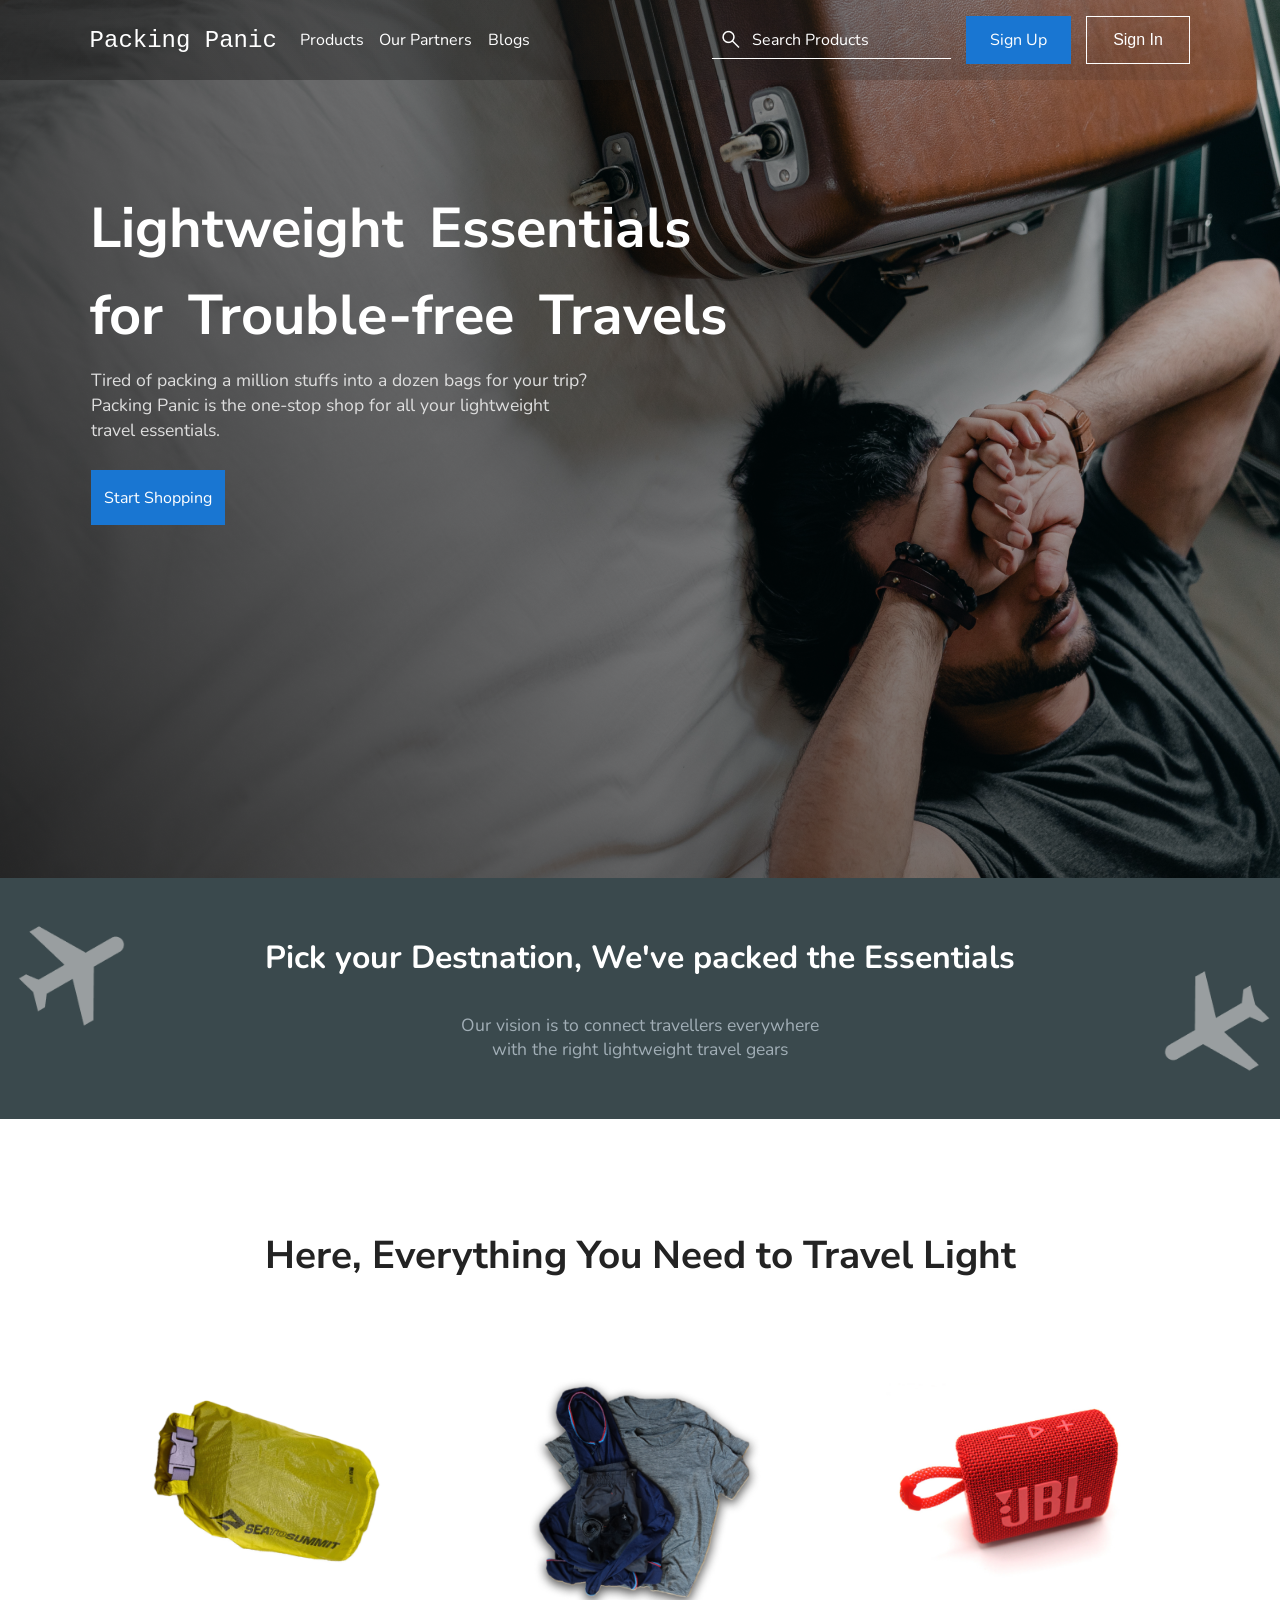
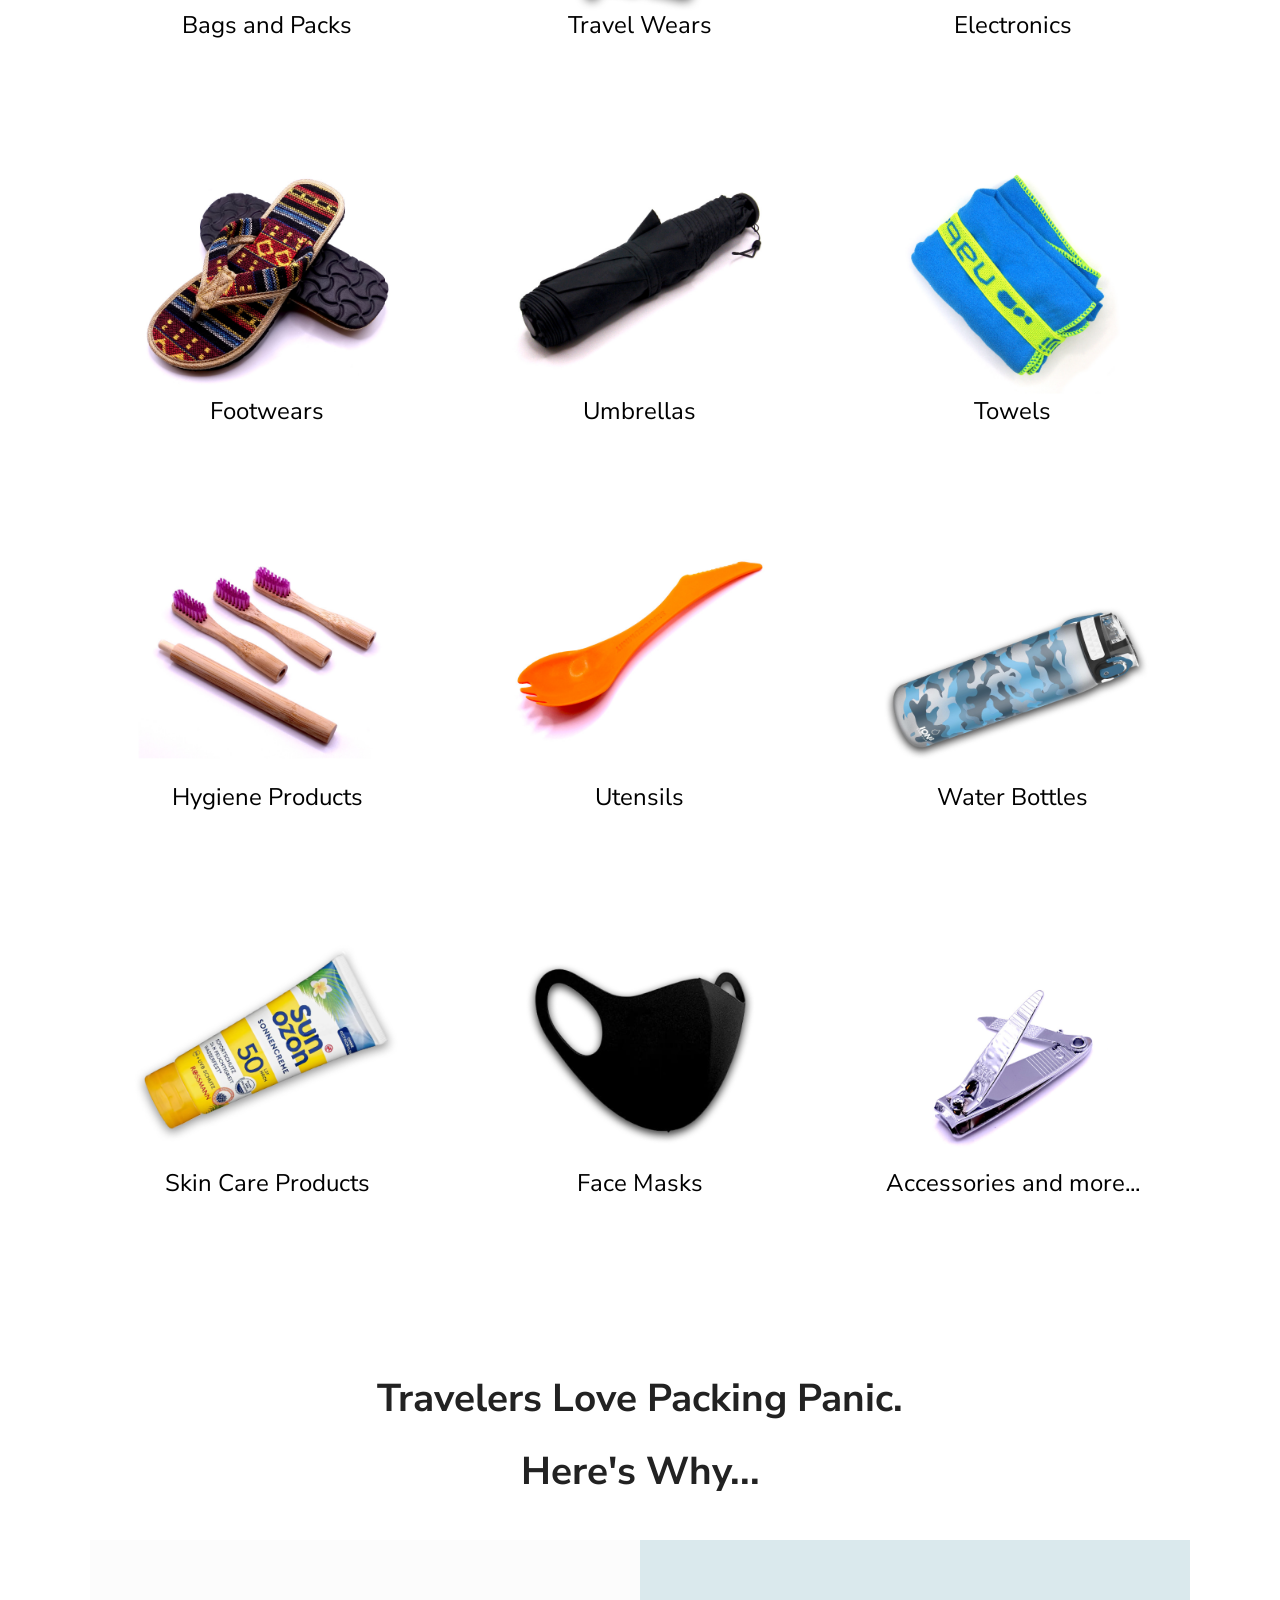
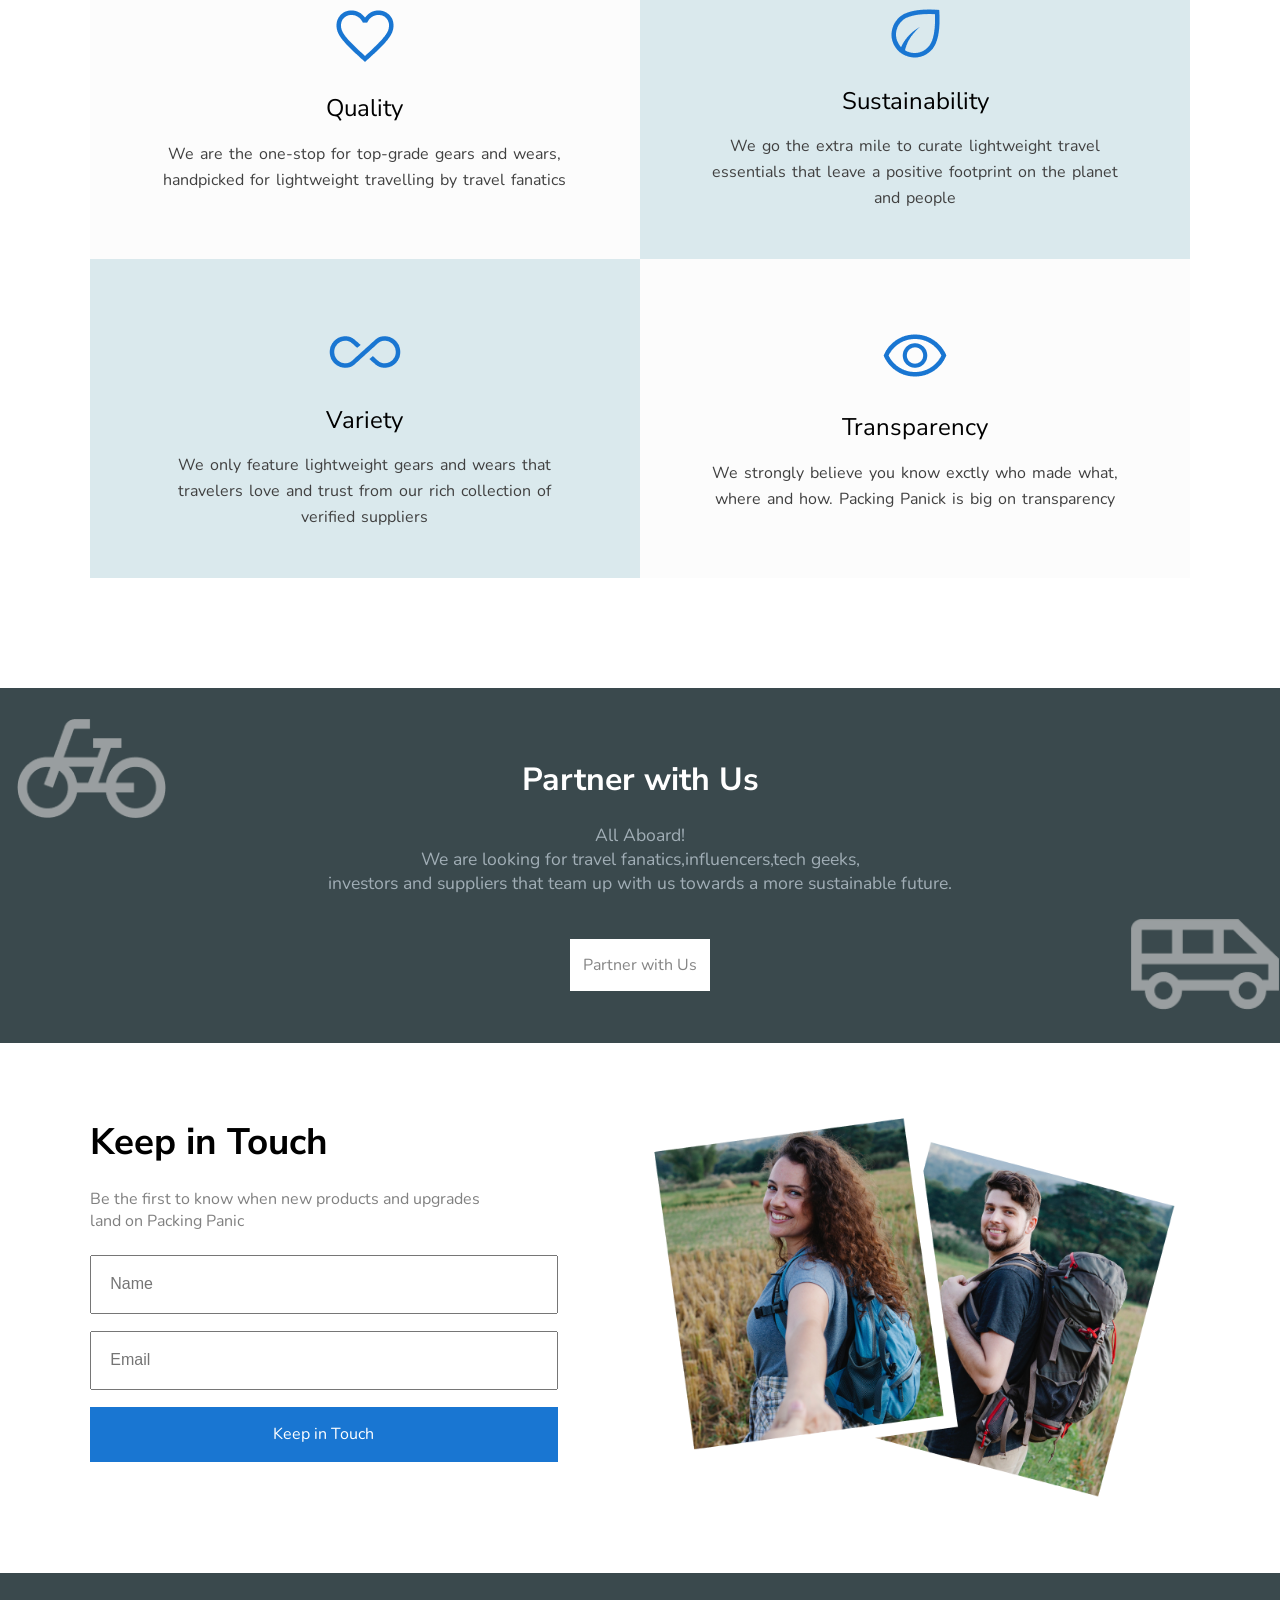
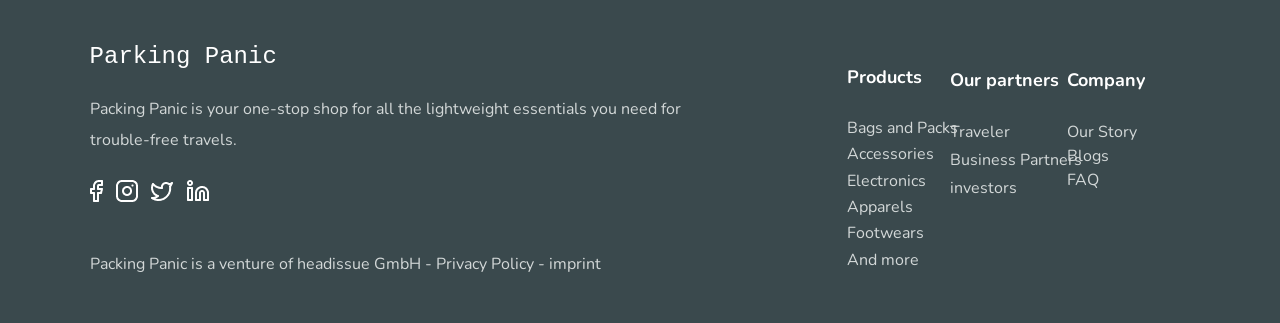
<file: packing-panic/index.html>
<!DOCTYPE html>

<html lang="en">

    <head>

        <meta charset="UTF-8">

        <meta http-equiv="X-UA-Compatible" content="IE=edge">

        <meta name="viewport" content="width=device-width, initial-scale=1.0">

        <title >Packing Panic</title>
        <link rel="icon" type="image/png" href="./images/bag-pack-icon.png">

    </head>

    <body>

      <link rel="stylesheet" href="./packingpanic.css">

      <script src="./packingpanic.js" defer></script>

        <style id="styla">

        </style>

        <style id="mediala" title="mediala">

        </style>

<!--main page--->

        <section id="biggcontainer">

<!--  header-->

            <header id="header-section">

<!---fixed nav container☆ nav (for dextop)--->

                <section id="nav-container">

                    <section id="nav-container☆">

                        <nav id="nav☆">

                            <ul>

                                <li>

                                      <a id="parkingpanic" href="#">

                                        <p>Packing Panic</p>

                                      </a>

                                </li>

                            </ul>

                            <ul id="nav-ul">

                                <li id="producthoverborder" class="lisalista">

                                      <a  href="#" class="problo">Products</a>

                                </li>

                                <li id="partnerhoverborder" class="lisalista">

                                      <a  href="#" class="problo">Our Partners</a>

                                </li>

                                <li class="lisalista">

                                      <a  href="#" class="problo">Blogs</a>

                                </li>

                            </ul>

                        </nav>

          

                        <section id="nav-signupin-container1">

                            <section id="nav-input-container2">

                                <section class="nav-search-container3">

                                    <img src="./images/search.png">

                                </section>

                                <input id="input-search-pro"class="input-search-promd" placeholder="Search Products">

                            </section>

                             <button id="nav-signup-but" class="blue_button">Sign Up</button>              

                             <button class="signin">Sign In</button>

                        </section>

                    </section>

                </section>





<!---nav mobile--->

                <section id="navnownav-container">

                    <section id="navnownav-container☆">

                        <nav id="navnownav☆">

                            <ul id="navnowid22" >

                                <li id="navnowid23">

                                    <a id="navnowparkingpanic" href="#">

                                        Parking Panic

                                    </a>

                                </li>

                            </ul>

                        </nav>

                        <section id="navnownav-signup-but" >

                            <section  class=" navicon">

                                <img src="./images/search.png" >

                            </section>

                            <section id="idnavopener"  class="navicon">

                                <img src="./images/menu.png" >

                            </section>

                        </section>

                    </section>

                </section>



<!--hero section-->  

                <section id="hero-section" >

                    <section id="lightwei-container" >

                        <h1 id="lightweight">Lightweight Essentials for Trouble-free Travels</h1>

                    </section>

                    <section id="stressingout-con">

                        <section id="stressingout" >Tired of packing a million stuffs into a dozen bags for your trip? Packing Panic is the one-stop shop for all your lightweight travel essentials.
                        </section>

                    </section>

                    <section id="start-but-container">

                        <button id="start-shopping"  class="blue_button">Start Shopping</button>

                    </section>

                </section>

            </header>

          

 <!--second section-->           

            <section id="pickyoursec">

                <section id="airplanemodecon1" >

                    <img src="./images/airplanemode_active.png" id="airplanemode1" >

                </section>

                <section id="pickyourdescon"  >

                    <h2 id="pickyourdes"  >Pick your Destnation, We've packed the Essentials</h2>

                    <p id="ourvision"> Our vision is to connect travellers everywhere

                        <br > with the right lightweight travel gears

                        <br >

                    </p>

                </section>

                <section id="airplanemodecon2">

                    <img src="./images/airplanemode_active.png" id="airplanemode2">

                </section>

            </section>

          

<!--third section-->   

            <section id="heresection">

                <h3 id="hereeveryth" >Here, Everything You Need to Travel Light</h3>

            </section>



<!--first grid section-->

            <section id="image_grid3colsec">

                <section id="firstgrid" >

                    <section  class="outer_image_grid3col">

                        <section  class="semi_image_grid3col  " >

                            <section  class="inner_image_grid3col">

                                <label  class="grid_centered_text">

                                    Bags and Packs

                                </label>

                                <img src="./images/bags-and-packs.png"  class="zoomhover ">

                            </section>

                        </section>

                    </section>

                    <section  class="outer_image_grid3col">

                        <section class="semi_image_grid3col  " >

                            <section  class="inner_image_grid3col">

                                <label  class="grid_centered_text">

                                    Travel Wears

                                </label>

                                <img src="./images/travel-wears.png"  class="zoomhover ">

                            </section>

                        </section>

                    </section>

                    <section class="outer_image_grid3col">

                        <section class="semi_image_grid3col  " >

                            <section class="inner_image_grid3col">

                                <label  class="grid_centered_text">

                                    Electronics

                                </label>

                                <img src="./images/electronics.png"  class="zoomhover ">

                            </section>

                        </section>

                    </section>
                    
                    <section  class="outer_image_grid3col">

                        <section class="semi_image_grid3col  " >

                            <section  class="inner_image_grid3col">

                                <label  class="grid_centered_text">Footwears</label>

                                    <img src="./images/sandals.png"  class="zoomhover ">

                            </section>

                        </section>

                    </section>
                    
                    <section   class="outer_image_grid3col">

                        <section   class="semi_image_grid3col  " >

                            <section  class="inner_image_grid3col">

                                <label   class="grid_centered_text">

                                    Umbrellas

                                </label>

                                <img src="./images/travel-umbrella.png"  class="zoomhover ">

                            </section>

                        </section>

                    </section>

                    <section  class="outer_image_grid3col">

                        <section class="semi_image_grid3col  " >

                            <section  class="inner_image_grid3col">

                                <label  class="grid_centered_text">Towels</label>

                                    <img src="./images/towels.png"  class="zoomhover ">

                            </section>

                        </section>

                    </section>

                    <section  class="outer_image_grid3col">

                        <section  class="semi_image_grid3col  " >

                            <section  class="inner_image_grid3col">

                                <label  class="grid_centered_text">

                                    Hygiene Products

                                </label>

                                <img src="./images/hygiene-products.png" class="zoomhover ">

                            </section>

                        </section>

                    </section>

                    <section  class="outer_image_grid3col">

                        <section  class="semi_image_grid3col  " >

                            <section  class="inner_image_grid3col">

                                <label  class="grid_centered_text">

                                    Utensils

                                </label>

                                <img src="./images/utensils.png" class="zoomhover ">

                            </section>

                        </section>

                    </section>

                    <section class="outer_image_grid3col">

                        <section class="semi_image_grid3col  " >

                            <section class="inner_image_grid3col">

                                <label  class="grid_centered_text">

                                    Water Bottles

                                </label>

                                <img src="./images/water-bottles.png"  class="zoomhover ">

                            </section>

                        </section>

                    </section>
                    
                    <section  class="outer_image_grid3col">

                        <section class="semi_image_grid3col  " >

                            <section  class="inner_image_grid3col">

                                <label  class="grid_centered_text">Skin Care Products</label>

                                    <img src="./images/skin-care-products.png"  class="zoomhover ">

                            </section>

                        </section>

                    </section>
                    
                    <section   class="outer_image_grid3col">

                        <section   class="semi_image_grid3col  " >

                            <section  class="inner_image_grid3col">

                                <label   class="grid_centered_text">

                                    Face Masks

                                </label>

                                <img src="./images/face-masks.png"  class="zoomhover ">

                            </section>

                        </section>

                    </section>
                    
                    <section  class="outer_image_grid3col">

                        <section  class="semi_image_grid3col  " >

                            <section  class="inner_image_grid3col">

                                <label  class="grid_centered_text">

                                    Accessories and more...

                                </label>

                                <img src="./images/accessories.png" class="zoomhover ">

                            </section>

                        </section>

                    </section>

                </section>

            </section>

 <!--fifth secttion-->         

            <section id="travelerssec">

                <h2 id="travelerslove">Travelers Love Packing Panic. Here's Why...</h2>

            </section>

<!--second grid section-->       

            <section id="image_grid2colsec">

                <section id="secondgrid" >

                    <section  class="outer_image_grid2col">

                        <section  class="souter_image_grid2col">

                            <section  class="semi_image_grid2col">

                                <section  class="inner_image_grid2col">

                                    <section  class="image_grid2col">

                                        <img src="./images/favorite.png" >

                                    </section>

                                    <label  class="label_grid2col">Quality</label>

                                </section>

                                <section  class="inner_sec_grid2col">

                                    <section  class="sec_grid2col ">We are the one-stop for top-grade gears and wears, handpicked for lightweight travelling by travel fanatics</section>

                                </section>

                            </section>

                        </section>

                    </section>

                    <section  class="outer_image_grid2col">

                        <section  class="souter_image_grid2colb">

                            <section  class="semi_image_grid2col">

                                <section  class="inner_image_grid2col">

                                    <section  class="image_grid2col">

                                        <img src="./images/eco.png" >

                                    </section>

                                    <label class="label_grid2col">Sustainability</label>

                                </section>

                                <section  class="inner_sec_grid2col">

                                    <section  class="sec_grid2col">We go the extra mile to curate lightweight travel essentials that leave a positive footprint on the planet and people</section>

                                </section>

                            </section>

                        </section>

                    </section>

                    <section  class="outer_image_grid2col">

                        <section  class="souter_image_grid2colb">

                            <section  class="semi_image_grid2col">

                                <section  class="inner_image_grid2col">

                                    <section  class="image_grid2col">

                                        <img src="./images/all_inclusive.png" >

                                    </section>

                                    <label class="label_grid2col">Variety</label>

                                </section>

                                <section  class="inner_sec_grid2col">

                                    <section class="sec_grid2col">We only feature lightweight gears and wears that travelers love and trust from our rich collection of verified suppliers</section>

                                </section>

                            </section>

                        </section>

                    </section>

                    <section class="outer_image_grid2col">

                        <section class="souter_image_grid2col">

                            <section class="semi_image_grid2col">

                                <section class="inner_image_grid2col">

                                    <section class="image_grid2col">

                                        <img src="./images/visibility.png" >

                                    </section>

                                    <label class="label_grid2col">Transparency</label>

                                </section>

                                <section  class="inner_sec_grid2col">

                                    <section  class="sec_grid2col">We strongly believe you know exctly who made what, where and how. Packing Panick is big on transparency</section>

                                </section>

                            </section>

                        </section>

                    </section>

                </section>

            </section>

          

<!--seventh section-->     

            <section id="partnerseccon" >

                <section id="partnersecmain">

                    <section id="pedalbikercon" >

                        <img src="./images/pedal_bike.png" id="pedalbiker" >

                    </section>

                    <section  id="gridtemarea">

                        <section id="gridareapartner"  class="relatives">

                            <section class="gridipartnercontclass" >

                                <h2 id="partnerh2">

                                    Partner with Us

                                </h2>

                            </section>

                        </section>

                        <section id="gridareacome"  class="relatives">

                            <section class="gridipartnercontclass">

                                <p id="comeonboard">All Aboard!

                                    <br> We are looking for travel fanatics,influencers,tech geeks,<br>

                                        investors and suppliers that team up with us towards a more sustainable future.

                                </p>

                            </section>

                        </section>

                        <section id="gridareapartbut" class="relatives">

                            <section class="gridipartnercontclass" id="partnerwbutcon">

                                <button id="partnerwbutton">Partner with Us</button>

                            </section>

                        </section>

                    </section>

                    <section id="airshuttlercon" >

                        <img src="./images/airport_shuttle.png" id="airshuttler"  >

                    </section>

                </section>

            </section>

<!--8th section-->

            <section id="keepintouchsec" >

                <section id="thirdgrid" >

                    <section id="gridemptycont">

                        <section id="thirdgridempty" >

                        </section>

                        <section id="keepintouchcon" >

                            <section id="keepintouch" >Keep in Touch</section>

                                <section id="bethefirst">Be the first to know when new products and upgrades land on Packing Panic</section>

                                    <section id="buttonholderhhhid" class="input-similar">

                                        <input  placeholder="Name"  name="Name"   class="inputs">

                                        <input  placeholder="Email" name="Email" class="inputs">

                                            <button class="blue_button" id="keepbutton">Keep in Touch</button>

                                    </section>

                         </section>

                    </section>

                    <section  class="relatives" id="keepintouchrel">

                        <img src="./images/images.png" class="hundredperpicguys">

                    </section>

                </section>

            </section>

 <!--footer-->         

          <footer>

              <section id="footercol" >

                  <section  id="footerleftlist">

                      <section id="packingfooter" >

                        <a id="footer-logo" href="#">

                            Parking Panic

                        </a>

                      </section>

                      <section id="cramamillion"  >

                          Packing Panic is your one-stop shop for all the lightweight essentials you need for trouble-free travels.

                      </section>

                      <section id="footiconconta" >

                          <img src="./images/facebook-logo.png" >

                          <img src="./images/instagram.png" >

                          <img src="./images/twitter-logo.png" >

                          <img src="./images/linkedin.png" >

                      </section>

                      <section id="packingrow" >Packing Panic is a  venture of headissue GmbH - Privacy Policy - imprint</section>

                  </section>

                  <section id="footerrightlist" >

                      <section id="footinnercol" >

                          <section  id="footerr-sec0"class="footerr-sec" >

                              <section  id="footerr-sec1"  class="footer-bi">Products</section>

                              <section  class="footer-sm">Bags and Packs</section>

                              <section  class="footer-sm">Accessories</section>

                              <section  class="footer-sm">Electronics</section>

                              <section  class="footer-sm">Apparels</section>

                              <section  class="footer-sm">Footwears</section>

                              <section  class="footer-sm">And more</section>

                          </section>

                          <section  id="footerr-sec2"  class="footerr-sec"> 

                              <section  class="footer-bi">Our partners</section>

                              <section  class="footer-sm">Traveler</section>

                              <section  class="footer-sm">Business Partners</section>

                              <section  class="footer-sm">investors</section>

                          </section>

                          <section  id="footerr-sec3" class="footerr-sec ">

                              <section  class="footer-bi">Company</section>

                              <section  class="footer-sm">Our Story</section>

                              <section  class="footer-sm">Blogs</section>

                              <section  class="footer-sm">FAQ</section>

                          </section>

                          <section>

                              <section id="packingcol" >Packing Panic is a  venture of headissue GmbH - Privacy Policy - imprint</section>

                          </section>

                      </section>

                  </section>

              </section>

          </footer>

      </section>

          

 <!---navmenue section-->         

      <section id="navmenue">

          <nav id="navmobile">

              <ul id="ulinnavmob">

                  <li >

                      <a id="packingmobnav" href="#" >Packing Panic</a><!---packing logo--->

                  </li>

                  <a id="navcloser" href="#"  class="navicon">

                      <img src="./images/close.png" >

                  </a>

              </ul>

              <ul id="navmenulistcon"  >

                  <section id="navmenulistconinner"  >

                      <section class="nav-search-container3" >

                          <img src="./images/search.png" >

                      </section>

                      <input id="input-search-promobi" class="input-search-promd" placeholder="Search Products">

                  </section>

                  <section id="mobilistsection">

                      <li >

                          <details >

                              <summary id="products" class="sumaryguys">Products

                                    <img src="./images/expand_more-(1).png" id="expand_more1a">

                                    <img src="./images/expand_more.png" id="expand_morea">

                                    </summary>

                                    <ul id="ulsu2"  class="ulinsummary">  

                                        <li class="listguys">Bags and packs</li>

                                        <li class="listguys">Accessories</li>

                                        <li class="listguys">Electronics</li>

                                        <li class="listguys">Apparels</li>

                                        <li class="listguys">Footwears</li>

                                        <li class="listguys">And more</li>

                                    </ul>

                          </details>

                      </li>

                      <li class="listmargin" >

                          <details >

                              <summary id="ourpartners" class="sumaryguys">Our Partners

                                  <img src="./images/expand_more-(1).png" id="expand_more1b">

                                  <img src="./images/expand_more.png">

                              </summary>

                              <ul class="ulinsummary" id="ulsu1">

                                  <li class="listguys">Travelers</li>

                                  <li class="listguys">Business Partners</li>

                                  <li class="listguys">Investors</li>

                              </ul>

                          </details>

                      </li>

                      <li class="listmargin" >

                          <p  class="sumaryguys">Blogs</p>

                      </li>

                      <section id="mobilesigncont">

                          <button id="bluesolo" class=" blue_button">Sign Up</button>

                          <button class="signin" >Sign In </button>

                      </section>

                  </section>

              </ul>

          </nav>

      </section>

  

<!--desktop hover menus-->

<!--product hover--->    

      <section id="darkproduct" class="blackhoverapad">

          <section class="blackhovera">

              <section class="hoverblackchild  ">Bags and Packs</section>

              <section class="hoverblackchild  ">Accessories</section>

              <section class="hoverblackchild ">Electronics</section>

              <section class="hoverblackchild  ">Apparels</section>

              <section class="hoverblackchild  ">Footwears</section>

              <section class="hoverblackchild  ">And more</section>

          </section>

      </section>

<!---partner hover--->

      <section id="darkpartner"  class="blackhoverapad">

          <section class="blackhovera">

              <section class="hoverblackchild  ">Travelers</section>

              <section class="hoverblackchild  ">Business Partners</section>

              <section class="hoverblackchild  ">Investors</section>

          </section>

      </section>

  </body>

</html>
</file>
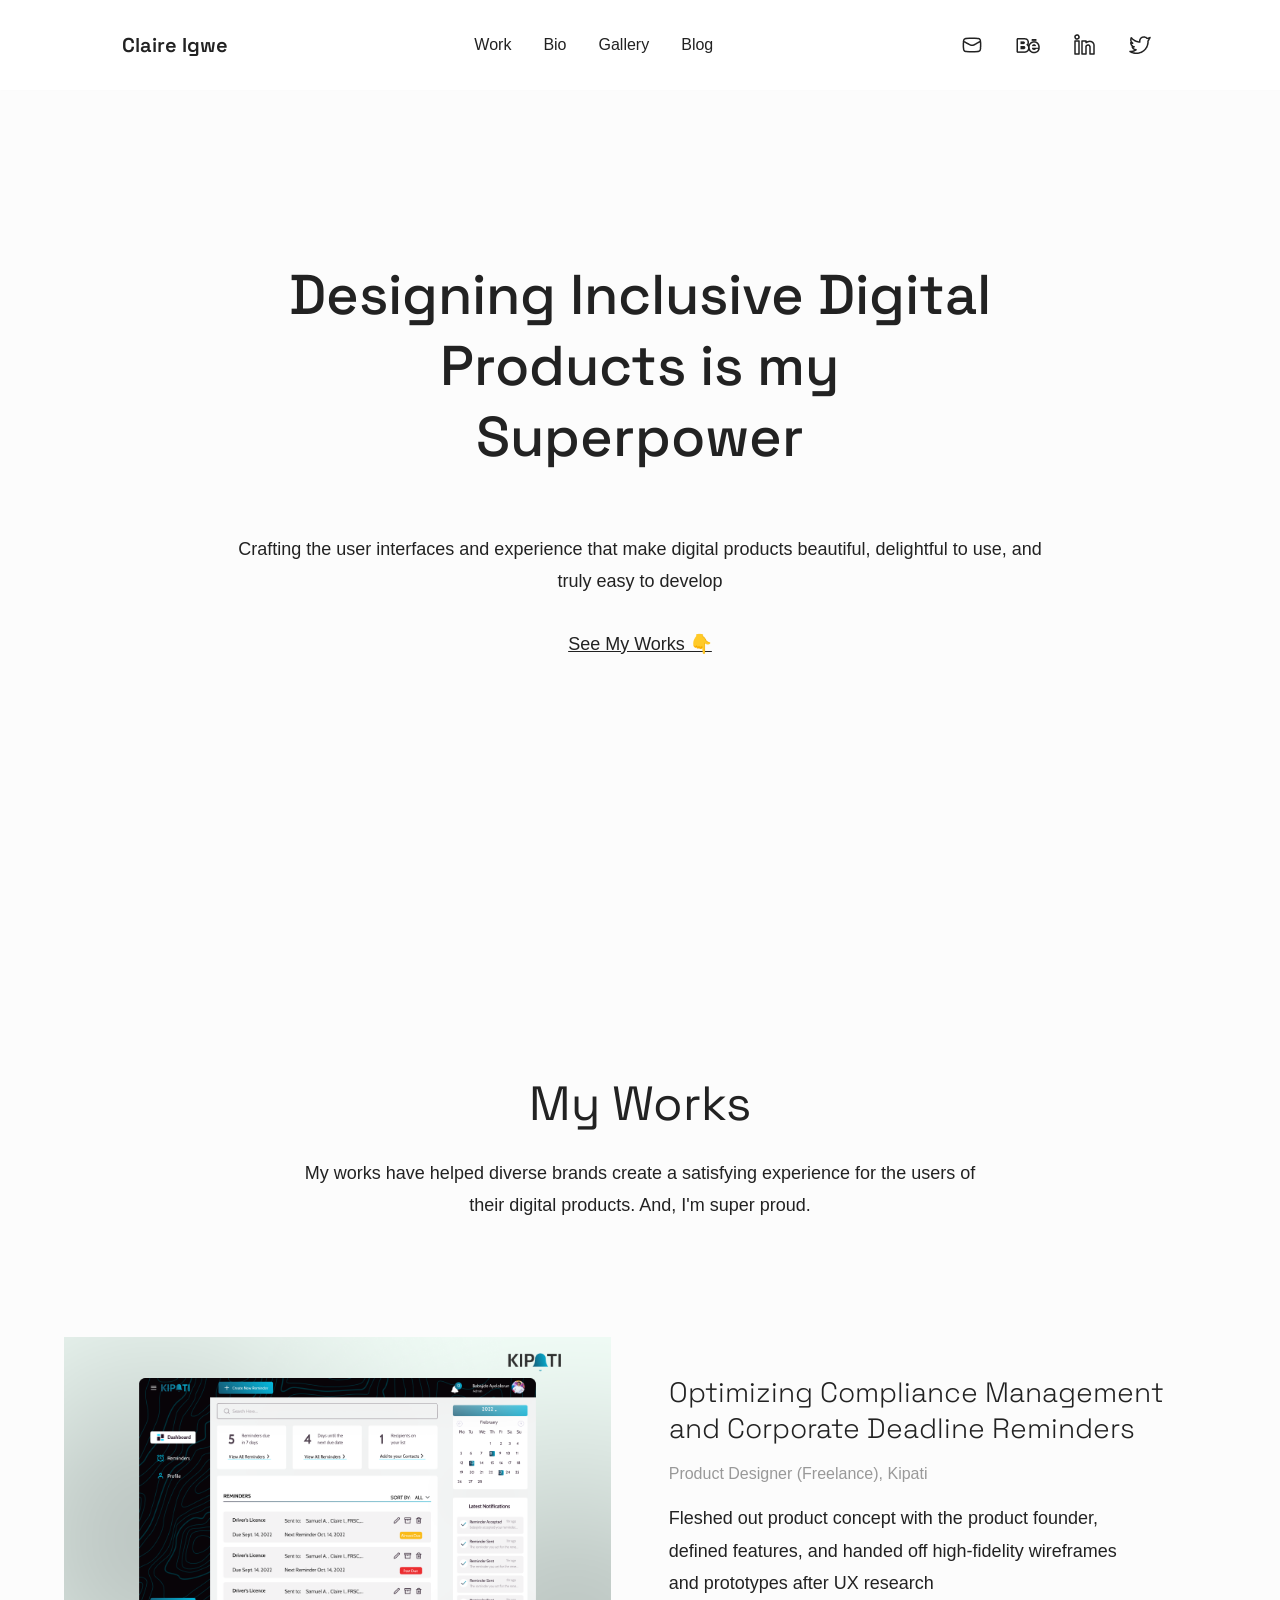
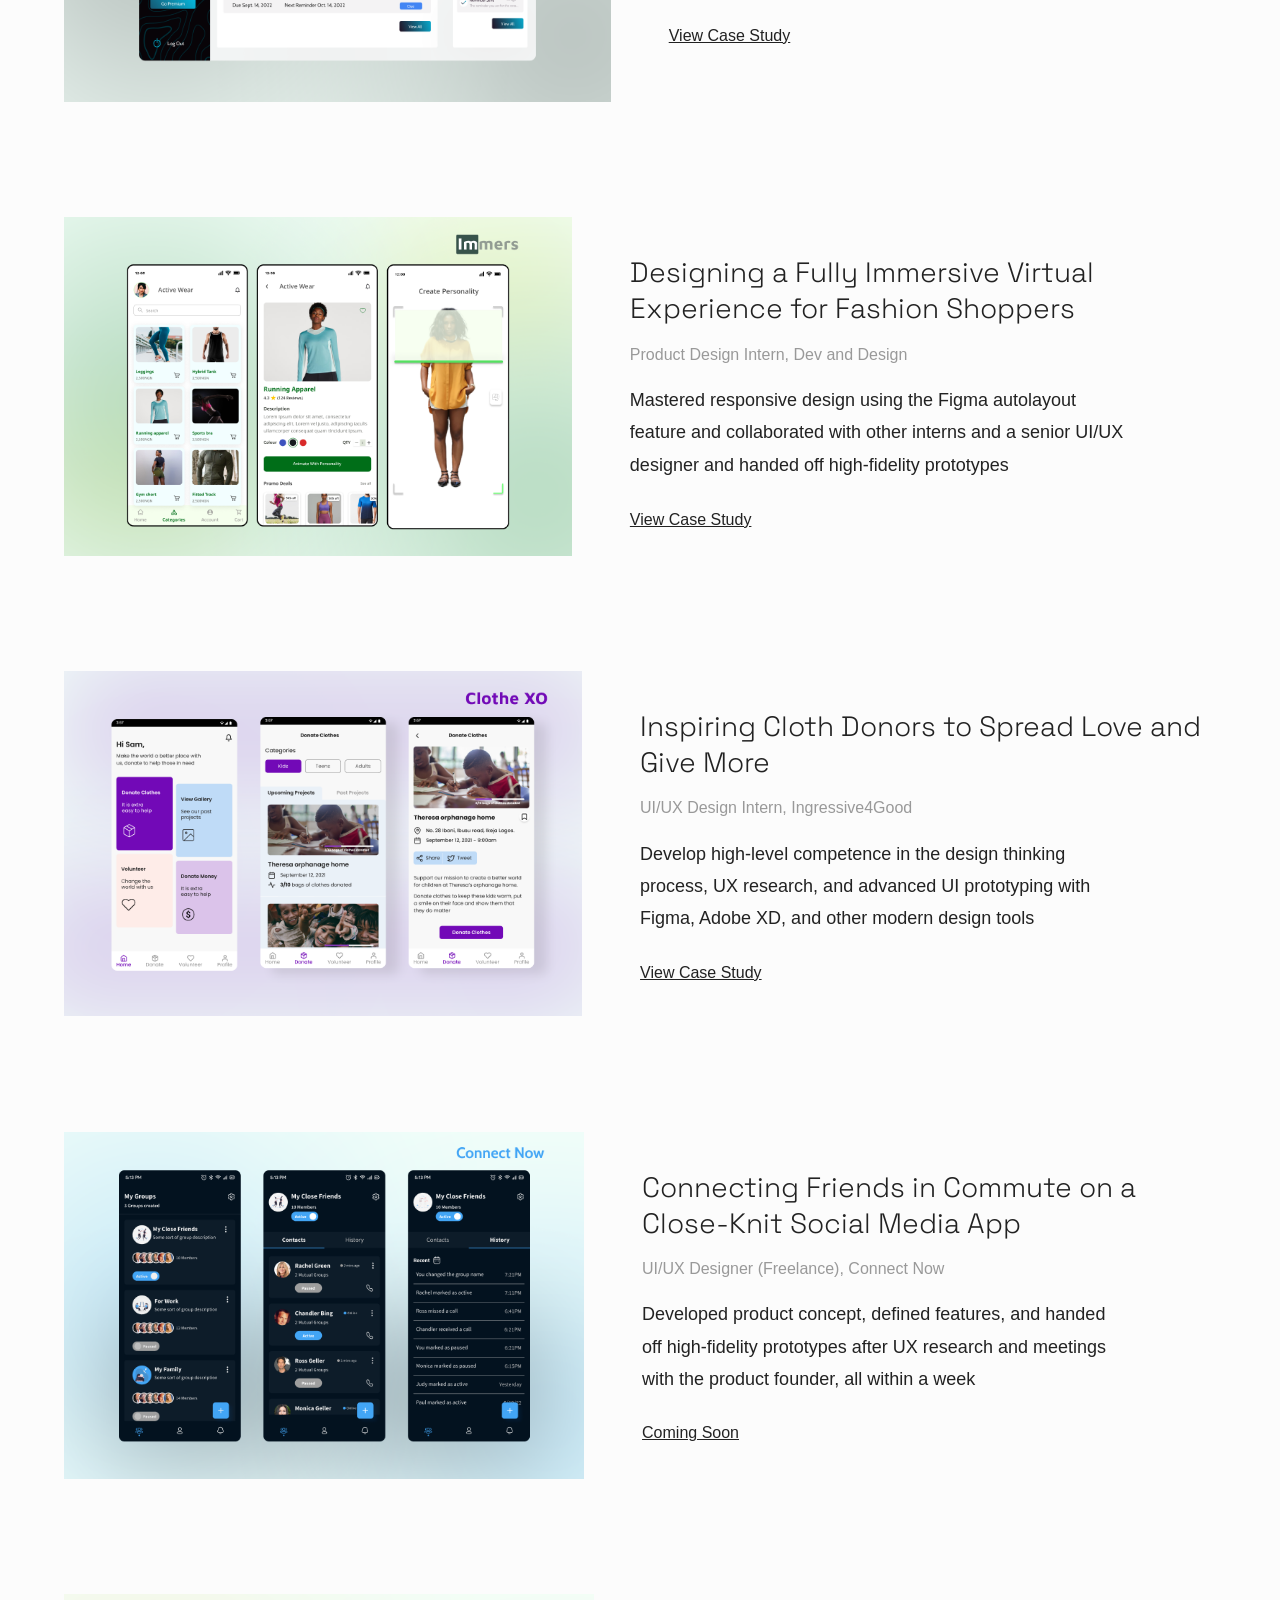
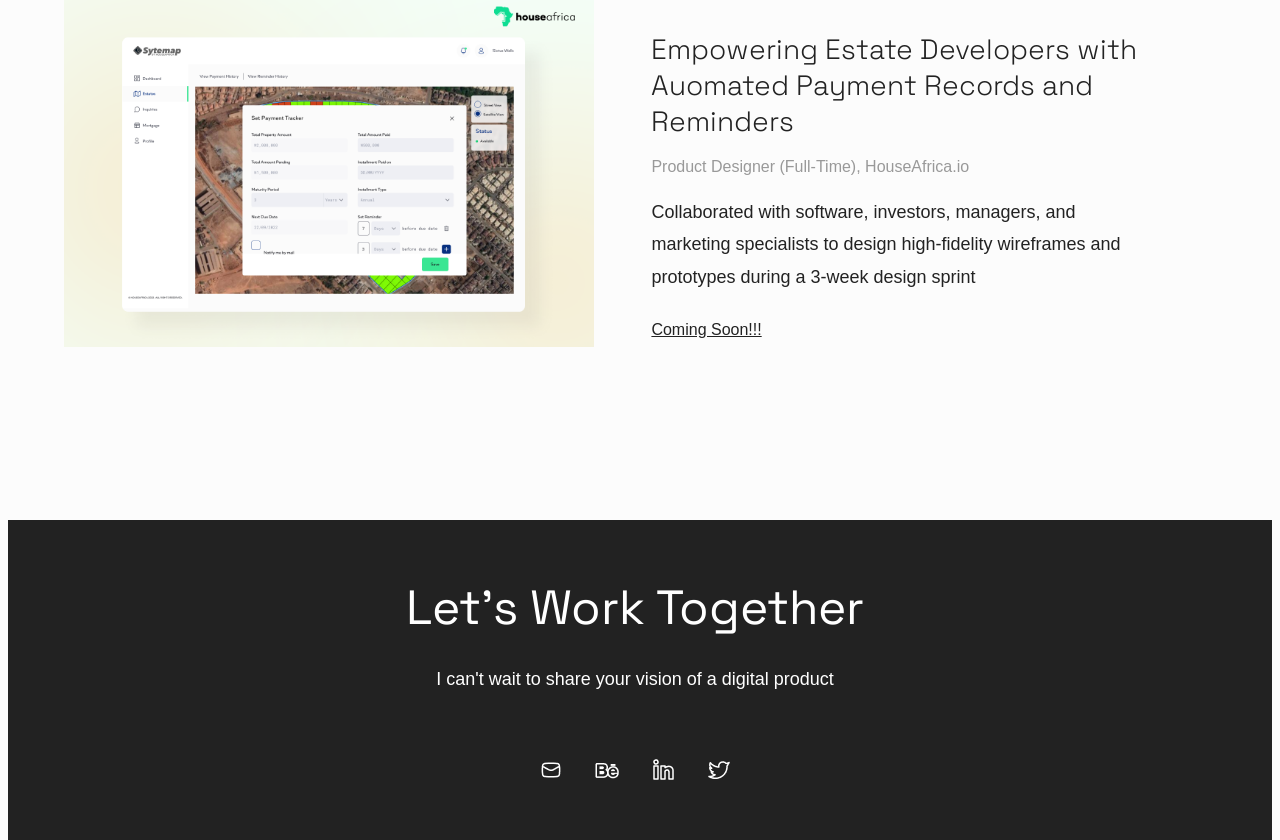
<file: portfolio/index.html>
<!DOCTYPE html>
<html lang="en-US">
    <head>
        <meta charset="UTF-8">
        <meta name='viewport' content='width=device-width, initial-scale=1.0, maximum-scale=1.0' />
        <title>Claire Igwe</title>
        <style>
            
            @import url('https://fonts.googleapis.com/css?family=Space+Grotesk&display=swap');
            

            body{
                box-sizing: border-box;
                width: 90%;
                padding: 0%;
                margin: 0% 0% 0% 5%;
                display: flex;
                flex-direction: column;
                align-items: center;
                background-color: #fcfcfc; 
            }
            
            header{
                box-sizing: border-box;
                width: 90vw;
                height: 100vh;
                margin: 0%;
                padding: 0%;
                display: flex;
                flex-direction: column;
                align-items: center;
            }

            nav{
                box-sizing:border-box;
                height: 10%;
                width: 100vw;
                position: fixed;
                left: 0px;
                margin: 0%;
                padding: 0% 10% 0% 9.5%;
                display: flex;
                justify-content: space-between;
                align-items: center;
                background-color: white;
                z-index: 4;
                box-shadow: 1px 1px #fbfbfb;
            }

            #logo{
                box-sizing: border-box;
                font-family: 'Space Grotesk', 'Franklin Gothic Medium', 'Arial Narrow', Arial, sans-serif;
                font-size: 20px;
                font-weight: 600;
                text-align: center;
                z-index: 50;
            }

            #logo:hover{
                color: #444444;
                cursor: pointer;
            }

            #logo a{
                text-decoration: none;
                color: #222222;
            }

            #link_item{
                box-sizing: border-box;
                width: auto;
                height: 40px;
                font-family:'Segoe UI', Tahoma, Geneva, Verdana, sans-serif;
                font-size: 16px;
                display: flex;
                gap: 32px;
                justify-content: flex-start;
                text-align: center;
                align-items: center;   
                padding: 0%;
                margin: 0%;
            }
            
            #social_item{
                box-sizing: border-box;
                width: auto;
                height: auto;
                display: flex;
                gap: 32px;
                align-items:center;
                padding: 0%;
                margin: 0%;
            }

            #hamburger{
                display: none;
                align-self: center;
            }

            #dropdown_items{
                display: none;
            }
           
            .social_links{
                display:flex;
                padding: 0%;
                margin: 0%;
                transition: transform 0.3s;
                text-align: center;
                align-items:center;
            }

            .nav_links{
                padding-bottom: 8px;
                padding-top: 8px;
                text-decoration: none;
                color: #222222;

            }
            
            .social_links:hover{
                transform: scale(1.2);
            }

            .nav_links:hover{
                border-bottom: 1px solid #444444;
                color: #444444;
                cursor: pointer;
            }

            #hero{
                box-sizing: border-box;
                width: 90%;
                height: 90%;
                display: flex;
                flex-direction: column;
                align-items: center;
                justify-content: center;
                padding: 0%;
                margin: 0%;
            }
                
            #hero_text{
                box-sizing: border-box;
                width: 100%;
                height: 100%;
                display: flex;
                flex-direction: column;
                justify-content: center;
                align-items: center;
                text-align: center;
                margin: 0%;
                gap: 5%;
                padding: 10% 0% 0% 0%;
            }
            
            h1{              
                font-family: 'Space Grotesk', 'Franklin Gothic Medium', 'Arial Narrow', Arial, sans-serif;
                font-size: 56px;
                font-weight: 500;
                color: #222222;
                padding: 0% 15% 2.5% 15%;
                margin: 0%;
            }                   

            h2{
                font-family: 'Space Grotesk', 'Franklin Gothic Medium', 'Arial Narrow', Arial, sans-serif;
                font-size:48px;
                font-weight: 400;
                color: #222222;
                padding: 0% 0% 2% 0%;
                margin: 0%;
                display: flex;
                flex-direction: column;
                align-self: center;
                text-align: center;
            }
            
            h4{
                box-sizing:border-box;
                max-width: 720px;
                font-family: 'Space Grotesk','Franklin Gothic Medium', 'Arial Narrow', Arial, sans-serif;
                font-size: 28px;
                font-weight: 300;
                color: #222222;
                padding: 0%;
                margin-bottom: 2.5%;
            }

            p{
                font-family:'Segoe UI', Tahoma, Geneva, Verdana, sans-serif;
                font-size: 18px;
                font-weight: 400;
                color: #222222;
                padding: 0%;
                margin: 0%;
                line-height: 1.8;
            }

            .paragraph_limits{
                padding: 0% 20% 5% 20%;
                text-align: center;
            }

            .paragraph_limits2{
                padding: 0% 10%;
                text-align: center;
            }

            #text_button{
                box-sizing: border-box;
                width: fit-content;
                font-family: 'Segoe UI', Tahoma, Geneva, Verdana, sans-serif;
                font-size: 18px;
                font-weight: 500;
                color: #222222;
                padding: 0%;
                margin: 0%;
            }

            #text_button:hover{
                color: #444444;
            }

            #projects{
                box-sizing: border-box;
                width: 90vw;
                height: auto;
                display: flex;
                flex-direction: column;
                justify-content: space-between;
                align-items:center;
                text-align: center;
                margin: 0%;
                padding: 15% 0% 0% 0%;
            }
            
            .project{
                box-sizing: border-box;
                width:100%;
                height: fit-content;
                display: flex;
                justify-content: center;
                align-items: top;
                margin: 5% 0% 5% 0%;
                padding: 0%;
            }

            #no_bottom{
                margin-bottom: 0%;
                padding-bottom: 0%;
            }

            .mockup{
                box-sizing: border-box;
                width: 100%;
                display: flex;
                transition: transform 0.3s;
                background-image: url(../Images/houseafrica.png);
                background-repeat: no-repeat;
                background-size: contain;
                aspect-ratio: 1.5;
                object-position: center;
                margin: 0%;
                padding: 0%;
            }
            

            .mockup:hover{
                transform: scale(1.02);
            }

            .project_card{
                max-width: 720px;
                height: auto;
                display: flex;
                flex-wrap: wrap;
                flex-direction: column;
                justify-content: flex-start;
                text-align: left;
                padding: 0% 0% 0% 5%;                   
            }

            .mockup2{
                box-sizing: border-box;
                width: 100%;
                display: flex;
                transition: transform 0.3s;
                background-image: url(../Images/connect_now.png);
                background-repeat: no-repeat;
                background-size: contain;
                aspect-ratio: 1.5;
                object-position: center;
                margin: 0%;
                padding: 0%;
            }
            

            .mockup2:hover{
                transform: scale(1.02);
            }

            .mockup3{
                box-sizing: border-box;
                width: 100%;
                display: flex;
                transition: transform 0.3s;
                background-image: url(../Images/kipati.png);
                background-repeat: no-repeat;
                background-size: contain;
                aspect-ratio: 1.5;
                object-position: center;
                margin: 0%;
                padding: 0%;
            }
            

            .mockup3:hover{
                transform: scale(1.02);
            }

            .mockup4{
                box-sizing: border-box;
                width: 100%;
                display: flex;
                transition: transform 0.3s;
                background-image: url(../Images/immers.png);
                background-repeat: no-repeat;
                background-size: contain;
                aspect-ratio: 1.5;
                object-position: center;
                margin: 0%;
                padding: 0%;
            }
            

            .mockup4:hover{
                transform: scale(1.02);
            }

            .mockup5{
                box-sizing: border-box;
                width: 100%;
                display: flex;
                transition: transform 0.3s;
                background-image: url(../Images/clothe_xo.png);
                background-repeat: no-repeat;
                background-size: contain;
                aspect-ratio: 1.5;
                object-position: center;
                margin: 0%;
                padding: 0%;
            }
            

            .mockup5:hover{
                transform: scale(1.02);
            }
            

            .paragraph_limits3{
                    box-sizing: border-box;
                    min-width: 70%;
                    max-width: 85%;
                }

            .label_text{
                color: #999999;
                font-size: medium;
                margin-bottom: 2.5%;
            }

            .text_button2{
                box-sizing: border-box;
                width: fit-content;
                font-family:'Segoe UI', Tahoma, Geneva, Verdana, sans-serif;
                font-size: 16px;
                font-weight: 500;
                color: #222222;
                padding: 0%;
                margin-top: 5%;
            }

            footer{
                background-color: #222222;
                width: 98vw;
                height: auto;
                display: flex;
                flex-direction: column;
                justify-content: center;
                padding: 5% 0% 5% 0%;
                align-items: center;
                margin-top: 10%;
                border-right: #222222 solid 10px;
                text-align: center;
            }
            
            footer h2{
                color: white;
            }

            footer p{
                color: white;
            }

            #footer_social_item{
                box-sizing: border-box;
                width: auto;
                height: auto;
                display: flex;
                gap: 32px;
                align-items:center;
                margin-top: 5%;
            }

            @media screen and (max-width:1200px) and (min-width:900px){
                .mockup{
                    box-sizing: border-box;
                    width: 150%;
                }

                .mockup2{
                    box-sizing: border-box;
                    width: 150%;
                }

                .mockup3{
                    box-sizing: border-box;
                    width: 150%;
                }

                .mockup4{
                    box-sizing: border-box;
                    width: 150%;
                }

                .mockup5{
                    box-sizing: border-box;
                    width: 150%;
                }

                #hamburger{
                    display: none;
                }
                
                #dropdown_items{
                    display: none;
                }
            }

            

            @media screen and (max-width:900px)
            {
                body{
                box-sizing: border-box;
                width: 100%;
                display: flex;
                flex-direction: column;
                align-items: stretch;
                padding: 0%;
                margin: 0%;
                background-color: #fcfcfc;
                }

                header{
                box-sizing: border-box;
                width: 100%;
                height: fit-content;
                display: flex;
                flex-direction: column;
                align-items: center;
                margin: 0% 0% 20% 0%;
                padding: 0%;
                }
            
                #hero{
                box-sizing: border-box;
                width: 100%;
                height: fit-content;
                padding: 0%;
                margin: 0%;
                display: flex;
                flex-direction: column;
                align-items: center;
                }
                
                #hero_text{
                box-sizing: border-box;
                width: 100%;
                height: fit-content;
                display: flex;
                flex-direction: column;
                justify-content: flex-start;
                align-items: center;
                text-align: center;
                margin: 20% 2.5% 0% 2.5%;
                padding: 5% 0% 5% 0%;
                }

                #hero_text p{
                padding: 0% 10% 5% 10%;
                }

                nav{
                width: 100%;
                padding: 0% 7.5%;
                box-shadow: 1px 1px #f5f5f5;
                background-color: #fbfbfb;
                }
                
                h1{
                padding: 0% 5% 7.5% 5%;
                }

                #social_item, #link_item{
                display: none;
                }
            
                #hamburger{
                display: flex;
                align-self: center;
               }


               #dropdown_items{
                box-sizing: border-box;
                width: 200px;
                height: 100vh;
                display: none;
                flex-direction: column;
                position: fixed;
                top: 0%;
                right: 5%;
                align-items: right;
                padding: 2% 2.5% 0.5% 3%;
                background-color: #eeeeee;
            }

                #dropdown_items a p{
                font-family:'Segoe UI', Tahoma, Geneva, Verdana, sans-serif;
                font-size: 16px;
                font-weight: 600;
                color: #222222;
                }



                .nav_links2{
                    box-sizing: border-box;
                    display: flex;
                    height: 44px;
                    text-align: left;
                    justify-content: flex-start;
                    align-items: center;
                    padding: 0%;
                    margin: 0%;
                    background-color: #eeeeee;
                    text-decoration: none;
                }

                .social_links2{
                    box-sizing: border-box;
                    display: flex;
                    flex-direction: row-reverse;
                    height: 44px;
                    text-align: left;
                    align-items: center;
                    padding: 0%;
                    margin: 0%;
                    justify-content: flex-end;
                    gap: 10%;
                    text-decoration: none;
                }

                .nav_links2:hover{
                    background-color: #999999;
                }

                .social_links2:hover{
                    background-color: #999999;
                }

                #cancel_icon{
                display: flex;
                justify-content: flex-end;
                box-sizing: border-box;
                text-decoration: none;
                padding: 5% 0% 5% 0%;
                }

            #logo_new{
                display: none;
            }

                .paragraph_limits{
                padding: 0% 20%;
                margin-bottom: 5%;
                text-align: center;
                align-self: center;
                }

                .paragraph_limits2{
                padding: 0% 15%;
                margin-bottom: 5%;
                text-align: center;
                align-self: center;
                }

                .paragraph_limits3{
                    box-sizing: border-box;
                    width: 85%;
                }

                #projects{
                box-sizing: border-box;
                width: 90vw;
                height: auto;
                display: flex;
                flex-direction: column;
                justify-content: space-between;
                align-items:center;
                text-align: center;
                margin: 0%;
                padding: 10% 0% 0% 0%;
                align-self: center;
            }
                
                .project{
                box-sizing: border-box;
                width:100%;
                height: auto;
                display: flex;
                flex-direction: column;
                justify-content: center;
                align-items: center;
                margin: 7.5% 0% 7.5% 0%;
                padding: 0%;
            }


            .project_card{
                padding: 0%;
                margin: 0% 7.5% 0% 7.5%;                  
            }
            
            .label_text{
                margin-bottom: 5%;
            }

            #text_button{
                box-sizing: border-box;
                width: fit-content;
            }
            
            .text_button2{
                box-sizing: border-box;
                width: fit-content;
                font-family:'Segoe UI', Tahoma, Geneva, Verdana, sans-serif;
                font-size: 16px;
                font-weight: 500;
                color: #222222;
                padding: 0%;
                margin-top: 2.5%;
            }

            h4{
                font-family: 'Space Grotesk','Franklin Gothic Medium', 'Arial Narrow', Arial, sans-serif;
                font-size: 28px;
                font-weight: 300;
                color: #222222;
                padding: 0%;
                margin-bottom: 2.5%;
            }

            p{
                font-family:'Segoe UI', Tahoma, Geneva, Verdana, sans-serif;
                font-size: 18px;
                font-weight: 400;
                color: #222222;
                padding: 0%;
                margin: 0%;
                line-height: 1.8;
            }
   

            .mockup:hover{
                transform: scale(1.02);
            }

            }

            @media screen and (max-width:660px){
                h1{
                font-family: 'Space Grotesk', 'Franklin Gothic Medium', 'Arial Narrow', Arial, sans-serif;
                font-size: 48px;
                font-weight: 600;
                padding: 0% 5% 7.5% 5%;
                }

                .paragraph_limits3{
                    box-sizing: border-box;
                    width: 100%;
                }

            .paragraph_limits{
                padding: 0% 10%;
                text-align: center;
            }

            .paragraph_limits2{
                padding: 0% 10%;
                text-align: center;
            }

                h2{
                font-family: 'Space Grotesk', 'Franklin Gothic Medium', 'Arial Narrow', Arial, sans-serif;
                font-size:32px;
                font-weight: 400;
                color: #222222;
            }

            .project{
                    padding-bottom: 7.5%;
                }

            #projects{
                    padding-top: 20%;
                }

            #dropdown_items{
                box-sizing: border-box;
                width: 160px;
                display: none;
                flex-direction: column;
                position: fixed;
                top: 0%;
                right: 5%;
                align-items: right;
                padding: 3% 2.5% 0.5% 5%;
                background-color: #eeeeee;
            }

                #dropdown_items a p{
                font-family:'Segoe UI', Tahoma, Geneva, Verdana, sans-serif;
                font-size: 16px;
                font-weight: 600;
                color: #222222;
                }



                .nav_links2{
                    box-sizing: border-box;
                    display: flex;
                    height: 44px;
                    text-align: left;
                    justify-content: flex-start;
                    align-items: center;
                    padding: 0%;
                    margin: 0%;
                    background-color: #eeeeee;
                    text-decoration: none;
                }

                .social_links2{
                    box-sizing: border-box;
                    display: flex;
                    flex-direction: row-reverse;
                    height: 44px;
                    text-align: left;
                    align-items: center;
                    padding: 0%;
                    margin: 0%;
                    justify-content: flex-end;
                    gap: 10%;
                    text-decoration: none;
                }

                .nav_links2:hover{
                    background-color: #999999;
                }

                .social_links2:hover{
                    background-color: #999999;
                }

                #cancel_icon{
                display: flex;
                justify-content: flex-end;
                box-sizing: border-box;
                padding: 7.5% 0;

            }
                #logo_new{
                box-sizing: border-box;
                display: none;
                }

                footer p{
                padding: 0% 10%;
            }

            }

            @media screen and (max-width:396px){
                #dropdown_items{
                box-sizing: border-box;
                width: 100%;
                display: none;
                flex-direction: column;
                position: fixed;
                top: 0%;
                right: 0%;
                align-self: center;
                align-items: right;
                margin-left: 5%;
                background-color: #eeeeee;
                padding: 5% 7.5% 5% 7.5%;
            }

                #dropdown_items a p{
                font-family:'Segoe UI', Tahoma, Geneva, Verdana, sans-serif;
                font-size: 16px;
                font-weight: 500;
                color: #222222;
                }

                .nav_links2{
                    box-sizing: border-box;
                    display: flex;
                    text-decoration: none;
                }

                .social_links2{
                    box-sizing: border-box;
                    display: flex;
                }

                .nav_links2:hover{
                    background-color: #999999;
                }

                .social_links2:hover{
                    background-color: #999999;
                }

                #cancel_icon{
                display: flex;
                justify-content: space-between;
                align-items: center;
                align-self: flex-end;
                box-sizing: border-box;
                background-color: #eeeeee;
                padding: 5% 0%;
            }


                #logo_new{
                box-sizing: border-box;
                display: none;
                }


            h1{
                font-family: 'Space Grotesk', 'Franklin Gothic Medium', 'Arial Narrow', Arial, sans-serif;
                font-size: 40px;
                font-weight: 500;
                padding: 0% 5% 7.5% 5%;
                }

                #projects{
                    padding-top: 19%;
                }

                .project{
                    padding-bottom: 10%;
                }
                
                .paragraph_limits3{
                    box-sizing: border-box;
                    width: 100%;
                }

                h2{
                font-family: 'Space Grotesk', 'Franklin Gothic Medium', 'Arial Narrow', Arial, sans-serif;
                font-size:28px;
                font-weight: 400;
                color: #222222;
                }

                .paragraph_limits{
                padding: 0% 1.25%;
                margin-bottom: 5%;
                text-align: center;
                align-self: center;
                }

                .paragraph_limits2{
                box-sizing: border-box;
                width: 100%;
                padding: 0% 1.25%;
                margin-bottom: 5%;
                text-align: center;
                align-self: center;
                }

                .paragraph_limits3{
                box-sizing: border-box;
                width: 200%;
                padding: 0% 0.5% 0% 0%;
                }

                #hero_text{
                box-sizing: border-box;
                width: 100%;
                height: fit-content;
                margin: 35% 2.5% 0% 2.5%;
                padding: 0%;
                }

                .project_card{
                width: 100%;
                padding: 0%;
                margin: 0% 0.5% 0% 1.25%;                  
                }

                #text_button{
                    box-sizing: border-box;
                    width: fit-content;
                }

                footer{
                    margin-top: 5%;
                }
            }

        </style>
            
        <script>
            function g(){cancel_icon.parentElement.style.display=""
            hamburger.style.display=""}
            
            function f(){cancel_icon.parentElement.style.display="flex"
            hamburger.style.display="none"}

        </script>


    </head>
    <body>
        <header>
            <nav>
                    <section id="logo"><a href="https://samuelakigbogun.github.io/portfolio">Claire Igwe</a></section>
                    
                    <section id="link_item">
                        <a href="https://samuelakigbogun.github.io/portfolio" class="nav_links">Work</a>
                        <a href="#" class="nav_links">Bio</a>
                        <a href="https://www.behance.net/claireigwe2" class="nav_links">Gallery</a>
                        <a href="#" class="nav_links">Blog</a>
                    </section>
            
                    <section id="social_item">
                        <a href="mailto:contact@claireigwe.com" class="social_links"><img src="../Images/mail.png" alt="Email Icon"></a>
                        <a href="https://www.behance.net/claireigwe2" class="social_links"><img src="../Images/behance.png" alt="Behance Icon"></a>
                        <a href="https://www.linkedin.com/in/claire-igwe" class="social_links"><img src="../Images/linkedin.png" alt="LinkedIn Icon"></a>
                        <a href="https://www.twitter.com/claire_uxdesign" class="social_links"><img src="../Images/twitter.png" alt="Twitter Icon"></a>
                    </section>

                    <section id="hamburger" onclick="f()">
                        <a href="#" class="social_links"><img src="../Images/hamburger.png" alt="Icon"></a>
                    </section>
                    
                    <section id="dropdown_items">
                        <a href="https://samuelakigbogun.github.io/portfolio" id="cancel_icon" onclick="g()"><p id="logo_new">Claire Igwe</p><img src="../Images/close_icon.png" alt="Icon"></a>
                        <p class="label_text">Go To</p>
                        <a href="https://samuelakigbogun.github.io/portfolio" class="nav_links2"><p>Work</p></a>
                        <a href="#" class="nav_links2"><p>Bio</p></a>
                        <a href="https://www.behance.net/claireigwe2" class="nav_links2"><p>Gallery</p></a>
                        <a href="#" class="nav_links">Blog</a>
                        <hr><hr>
                        <p class="label_text">Reach Out</p>
                        <a href="mailto:contact@claireigwe.com" class="social_links2"><p>Email</p><img src="../Images/mail.png" alt="Email Icon"></a>
                        <a href="https://www.behance.net/claireigwe2" class="social_links2"><p>Behance</p><img src="../Images/behance.png" alt="Behance Icon"></a>
                        <a href="https://www.linkedin.com/in/claire-igwe" class="social_links2"><p>LinkedIn</p><img src="../Images/linkedin.png" alt="LinkedIn Icon"></a>
                        <a href="https://www.twitter.com/claire_uxdesign" class="social_links2"><p>Twitter</p><img src="../Images/twitter.png" alt="Twitter Icon"></a>
                    </section>
                
            </nav>
        
            <section id="hero">
                <section id="hero_text">
                    <h1>Designing Inclusive Digital Products is my Superpower</h1>
                    <p class="paragraph_limits2">Crafting the user interfaces and experience that make digital products beautiful, delightful to use, and truly easy to develop</p>
                   <a id="text_button" href="#projects">See My Works 👇</a>
                </section>
                
    
            </section>
        </header>
        
        <section id="projects">
            <h2>My Works</h2>
            
            <p class="paragraph_limits">My works have helped diverse brands create a satisfying experience for the users of their digital products. And, I'm super proud.</p>
                
            
            <section class="project">
                <section class="mockup3"><a href="https://samuelakigbogun.github.io/kipati/"></a></section>
                
                <section class="project_card">
                    <h4>Optimizing Compliance Management and Corporate Deadline Reminders</h4>
                    <p class="label_text">Product Designer (Freelance), Kipati</p>
                    <p class="paragraph_limits3">Fleshed out product concept with the product founder, defined features, and handed off high-fidelity wireframes and prototypes after UX research</p>
                    <a class="text_button2" href="https://samuelakigbogun.github.io/kipati/">View Case Study</a>                                       
                </section>                          
            </section>
            
            <section class="project">        
                <section class="mockup4"><a href="https://samuelakigbogun.github.io/immers/"></a></section>
                
                <section class="project_card">
                    <h4>Designing a Fully Immersive Virtual Experience for Fashion Shoppers</h4>
                    <p class="label_text">Product Design Intern, Dev and Design</p>
                    <p class="paragraph_limits3">Mastered responsive design using the Figma autolayout feature and collaborated with other interns and a senior UI/UX designer and handed off high-fidelity prototypes</p> 
                    <a class="text_button2" href="https://samuelakigbogun.github.io/immers/">View Case Study</a>                                       
                </section>                          
            </section>

            <section class="project">        
                <section class="mockup5"><a href="https://samuelakigbogun.github.io/clothes-xo/"></a></section>

                <section class="project_card">
                    <h4>Inspiring Cloth Donors to Spread Love and Give More</h4>
                    <p class="label_text">UI/UX Design Intern, Ingressive4Good</p>
                    <p class="paragraph_limits3">Develop high-level competence in the design thinking process, UX research, and advanced UI prototyping with Figma, Adobe XD, and other modern design tools</p> 
                    <a class="text_button2" href="https://samuelakigbogun.github.io/clothes-xo//">View Case Study</a>                                                               
                </section>
            </section>
            
            <section class="project" id="connectnow">        
                <section class="mockup2"><a href="https://samuelakigbogun.github.io/case-study-page/"></a></section>

                <section class="project_card">
                    <h4>Connecting Friends in Commute on a Close-Knit Social Media App</h4>
                    <p class="label_text">UI/UX Designer (Freelance), Connect Now</p>
                    <p class="paragraph_limits3">Developed product concept, defined features, and handed off high-fidelity prototypes after UX research and meetings with the product founder, all within a week</p> 
                    <a class="text_button2" href="#connectnow">Coming Soon</a>                                       
                </section>                          
            </section>

            <section class="project" id="houseafrica">        
                <section class="mockup"></section>

            <section class="project_card">
                    <h4>Empowering Estate Developers with Auomated Payment Records and Reminders</h4>
                    <p class="label_text">Product Designer (Full-Time), HouseAfrica.io</p>
                    <p class="paragraph_limits3">Collaborated with software, investors, managers, and marketing specialists to design high-fidelity wireframes and prototypes during a 3-week design sprint</p>
                    <a class="text_button2" href="#houseafrica">Coming Soon!!!</a>                                       
            </section>
                                     
        </section>
            
        </section>
        
        <footer>
            <h2>Let's Work Together</h2>
            <p>I can't wait to share your vision of a digital product</p>
            <section id="footer_social_item">
                        <a href="mailto:contact@claireigwe.com" class="social_links"><img src="../Images/mail-white.png" alt="Email Icon"></a>
                        <a href="https://www.behance.net/claireigwe2" class="social_links"><img src="../Images/behance-white.png" alt="Behance Icon"></a>
                        <a href="https://www.linkedin.com/in/claire-igwe" class="social_links"><img src="../Images/linkedin-white.png" alt="LinkedIn Icon"></a>
                        <a href="https://www.twitter.com/claire_uxdesign" class="social_links"><img src="../Images/twitter-white.png" alt="Twitter Icon"></a>
            </section>
        </footer>
    
    </body>
</html>
</file>
<file: packing-panic/packingpanic.css>
@import url('https://fonts.googleapis.com/css2?family=Nunito+Sans:wght@400;700&display=swap');
@import url('https://fonts.googleapis.com/css2?family=Nunito:wght@300;400&display=swap');
 

  img{ 
  object-fit: contain;
  }
  *{ 
  box-sizing: border-box;
  margin: 0px;
  padding: 0px;
  }
  a{ 
   text-decoration: none;
   color: rgb(255, 255, 255);
   white-space: nowrap;
   font-size: 16px;
   font-family: 'Nunito', sans-serif;
  }
  .logo-weight{
    font-family: 'Courier New', serif;
  }
  li{ 
  list-style: none;
  }
  ul{ 
  display: flex;
  flex-flow: row nowrap;
  justify-content: center;
  align-items: center;
  }
  .grid_centered_text{ 
  position: absolute;
   white-space: nowrap;
   left: 0px;
   top: 275px;
   font-size: 1.5rem;
   width: 100%;
   text-align: center;
   font-family: 'Nunito Sans', sans-serif;
  }
  .blue_button{ 
   background-color: rgb(25, 118, 210);
   color: rgb(255, 255, 255);
   border: 1px solid rgb(25, 118, 210);
   font-family: 'Nunito', sans-serif;
   font-size: 16px;
   
  }
  .footer-sm{ 
   display: flex;
   justify-content: flex-start;
   width: 100%;
   height: 11%;
   white-space: nowrap;
   font-size: 16px;
   font-family: 'Nunito', sans-serif;
  }
  .footer-bi{ 
  display: flex;
   justify-content: flex-start;
   width: 100%;
   height: 100px;
   align-items: center;
   padding-top: 17px;
   color: rgb(255, 255, 255);
   white-space: nowrap;
   font-size: 18px;
   font-family: 'Nunito', sans-serif;
   font-weight: 700;
  }
  #image_grid3colsec{ 
  display: flex;
   justify-content: center;
   width: 100vw;
   background-color: #ffffff;
  }
  .inner_image_grid3col{ 
  margin: 1.1em;
   flex: 1 1 0%;
   display: flex;
   justify-content: center;
   background-color: #ffffff;
  }
  .semi_image_grid3col{ 
  position: absolute;
   width: 100%;
   height: 100%;
   aspect-ratio: 1 / 1;
   display: flex;
   justify-content: center;
   background-color: #ffffff;
  }
  .outer_image_grid3col{ 
   position: relative;
  }
  .label_grid3col{ 
  font-size: 1.35rem;
  }
  .outer_image_grid2col{ 
  position: relative;
   background-color: #fcfcfc;
  }
  .souter_image_grid2col{ 
   position: absolute;
   width: 100%;
   height: 100%;
   display: flex;
   justify-content: center;
   align-items: center;
  }
   .souter_image_grid2colb{ 
   position: absolute;
   width: 100%;
   height: 100%;
   display: flex;
   justify-content: center;
   align-items: center;
  background-color: #DAE9ED;
}
   .semi_image_grid2col{ 
   display: flex;
   justify-content: center;
   width: 75%;
   height: 70%;
   flex-direction: column;
  }
   .image_grid2col{ 
   width: 65%;
  height: 60%;
  margin-top: -0.2em;
  display: flex;
  justify-content: center;
  align-items: center;
  }
  .inner_image_grid2col{ 
   display: flex;
   align-items: center;
   align-self: center;
   flex-direction: column;
   flex: 1.1 1 0%;
   width: 40%;
   justify-content: space-around;
  }
  .label_grid2col{ 
  display: flex;
   justify-content: space-between;
   font-size: 1.5rem;
   margin-top: -0.2em;
   font-family: 'Nunito Sans', sans-serif;
  }
  .footerr-sec{ 
  display: flex;
   align-items: center;
   flex-direction: column;
  }
  .inner_sec_grid2col{ 
   flex: 0.6 1 0%;
  }
  .sec_grid2col{ 
   text-align: center;
   color: rgb(64, 64, 64);
   line-height: 1.6;
   word-spacing: 2px;
   margin-top: 0.6em;
   font-family: 'Nunito', sans-serif;
   font-size: 16px;
  }
  .inputs[name=Name]{ 
  margin-top: 0.2em;
  }
  .inputs{ 
  height: 59px;
  padding-left: 1.4em;
  outline: transparent solid 1px;
  }
  .inputs::placeholder{ 
   font-size: 1rem;
  }
  summary::after{ 
   content: "";
  }
  #nav-container☆,#navnownav-container☆{ 
   display: flex;
   flex-direction: row;
   justify-content: space-between;
   gap: 10px;
   height: 40px;
  }
  #nav-container☆{ 
  width: 86vw;
  }
  #navnownav-container☆{ 
  width: 91vw;
  }
  #nav☆,#navnownav☆{ 
  display: flex;
   flex-direction: row;
   justify-content: space-between;
   gap: 23px;
  }
  #navmobile{ 
  width: 88.5%;
   display: flex;
   flex-direction: column;
   justify-content: space-between;
   gap: 0.3em;
  }
  #ulinnavmob{ 
  display: flex;
   justify-content: space-between;
   height: 128px;
  }
  #nav☆{ 
  width: 415px;
  }
  #parkingpanic,#navnowparkingpanic,#packingmobnav{ 
   font-family: 'Courier New', Courier, monospace;
   font-size: 24px;
   font-weight: 200;
  }

  #footer-logo{
    font-family: 'Courier New', Courier, monospace;
    font-size: 24px;
    font-weight: 200;
  }

  #nav-container,#navnownav-container{
   background: linear-gradient(239.85deg, rgba(34, 34, 34, 0) -9.36%, rgba(34, 34, 34, 0.576) 100.19%, rgb(34, 34, 34) 100.2%);
  position: fixed;
   width: 100vw;
   justify-content: center;
  align-items: center;
  flex-direction: column;
  z-index: 1}
  #nav-container{ 
   display: flex;
   height: 80px;
  }
  #nav-ul{ 
   gap: 0.96rem;
   height: 40px;
   align-self: center;
  }
  #navnownav-container{ 
  display: none;
  height: 60px;
  }
  .navicon{ 
   width: 35px;
   height: 35px;
   display: flex;
   justify-content: center;
   align-items: center;
  }
  .zoomhover:hover{ 
  width: 120%;
  height: 105%;
  }
  .zoomhover{ 
  width: 100%;
  }
  #firstgrid{ 
  display: grid;
   grid-template-columns: repeat(auto-fit, minmax(347px, 1fr));
  gap: 24px;
   grid-auto-rows: 362px;
   width: 85.5vw;
  }
   #secondgrid{ 
  display: grid;
   width: 86vw;
  grid-auto-rows: 319px;
   grid-template-columns: repeat(auto-fit, minmax(500px, 1fr));
  }
   #thirdgrid{ 
  width: 86vw;
   display: grid;
   grid-template-columns: repeat(auto-fit,minmax(450px, 1fr));
   grid-auto-rows: 530px;
  }
  .problo{ 
  font-size: 1rem;
  font-family: 'Nunito', sans-serif;
  }
  footer{ 
   width: 100vw;
   height: auto;
  display: flex;
  justify-content: center;
  color: rgb(211, 216, 216);
  background-color: rgb(58, 73, 77);
  flex-direction: row;
  }
  #footinnercol{ 
   width: 82%;
  display: flex;
  flex-direction: row;
  margin-left: 15px;
  }
  #footercol{ 
   width: 86vw;
  display: flex;
   justify-content: space-between;
   padding: 3em 0em;
  }
  #packingcol{ 
  display: none;
   font-size: 16px;
   font-family: 'Nunito', sans-serif;
  }
   #packingrow{ 
  display: initial;
   font-size: 16px;
   font-family: 'Nunito', sans-serif;
  }
  .listguys{ 
  font-family: 'Nunito', sans-serif;
   font-size: 14px;
  }
  .sumaryguys{ 
  font-size: 16px;
  font-family: 'Nunito', sans-serif;
   font-weight: 700;
   list-style: none;
  display: flex;
   gap: 7px;
   justify-content: flex-start;
  }
  .input-similar{ 
   height: 209px;
   width: 468px;
  display: flex;
   flex-direction: column;
  justify-content: space-between;
  }
  #bethefirst{ 
   display: flex;
  align-items: center;
   justify-content: flex-start;
  color: rgb(128, 128, 128);
  font-family: 'Nunito', sans-serif;
   width: 402px;
  font-size: 16px;
   height: 86px;
  }
  #stressingout{ 
   display: flex;
   justify-content: flex-start;
   place-items: flex-start start;
   font-size: 1.1rem;
   align-self: flex-start;
   flex-flow: row nowrap;
   position: relative;
   line-height: 1.4;
   color: rgb(222, 222, 222);
   width: 500px;
   font-family: 'Nunito', sans-serif;
   margin-top: 0.3em;
  }
   #travelerslove{ 
  font-family: 'Nunito Sans', sans-serif;
   align-self: center;
   font-size: 2.42rem;
   width:600px;
   text-align: center;
   display: flex;
   justify-content: flex-start;
   line-height: 1.9;
   font-weight: 700;
   padding-top: 4.8rem;
   color: rgb(34, 34, 34);
  }
  #pickyourdes{ 
  font-family: 'Nunito', sans-serif;
   align-self: center;
   font-size: 2rem;
   width: 100%;
   text-align: center;
   display: flex;
   justify-content: center;
   font-weight: 700;
   color: rgb(255, 255, 255);
   align-items: flex-start;
   padding-top: 1.2em;
   margin-top: -1.2em;
  }
  #ourvision,#comeonboard{ 
   align-self: center;
   display: flex;
   justify-content: center;
   text-align: center;
   width: 82%;
   font-family: 'Nunito', sans-serif;
   margin-top: -0.8em;
   font-size: 1.1rem;
  font-weight: 400;
   color: rgb(161, 174, 182);
  }
  #lightwei-container{ 
   width: 86vw;
   height: 47.6821%;
   font-size: 60px;
   display: flex;
   align-items: flex-end;
  }
  #thirdgridempty{ 
   height: 4.5em;

  }
  #footiconconta{ 
   display: flex;
   align-items: center;
   width: 120px;
   justify-content: space-between;
   margin: 0.4em 0em 2em 0em;
   height: 60.04px;
  }
  .input-search-promd{ 
   background-color: transparent;
   height: 37px;
   font-size: 16px;
   border: 0px solid;
   margin-left: 0.1rem;
   flex: 1 1 0%;
   outline: transparent solid 1px;
   color: rgb(255, 255, 255);
  font-family: 'Nunito', sans-serif;
  }
  #input-search-pro{ 
  width: 207px;
  }
  #input-search-promobi{ 
  width: 45%;
  }
  .input-search-promd::placeholder{ 
  font-size: 16px;
   color: rgb(255, 255, 255);
  }
  #partnerh2{ 
  font-family: 'Nunito Sans', sans-serif;
   align-self: center;
   width: 47%;
   text-align: center;
   display: flex;
   justify-content: center;
   font-weight: 700;
   color: rgb(255, 255, 255);
   align-items: flex-start;
   padding-top: 2em;
   font-size: 2rem;
  }
  #nav-signupin-container1{ 
   display: flex;
   justify-content: flex-end;
   width: 43.5%;
   align-items: center;
   gap: 15px;
  }
  #navnownav-signup-but{ 
  width: 75px;
   color: rgb(255, 255, 255);
   border: rgb(81, 81, 81);
   background-color: transparent;
   display: flex;
   flex-direction: row;
   justify-content: space-between;
   align-items: center;
  }
  #hero-section{ 
  width: 100vw;
   height: 755px;
   display: flex;
   place-items: center;
   justify-content: flex-start;
   line-height: 1.75;
   gap: 3px;
   flex-direction: column;
  }
  #lightweight{ 
  line-height: 1.55;
   width: 670px;
   color: rgb(255, 255, 255);
   margin-right: 2px;
  font-family: 'Nunito Sans', sans-serif;
   font-size: 3.5rem;
   padding-top: 0.8rem;
   word-spacing: 10px;
   font-weight: 700;
  }
  #stressingout-con,#start-but-container{ 
  width: 85.8vw;
   display: flex;
   justify-content: flex-start;
  }
  #stressingout-con{ 
  align-items: flex-start;
  }
  #start-but-container{ 
  height: 80px;
  align-items: flex-end;
  }
  #pickyourdescon{ 
  display: flex;
   justify-content: center;
   align-items: center;
   flex-direction: column;
   width: 75%;
   gap: 3em;
  }
  #ulsu1{ 
  height: 137px;
  }
  #ulsu2{ 
   height: 237px;
  }
  .ulinsummary{ 
  display: flex;
   flex-direction: column;
   justify-content: space-evenly;
  align-items: flex-start;
   margin-top: 20px;
  }
  #nav-input-container2{ 
   display: flex;
   justify-items: start;
   justify-content: flex-start;
   border-bottom: 1px solid rgb(255, 255, 255);
   width: 50%;
   background-color: transparent;
  }
  .nav-search-container3{ 
   height: 36px;
   width: 49px;
   flex: 0.23 1 0%;
   display: flex;
   justify-content: center;
   align-items: center;
  }
  #nav-signup-but,#bluesolo{ 
   width: 121px;
   height: 48px;
  }
  #mobilesigncont{ 
  border: rgb(34, 34, 34);
   height: 126px;
   display: flex;
   flex-direction: column;
   justify-content: space-between;
   transform: translate(0px, 15px);
  }
  .listmargin{ 
  margin-top: 20px;
  }
  #navmenue{ 
  display:none;
  }
  .lisalista{ 
  box-sizing: border-box;
  height: 100%;
   display: flex;
   align-items: center;
  }
  .blackhoverapad{ 
   width: 170px;
   padding: 24px 22px 20px;
   background-color: rgb(32, 33, 36);
   z-index: 7;
   position: fixed;
   top: 80px;
  }
  .blackhovera{ 
   width: 120px;
   display: flex;
   flex-direction: column;
   justify-content: center;
   align-items: flex-start;
   gap: 12.5px 0px;
  }
  .hoverblackchild{ 
   color: rgb(233, 232, 232);
   font-family: 'Nunito', sans-serif;
   white-space: nowrap;
   font-size: 14px;
   cursor: pointer;
  }
  #darkpartner{ 
  left: 332px;
   display: none;
  }
  #darkproduct{ 
   left: 231px;
   display: none;
  }
  #darkpartner:hover{ 
  left: 332px;
   display: initial;
  }
  #darkproduct:hover{ 
   left: 231px;
   display: initial;
  }
  #producthoverborder:hover{ 
  border-bottom:2px solid rgb(50, 98, 146);
  }
  #partnerhoverborder:hover{ 
  border-bottom:2px solid rgb(50, 98, 146)}
  .signin{ 
  width:121px;
  height: 48px;
   color: rgb(255, 255, 255);
  font-size: 16px;
   border: 1px solid rgb(255, 255, 255);
   background-color: transparent;
  }
  #expand_more1b,#expand_more1a{ 
  display: none;
  }
  #ourpartners{ 
  list-style: none;
   display: flex;
   gap: 7px;
   justify-content: flex-start;
  }
  #mobilistsection{ 
  display: flex;
   flex-direction: column;
   justify-content: space-between;
   line-height: 0.7;
   gap: 16px;
  }
  #start-shopping{ 
  width: 134px;
   height: 55px;
   color: rgb(255, 255, 255);
   margin-top: 0.8em;
  }
  #pickyoursec{ 
  height: 241px;
   width: 100vw;
   background-color: #3a494d;
   display: flex;
   justify-content: center;
   align-self: center;
   flex-direction: row;
  }
  #airplanemodecon1,#airplanemodecon2{ 
  width: 13%;
   height: 75%;
   display: flex;
  }
  #pedalbikercon,#airshuttlercon{ 
  width: 13%;
   height: 45%;
  display: flex;
   justify-content: flex-end;
   align-items: center;
  }
  #pedalbikercon{ 
  align-self: flex-start;
  }
  #airshuttlercon{ 
  align-self: flex-end;
  }
  #airplanemodecon1{ 
  align-self: flex-start;
  justify-content: flex-end;
   align-items: center;
  }
  #airplanemodecon2{ 
  align-self: flex-end;
   justify-content: center;
   align-items: flex-end;
  }
  #airplanemode1,#airplanemode2,#pedalbiker,#airshuttler{ 
  width: 90%;
   height: 100%;
  }
  #airplanemode2{ 
   transform: rotate(180deg);
  }
  #heresection{ 
  height: 215px;
   align-items: center;
  }
  #heresection,#travelerssec,#image_grid2colsec,#keepintouchsec{ 
  width: 100vw;
  display: flex;
   justify-content: center;
  background-color: #ffffff;
  }
  #hereeveryth{ 
  font-family: 'Nunito Sans', sans-serif;
  width: 90vw;
   font-size: 2.42rem;
   margin-top: 1.5em;
   color: rgb(35, 35, 35);
   text-align: center;
  }
  #travelerssec{ 
  height: 286px;
  }
  #keepintouch{ 
  font-size: 2.3rem;
  font-family: 'Nunito Sans', sans-serif;
  font-weight: 700;
  }
  #keepintouchcon{ 
  height: 50%;
   display: flex;
   justify-content: center;
   align-items: flex-start;
   flex-direction: column;
   align-self: flex-start;
  }
  #image_grid2colsec{ 
  width: 100vw;
   align-items: flex-start center;
  }
  #keepbutton{ 
  height: 55px;
  }
  .hundredperpicguys{ 
  width:100%;
  height: 100%;
  }
  #packingfooter{ 
  align-self: flex-end;
   display: flex;
   align-items: center;
   font-family: 'Nunito Sans', sans-serif;
   color: rgb(255, 255, 255);
   height: 70px;
   font-size: 24px;
  }
  #cramamillion{ 
  display: flex;
   justify-content: space-evenly;
   flex-direction: column;
   width: 80%;
   line-height: 1.9em;
  font-family: 'Nunito', sans-serif;
   margin-top: 0.2em;
   font-size: 16px;
  }
  #footerrightlist{ 
  flex: 1 1 0%;
   display: flex;
   flex-direction: row;
  }
  #footerr-sec3{ 
  width: 24%;
  margin: 0px 0px 35px 0px;
  }
  #footerr-sec2{ 
  width: 40%;
  }
   #footerr-sec0{ 
  width:35%;
  }
  .gridipartnercontclass{ 
  position: absolute;
   width: 100%;
   height: 100%;
   display: grid;
   justify-items: center;
  }
  #gridtemarea{ 
  display: grid;
   width: 60vw;
   grid-template-areas: 'eaaaa0 eaaaa0 eaaaa0 eaaaa0 eaaaa0 eaaaa0 eaaaa0' 'eaaaa0 eaaaa0 eaaaa0 eaaaa0 eaaaa0 eaaaa0 eaaaa0' 'eaaaa0 eaaaa0 eaaaa0 eaaaa0 eaaaa0 eaaaa0 eaaaa0' 'eaaa23 eaaa23 eaaa23 eaaa23 eaaa23 eaaa23 eaaa23' 'eaaa23 eaaa23 eaaa23 eaaa23 eaaa23 eaaa23 eaaa23' 'eaaa23 eaaa23 eaaa23 eaaa23 eaaa23 eaaa23 eaaa23' 'eaaa48 eaaa48 eaaa48 eaaa48 eaaa48 eaaa48 eaaa48' 'eaaa48 eaaa48 eaaa48 eaaa48 eaaa48 eaaa48 eaaa48' '. . . . . . .';
   flex: 1 1 0%;
  }
  #gridareapartbut{ 
  grid-area: eaaa48 / eaaa48 / eaaa48 / eaaa48;
  }
  #gridareacome{ 
  grid-area: eaaa23 / eaaa23 / eaaa23 / eaaa23;
  }
   #gridareapartner{ 
  grid-area: eaaaa0 / eaaaa0 / eaaaa0 / eaaaa0;
  }
  .relatives{ 
  position: relative;
  }
  #navmenulistcon{ 
  display: flex;
   flex-direction: column;
   justify-content: flex-start;
   align-items: flex-start;
   gap: 2.1em;
   height: 407px;
  }
  #navmenulistconinner{ 
  display: flex;
   justify-items: start;
   justify-content: flex-start;
   border-bottom: 1px solid rgb(255, 255, 255);
   width: 86%;
   background-color: transparent;
   flex-direction: row;
  }
  #partnerwbutton{ 
  position: absolute;
   display: inline;
   height: 52px;
   width: 139.688px;
   color: rgb(133, 133, 133);
   border: 0px solid;
   background-color: rgb(255, 255, 255);
   font-size: 16px;
   font-family: 'Nunito', sans-serif;
   margin-top: -0.8em;
  }
  #partnerwbutcon{ 
  flex-direction: column;
   align-items: center;
  margin-top: 0.4em;
  }
  #partnersecmain{ 
  height: 356px;
   width: 100vw;
   background-color: rgb(58, 73, 77);
   display: flex;
   justify-content: center;
   align-self: center;
   flex-direction: row;
   margin-top: 0.6em;
  }
  #partnerseccon{ 
  height: 465px;
   width: 100vw;
   padding-top: 6.3em;
   background-color: #ffffff;
  }
  }
  #footerleftlist{ 
  flex: 1 1 0%;
  }
  #gridemptycont{ 
  height: 696px;
  }
  #header-section{
    height: 878px;
    width: 100vw;
    background-size: cover;
    background-position: right center;
    background: url("./images/hero-image-1xx.png");
    animation: infinite emmanuel 16s step-end;
   }
/* media guys*/    
   @keyframes emmanuel{
     0%{
       background: url("./images/hero-image-1xx.png");
       background-size: cover;
    background-position: right center;
     }
     50%{
       background-image: url("./images/hero-image-1x.png");
       background-size: cover;
    background-position: right center;
     }
   }
          @media (max-width:1162px){
           #secondgrid{
                 grid-row-gap:2em;
               }
          }  
            @media (max-width:1048px){  
             .input-similar{height: 209px;
                    width: 100%;
                   }
                   #footercol,#footinnercol{
               flex-direction:column;
               }
               .footerr-sec{
                   gap:19px;
                   margin: 0em;
                   }
                   footer{
                 height: auto;
               }
                   #footinnercol{
            margin-left: 0px;
                     }
                     #packingrow{display: none;
               }
               #packingcol{display: initial;
               }
               #footiconconta{
                   margin: 0em;
               }
                 }  
             @media (max-width:900px) {
               #nav-container{
                 display: none;
               }
               #header-section{
    background: url("./images/hero-image-mobile-\(1\).png");
    animation: infinite emmanuelmob 16s step-end;
   }
   @keyframes emmanuelmob{
     0%{
       background: url("./images/hero-image-mobile-\(1\).png");
       background-size: cover;
       background-repeat: no-repeat;
    background-position: center center;
     }
     50%{
       background-image: url("./images/hero-image-mobile-\(2\).png");
       background-size: cover;
       background-repeat: no-repeat;
    background-position: center center;
     }
   }
                   #darkpartner,#darkproduct{
           display: none;
           }
               #navnownav-container{
                 display: flex;
                 height:67px ;
               }
               #navmenue{
               display:none;
               position: fixed;
               color: rgb(255, 255, 255);
               background-color: rgb(34, 34, 34);
               align-items: flex-start;
               justify-content: center;
               z-index: 5;
               top:0;
               left: 0;
               width: 95vw;
               overflow: auto;
               height: 98vh;
               }
               #navcloser{
                 width: 38px;
                 height: 38px;
               }
                  #thirdgrid{
                     grid-auto-rows: 470px;
                    }

                    #thirdgridempty{ 
                      height: 3em;
                     }
             }
             @media (max-width:840px){
              html{
             font-size:11.2px ;
              }
                  #travelerslove{width: 400px;}
                  #keepintouchrel{padding-bottom: 5em;}

            }

             
             @media (max-width:650px) {
              #thirdgrid{
                grid-auto-rows: 440px;
               }
               #thirdgridempty{ 
                height: 3em;
               
               }
              
             }
             @media (max-width:540px){
               #secondgrid{
                 grid-template-columns: repeat(1,1fr);
               }
                   #bethefirst{ 
                   width: 95%; 
                    }
                    #thirdgrid{
                      grid-auto-rows: 380px;
                     }
                     #thirdgridempty{ 
                      height: 0em;
                     }
                     #keepintouchrel{padding-bottom: 0em;}
             }

    
          
      
             @media (max-width:500px){
               #thirdgrid{
                 grid-template-columns: repeat(1,1fr);
               }
               #thirdgrid{
                grid-auto-rows: 355px;
               }
             }
           
             @media (max-width:400px){
              #stressingout{ 
                width: 95%;
              }
              #pickyourdes,#ourvision{width: auto;}
              #thirdgrid{
                    grid-auto-rows: 350px;
                   }
            }

             @media (max-width:380px){
              #firstgrid{
                grid-template-columns: repeat(1,1fr);
              }
              #travelerslove{width: 90%;}

              #thirdgrid{
                grid-auto-rows: 340px;
               }
            }

            @media (max-width:340px){
              #thirdgrid{
                grid-auto-rows: 320px;
               }
            }
             @media (max-width:260px){
             #lightwei-container{margin-top: 100px;}
           #thirdgrid{
                     grid-auto-rows: 300px;
                    }
             }
</file>
